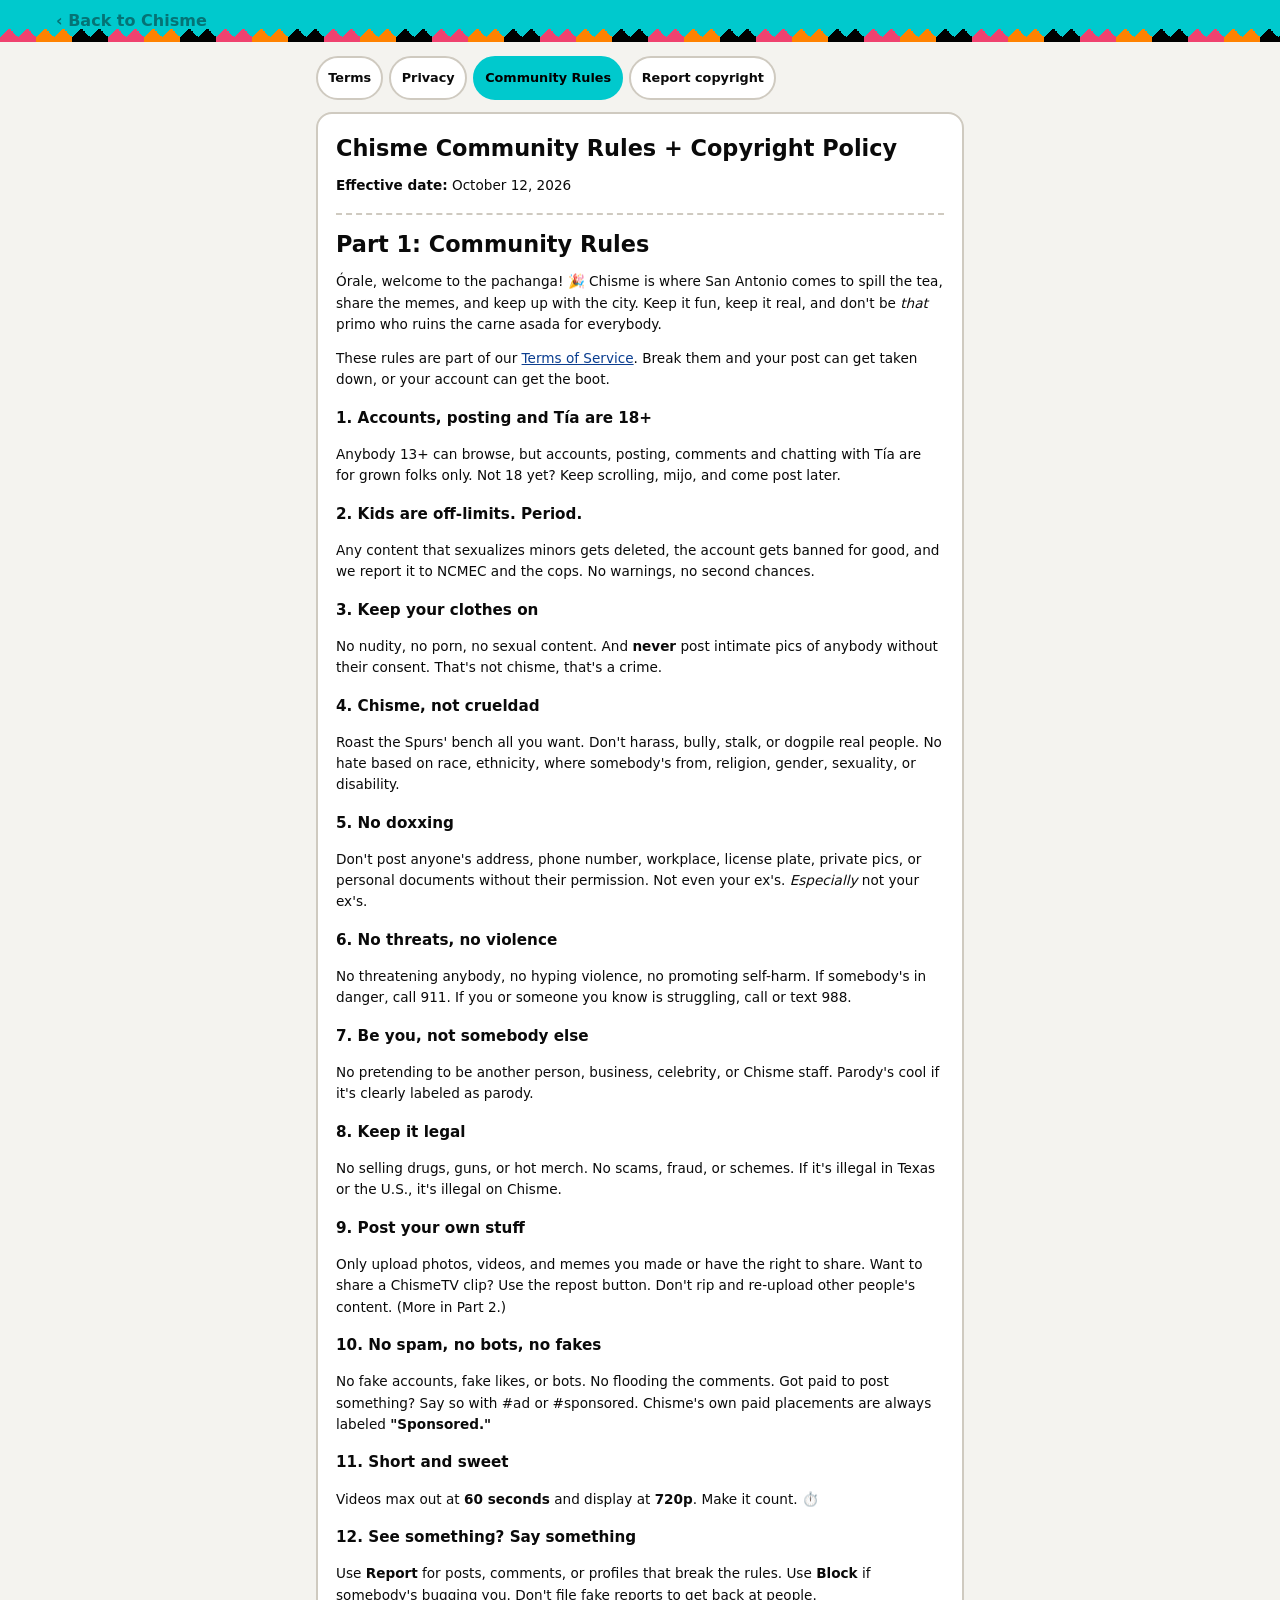
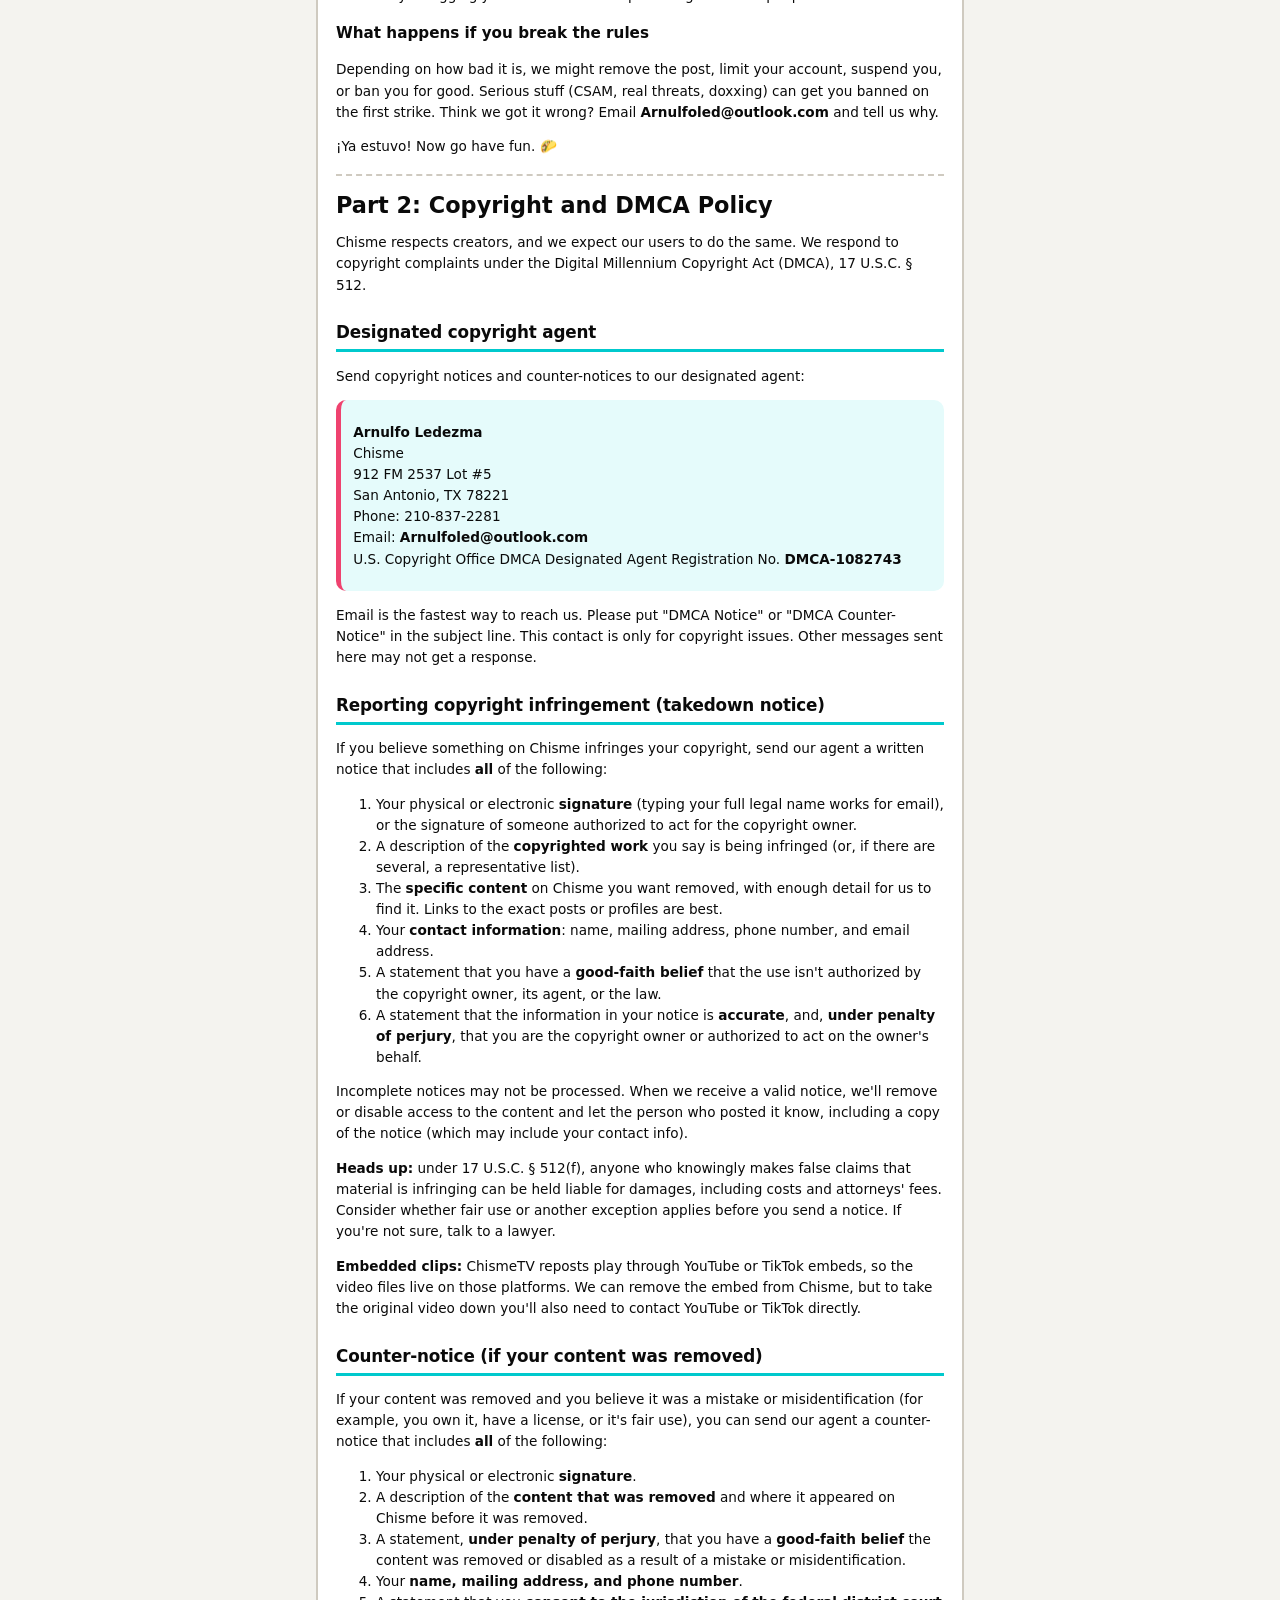
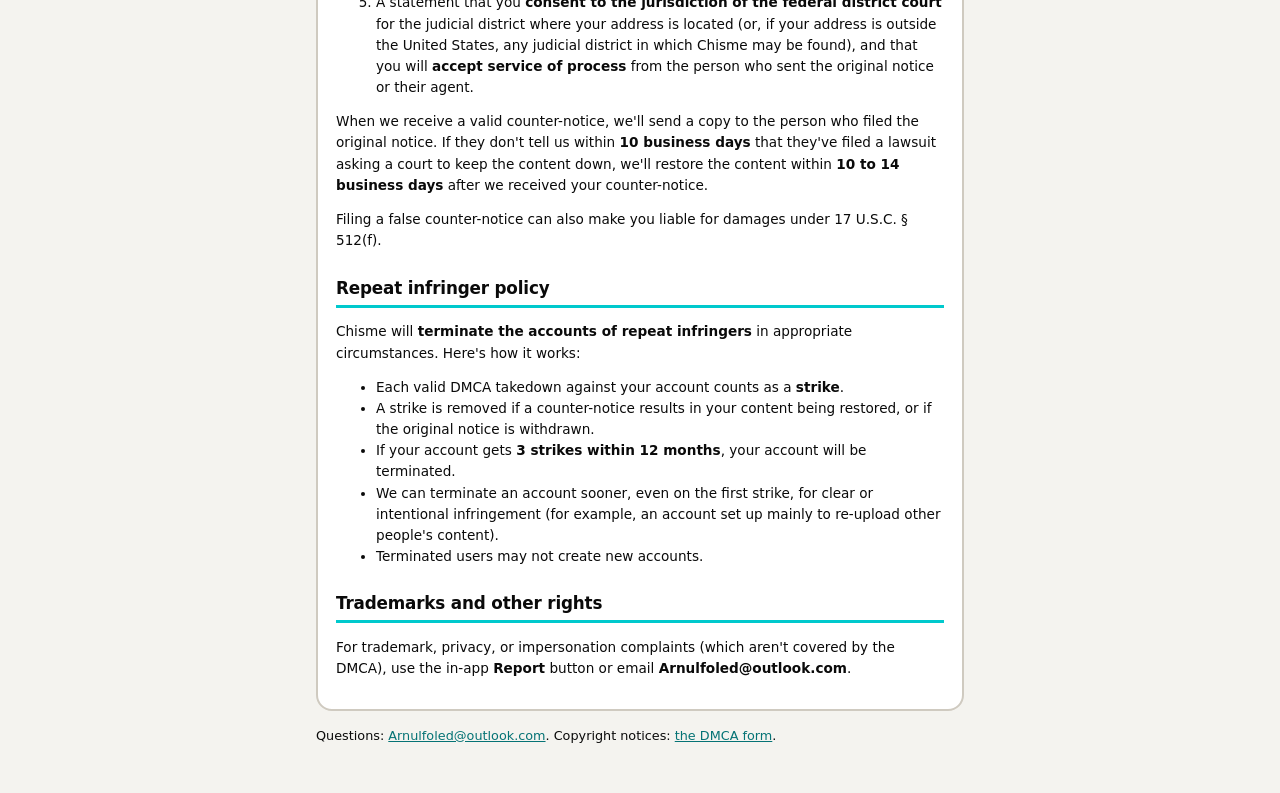
<file: static/legal/community-rules.html>
<!doctype html>
<html lang="en">
<head>
<meta charset="utf-8">
<meta name="viewport" content="width=device-width, initial-scale=1, viewport-fit=cover">
<meta name="theme-color" content="#00C9CD">
<title>Community Rules and Copyright Policy · Chisme</title>
<meta name="robots" content="index,follow">
<link rel="icon" href="/static/icons/favicon.ico" sizes="any">
<link rel="stylesheet" href="/static/style.css">
<link rel="stylesheet" href="/static/social.css">
</head>
<body class="sx sx-plain sx-legal">
<header class="topbar sx-modbar"><div class="wrap"><a href="/" class="sx-modlink">‹ Back to Chisme</a></div><div class="picado" aria-hidden="true"></div></header>
<main class="wrap">
<nav class="sx-legal-nav" aria-label="Chisme legal pages"><a href="/terms">Terms</a><a href="/privacy">Privacy</a><a href="/community-rules" aria-current="page">Community Rules</a><a href="/dmca">Report copyright</a></nav>
<article class="card sx-legal-body">
<!-- NOT LEGAL ADVICE. This is a plain-English draft. Have a licensed Texas attorney review before launch. -->

<h1>Chisme Community Rules + Copyright Policy</h1>
<p><strong>Effective date:</strong> October 12, 2026</p>
<hr>
<h1>Part 1: Community Rules</h1>
<p>Órale, welcome to the pachanga! 🎉 Chisme is where San Antonio comes to spill the tea, share the memes, and keep up with the city. Keep it fun, keep it real, and don't be <em>that</em> primo who ruins the carne asada for everybody.</p>
<p>These rules are part of our <a href="/terms">Terms of Service</a>. Break them and your post can get taken down, or your account can get the boot.</p>
<h3>1. Accounts, posting and Tía are 18+</h3>
<p>Anybody 13+ can browse, but accounts, posting, comments and chatting with Tía are for grown folks only. Not 18 yet? Keep scrolling, mijo, and come post later.</p>
<h3>2. Kids are off-limits. Period.</h3>
<p>Any content that sexualizes minors gets deleted, the account gets banned for good, and we report it to NCMEC and the cops. No warnings, no second chances.</p>
<h3>3. Keep your clothes on</h3>
<p>No nudity, no porn, no sexual content. And <strong>never</strong> post intimate pics of anybody without their consent. That's not chisme, that's a crime.</p>
<h3>4. Chisme, not crueldad</h3>
<p>Roast the Spurs' bench all you want. Don't harass, bully, stalk, or dogpile real people. No hate based on race, ethnicity, where somebody's from, religion, gender, sexuality, or disability.</p>
<h3>5. No doxxing</h3>
<p>Don't post anyone's address, phone number, workplace, license plate, private pics, or personal documents without their permission. Not even your ex's. <em>Especially</em> not your ex's.</p>
<h3>6. No threats, no violence</h3>
<p>No threatening anybody, no hyping violence, no promoting self-harm. If somebody's in danger, call 911. If you or someone you know is struggling, call or text 988.</p>
<h3>7. Be you, not somebody else</h3>
<p>No pretending to be another person, business, celebrity, or Chisme staff. Parody's cool if it's clearly labeled as parody.</p>
<h3>8. Keep it legal</h3>
<p>No selling drugs, guns, or hot merch. No scams, fraud, or schemes. If it's illegal in Texas or the U.S., it's illegal on Chisme.</p>
<h3>9. Post your own stuff</h3>
<p>Only upload photos, videos, and memes you made or have the right to share. Want to share a ChismeTV clip? Use the repost button. Don't rip and re-upload other people's content. (More in Part 2.)</p>
<h3>10. No spam, no bots, no fakes</h3>
<p>No fake accounts, fake likes, or bots. No flooding the comments. Got paid to post something? Say so with #ad or #sponsored. Chisme's own paid placements are always labeled <strong>"Sponsored."</strong></p>
<h3>11. Short and sweet</h3>
<p>Videos max out at <strong>60 seconds</strong> and display at <strong>720p</strong>. Make it count. ⏱️</p>
<h3>12. See something? Say something</h3>
<p>Use <strong>Report</strong> for posts, comments, or profiles that break the rules. Use <strong>Block</strong> if somebody's bugging you. Don't file fake reports to get back at people.</p>
<h3>What happens if you break the rules</h3>
<p>Depending on how bad it is, we might remove the post, limit your account, suspend you, or ban you for good. Serious stuff (CSAM, real threats, doxxing) can get you banned on the first strike. Think we got it wrong? Email <strong>Arnulfoled@outlook.com</strong> and tell us why.</p>
<p>¡Ya estuvo! Now go have fun. 🌮</p>
<hr>
<h1>Part 2: Copyright and DMCA Policy</h1>
<p>Chisme respects creators, and we expect our users to do the same. We respond to copyright complaints under the Digital Millennium Copyright Act (DMCA), 17 U.S.C. § 512.</p>
<h2>Designated copyright agent</h2>
<p>Send copyright notices and counter-notices to our designated agent:</p>
<blockquote>
<p><strong>Arnulfo Ledezma</strong><br>
Chisme<br>
912 FM 2537 Lot #5<br>
San Antonio, TX 78221<br>
Phone: 210-837-2281<br>
Email: <strong>Arnulfoled@outlook.com</strong><br>
U.S. Copyright Office DMCA Designated Agent Registration No. <strong>DMCA-1082743</strong></p>
</blockquote>
<p>Email is the fastest way to reach us. Please put "DMCA Notice" or "DMCA Counter-Notice" in the subject line. This contact is only for copyright issues. Other messages sent here may not get a response.</p>
<h2>Reporting copyright infringement (takedown notice)</h2>
<p>If you believe something on Chisme infringes your copyright, send our agent a written notice that includes <strong>all</strong> of the following:</p>
<ol>
<li>Your physical or electronic <strong>signature</strong> (typing your full legal name works for email), or the signature of someone authorized to act for the copyright owner.</li>
<li>A description of the <strong>copyrighted work</strong> you say is being infringed (or, if there are several, a representative list).</li>
<li>The <strong>specific content</strong> on Chisme you want removed, with enough detail for us to find it. Links to the exact posts or profiles are best.</li>
<li>Your <strong>contact information</strong>: name, mailing address, phone number, and email address.</li>
<li>A statement that you have a <strong>good-faith belief</strong> that the use isn't authorized by the copyright owner, its agent, or the law.</li>
<li>A statement that the information in your notice is <strong>accurate</strong>, and, <strong>under penalty of perjury</strong>, that you are the copyright owner or authorized to act on the owner's behalf.</li>
</ol>
<p>Incomplete notices may not be processed. When we receive a valid notice, we'll remove or disable access to the content and let the person who posted it know, including a copy of the notice (which may include your contact info).</p>
<p><strong>Heads up:</strong> under 17 U.S.C. § 512(f), anyone who knowingly makes false claims that material is infringing can be held liable for damages, including costs and attorneys' fees. Consider whether fair use or another exception applies before you send a notice. If you're not sure, talk to a lawyer.</p>
<p><strong>Embedded clips:</strong> ChismeTV reposts play through YouTube or TikTok embeds, so the video files live on those platforms. We can remove the embed from Chisme, but to take the original video down you'll also need to contact YouTube or TikTok directly.</p>
<h2>Counter-notice (if your content was removed)</h2>
<p>If your content was removed and you believe it was a mistake or misidentification (for example, you own it, have a license, or it's fair use), you can send our agent a counter-notice that includes <strong>all</strong> of the following:</p>
<ol>
<li>Your physical or electronic <strong>signature</strong>.</li>
<li>A description of the <strong>content that was removed</strong> and where it appeared on Chisme before it was removed.</li>
<li>A statement, <strong>under penalty of perjury</strong>, that you have a <strong>good-faith belief</strong> the content was removed or disabled as a result of a mistake or misidentification.</li>
<li>Your <strong>name, mailing address, and phone number</strong>.</li>
<li>A statement that you <strong>consent to the jurisdiction of the federal district court</strong> for the judicial district where your address is located (or, if your address is outside the United States, any judicial district in which Chisme may be found), and that you will <strong>accept service of process</strong> from the person who sent the original notice or their agent.</li>
</ol>
<p>When we receive a valid counter-notice, we'll send a copy to the person who filed the original notice. If they don't tell us within <strong>10 business days</strong> that they've filed a lawsuit asking a court to keep the content down, we'll restore the content within <strong>10 to 14 business days</strong> after we received your counter-notice.</p>
<p>Filing a false counter-notice can also make you liable for damages under 17 U.S.C. § 512(f).</p>
<h2>Repeat infringer policy</h2>
<p>Chisme will <strong>terminate the accounts of repeat infringers</strong> in appropriate circumstances. Here's how it works:</p>
<ul>
<li>Each valid DMCA takedown against your account counts as a <strong>strike</strong>.</li>
<li>A strike is removed if a counter-notice results in your content being restored, or if the original notice is withdrawn.</li>
<li>If your account gets <strong>3 strikes within 12 months</strong>, your account will be terminated.</li>
<li>We can terminate an account sooner, even on the first strike, for clear or intentional infringement (for example, an account set up mainly to re-upload other people's content).</li>
<li>Terminated users may not create new accounts.</li>
</ul>
<h2>Trademarks and other rights</h2>
<p>For trademark, privacy, or impersonation complaints (which aren't covered by the DMCA), use the in-app <strong>Report</strong> button or email <strong>Arnulfoled@outlook.com</strong>.</p>
</article>
<footer class="sx-legal-foot"><p>Questions: <a href="mailto:Arnulfoled@outlook.com">Arnulfoled@outlook.com</a>. Copyright notices: <a href="/dmca">the DMCA form</a>.</p></footer>
</main>
</body>
</html>
</file>
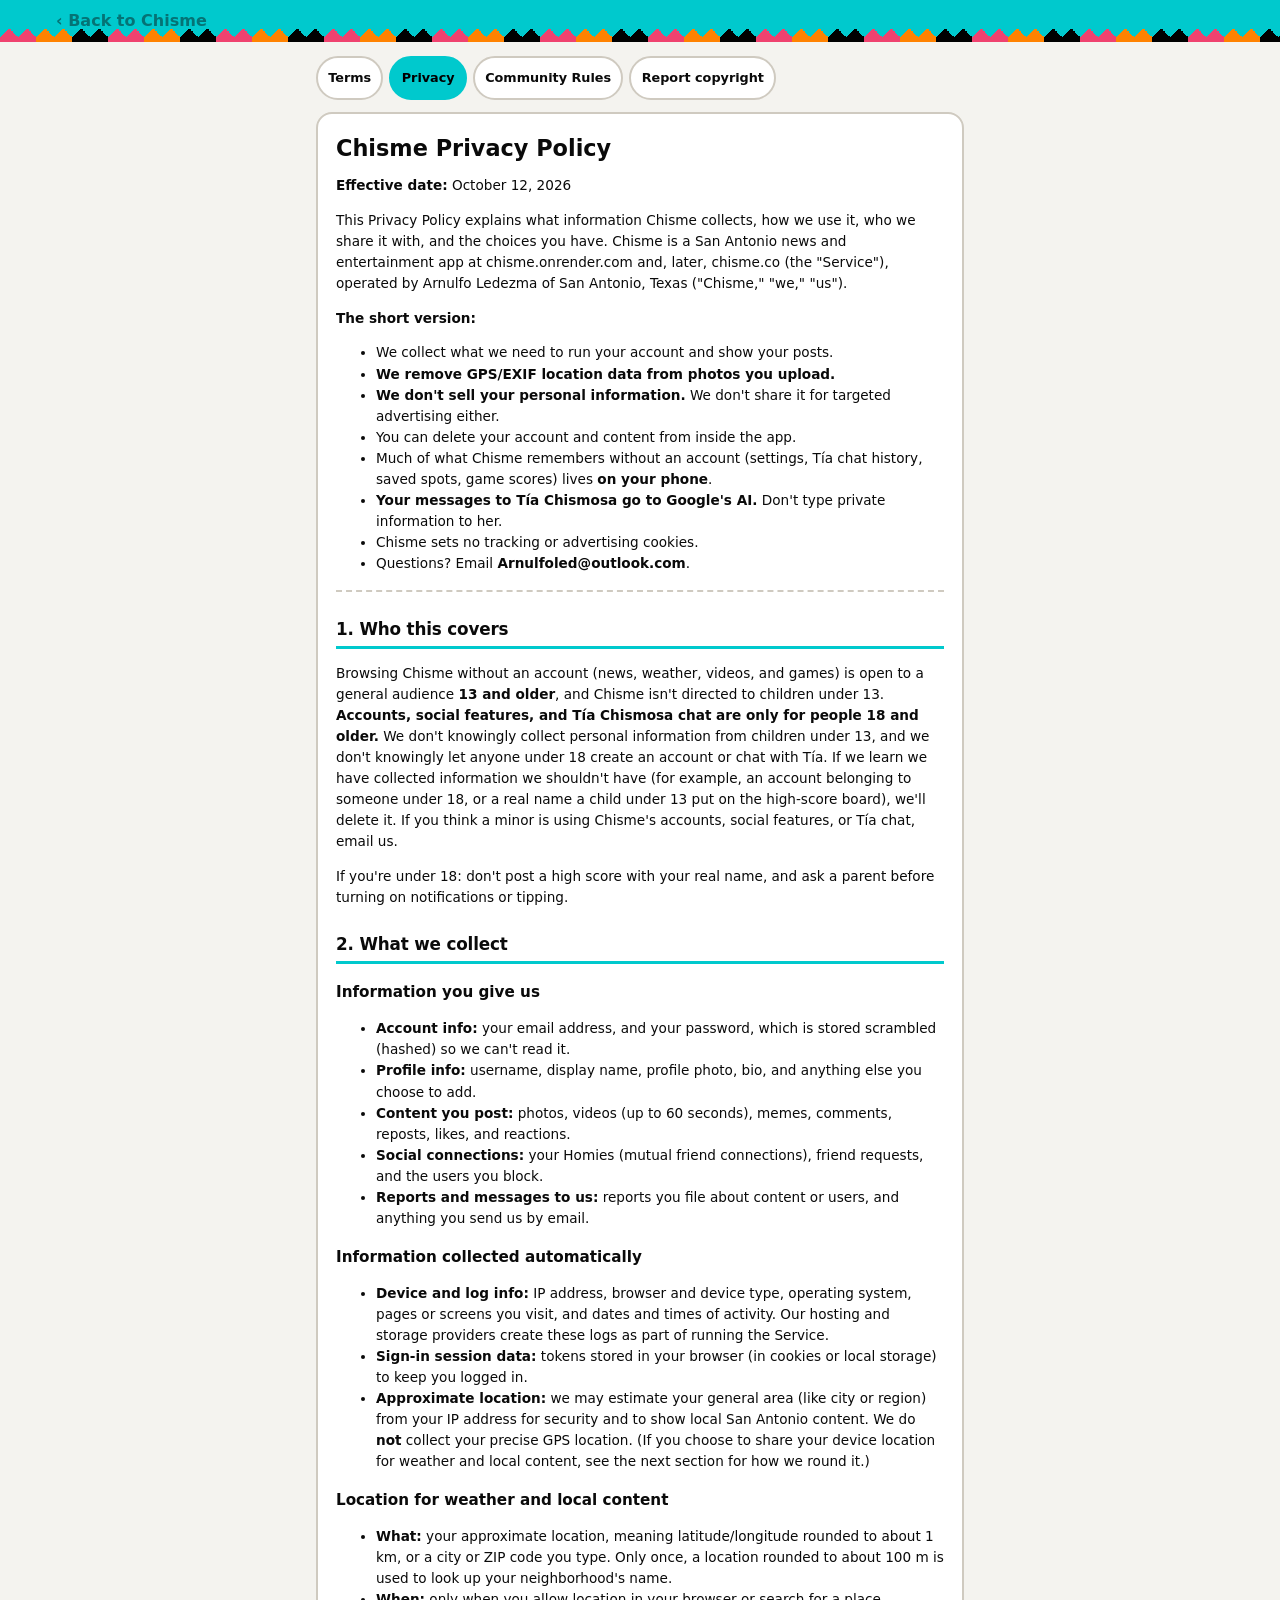
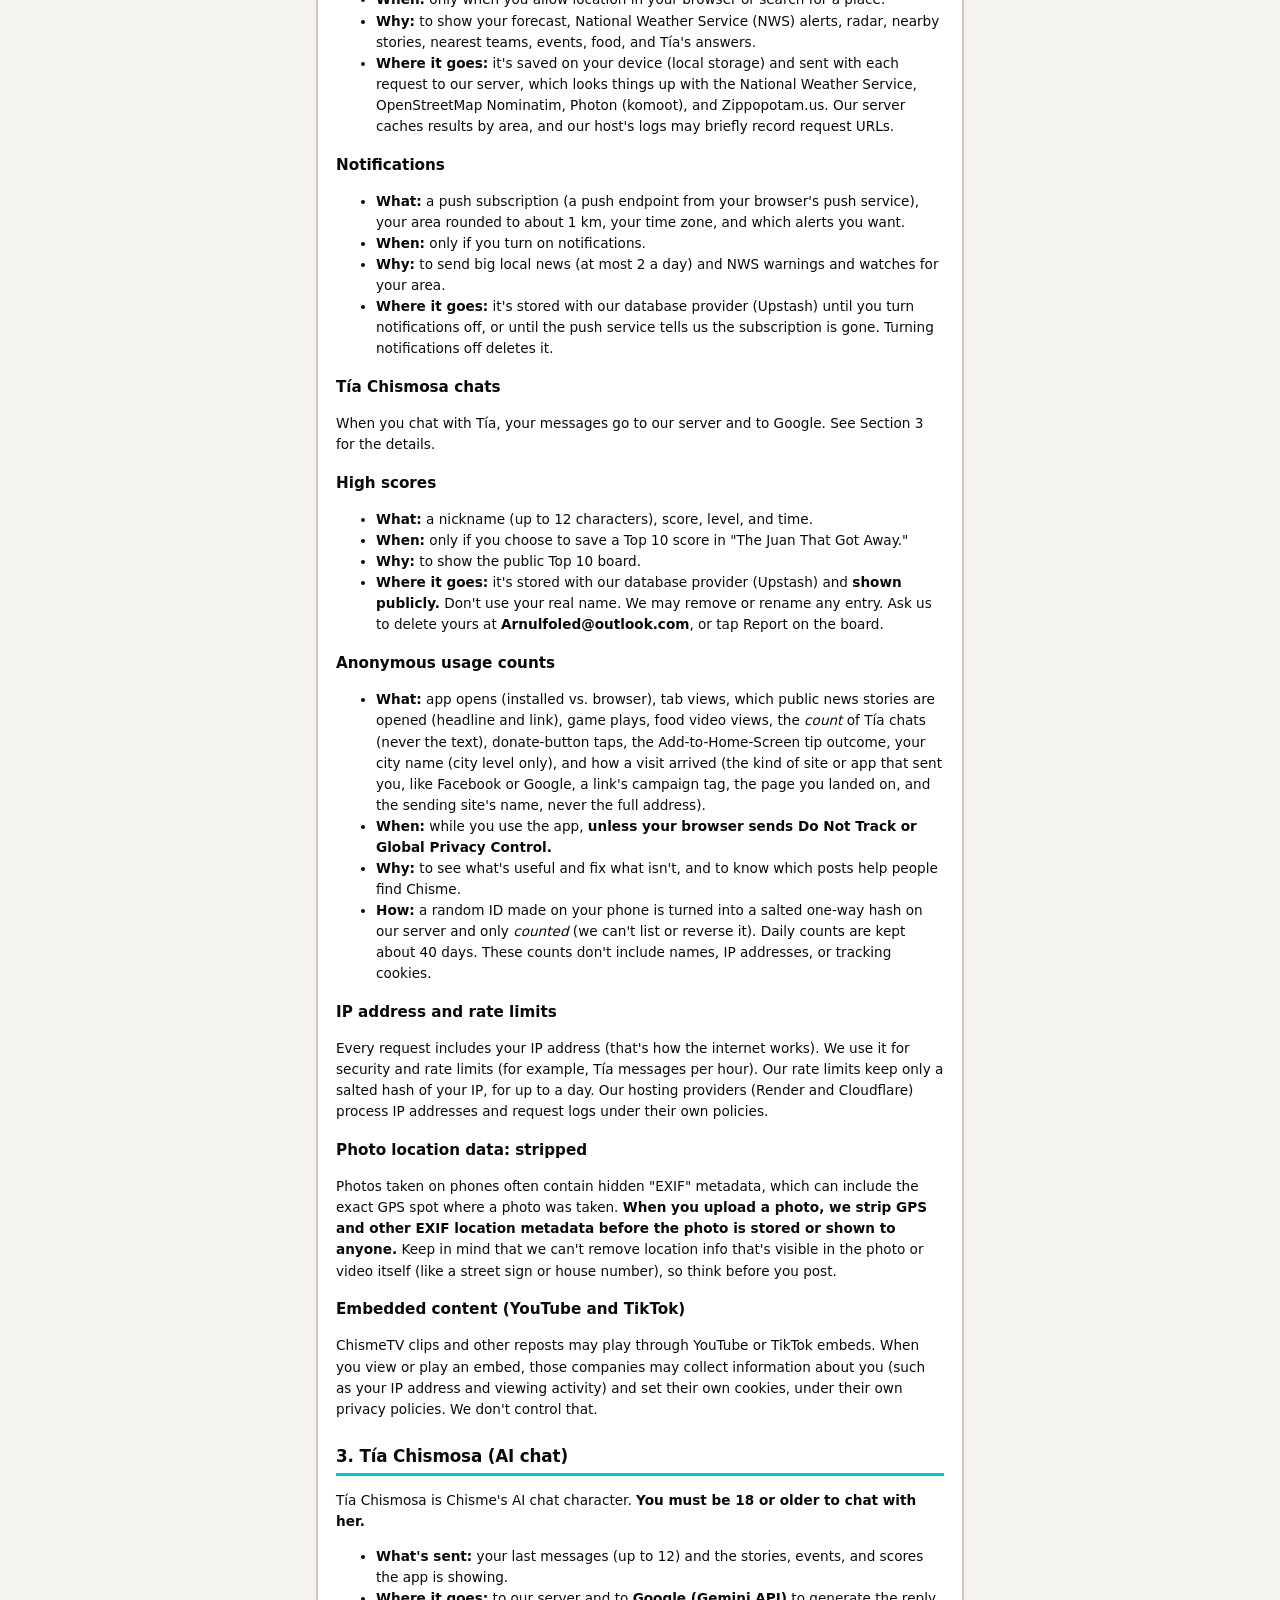
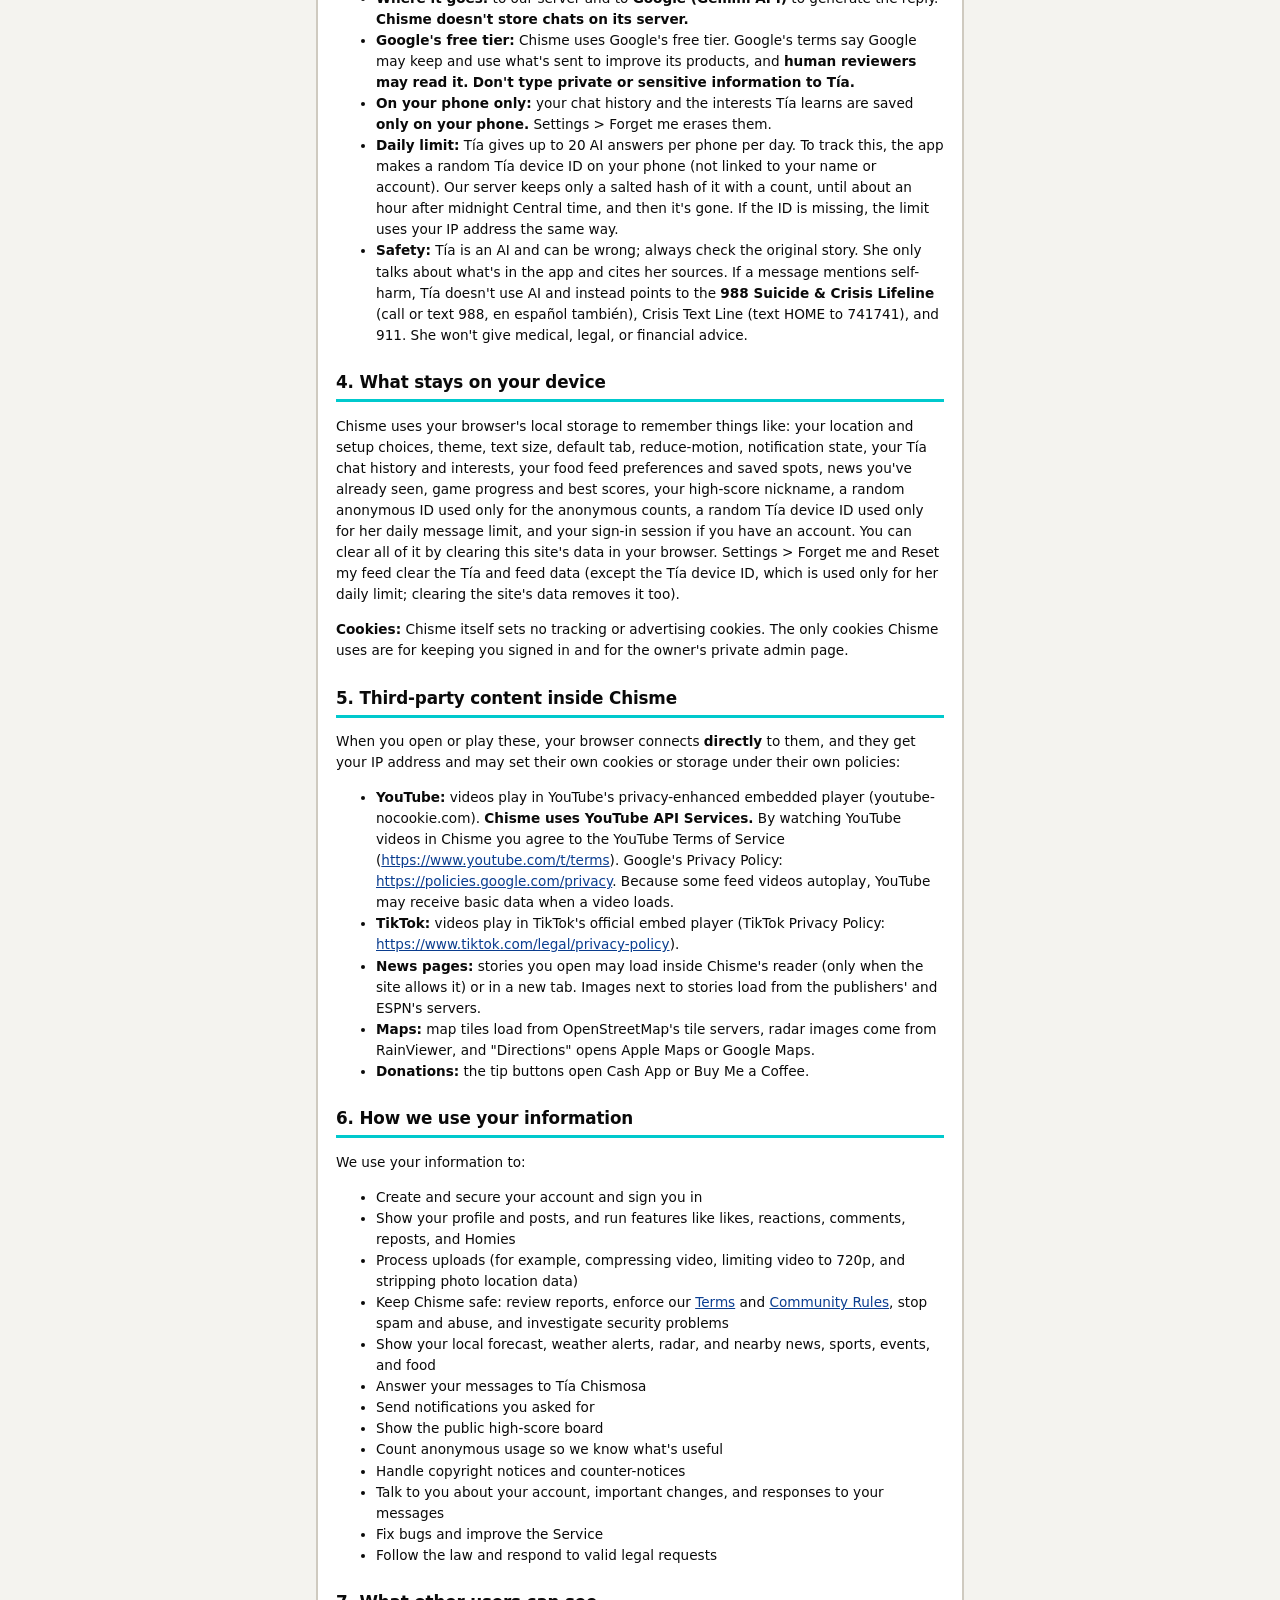
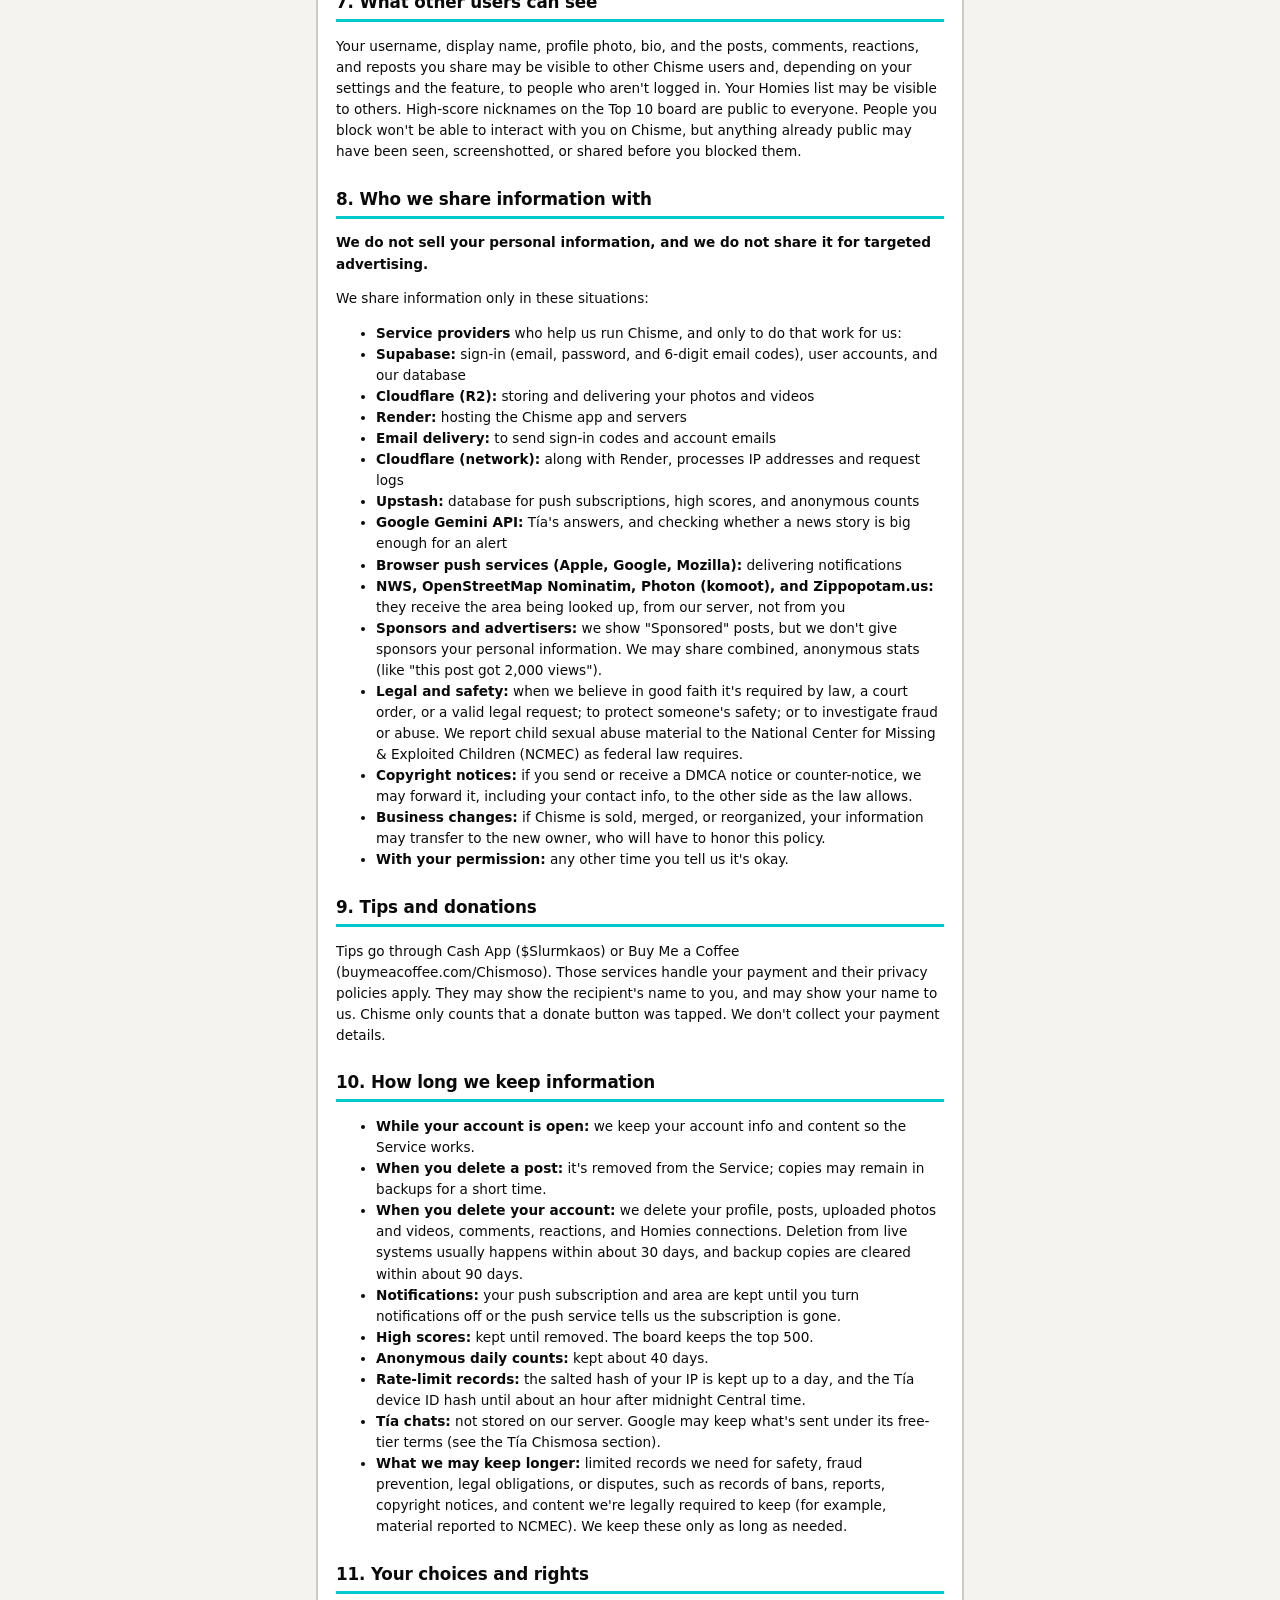
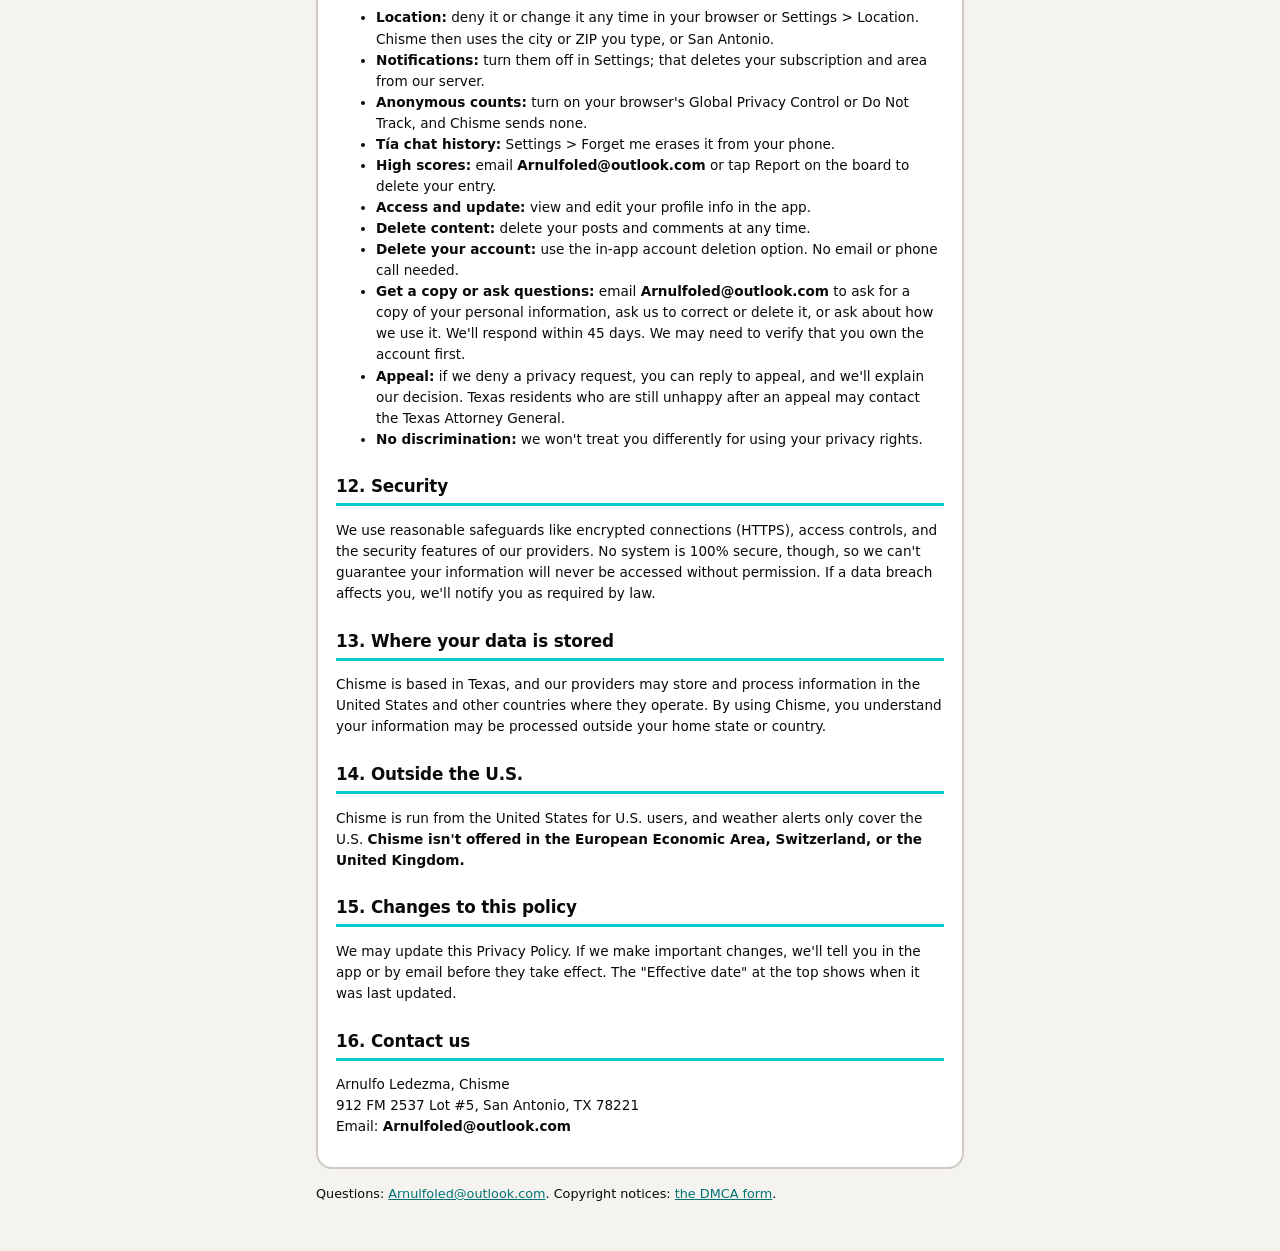
<file: static/legal/privacy.html>
<!doctype html>
<html lang="en">
<head>
<meta charset="utf-8">
<meta name="viewport" content="width=device-width, initial-scale=1, viewport-fit=cover">
<meta name="theme-color" content="#00C9CD">
<title>Privacy Policy · Chisme</title>
<meta name="robots" content="index,follow">
<link rel="icon" href="/static/icons/favicon.ico" sizes="any">
<link rel="stylesheet" href="/static/style.css">
<link rel="stylesheet" href="/static/social.css">
</head>
<body class="sx sx-plain sx-legal">
<header class="topbar sx-modbar"><div class="wrap"><a href="/" class="sx-modlink">‹ Back to Chisme</a></div><div class="picado" aria-hidden="true"></div></header>
<main class="wrap">
<nav class="sx-legal-nav" aria-label="Chisme legal pages"><a href="/terms">Terms</a><a href="/privacy" aria-current="page">Privacy</a><a href="/community-rules">Community Rules</a><a href="/dmca">Report copyright</a></nav>
<article class="card sx-legal-body">
<!-- NOT LEGAL ADVICE. This is a plain-English draft. Have a licensed Texas attorney review before launch. -->

<h1>Chisme Privacy Policy</h1>
<p><strong>Effective date:</strong> October 12, 2026</p>
<p>This Privacy Policy explains what information Chisme collects, how we use it, who we share it with, and the choices you have. Chisme is a San Antonio news and entertainment app at chisme.onrender.com and, later, chisme.co (the "Service"), operated by Arnulfo Ledezma of San Antonio, Texas ("Chisme," "we," "us").</p>
<p><strong>The short version:</strong></p>
<ul>
<li>We collect what we need to run your account and show your posts.</li>
<li><strong>We remove GPS/EXIF location data from photos you upload.</strong></li>
<li><strong>We don't sell your personal information.</strong> We don't share it for targeted advertising either.</li>
<li>You can delete your account and content from inside the app.</li>
<li>Much of what Chisme remembers without an account (settings, Tía chat history, saved spots, game scores) lives <strong>on your phone</strong>.</li>
<li><strong>Your messages to Tía Chismosa go to Google's AI.</strong> Don't type private information to her.</li>
<li>Chisme sets no tracking or advertising cookies.</li>
<li>Questions? Email <strong>Arnulfoled@outlook.com</strong>.</li>
</ul>
<hr>
<h2>1. Who this covers</h2>
<p>Browsing Chisme without an account (news, weather, videos, and games) is open to a general audience <strong>13 and older</strong>, and Chisme isn't directed to children under 13. <strong>Accounts, social features, and Tía Chismosa chat are only for people 18 and older.</strong> We don't knowingly collect personal information from children under 13, and we don't knowingly let anyone under 18 create an account or chat with Tía. If we learn we have collected information we shouldn't have (for example, an account belonging to someone under 18, or a real name a child under 13 put on the high-score board), we'll delete it. If you think a minor is using Chisme's accounts, social features, or Tía chat, email us.</p>
<p>If you're under 18: don't post a high score with your real name, and ask a parent before turning on notifications or tipping.</p>
<h2>2. What we collect</h2>
<h3>Information you give us</h3>
<ul>
<li><strong>Account info:</strong> your email address, and your password, which is stored scrambled (hashed) so we can't read it.</li>
<li><strong>Profile info:</strong> username, display name, profile photo, bio, and anything else you choose to add.</li>
<li><strong>Content you post:</strong> photos, videos (up to 60 seconds), memes, comments, reposts, likes, and reactions.</li>
<li><strong>Social connections:</strong> your Homies (mutual friend connections), friend requests, and the users you block.</li>
<li><strong>Reports and messages to us:</strong> reports you file about content or users, and anything you send us by email.</li>
</ul>
<h3>Information collected automatically</h3>
<ul>
<li><strong>Device and log info:</strong> IP address, browser and device type, operating system, pages or screens you visit, and dates and times of activity. Our hosting and storage providers create these logs as part of running the Service.</li>
<li><strong>Sign-in session data:</strong> tokens stored in your browser (in cookies or local storage) to keep you logged in.</li>
<li><strong>Approximate location:</strong> we may estimate your general area (like city or region) from your IP address for security and to show local San Antonio content. We do <strong>not</strong> collect your precise GPS location. (If you choose to share your device location for weather and local content, see the next section for how we round it.)</li>
</ul>
<h3>Location for weather and local content</h3>
<ul>
<li><strong>What:</strong> your approximate location, meaning latitude/longitude rounded to about 1 km, or a city or ZIP code you type. Only once, a location rounded to about 100 m is used to look up your neighborhood's name.</li>
<li><strong>When:</strong> only when you allow location in your browser or search for a place.</li>
<li><strong>Why:</strong> to show your forecast, National Weather Service (NWS) alerts, radar, nearby stories, nearest teams, events, food, and Tía's answers.</li>
<li><strong>Where it goes:</strong> it's saved on your device (local storage) and sent with each request to our server, which looks things up with the National Weather Service, OpenStreetMap Nominatim, Photon (komoot), and Zippopotam.us. Our server caches results by area, and our host's logs may briefly record request URLs.</li>
</ul>
<h3>Notifications</h3>
<ul>
<li><strong>What:</strong> a push subscription (a push endpoint from your browser's push service), your area rounded to about 1 km, your time zone, and which alerts you want.</li>
<li><strong>When:</strong> only if you turn on notifications.</li>
<li><strong>Why:</strong> to send big local news (at most 2 a day) and NWS warnings and watches for your area.</li>
<li><strong>Where it goes:</strong> it's stored with our database provider (Upstash) until you turn notifications off, or until the push service tells us the subscription is gone. Turning notifications off deletes it.</li>
</ul>
<h3>Tía Chismosa chats</h3>
<p>When you chat with Tía, your messages go to our server and to Google. See Section 3 for the details.</p>
<h3>High scores</h3>
<ul>
<li><strong>What:</strong> a nickname (up to 12 characters), score, level, and time.</li>
<li><strong>When:</strong> only if you choose to save a Top 10 score in "The Juan That Got Away."</li>
<li><strong>Why:</strong> to show the public Top 10 board.</li>
<li><strong>Where it goes:</strong> it's stored with our database provider (Upstash) and <strong>shown publicly.</strong> Don't use your real name. We may remove or rename any entry. Ask us to delete yours at <strong>Arnulfoled@outlook.com</strong>, or tap Report on the board.</li>
</ul>
<h3>Anonymous usage counts</h3>
<ul>
<li><strong>What:</strong> app opens (installed vs. browser), tab views, which public news stories are opened (headline and link), game plays, food video views, the <em>count</em> of Tía chats (never the text), donate-button taps, the Add-to-Home-Screen tip outcome, your city name (city level only), and how a visit arrived (the kind of site or app that sent you, like Facebook or Google, a link's campaign tag, the page you landed on, and the sending site's name, never the full address).</li>
<li><strong>When:</strong> while you use the app, <strong>unless your browser sends Do Not Track or Global Privacy Control.</strong></li>
<li><strong>Why:</strong> to see what's useful and fix what isn't, and to know which posts help people find Chisme.</li>
<li><strong>How:</strong> a random ID made on your phone is turned into a salted one-way hash on our server and only <em>counted</em> (we can't list or reverse it). Daily counts are kept about 40 days. These counts don't include names, IP addresses, or tracking cookies.</li>
</ul>
<h3>IP address and rate limits</h3>
<p>Every request includes your IP address (that's how the internet works). We use it for security and rate limits (for example, Tía messages per hour). Our rate limits keep only a salted hash of your IP, for up to a day. Our hosting providers (Render and Cloudflare) process IP addresses and request logs under their own policies.</p>
<h3>Photo location data: stripped</h3>
<p>Photos taken on phones often contain hidden "EXIF" metadata, which can include the exact GPS spot where a photo was taken. <strong>When you upload a photo, we strip GPS and other EXIF location metadata before the photo is stored or shown to anyone.</strong> Keep in mind that we can't remove location info that's visible in the photo or video itself (like a street sign or house number), so think before you post.</p>
<h3>Embedded content (YouTube and TikTok)</h3>
<p>ChismeTV clips and other reposts may play through YouTube or TikTok embeds. When you view or play an embed, those companies may collect information about you (such as your IP address and viewing activity) and set their own cookies, under their own privacy policies. We don't control that.</p>
<h2>3. Tía Chismosa (AI chat)</h2>
<p>Tía Chismosa is Chisme's AI chat character. <strong>You must be 18 or older to chat with her.</strong></p>
<ul>
<li><strong>What's sent:</strong> your last messages (up to 12) and the stories, events, and scores the app is showing.</li>
<li><strong>Where it goes:</strong> to our server and to <strong>Google (Gemini API)</strong> to generate the reply. <strong>Chisme doesn't store chats on its server.</strong></li>
<li><strong>Google's free tier:</strong> Chisme uses Google's free tier. Google's terms say Google may keep and use what's sent to improve its products, and <strong>human reviewers may read it.</strong> <strong>Don't type private or sensitive information to Tía.</strong></li>
<li><strong>On your phone only:</strong> your chat history and the interests Tía learns are saved <strong>only on your phone.</strong> Settings &gt; Forget me erases them.</li>
<li><strong>Daily limit:</strong> Tía gives up to 20 AI answers per phone per day. To track this, the app makes a random Tía device ID on your phone (not linked to your name or account). Our server keeps only a salted hash of it with a count, until about an hour after midnight Central time, and then it's gone. If the ID is missing, the limit uses your IP address the same way.</li>
<li><strong>Safety:</strong> Tía is an AI and can be wrong; always check the original story. She only talks about what's in the app and cites her sources. If a message mentions self-harm, Tía doesn't use AI and instead points to the <strong>988 Suicide &amp; Crisis Lifeline</strong> (call or text 988, en español también), Crisis Text Line (text HOME to 741741), and 911. She won't give medical, legal, or financial advice.</li>
</ul>
<h2>4. What stays on your device</h2>
<p>Chisme uses your browser's local storage to remember things like: your location and setup choices, theme, text size, default tab, reduce-motion, notification state, your Tía chat history and interests, your food feed preferences and saved spots, news you've already seen, game progress and best scores, your high-score nickname, a random anonymous ID used only for the anonymous counts, a random Tía device ID used only for her daily message limit, and your sign-in session if you have an account. You can clear all of it by clearing this site's data in your browser. Settings &gt; Forget me and Reset my feed clear the Tía and feed data (except the Tía device ID, which is used only for her daily limit; clearing the site's data removes it too).</p>
<p><strong>Cookies:</strong> Chisme itself sets no tracking or advertising cookies. The only cookies Chisme uses are for keeping you signed in and for the owner's private admin page.</p>
<h2>5. Third-party content inside Chisme</h2>
<p>When you open or play these, your browser connects <strong>directly</strong> to them, and they get your IP address and may set their own cookies or storage under their own policies:</p>
<ul>
<li><strong>YouTube:</strong> videos play in YouTube's privacy-enhanced embedded player (youtube-nocookie.com). <strong>Chisme uses YouTube API Services.</strong> By watching YouTube videos in Chisme you agree to the YouTube Terms of Service (<a href="https://www.youtube.com/t/terms">https://www.youtube.com/t/terms</a>). Google's Privacy Policy: <a href="https://policies.google.com/privacy">https://policies.google.com/privacy</a>. Because some feed videos autoplay, YouTube may receive basic data when a video loads.</li>
<li><strong>TikTok:</strong> videos play in TikTok's official embed player (TikTok Privacy Policy: <a href="https://www.tiktok.com/legal/privacy-policy">https://www.tiktok.com/legal/privacy-policy</a>).</li>
<li><strong>News pages:</strong> stories you open may load inside Chisme's reader (only when the site allows it) or in a new tab. Images next to stories load from the publishers' and ESPN's servers.</li>
<li><strong>Maps:</strong> map tiles load from OpenStreetMap's tile servers, radar images come from RainViewer, and "Directions" opens Apple Maps or Google Maps.</li>
<li><strong>Donations:</strong> the tip buttons open Cash App or Buy Me a Coffee.</li>
</ul>
<h2>6. How we use your information</h2>
<p>We use your information to:</p>
<ul>
<li>Create and secure your account and sign you in</li>
<li>Show your profile and posts, and run features like likes, reactions, comments, reposts, and Homies</li>
<li>Process uploads (for example, compressing video, limiting video to 720p, and stripping photo location data)</li>
<li>Keep Chisme safe: review reports, enforce our <a href="/terms">Terms</a> and <a href="/community-rules">Community Rules</a>, stop spam and abuse, and investigate security problems</li>
<li>Show your local forecast, weather alerts, radar, and nearby news, sports, events, and food</li>
<li>Answer your messages to Tía Chismosa</li>
<li>Send notifications you asked for</li>
<li>Show the public high-score board</li>
<li>Count anonymous usage so we know what's useful</li>
<li>Handle copyright notices and counter-notices</li>
<li>Talk to you about your account, important changes, and responses to your messages</li>
<li>Fix bugs and improve the Service</li>
<li>Follow the law and respond to valid legal requests</li>
</ul>
<h2>7. What other users can see</h2>
<p>Your username, display name, profile photo, bio, and the posts, comments, reactions, and reposts you share may be visible to other Chisme users and, depending on your settings and the feature, to people who aren't logged in. Your Homies list may be visible to others. High-score nicknames on the Top 10 board are public to everyone. People you block won't be able to interact with you on Chisme, but anything already public may have been seen, screenshotted, or shared before you blocked them.</p>
<h2>8. Who we share information with</h2>
<p><strong>We do not sell your personal information, and we do not share it for targeted advertising.</strong></p>
<p>We share information only in these situations:</p>
<ul>
<li><strong>Service providers</strong> who help us run Chisme, and only to do that work for us:</li>
<li><strong>Supabase:</strong> sign-in (email, password, and 6-digit email codes), user accounts, and our database</li>
<li><strong>Cloudflare (R2):</strong> storing and delivering your photos and videos</li>
<li><strong>Render:</strong> hosting the Chisme app and servers</li>
<li><strong>Email delivery:</strong> to send sign-in codes and account emails</li>
<li><strong>Cloudflare (network):</strong> along with Render, processes IP addresses and request logs</li>
<li><strong>Upstash:</strong> database for push subscriptions, high scores, and anonymous counts</li>
<li><strong>Google Gemini API:</strong> Tía's answers, and checking whether a news story is big enough for an alert</li>
<li><strong>Browser push services (Apple, Google, Mozilla):</strong> delivering notifications</li>
<li><strong>NWS, OpenStreetMap Nominatim, Photon (komoot), and Zippopotam.us:</strong> they receive the area being looked up, from our server, not from you</li>
<li><strong>Sponsors and advertisers:</strong> we show "Sponsored" posts, but we don't give sponsors your personal information. We may share combined, anonymous stats (like "this post got 2,000 views").</li>
<li><strong>Legal and safety:</strong> when we believe in good faith it's required by law, a court order, or a valid legal request; to protect someone's safety; or to investigate fraud or abuse. We report child sexual abuse material to the National Center for Missing &amp; Exploited Children (NCMEC) as federal law requires.</li>
<li><strong>Copyright notices:</strong> if you send or receive a DMCA notice or counter-notice, we may forward it, including your contact info, to the other side as the law allows.</li>
<li><strong>Business changes:</strong> if Chisme is sold, merged, or reorganized, your information may transfer to the new owner, who will have to honor this policy.</li>
<li><strong>With your permission:</strong> any other time you tell us it's okay.</li>
</ul>
<h2>9. Tips and donations</h2>
<p>Tips go through Cash App ($Slurmkaos) or Buy Me a Coffee (buymeacoffee.com/Chismoso). Those services handle your payment and their privacy policies apply. They may show the recipient's name to you, and may show your name to us. Chisme only counts that a donate button was tapped. We don't collect your payment details.</p>
<h2>10. How long we keep information</h2>
<ul>
<li><strong>While your account is open:</strong> we keep your account info and content so the Service works.</li>
<li><strong>When you delete a post:</strong> it's removed from the Service; copies may remain in backups for a short time.</li>
<li><strong>When you delete your account:</strong> we delete your profile, posts, uploaded photos and videos, comments, reactions, and Homies connections. Deletion from live systems usually happens within about 30 days, and backup copies are cleared within about 90 days.</li>
<li><strong>Notifications:</strong> your push subscription and area are kept until you turn notifications off or the push service tells us the subscription is gone.</li>
<li><strong>High scores:</strong> kept until removed. The board keeps the top 500.</li>
<li><strong>Anonymous daily counts:</strong> kept about 40 days.</li>
<li><strong>Rate-limit records:</strong> the salted hash of your IP is kept up to a day, and the Tía device ID hash until about an hour after midnight Central time.</li>
<li><strong>Tía chats:</strong> not stored on our server. Google may keep what's sent under its free-tier terms (see the Tía Chismosa section).</li>
<li><strong>What we may keep longer:</strong> limited records we need for safety, fraud prevention, legal obligations, or disputes, such as records of bans, reports, copyright notices, and content we're legally required to keep (for example, material reported to NCMEC). We keep these only as long as needed.</li>
</ul>
<h2>11. Your choices and rights</h2>
<ul>
<li><strong>Location:</strong> deny it or change it any time in your browser or Settings &gt; Location. Chisme then uses the city or ZIP you type, or San Antonio.</li>
<li><strong>Notifications:</strong> turn them off in Settings; that deletes your subscription and area from our server.</li>
<li><strong>Anonymous counts:</strong> turn on your browser's Global Privacy Control or Do Not Track, and Chisme sends none.</li>
<li><strong>Tía chat history:</strong> Settings &gt; Forget me erases it from your phone.</li>
<li><strong>High scores:</strong> email <strong>Arnulfoled@outlook.com</strong> or tap Report on the board to delete your entry.</li>
<li><strong>Access and update:</strong> view and edit your profile info in the app.</li>
<li><strong>Delete content:</strong> delete your posts and comments at any time.</li>
<li><strong>Delete your account:</strong> use the in-app account deletion option. No email or phone call needed.</li>
<li><strong>Get a copy or ask questions:</strong> email <strong>Arnulfoled@outlook.com</strong> to ask for a copy of your personal information, ask us to correct or delete it, or ask about how we use it. We'll respond within 45 days. We may need to verify that you own the account first.</li>
<li><strong>Appeal:</strong> if we deny a privacy request, you can reply to appeal, and we'll explain our decision. Texas residents who are still unhappy after an appeal may contact the Texas Attorney General.</li>
<li><strong>No discrimination:</strong> we won't treat you differently for using your privacy rights.</li>
</ul>
<h2>12. Security</h2>
<p>We use reasonable safeguards like encrypted connections (HTTPS), access controls, and the security features of our providers. No system is 100% secure, though, so we can't guarantee your information will never be accessed without permission. If a data breach affects you, we'll notify you as required by law.</p>
<h2>13. Where your data is stored</h2>
<p>Chisme is based in Texas, and our providers may store and process information in the United States and other countries where they operate. By using Chisme, you understand your information may be processed outside your home state or country.</p>
<h2>14. Outside the U.S.</h2>
<p>Chisme is run from the United States for U.S. users, and weather alerts only cover the U.S. <strong>Chisme isn't offered in the European Economic Area, Switzerland, or the United Kingdom.</strong></p>
<h2>15. Changes to this policy</h2>
<p>We may update this Privacy Policy. If we make important changes, we'll tell you in the app or by email before they take effect. The "Effective date" at the top shows when it was last updated.</p>
<h2>16. Contact us</h2>
<p>Arnulfo Ledezma, Chisme<br>
912 FM 2537 Lot #5, San Antonio, TX 78221<br>
Email: <strong>Arnulfoled@outlook.com</strong></p>
</article>
<footer class="sx-legal-foot"><p>Questions: <a href="mailto:Arnulfoled@outlook.com">Arnulfoled@outlook.com</a>. Copyright notices: <a href="/dmca">the DMCA form</a>.</p></footer>
</main>
</body>
</html>
</file>
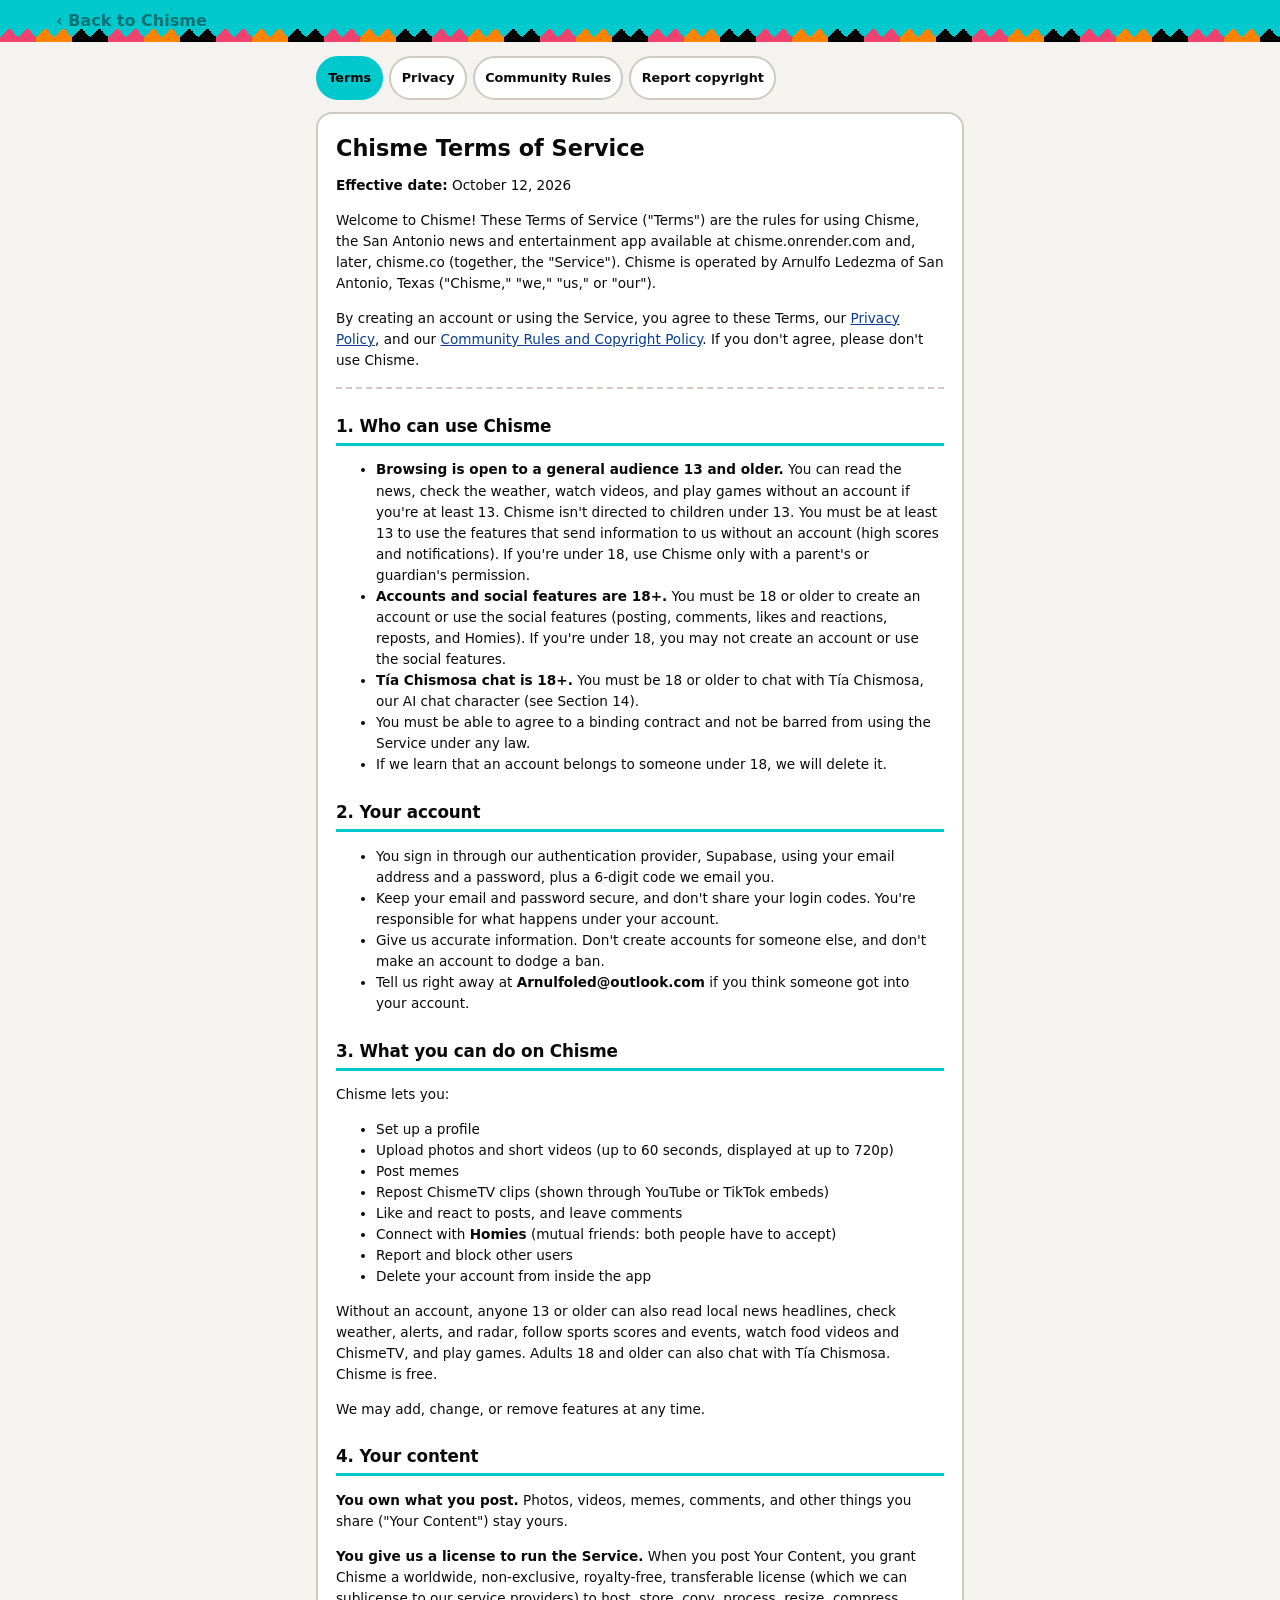
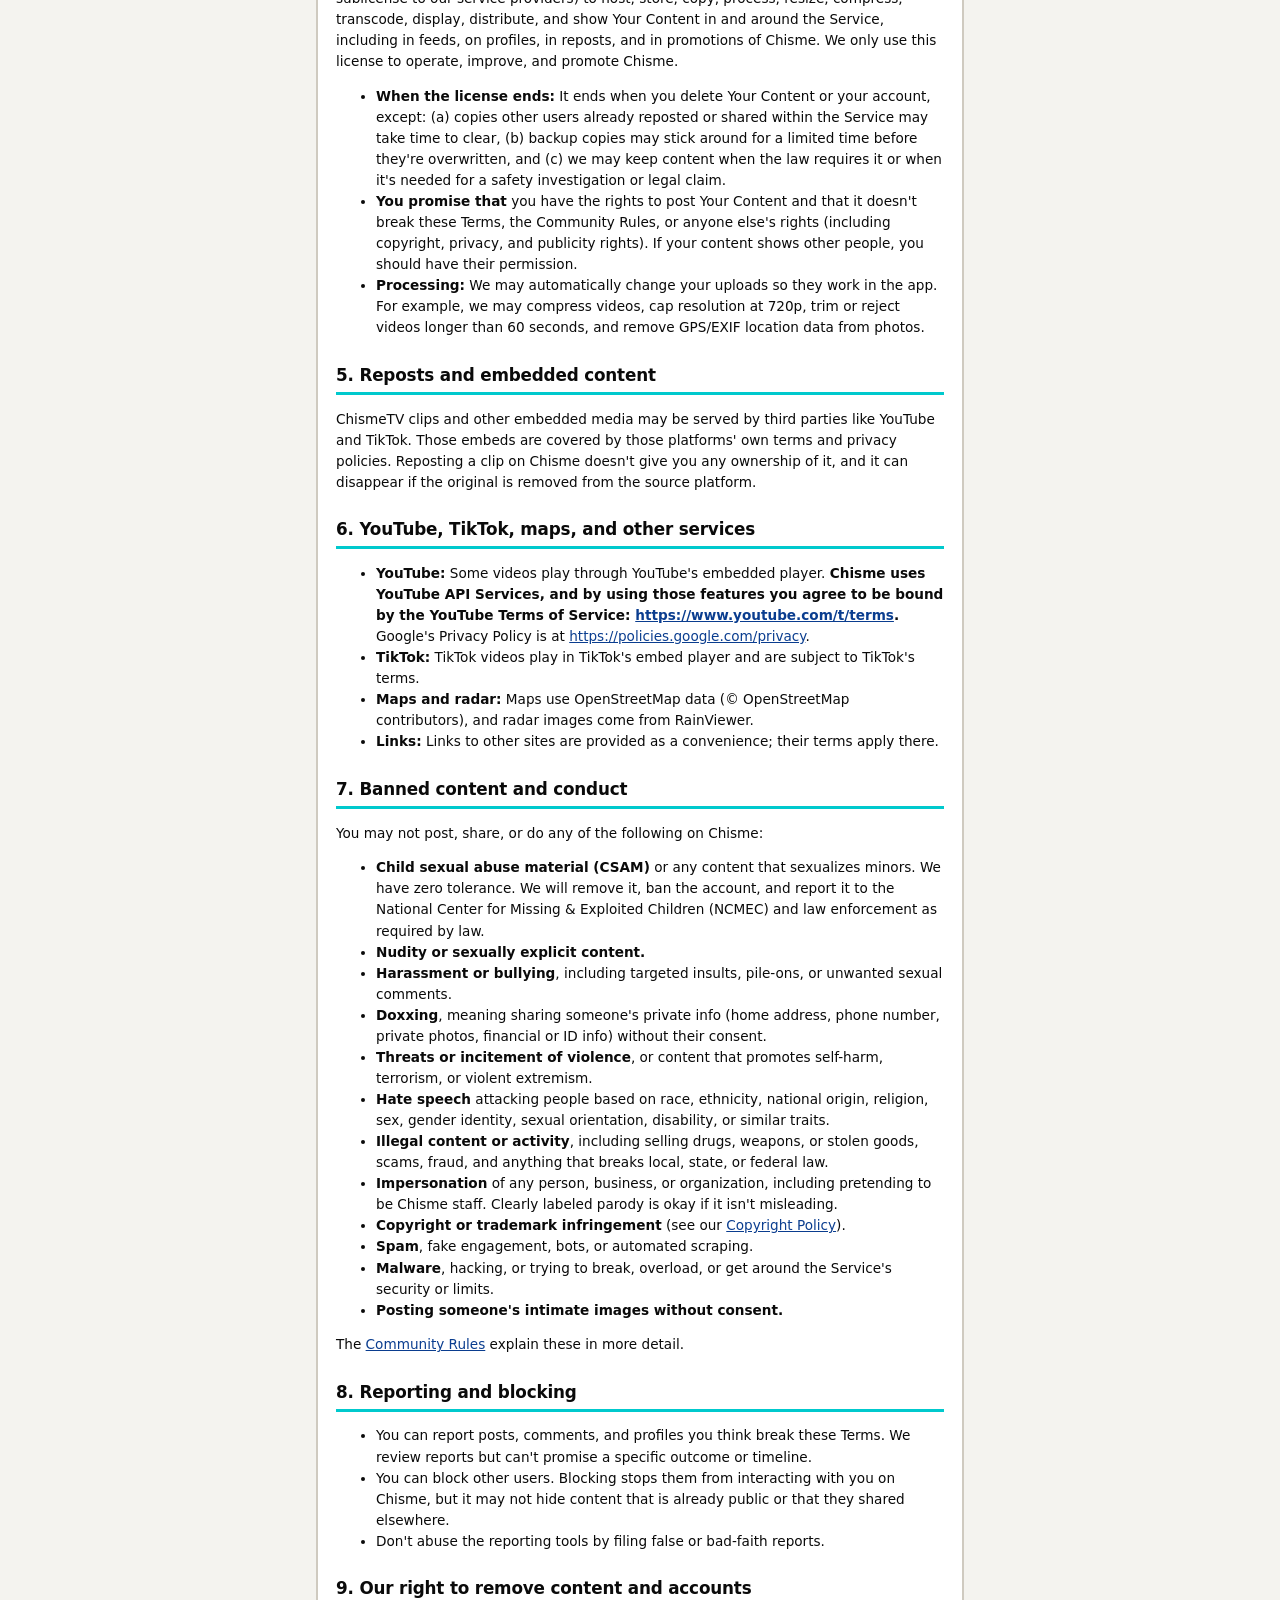
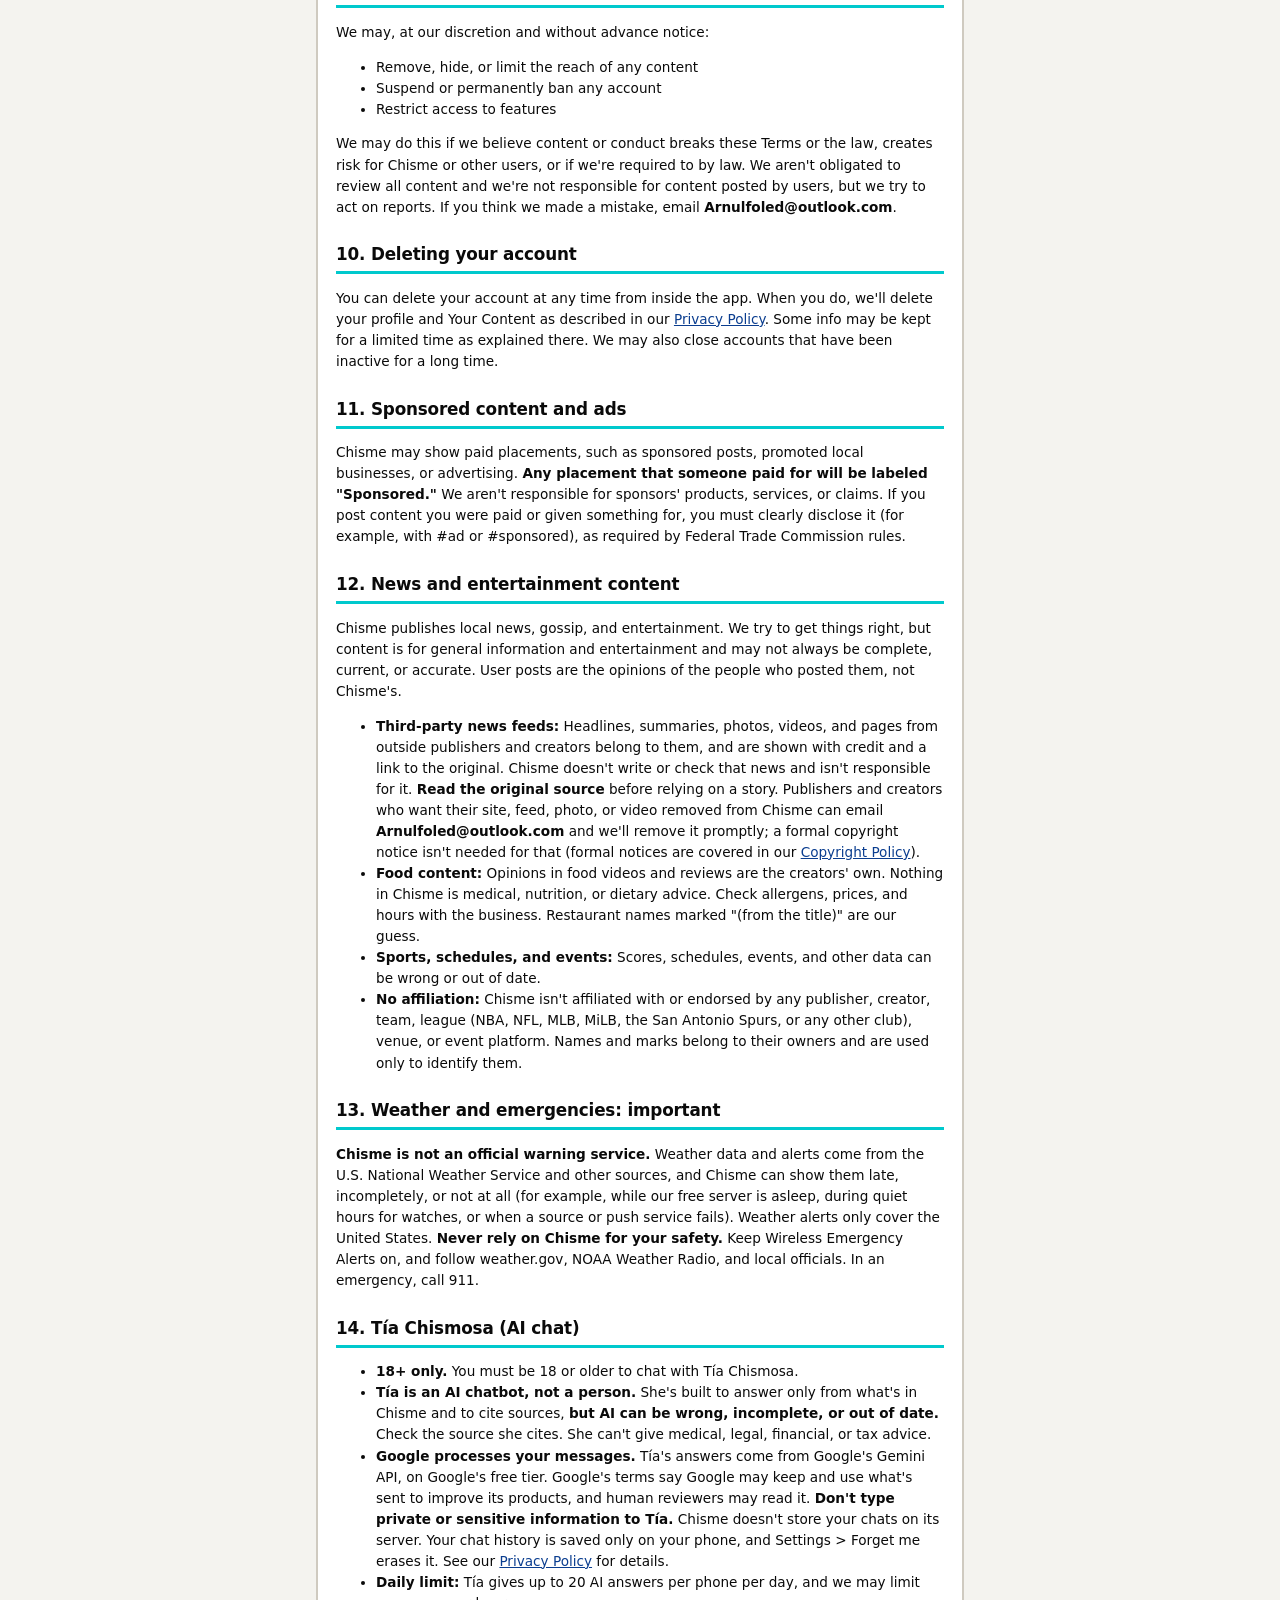
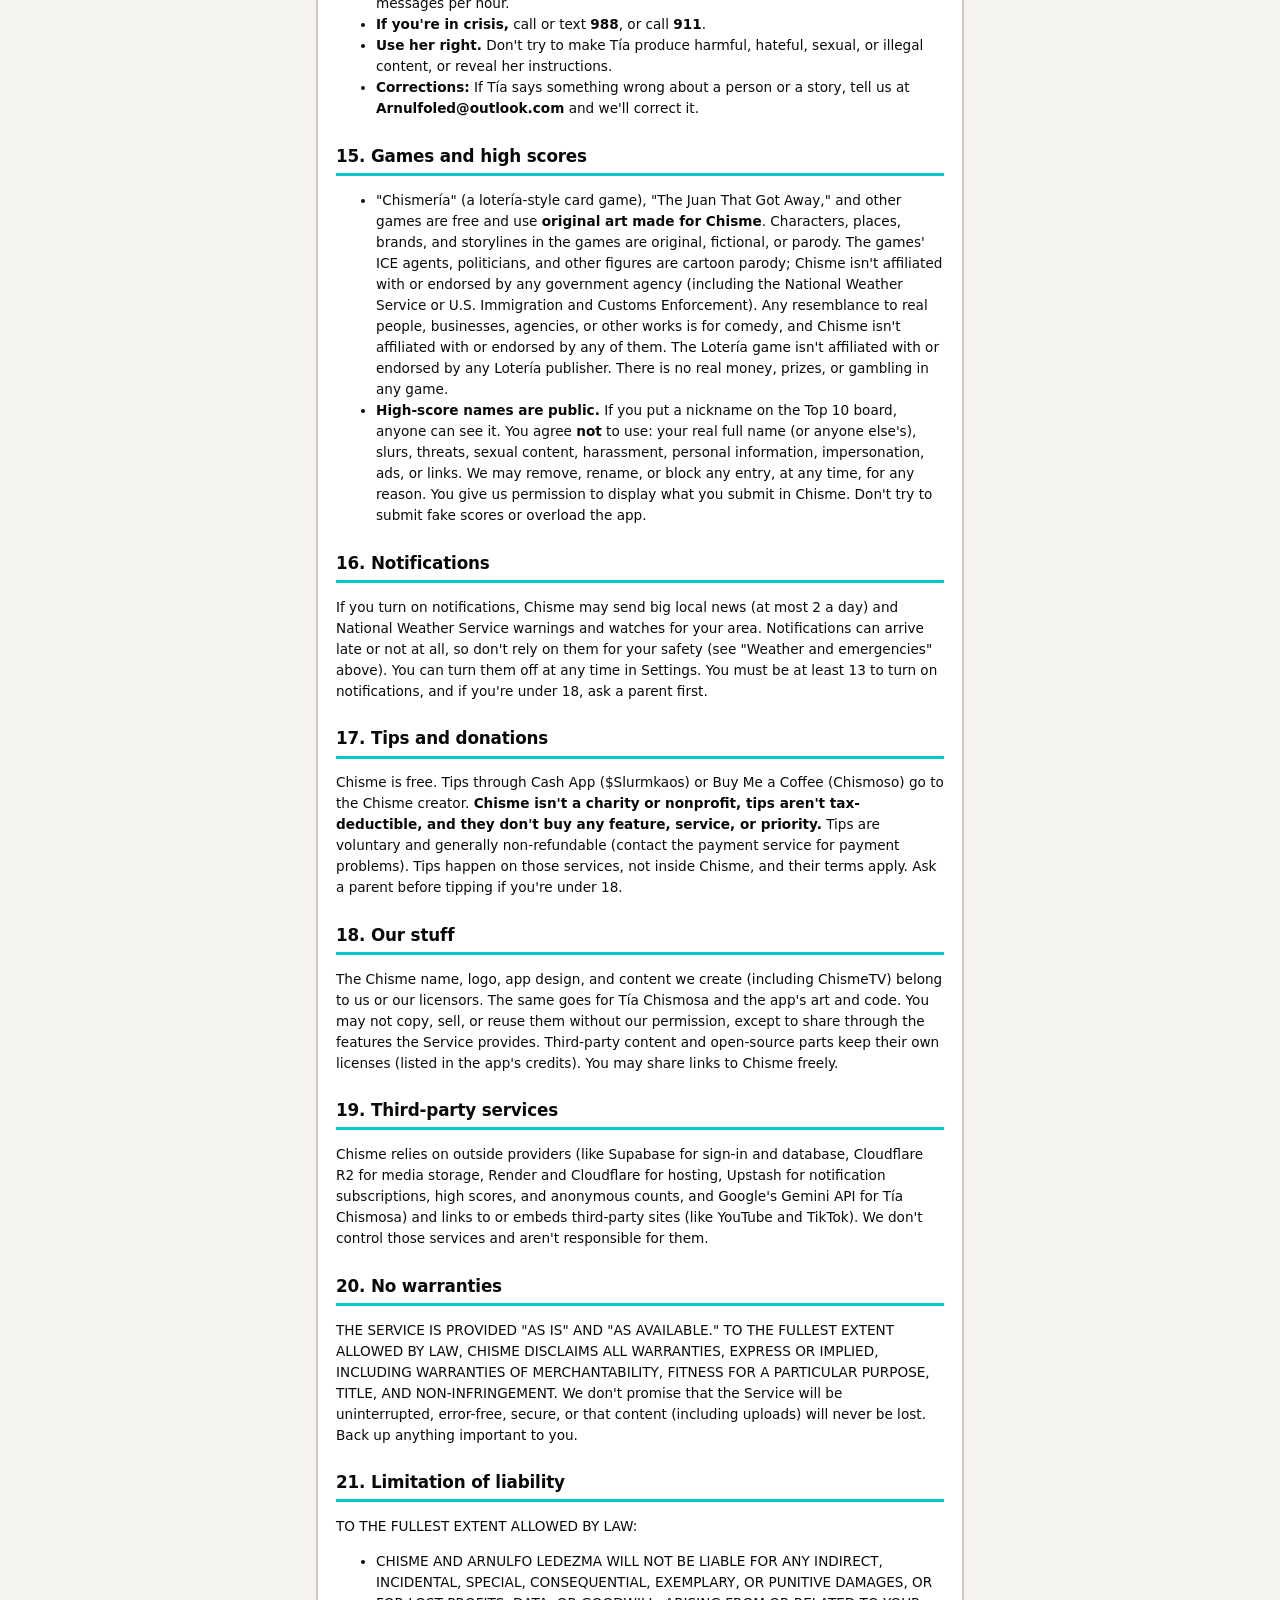
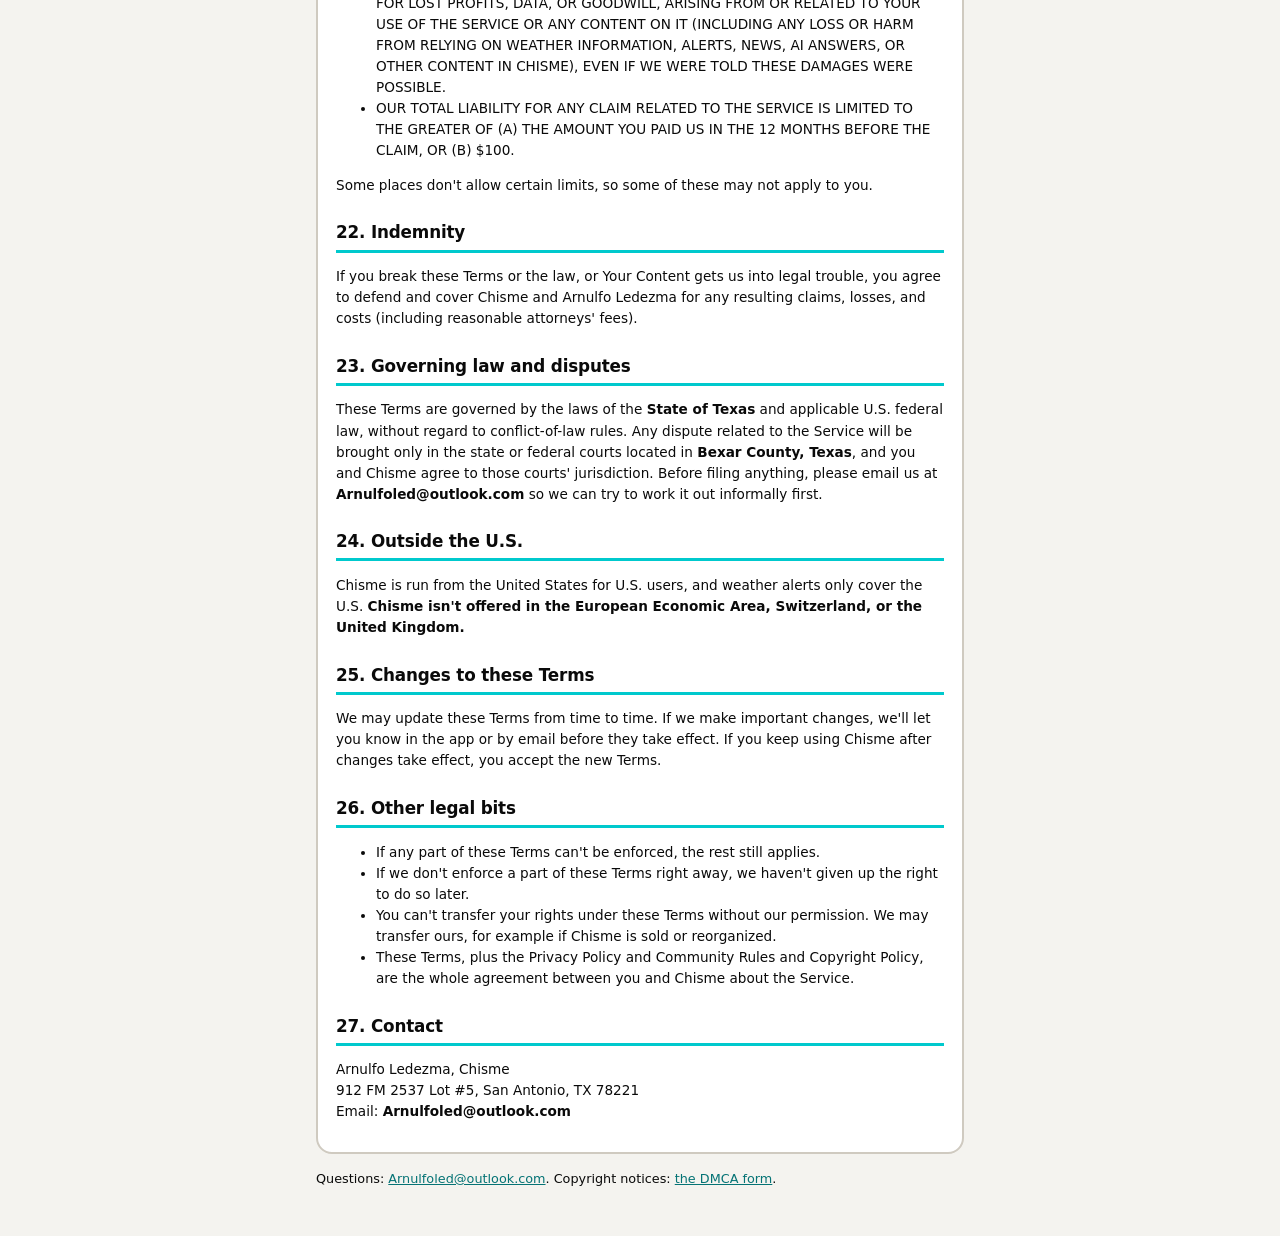
<file: static/legal/terms.html>
<!doctype html>
<html lang="en">
<head>
<meta charset="utf-8">
<meta name="viewport" content="width=device-width, initial-scale=1, viewport-fit=cover">
<meta name="theme-color" content="#00C9CD">
<title>Terms of Service · Chisme</title>
<meta name="robots" content="index,follow">
<link rel="icon" href="/static/icons/favicon.ico" sizes="any">
<link rel="stylesheet" href="/static/style.css">
<link rel="stylesheet" href="/static/social.css">
</head>
<body class="sx sx-plain sx-legal">
<header class="topbar sx-modbar"><div class="wrap"><a href="/" class="sx-modlink">‹ Back to Chisme</a></div><div class="picado" aria-hidden="true"></div></header>
<main class="wrap">
<nav class="sx-legal-nav" aria-label="Chisme legal pages"><a href="/terms" aria-current="page">Terms</a><a href="/privacy">Privacy</a><a href="/community-rules">Community Rules</a><a href="/dmca">Report copyright</a></nav>
<article class="card sx-legal-body">
<!-- NOT LEGAL ADVICE. This is a plain-English draft. Have a licensed Texas attorney review before launch. -->

<h1>Chisme Terms of Service</h1>
<p><strong>Effective date:</strong> October 12, 2026</p>
<p>Welcome to Chisme! These Terms of Service ("Terms") are the rules for using Chisme, the San Antonio news and entertainment app available at chisme.onrender.com and, later, chisme.co (together, the "Service"). Chisme is operated by Arnulfo Ledezma of San Antonio, Texas ("Chisme," "we," "us," or "our").</p>
<p>By creating an account or using the Service, you agree to these Terms, our <a href="/privacy">Privacy Policy</a>, and our <a href="/community-rules">Community Rules and Copyright Policy</a>. If you don't agree, please don't use Chisme.</p>
<hr>
<h2>1. Who can use Chisme</h2>
<ul>
<li><strong>Browsing is open to a general audience 13 and older.</strong> You can read the news, check the weather, watch videos, and play games without an account if you're at least 13. Chisme isn't directed to children under 13. You must be at least 13 to use the features that send information to us without an account (high scores and notifications). If you're under 18, use Chisme only with a parent's or guardian's permission.</li>
<li><strong>Accounts and social features are 18+.</strong> You must be 18 or older to create an account or use the social features (posting, comments, likes and reactions, reposts, and Homies). If you're under 18, you may not create an account or use the social features.</li>
<li><strong>Tía Chismosa chat is 18+.</strong> You must be 18 or older to chat with Tía Chismosa, our AI chat character (see Section 14).</li>
<li>You must be able to agree to a binding contract and not be barred from using the Service under any law.</li>
<li>If we learn that an account belongs to someone under 18, we will delete it.</li>
</ul>
<h2>2. Your account</h2>
<ul>
<li>You sign in through our authentication provider, Supabase, using your email address and a password, plus a 6-digit code we email you.</li>
<li>Keep your email and password secure, and don't share your login codes. You're responsible for what happens under your account.</li>
<li>Give us accurate information. Don't create accounts for someone else, and don't make an account to dodge a ban.</li>
<li>Tell us right away at <strong>Arnulfoled@outlook.com</strong> if you think someone got into your account.</li>
</ul>
<h2>3. What you can do on Chisme</h2>
<p>Chisme lets you:</p>
<ul>
<li>Set up a profile</li>
<li>Upload photos and short videos (up to 60 seconds, displayed at up to 720p)</li>
<li>Post memes</li>
<li>Repost ChismeTV clips (shown through YouTube or TikTok embeds)</li>
<li>Like and react to posts, and leave comments</li>
<li>Connect with <strong>Homies</strong> (mutual friends: both people have to accept)</li>
<li>Report and block other users</li>
<li>Delete your account from inside the app</li>
</ul>
<p>Without an account, anyone 13 or older can also read local news headlines, check weather, alerts, and radar, follow sports scores and events, watch food videos and ChismeTV, and play games. Adults 18 and older can also chat with Tía Chismosa. Chisme is free.</p>
<p>We may add, change, or remove features at any time.</p>
<h2>4. Your content</h2>
<p><strong>You own what you post.</strong> Photos, videos, memes, comments, and other things you share ("Your Content") stay yours.</p>
<p><strong>You give us a license to run the Service.</strong> When you post Your Content, you grant Chisme a worldwide, non-exclusive, royalty-free, transferable license (which we can sublicense to our service providers) to host, store, copy, process, resize, compress, transcode, display, distribute, and show Your Content in and around the Service, including in feeds, on profiles, in reposts, and in promotions of Chisme. We only use this license to operate, improve, and promote Chisme.</p>
<ul>
<li><strong>When the license ends:</strong> It ends when you delete Your Content or your account, except: (a) copies other users already reposted or shared within the Service may take time to clear, (b) backup copies may stick around for a limited time before they're overwritten, and (c) we may keep content when the law requires it or when it's needed for a safety investigation or legal claim.</li>
<li><strong>You promise that</strong> you have the rights to post Your Content and that it doesn't break these Terms, the Community Rules, or anyone else's rights (including copyright, privacy, and publicity rights). If your content shows other people, you should have their permission.</li>
<li><strong>Processing:</strong> We may automatically change your uploads so they work in the app. For example, we may compress videos, cap resolution at 720p, trim or reject videos longer than 60 seconds, and remove GPS/EXIF location data from photos.</li>
</ul>
<h2>5. Reposts and embedded content</h2>
<p>ChismeTV clips and other embedded media may be served by third parties like YouTube and TikTok. Those embeds are covered by those platforms' own terms and privacy policies. Reposting a clip on Chisme doesn't give you any ownership of it, and it can disappear if the original is removed from the source platform.</p>
<h2>6. YouTube, TikTok, maps, and other services</h2>
<ul>
<li><strong>YouTube:</strong> Some videos play through YouTube's embedded player. <strong>Chisme uses YouTube API Services, and by using those features you agree to be bound by the YouTube Terms of Service: <a href="https://www.youtube.com/t/terms">https://www.youtube.com/t/terms</a>.</strong> Google's Privacy Policy is at <a href="https://policies.google.com/privacy">https://policies.google.com/privacy</a>.</li>
<li><strong>TikTok:</strong> TikTok videos play in TikTok's embed player and are subject to TikTok's terms.</li>
<li><strong>Maps and radar:</strong> Maps use OpenStreetMap data (© OpenStreetMap contributors), and radar images come from RainViewer.</li>
<li><strong>Links:</strong> Links to other sites are provided as a convenience; their terms apply there.</li>
</ul>
<h2>7. Banned content and conduct</h2>
<p>You may not post, share, or do any of the following on Chisme:</p>
<ul>
<li><strong>Child sexual abuse material (CSAM)</strong> or any content that sexualizes minors. We have zero tolerance. We will remove it, ban the account, and report it to the National Center for Missing &amp; Exploited Children (NCMEC) and law enforcement as required by law.</li>
<li><strong>Nudity or sexually explicit content.</strong></li>
<li><strong>Harassment or bullying</strong>, including targeted insults, pile-ons, or unwanted sexual comments.</li>
<li><strong>Doxxing</strong>, meaning sharing someone's private info (home address, phone number, private photos, financial or ID info) without their consent.</li>
<li><strong>Threats or incitement of violence</strong>, or content that promotes self-harm, terrorism, or violent extremism.</li>
<li><strong>Hate speech</strong> attacking people based on race, ethnicity, national origin, religion, sex, gender identity, sexual orientation, disability, or similar traits.</li>
<li><strong>Illegal content or activity</strong>, including selling drugs, weapons, or stolen goods, scams, fraud, and anything that breaks local, state, or federal law.</li>
<li><strong>Impersonation</strong> of any person, business, or organization, including pretending to be Chisme staff. Clearly labeled parody is okay if it isn't misleading.</li>
<li><strong>Copyright or trademark infringement</strong> (see our <a href="/community-rules">Copyright Policy</a>).</li>
<li><strong>Spam</strong>, fake engagement, bots, or automated scraping.</li>
<li><strong>Malware</strong>, hacking, or trying to break, overload, or get around the Service's security or limits.</li>
<li><strong>Posting someone's intimate images without consent.</strong></li>
</ul>
<p>The <a href="/community-rules">Community Rules</a> explain these in more detail.</p>
<h2>8. Reporting and blocking</h2>
<ul>
<li>You can report posts, comments, and profiles you think break these Terms. We review reports but can't promise a specific outcome or timeline.</li>
<li>You can block other users. Blocking stops them from interacting with you on Chisme, but it may not hide content that is already public or that they shared elsewhere.</li>
<li>Don't abuse the reporting tools by filing false or bad-faith reports.</li>
</ul>
<h2>9. Our right to remove content and accounts</h2>
<p>We may, at our discretion and without advance notice:</p>
<ul>
<li>Remove, hide, or limit the reach of any content</li>
<li>Suspend or permanently ban any account</li>
<li>Restrict access to features</li>
</ul>
<p>We may do this if we believe content or conduct breaks these Terms or the law, creates risk for Chisme or other users, or if we're required to by law. We aren't obligated to review all content and we're not responsible for content posted by users, but we try to act on reports. If you think we made a mistake, email <strong>Arnulfoled@outlook.com</strong>.</p>
<h2>10. Deleting your account</h2>
<p>You can delete your account at any time from inside the app. When you do, we'll delete your profile and Your Content as described in our <a href="/privacy">Privacy Policy</a>. Some info may be kept for a limited time as explained there. We may also close accounts that have been inactive for a long time.</p>
<h2>11. Sponsored content and ads</h2>
<p>Chisme may show paid placements, such as sponsored posts, promoted local businesses, or advertising. <strong>Any placement that someone paid for will be labeled "Sponsored."</strong> We aren't responsible for sponsors' products, services, or claims. If you post content you were paid or given something for, you must clearly disclose it (for example, with #ad or #sponsored), as required by Federal Trade Commission rules.</p>
<h2>12. News and entertainment content</h2>
<p>Chisme publishes local news, gossip, and entertainment. We try to get things right, but content is for general information and entertainment and may not always be complete, current, or accurate. User posts are the opinions of the people who posted them, not Chisme's.</p>
<ul>
<li><strong>Third-party news feeds:</strong> Headlines, summaries, photos, videos, and pages from outside publishers and creators belong to them, and are shown with credit and a link to the original. Chisme doesn't write or check that news and isn't responsible for it. <strong>Read the original source</strong> before relying on a story. Publishers and creators who want their site, feed, photo, or video removed from Chisme can email <strong>Arnulfoled@outlook.com</strong> and we'll remove it promptly; a formal copyright notice isn't needed for that (formal notices are covered in our <a href="/community-rules">Copyright Policy</a>).</li>
<li><strong>Food content:</strong> Opinions in food videos and reviews are the creators' own. Nothing in Chisme is medical, nutrition, or dietary advice. Check allergens, prices, and hours with the business. Restaurant names marked "(from the title)" are our guess.</li>
<li><strong>Sports, schedules, and events:</strong> Scores, schedules, events, and other data can be wrong or out of date.</li>
<li><strong>No affiliation:</strong> Chisme isn't affiliated with or endorsed by any publisher, creator, team, league (NBA, NFL, MLB, MiLB, the San Antonio Spurs, or any other club), venue, or event platform. Names and marks belong to their owners and are used only to identify them.</li>
</ul>
<h2>13. Weather and emergencies: important</h2>
<p><strong>Chisme is not an official warning service.</strong> Weather data and alerts come from the U.S. National Weather Service and other sources, and Chisme can show them late, incompletely, or not at all (for example, while our free server is asleep, during quiet hours for watches, or when a source or push service fails). Weather alerts only cover the United States. <strong>Never rely on Chisme for your safety.</strong> Keep Wireless Emergency Alerts on, and follow weather.gov, NOAA Weather Radio, and local officials. In an emergency, call 911.</p>
<h2>14. Tía Chismosa (AI chat)</h2>
<ul>
<li><strong>18+ only.</strong> You must be 18 or older to chat with Tía Chismosa.</li>
<li><strong>Tía is an AI chatbot, not a person.</strong> She's built to answer only from what's in Chisme and to cite sources, <strong>but AI can be wrong, incomplete, or out of date.</strong> Check the source she cites. She can't give medical, legal, financial, or tax advice.</li>
<li><strong>Google processes your messages.</strong> Tía's answers come from Google's Gemini API, on Google's free tier. Google's terms say Google may keep and use what's sent to improve its products, and human reviewers may read it. <strong>Don't type private or sensitive information to Tía.</strong> Chisme doesn't store your chats on its server. Your chat history is saved only on your phone, and Settings &gt; Forget me erases it. See our <a href="/privacy">Privacy Policy</a> for details.</li>
<li><strong>Daily limit:</strong> Tía gives up to 20 AI answers per phone per day, and we may limit messages per hour.</li>
<li><strong>If you're in crisis,</strong> call or text <strong>988</strong>, or call <strong>911</strong>.</li>
<li><strong>Use her right.</strong> Don't try to make Tía produce harmful, hateful, sexual, or illegal content, or reveal her instructions.</li>
<li><strong>Corrections:</strong> If Tía says something wrong about a person or a story, tell us at <strong>Arnulfoled@outlook.com</strong> and we'll correct it.</li>
</ul>
<h2>15. Games and high scores</h2>
<ul>
<li>"Chismería" (a lotería-style card game), "The Juan That Got Away," and other games are free and use <strong>original art made for Chisme</strong>. Characters, places, brands, and storylines in the games are original, fictional, or parody. The games' ICE agents, politicians, and other figures are cartoon parody; Chisme isn't affiliated with or endorsed by any government agency (including the National Weather Service or U.S. Immigration and Customs Enforcement). Any resemblance to real people, businesses, agencies, or other works is for comedy, and Chisme isn't affiliated with or endorsed by any of them. The Lotería game isn't affiliated with or endorsed by any Lotería publisher. There is no real money, prizes, or gambling in any game.</li>
<li><strong>High-score names are public.</strong> If you put a nickname on the Top 10 board, anyone can see it. You agree <strong>not</strong> to use: your real full name (or anyone else's), slurs, threats, sexual content, harassment, personal information, impersonation, ads, or links. We may remove, rename, or block any entry, at any time, for any reason. You give us permission to display what you submit in Chisme. Don't try to submit fake scores or overload the app.</li>
</ul>
<h2>16. Notifications</h2>
<p>If you turn on notifications, Chisme may send big local news (at most 2 a day) and National Weather Service warnings and watches for your area. Notifications can arrive late or not at all, so don't rely on them for your safety (see "Weather and emergencies" above). You can turn them off at any time in Settings. You must be at least 13 to turn on notifications, and if you're under 18, ask a parent first.</p>
<h2>17. Tips and donations</h2>
<p>Chisme is free. Tips through Cash App ($Slurmkaos) or Buy Me a Coffee (Chismoso) go to the Chisme creator. <strong>Chisme isn't a charity or nonprofit, tips aren't tax-deductible, and they don't buy any feature, service, or priority.</strong> Tips are voluntary and generally non-refundable (contact the payment service for payment problems). Tips happen on those services, not inside Chisme, and their terms apply. Ask a parent before tipping if you're under 18.</p>
<h2>18. Our stuff</h2>
<p>The Chisme name, logo, app design, and content we create (including ChismeTV) belong to us or our licensors. The same goes for Tía Chismosa and the app's art and code. You may not copy, sell, or reuse them without our permission, except to share through the features the Service provides. Third-party content and open-source parts keep their own licenses (listed in the app's credits). You may share links to Chisme freely.</p>
<h2>19. Third-party services</h2>
<p>Chisme relies on outside providers (like Supabase for sign-in and database, Cloudflare R2 for media storage, Render and Cloudflare for hosting, Upstash for notification subscriptions, high scores, and anonymous counts, and Google's Gemini API for Tía Chismosa) and links to or embeds third-party sites (like YouTube and TikTok). We don't control those services and aren't responsible for them.</p>
<h2>20. No warranties</h2>
<p>THE SERVICE IS PROVIDED "AS IS" AND "AS AVAILABLE." TO THE FULLEST EXTENT ALLOWED BY LAW, CHISME DISCLAIMS ALL WARRANTIES, EXPRESS OR IMPLIED, INCLUDING WARRANTIES OF MERCHANTABILITY, FITNESS FOR A PARTICULAR PURPOSE, TITLE, AND NON-INFRINGEMENT. We don't promise that the Service will be uninterrupted, error-free, secure, or that content (including uploads) will never be lost. Back up anything important to you.</p>
<h2>21. Limitation of liability</h2>
<p>TO THE FULLEST EXTENT ALLOWED BY LAW:</p>
<ul>
<li>CHISME AND ARNULFO LEDEZMA WILL NOT BE LIABLE FOR ANY INDIRECT, INCIDENTAL, SPECIAL, CONSEQUENTIAL, EXEMPLARY, OR PUNITIVE DAMAGES, OR FOR LOST PROFITS, DATA, OR GOODWILL, ARISING FROM OR RELATED TO YOUR USE OF THE SERVICE OR ANY CONTENT ON IT (INCLUDING ANY LOSS OR HARM FROM RELYING ON WEATHER INFORMATION, ALERTS, NEWS, AI ANSWERS, OR OTHER CONTENT IN CHISME), EVEN IF WE WERE TOLD THESE DAMAGES WERE POSSIBLE.</li>
<li>OUR TOTAL LIABILITY FOR ANY CLAIM RELATED TO THE SERVICE IS LIMITED TO THE GREATER OF (A) THE AMOUNT YOU PAID US IN THE 12 MONTHS BEFORE THE CLAIM, OR (B) $100.</li>
</ul>
<p>Some places don't allow certain limits, so some of these may not apply to you.</p>
<h2>22. Indemnity</h2>
<p>If you break these Terms or the law, or Your Content gets us into legal trouble, you agree to defend and cover Chisme and Arnulfo Ledezma for any resulting claims, losses, and costs (including reasonable attorneys' fees).</p>
<h2>23. Governing law and disputes</h2>
<p>These Terms are governed by the laws of the <strong>State of Texas</strong> and applicable U.S. federal law, without regard to conflict-of-law rules. Any dispute related to the Service will be brought only in the state or federal courts located in <strong>Bexar County, Texas</strong>, and you and Chisme agree to those courts' jurisdiction. Before filing anything, please email us at <strong>Arnulfoled@outlook.com</strong> so we can try to work it out informally first.</p>
<h2>24. Outside the U.S.</h2>
<p>Chisme is run from the United States for U.S. users, and weather alerts only cover the U.S. <strong>Chisme isn't offered in the European Economic Area, Switzerland, or the United Kingdom.</strong></p>
<h2>25. Changes to these Terms</h2>
<p>We may update these Terms from time to time. If we make important changes, we'll let you know in the app or by email before they take effect. If you keep using Chisme after changes take effect, you accept the new Terms.</p>
<h2>26. Other legal bits</h2>
<ul>
<li>If any part of these Terms can't be enforced, the rest still applies.</li>
<li>If we don't enforce a part of these Terms right away, we haven't given up the right to do so later.</li>
<li>You can't transfer your rights under these Terms without our permission. We may transfer ours, for example if Chisme is sold or reorganized.</li>
<li>These Terms, plus the Privacy Policy and Community Rules and Copyright Policy, are the whole agreement between you and Chisme about the Service.</li>
</ul>
<h2>27. Contact</h2>
<p>Arnulfo Ledezma, Chisme<br>
912 FM 2537 Lot #5, San Antonio, TX 78221<br>
Email: <strong>Arnulfoled@outlook.com</strong></p>
</article>
<footer class="sx-legal-foot"><p>Questions: <a href="mailto:Arnulfoled@outlook.com">Arnulfoled@outlook.com</a>. Copyright notices: <a href="/dmca">the DMCA form</a>.</p></footer>
</main>
</body>
</html>
</file>
<file: static/style.css>
:root{
  --ink:#0a0a0a; --ink2:#1f1f1f; --muted:#333; --bg:#f4f3ef; --card:#fff; --line:#cfcac0;
  --brand:#000000; --pink:#EF426F; --turq:#00C9CD; --orange:#FF8200; --accent:#b3261e; --link:#0a3d8f; --near:#e5fbfb; --near-line:#00C9CD; --focus:#EF426F;
  --fs:21px;
  --font-ui:-apple-system,BlinkMacSystemFont,'SF Pro Text','SF Pro Display',system-ui,'Segoe UI',Roboto,sans-serif;
  --t-scale:1;
  --t-xs:max(12px,calc(.8125rem * var(--t-scale)));
  --t-sm:calc(.9375rem * var(--t-scale));
  --t-md:calc(1rem * var(--t-scale));
  --t-lg:calc(1.25rem * var(--t-scale));
  --t-xl:calc(1.5rem * var(--t-scale));
  --lh-body:1.4;
}
*{box-sizing:border-box}
html{font-size:100%;-webkit-text-size-adjust:100%}
body{margin:0;background:var(--bg);color:var(--ink);font-family:var(--font-ui);line-height:1.4;font-weight:500}
/* v49.23: smoother Facebook-like system UI font everywhere (form controls too); logo + title art keep their own fonts */
button,input,select,textarea{font-family:inherit}
a{color:var(--link)}
.wrap{max-width:1200px;margin:0 auto;padding:0 16px}
button{font:inherit;font-weight:700;color:var(--ink);background:#fff;border:2px solid var(--ink);border-radius:10px;padding:.35em .8em;cursor:pointer;min-height:44px}
button.primary{background:var(--brand);color:#fff;border-color:var(--brand)}
button:focus-visible,a:focus-visible,summary:focus-visible{outline:4px solid var(--focus);outline-offset:2px}
::placeholder{color:currentColor;opacity:.62}   /* v49.12: readable hints in every box (iPhone's default grey was ~2.3:1 on white); follows the box's own text colour, light or dark */

/* header — matches the app icon: turquoise ground, black type, hot-pink + orange accents (papel picado strip) */
/* the header scrolls away; the section buttons below it (.tabs) stay stuck to the top */
.topbar{background:var(--turq);color:#000;position:relative;z-index:10;height:166px;overflow:hidden}
@media (max-width:600px){ #install-btn{display:none!important} }
@media (min-width:601px){ #install-card{display:none!important} }
.actions{display:flex;align-items:center;gap:8px;flex-wrap:wrap;justify-content:flex-end}
.textsize{display:flex;gap:6px}

.install{background:var(--orange);color:#000;border-color:#000;font-weight:900}
.install[hidden]{display:none}
.picado{height:14px;background:repeating-linear-gradient(90deg,var(--pink) 0 36px,var(--orange) 36px 72px,#000 72px 108px);
  -webkit-mask:conic-gradient(from 135deg at top,#000 90deg,#0000 0) 0 0/18px 100%;mask:conic-gradient(from 135deg at top,#000 90deg,#0000 0) 0 0/18px 100%}

/* offline + iOS install hint */
.offline-banner{margin-top:12px}
.offline-banner:not([hidden]){display:block;background:var(--card,#fff);border:3px solid var(--orange);border-left-width:12px;color:var(--ink);border-radius:12px;padding:10px 14px;font-weight:800;font-size:.95rem}
.ios-hint[hidden]{display:none}
.ios-hint-inner{display:flex;align-items:center;gap:12px;background:#e5faf7;border:3px solid #0d7c72;color:#0a0a0a;border-radius:14px;padding:10px 12px;margin-top:12px}
.ios-hint-inner img{border-radius:12px;flex:0 0 auto}
.ios-hint-inner p{margin:0;font-size:.95rem;flex:1}
.ios-hint-inner button{flex:0 0 auto;min-width:44px;padding:.2em .5em}
.share-ico{display:inline-block;border:2px solid #0a0a0a;border-radius:6px;padding:0 .25em;font-size:.85em}

main{padding-top:14px}
.card{background:var(--card);border:2px solid var(--line);border-radius:16px;padding:16px 18px;margin:0 0 16px;scroll-margin-top:calc(var(--tabs-h,72px) + 10px)}
.sec-head{display:flex;flex-wrap:wrap;align-items:baseline;justify-content:space-between;gap:4px 12px;margin-bottom:8px}
h2{margin:0;font-size:1.55rem;font-weight:900;color:var(--ink);letter-spacing:-.01em}
.stamp{font-size:.8rem;color:var(--muted);font-weight:600}
.credit,.hint{font-size:.8rem;color:var(--muted);margin:10px 0 0}
.hint{margin:0 0 10px}
/* v42: Check Your People's location line ("Closest first: …") at the bottom of the section: small, subtle, a hairline above */
.hint.near-hint{margin:12px 0 0;padding-top:8px;border-top:1px solid var(--line);font-size:.68rem;line-height:1.35;opacity:.85}
.loading{font-size:1rem;color:var(--muted)}
.error{color:var(--accent);font-weight:800}

/* alerts */
#alerts{scroll-margin-top:calc(var(--tabs-h,72px) + 10px)}
.alert{background:#fde8e6;border:3px solid var(--accent);border-left-width:12px;border-radius:14px;padding:14px 16px;margin:0 0 14px}
.alert.sev-Extreme,.alert.sev-Severe{background:#b3261e;color:#fff;border-color:#7a120d}
.alert.sev-Extreme a,.alert.sev-Severe a{color:#fff}
.alert h3{margin:0 0 4px;font-size:1.45rem;font-weight:900}
.alert .meta{font-size:.85rem;font-weight:700;margin:0 0 6px}
.alert p{margin:.3em 0}
.alert details summary{font-weight:800;cursor:pointer;margin-top:6px}
.alert pre{white-space:pre-wrap;font-family:inherit;font-size:.9rem;margin:.5em 0}
.no-alerts{background:#e6f4ea;border:2px solid #1e7a34;color:#0b3d18;border-radius:12px;padding:8px 14px;margin:0 0 14px;font-weight:800;font-size:.95rem}

/* current */
.current{display:flex;flex-wrap:wrap;align-items:center;gap:10px 24px}
.now-temp{font-size:4.2rem;font-weight:900;line-height:1;letter-spacing:-.03em}
.now-main{display:flex;align-items:center;gap:12px}
.now-main img{width:86px;height:86px;border-radius:12px}
.now-text{font-size:1.4rem;font-weight:800}
.now-feels{font-size:.95rem;font-weight:700;color:var(--ink2)}
.now-grid{display:grid;grid-template-columns:repeat(auto-fit,minmax(150px,1fr));gap:6px 18px;flex:1;min-width:260px}
.now-grid div{font-size:.95rem}
.now-grid b{display:block;font-size:.75rem;text-transform:uppercase;letter-spacing:.04em;color:var(--muted)}
.now-grid span{font-size:1.15rem;font-weight:800}
.station{font-size:.8rem;color:var(--muted);width:100%;margin:0}

.hourly{display:flex;gap:8px;overflow-x:auto;margin-top:14px;padding-bottom:6px}
.hour{flex:0 0 auto;min-width:92px;text-align:center;border:2px solid var(--line);border-radius:12px;padding:6px 8px}
.hour .h{font-weight:800;font-size:.85rem}
.hour .t{font-weight:900;font-size:1.3rem}
.hour .p{font-size:.8rem;font-weight:700;color:#0a3d8f}
.hour img{width:44px;height:44px;border-radius:8px}

/* forecast */

/* radar */
#map{height:440px;border-radius:12px;border:2px solid var(--line);background:#dfe7ee}
.radar-controls{display:flex;align-items:center;gap:8px;margin-top:10px;flex-wrap:wrap}
.radar-controls input[type=range]{flex:1;min-width:140px;height:36px;accent-color:var(--brand)}
.leaflet-container{font:inherit;font-size:.7rem}
.leaflet-control-attribution{font-size:12px!important}

/* news */
.news-list{display:grid;grid-template-columns:1fr;gap:10px}
@media (min-width:900px){ .news-list{grid-template-columns:1fr 1fr} }
.story{display:flex;gap:12px;align-items:flex-start;border:2px solid var(--line);border-radius:14px;padding:12px;background:#fff}
/* v36–37: no yellow/cream anywhere (news_no_yellow_test.py); the closest stories get a subtle turquoise edge */
.story.near{background:#fff;border-color:var(--turq);border-left-width:6px}
.story .body{flex:1;min-width:0}
.story h3{margin:0 0 4px;font-size:1.2rem;line-height:1.25;font-weight:850}
.story h3 a{color:var(--ink);text-decoration:none}
.story h3 a:hover{text-decoration:underline}
.story .meta{font-size:.8rem;font-weight:700;color:var(--ink2)}
.story .src{color:var(--brand);font-weight:900}
.story .sum{font-size:.88rem;margin:.35em 0 0;color:var(--ink2)}
.story img{width:120px;height:90px;object-fit:cover;border-radius:10px;flex:0 0 auto;background:#eee}
.tags{display:flex;flex-wrap:wrap;gap:4px;margin-top:6px}
.tag{font-size:max(15px,.78rem);font-weight:900;background:#1f1f1f;color:#fff;border-radius:999px;padding:.12em .65em;line-height:1.3}  /* v40: bigger, easier to read */
.feeds-status{margin-top:14px;font-size:.85rem}
.feeds-status summary{cursor:pointer;font-weight:800;padding:11px 0;margin:-6px 0}   /* v49.12: a 44 px tap target (was 23 px), same spot on the page */
.feeds-status li.bad{color:var(--accent)}
.foot{font-size:.8rem;color:var(--muted);padding-bottom:30px}

@media (max-width:600px){
  :root{--fs:19px}
  .wrap{padding:0 10px}
  .card{padding:12px;border-radius:14px}

  .now-temp{font-size:3.6rem}
  #map{height:340px}
  .story img{width:84px;height:64px}
}
.zip-label{font-weight:900;font-size:14px;color:#0a0a0a;border:2px solid #0a0a0a}
#install-card .ios-hint-inner{flex-wrap:wrap}
#install-card p{flex:1 1 calc(100% - 80px)}
#install-card .install{flex:1 1 auto;margin-left:68px}

/* ---------- location */
.loc-panel{margin-top:12px}
.loc-panel[hidden]{display:none}
.loc-inner{background:#fff;border:3px solid #000;border-left:12px solid var(--pink);border-radius:16px;padding:14px 16px}
.loc-inner h2{font-size:1.35rem;margin:0 0 6px}
.loc-inner p{margin:0 0 10px;font-size:.95rem}
.loc-actions{display:flex;flex-wrap:wrap;gap:8px;margin-bottom:12px}
.loc-actions .install{font-size:1rem}
#loc-form label{display:block;font-weight:900;font-size:.95rem;margin-bottom:4px}
.loc-search{display:flex;gap:8px}
.loc-search input{flex:1;min-width:0;font:inherit;font-weight:700;font-size:1rem;padding:.4em .6em;border:2px solid #000;border-radius:10px;min-height:48px;color:#000;background:#fff}
.loc-search input:focus-visible{outline:4px solid var(--focus);outline-offset:1px}
.loc-status{margin:8px 0 0!important;font-weight:800}
.loc-results{list-style:none;margin:6px 0 0;padding:0;display:grid;gap:6px}
.loc-result{width:100%;text-align:left;display:flex;flex-direction:column;gap:2px;font-weight:800}
.loc-result span{font-size:.75rem;font-weight:600;color:#333}
.notice{font-size:1.05rem;font-weight:800;background:#eef6ff;border:2px solid #0a3d8f;border-radius:12px;padding:10px 14px;margin:0}
.no-alerts.info{background:#eef6ff;border-color:#0a3d8f;color:#0a2a5c}
.card.slim{padding:10px 18px}
.card.slim .feeds-status{margin:0}
#sa-sec summary{cursor:pointer;list-style:none}
#sa-sec summary h2{display:inline}
#sa-sec summary::before{content:"▸ ";font-weight:900;font-size:1.4rem}
#sa-sec details[open] summary::before{content:"▾ "}
#sa-sec .news-list{margin-top:10px}
.feeds-status li{margin:.2em 0;overflow-wrap:anywhere}
@media (max-width:600px){
}

/* ---------- sticky section buttons (always visible, phones included) */
/* Fixed (not sticky) so nothing — scroll containers, transforms, iOS quirks — can take it off screen.
   It covers the status-bar area in an iPhone standalone PWA (safe-area-inset-top); the body gets the
   same top padding (--tabs-h is measured by app.js, the calc() is the pre-JS fallback). */
.tabs{position:fixed;top:0;left:0;right:0;z-index:2000;background:#000;box-shadow:0 3px 10px rgba(0,0,0,.35);
  padding-top:env(safe-area-inset-top,0px);padding-left:env(safe-area-inset-left,0px);padding-right:env(safe-area-inset-right,0px);
  transform:translateZ(0)}
body{padding-top:var(--tabs-h,calc(66px + env(safe-area-inset-top,0px)))}
/* v49.12: 4 tabs (Chisme holds News, Sports and Events). Labels are capped by the screen width, so even the largest Text
   size fits at 320 px; if a label ever can't fit, the columns keep their content width and the row scrolls sideways */
.tabs-inner{display:grid;grid-template-columns:repeat(5,minmax(min-content,1fr));gap:4px;padding-top:6px;padding-bottom:6px;
  overflow-x:auto;scrollbar-width:none;overscroll-behavior-x:contain}
.tabs-inner::-webkit-scrollbar{display:none}
@media (max-width:420px){ .tabs .tabs-inner{padding-left:6px;padding-right:6px;gap:3px} }
@media (max-width:380px){ .gfs-bar-x .gfs-lot-t{display:none} }
.tab{display:flex;flex-direction:column;align-items:center;justify-content:center;gap:1px;min-height:52px;padding:.2em .25em;min-width:0;
  background:#000;color:#fff;border:2px solid #000;border-radius:12px;font-size:min(.85rem,18px,3.4vw);font-weight:900;line-height:1.1;white-space:nowrap}
.tab span{font-size:1.15em;line-height:1}
.tab .tl{font:inherit;white-space:normal;text-align:center;line-height:1.02;overflow-wrap:normal;hyphens:none}  /* '¿Y la dieta?' may wrap to 2 lines on phones */
.tab[aria-current="page"]{background:var(--turq);color:#000;border-color:var(--turq)}
.tab.sub-current{box-shadow:inset 0 -4px 0 var(--pink)}
.tab:hover{border-color:var(--pink)}
@media (min-width:601px){ .tab{flex-direction:row;gap:.4em;font-size:min(.9rem,18px)} }
/* v40/v49.12: big tabs on phones. Labels are 14-18 px bold (they grow with the Text size setting, capped so they fit); one row
   of four, icon above the label, so all 4 are always on screen, nothing scrolls away, and '¿Y la dieta?' may wrap to 2 lines */
@media (max-width:600px){
  .tabs-inner{grid-template-columns:repeat(5,minmax(0,1fr));gap:5px}
  .tab{flex-direction:column;gap:2px;min-height:56px;padding:.2em .15em;font-size:clamp(14px,.85rem,min(18px,4.4vw));line-height:1.05;letter-spacing:.005em}
  .tab span{font-size:1.3em}
  .tab .tl{text-align:center}
}
@media (max-width:360px){ .tabs .tabs-inner{padding-left:5px;padding-right:5px;gap:4px} .tab span{font-size:1.2em} }

/* ---------- views: News | Sports | Weather | Events | ¿Y la dieta? (food), side by side; swipe or tap to move */
.views{overflow:hidden;overflow:clip;padding-top:14px;touch-action:pan-y pinch-zoom}   /* v49.11: clip = focus/scrollIntoView can't slide the tabs sideways */
.track{display:flex;align-items:flex-start;gap:24px;will-change:transform}
.track.animating{transition:transform .32s cubic-bezier(.2,.8,.2,1)}
.view{flex:0 0 100%;min-width:0}
/* v49.12: until app.js has moved to the launch tab (index.html picks it before the first paint): no News flash */
html[data-launch] .track{opacity:0}
html[data-launch] .tab[aria-current="page"]{background:#000;color:#fff;border-color:#000}
html[data-launch="news"] .tab[data-view="chisme"],html[data-launch="sports"] .tab[data-view="chisme"],html[data-launch="events"] .tab[data-view="chisme"],
html[data-launch="weather"] .tab[data-view="chisme"],html[data-launch="antojos"] .tab[data-view="antojos"],html[data-launch="juegos"] .tab[data-view="juegos"]{background:var(--turq);color:#000;border-color:var(--turq)}
.view:not(.active):not(.peek){height:0;overflow:hidden;visibility:hidden}
.view.peek{visibility:visible}
main{padding-top:0}
@media (prefers-reduced-motion:reduce){ .track.animating{transition-duration:.01s} }

/* personality: greeting + blurbs */
.greet{background:linear-gradient(135deg,#e5fbfb,#fff 60%);border-color:var(--turq)}
.greet-hi{margin:0;font-size:1.35rem;font-weight:900;line-height:1.2}
.greet-sub{margin:.15em 0 0;font-size:.95rem;font-weight:700}
.swipe-hint{margin:.35em 0 0;font-size:.8rem;font-weight:700;color:var(--muted)}
@media (min-width:901px){ .swipe-hint{display:none} }
.blurb{margin:0 0 10px;font-size:1rem;font-weight:800;color:var(--ink2)}
.blurb.serious{background:#fde8e6;border:2px solid var(--accent);border-radius:10px;padding:6px 10px;color:#5a0f0a}

/* alert strip (visible on every view when NWS alerts are active) */
.alert-strip[hidden]{display:none}
.alert-strip{margin-top:10px}
.alert-strip .as-row{display:flex;align-items:stretch;gap:8px}
.alert-strip .as-go{flex:1;min-width:0;min-height:48px;text-align:left;background:var(--accent);color:#fff;border-color:#7a120d;font-size:1rem;font-weight:800}
/* v49.3: hide-this-alert ✕ — a big round 44px target, Fiesta pink ring on white (dark: turquoise ring on near-black) */
.alert-strip .as-x{flex:0 0 auto;align-self:center;width:44px;height:44px;min-width:44px;min-height:44px;padding:0;border-radius:50%;
  display:inline-flex;align-items:center;justify-content:center;background:#fff;color:#000;border:3px solid var(--pink);
  font-size:1.25rem;font-weight:900;line-height:1;box-shadow:0 2px 0 #b3264e;cursor:pointer}
.alert-strip .as-x:active{transform:translateY(1px);box-shadow:none}
.alert-strip .as-x:focus-visible{outline:3px solid var(--turq);outline-offset:2px}

/* ---------- news: "dig deeper" links at the end of each story */
.story{flex-wrap:wrap}
.dig{flex:1 0 100%;border-top:2px dashed var(--line);margin-top:4px;padding-top:8px;display:flex;flex-direction:column;gap:6px}
.dig-row{display:flex;flex-wrap:wrap;gap:6px 10px}
.dig a.btnlink{display:inline-flex;align-items:center;min-height:44px;padding:.2em .7em;border:2px solid var(--ink);border-radius:10px;
  font-size:.85rem;font-weight:900;color:var(--ink);text-decoration:none;background:#fff}
.dig a.btnlink.primary{background:#000;color:#fff}
.dig a.btnlink:hover{background:var(--pink);color:#000;border-color:#000}
.related{margin:0;padding:0;list-style:none;display:grid;gap:4px}
.related-h{margin:0;font-size:.8rem;font-weight:900;text-transform:uppercase;letter-spacing:.04em;color:var(--muted)}
.related a{font-size:.88rem;font-weight:800;color:var(--link);display:inline-block;padding:.35em 0}
.related .rsrc{font-weight:900;color:#000}

/* ---------- events */
.events-list{display:grid;grid-template-columns:1fr;gap:12px}
@media (min-width:900px){ .events-list{grid-template-columns:1fr 1fr} }
.ev-day{grid-column:1 / -1;margin:8px 0 -2px;font-size:1.15rem;font-weight:900;border-bottom:3px solid var(--pink);padding-bottom:2px}
.ev{border:2px solid var(--line);border-radius:14px;overflow:hidden;background:#fff;display:flex;flex-direction:column}
.ev-media{position:relative;aspect-ratio:2 / 1;background:#eee;overflow:hidden;min-height:0}
.ev-media img{position:absolute;inset:0;width:100%;height:100%;object-fit:cover;display:block}
.ev-ph{position:absolute;inset:0;display:flex;flex-direction:column;align-items:center;justify-content:center;gap:4px;color:#000;
  background:repeating-linear-gradient(135deg,#e5fbfb 0 18px,#fff 18px 36px);border-bottom:3px solid var(--turq)}
.ev-ph b{font-size:2.2rem;line-height:1}
.ev-ph span{font-size:.75rem;font-weight:800;color:#333;background:#fff;border:2px solid #000;border-radius:999px;padding:0 .6em}
.ev-when{position:absolute;left:8px;top:8px;background:#000;color:#fff;font-weight:900;font-size:.8rem;border-radius:8px;padding:.15em .5em}
.ev-body{padding:10px 12px 12px;display:flex;flex-direction:column;gap:6px}
.ev h3{margin:0;font-size:1.15rem;line-height:1.25;font-weight:900}
.ev h3 a{color:var(--ink);text-decoration:none}
.ev h3 a:hover{text-decoration:underline}
.ev-line{font-size:.88rem;font-weight:700;display:flex;gap:6px;align-items:flex-start}
.ev-line > span:first-child{flex:0 0 1.4em;text-align:center}
.ev-sum{font-size:.85rem;margin:0;color:var(--ink2)}
.ev-venue{display:flex;gap:10px;align-items:flex-start}
.ev-venue .txt{flex:1;min-width:0}
.ev-venue .txt a{font-weight:900}
.minimap{flex:0 0 auto;width:112px;height:84px;border-radius:10px;border:2px solid var(--line);overflow:hidden;position:relative;background:#dfe7ee;display:block}
.minimap img{position:absolute;width:256px;height:256px;max-width:none}
.minimap .mm-credit{position:absolute;right:0;bottom:0;padding:0 3px;background:rgba(255,255,255,.85);color:#000;font:600 9px/1.3 var(--font-ui);border-top-left-radius:4px;white-space:nowrap}   /* v49.12 */
.minimap .pin{position:absolute;width:16px;height:16px;margin:-8px 0 0 -8px;border-radius:50%;background:var(--pink);border:3px solid #000}
.price{display:inline-block;font-weight:900;font-size:.85rem;border:2px solid #000;border-radius:8px;padding:.05em .5em}
.price.free{background:#1e7a34;color:#fff;border-color:#1e7a34}
.price.paid{background:var(--orange);color:#000}
.price.check{background:#fff;color:var(--link);border-color:var(--link);text-decoration:underline}
.ev-wx{font-size:.85rem;font-weight:800;background:#eef6ff;border:2px solid #0a3d8f;border-radius:10px;padding:4px 8px;display:flex;align-items:center;gap:8px}
.ev-wx img{width:36px;height:36px;border-radius:6px;flex:0 0 auto}
.ev-wx.na{background:#f4f3ef;border-color:var(--line);color:var(--muted)}
.ev-src{font-size:.78rem;font-weight:700;color:var(--muted)}
.ev-src a{color:var(--link)}
.ev-links{display:flex;flex-wrap:wrap;gap:6px}
.ev-links a{display:inline-flex;align-items:center;min-height:44px;padding:.15em .7em;border:2px solid var(--ink);border-radius:10px;font-size:.85rem;font-weight:900;color:var(--ink);text-decoration:none}
.ev-links a.primary{background:#000;color:#fff}
#ongoing-sec summary{cursor:pointer;list-style:none}
#ongoing-sec summary h2{display:inline}
#ongoing-sec summary::before{content:"▸ ";font-weight:900;font-size:1.4rem}
#ongoing-sec details[open] summary::before{content:"▾ "}
@media (max-width:600px){
  .ev h3{font-size:1.1rem}
  .minimap{width:96px;height:72px}
}

/* ---------- 7-day forecast: compact day cards in a sideways strip (scroll-snap); tap for details */
.forecast{display:flex;gap:8px;overflow-x:auto;scroll-snap-type:x mandatory;overscroll-behavior-x:contain;
  -webkit-overflow-scrolling:touch;padding:2px 2px 8px;touch-action:pan-x pan-y;scroll-padding-left:2px}
.forecast > .loading,.forecast > .notice,.forecast > .error{flex:1}
.day{flex:0 0 auto;width:6.2rem;scroll-snap-align:start;display:flex;flex-direction:column;align-items:center;gap:2px;
  border:2px solid var(--line);border-radius:14px;padding:6px 4px;background:#fff;min-height:44px;font-weight:700}
.day[aria-expanded="true"]{border-color:#000;background:#e5fbfb;box-shadow:inset 0 -4px 0 var(--pink)}
.day .dn{font-weight:900;font-size:.95rem;white-space:nowrap}
.day img{width:48px;height:48px;border-radius:8px}
.day .temps{font-size:1.1rem;font-weight:900;white-space:nowrap}
.day .temps .lo{color:#444;font-weight:800}
.day .pop{font-size:.8rem;font-weight:800;color:#0a3d8f;white-space:nowrap}
.day .pop.dry{color:#666}
.fc-detail{margin-top:8px;border:2px solid #000;border-left:10px solid var(--turq);border-radius:12px;padding:8px 12px;font-size:.9rem}
.fc-detail[hidden]{display:none}
.fc-detail h3{margin:0 0 4px;font-size:1.05rem;font-weight:900}
.fc-detail p{margin:.3em 0}
.fc-hint{margin:6px 0 0;font-size:.75rem;font-weight:700;color:var(--muted)}

/* event category chips */
.chips{display:flex;gap:8px;overflow-x:auto;overscroll-behavior-x:contain;-webkit-overflow-scrolling:touch;padding:2px 2px 10px;margin:0 0 4px;scrollbar-width:thin;touch-action:pan-x pan-y}
.chip{flex:0 0 auto;border-radius:999px;padding:.25em .9em;font-weight:900;white-space:nowrap;background:#fff}
.chip .n{font-weight:700;font-size:.85em}
.chip[aria-pressed="true"]{background:#000;color:#fff;box-shadow:inset 0 -4px 0 var(--turq)}
/* food reviews */
.food-block{margin-bottom:8px}
.food-block .ev-day{margin:10px 0 6px}
.food-list{display:grid;gap:10px}
.fr{display:grid;grid-template-columns:6.5rem 1fr;gap:10px;align-items:start;border:2px solid var(--line);border-radius:14px;padding:8px;background:#fff}
.fr h4 a{display:-webkit-box;-webkit-line-clamp:3;-webkit-box-orient:vertical;overflow:hidden}
.food-strip{display:flex;gap:10px;overflow-x:auto;scroll-snap-type:x mandatory;overscroll-behavior-x:contain;-webkit-overflow-scrolling:touch;padding:2px 2px 10px;touch-action:pan-x pan-y}
.fr.fr-card{flex:0 0 auto;width:min(15rem,72vw);grid-template-columns:1fr;scroll-snap-align:start;gap:6px}
.fr.fr-card .fr-thumb{width:100%}
.fr-thumb{position:relative;display:block;aspect-ratio:16/9;border-radius:10px;overflow:hidden;background:#e5fbfb;border:2px solid #000}
.fr-thumb img,.fr-thumb .ev-ph{position:absolute;inset:0;width:100%;height:100%;object-fit:cover;border:0}
.fr-thumb .ev-ph b{font-size:1.4rem}
.fr-thumb .ev-ph span{font-size:.65rem}
.fr-thumb .play{position:absolute;right:6px;bottom:6px;background:rgba(0,0,0,.8);color:#fff;border-radius:999px;font-size:.75rem;padding:1px 7px;font-weight:900}
.fr-body h4{margin:0 0 2px;font-size:1rem;line-height:1.25}
.fr-by{margin:0;font-size:.85rem;color:var(--ink2)}
.fr-sum{margin:4px 0 0;font-size:.85rem}
.fr-go{display:inline-block;margin-top:4px;font-weight:900;font-size:.9rem}
.more-food summary{cursor:pointer;font-weight:900;padding:8px 0;min-height:44px}
.more-food .fr{margin-top:10px}
@media (max-width:360px){.fr{grid-template-columns:5.5rem 1fr}}
/* tappable food cards open the in-app player / reader sheet */
.tappable{cursor:pointer}
.fr.tappable:active,.desk.tappable:active{transform:scale(.99)}
/* food desk reports: compact text list at the bottom of Food */
.food-desk[hidden]{display:none}
.food-desk{margin-top:14px}
.desk-list{display:grid;gap:0;border-top:2px solid var(--line)}
.desk{display:flex;align-items:center;gap:10px;padding:8px 2px;border-bottom:2px solid var(--line)}
.desk-body{flex:1;min-width:0}
.desk h4{margin:0 0 2px;font-size:1rem;line-height:1.3}
.desk .fr-save{margin-left:0;flex:none}
/* player / reader sheet */
.player .player-head{touch-action:none;padding-top:18px}
.player .grab{position:absolute;left:50%;top:6px;width:44px;height:5px;margin-left:-22px;border-radius:3px;background:rgba(0,0,0,.4)}
.player-kind{margin:0;font-weight:900;font-size:1.1rem}
.player.dragging{transition:none;animation:none}
.player:not(.dragging){transition:transform .18s ease}
.player-body{padding:0 16px calc(18px + env(safe-area-inset-bottom))}
.player-media{margin:0 -16px 12px;background:#000}
.player-media:empty{display:none}
.player-media iframe{display:block;width:100%;border:0}
.player-media.video iframe{aspect-ratio:16/9;height:auto}
.player-media.video.tall{display:flex;justify-content:center}
.player-media.video.tall iframe{width:auto;height:min(48dvh,440px);aspect-ratio:9/16}
.player-media.article{background:#e5fbfb}
.player-media.framed iframe{height:min(68dvh,760px);background:#fff}
.player-img{display:block;width:100%;max-height:38dvh;object-fit:cover}
.player-media.offline{background:#10272a}
.player-off{display:grid;gap:6px;place-items:center;text-align:center;padding:30px 18px;min-height:170px;color:#fff;font-size:.95rem}
.player-off b{font-size:1.15rem}
.player-title{font-size:1.1rem;line-height:1.25;margin:0 0 4px;color:var(--ink);display:-webkit-box;-webkit-line-clamp:3;-webkit-box-orient:vertical;overflow:hidden}
.player-sum{margin:8px 0 0}
.player-place[hidden],#player-place[hidden],#player-sum[hidden],#player-note[hidden]{display:none}
#player-place{margin-top:6px}
.player-act{display:flex;flex-wrap:wrap;gap:8px;margin-top:14px}
.player-act .fr-save{margin-left:0}
.player-act a{display:inline-flex;align-items:center;justify-content:center;min-height:44px;padding:.2em .8em;border:2px solid var(--ink);border-radius:10px;font-weight:900;font-size:.95rem;text-decoration:none;color:var(--ink);background:#fff}
.player-act .fs-open{background:#000;color:#fff;border-color:#000}
.player-act .fs-dir{background:#0066CC;color:#fff;border-color:#0066CC}
.player-note{margin:10px 0 0}
[data-theme="dark"] .player .grab{background:rgba(255,255,255,.5)}
[data-theme="dark"] .player-act a{background:#101a1d;color:var(--ink);border-color:var(--ink)}
[data-theme="dark"] .player-act .fs-open{background:var(--turq);color:#000;border-color:var(--turq)}
[data-theme="dark"] .player-act .fs-dir{background:#64b5ff;color:#000;border-color:#64b5ff}
[data-theme="dark"] .player-media.article{background:#0f2a2b}
/* save toggle + saved spots */
.fr-actions{display:flex;flex-wrap:wrap;align-items:center;gap:4px 10px;margin-top:2px}
.fr-actions .fr-go{margin-top:0}
.fr-save{display:inline-flex;align-items:center;gap:5px;min-height:44px;padding:.2em .7em;border-radius:999px;font-size:.9rem;font-weight:900;margin-left:auto}
.fr-save .bm{width:.75em;height:1em;flex:0 0 auto}
.fr-save .bm path{fill:none;stroke:currentColor;stroke-width:2;stroke-linejoin:round}
.fr-save[aria-pressed="true"]{background:#000;color:#fff;border-color:#000}
.fr-save[aria-pressed="true"] .bm path{fill:var(--turq);stroke:var(--turq)}
.fr.fr-card .fr-save{margin-left:0}
#food-view{margin-top:2px;display:flex;flex-wrap:wrap;gap:8px;justify-content:start;overflow:visible}   /* v49.12: wraps on 320 px phones ("Saved spots (0)" was cut off by the card) */
#events-list[hidden],.food-list[hidden],#food-saved-view[hidden],#food-latest[hidden],#food-events-h[hidden]{display:none}
.saved-status:empty{display:none}
.saved-status{display:flex;align-items:center;gap:8px;flex-wrap:wrap;margin:0 0 8px;padding:6px 10px;border:2px solid var(--line);border-radius:12px;font-weight:700;font-size:.9rem}
.fs-undo{min-height:40px;padding:.15em .8em;border-radius:999px}
.fs-place{margin:4px 0 0;font-size:.9rem}
.fs-guess{color:var(--ink2);font-size:.85em}
.fr.fs{grid-template-columns:6.5rem 1fr}
.fs > .fs-act,.fs > .fs-form{grid-column:1 / -1}
.fs-act{display:grid;grid-template-columns:1fr 1fr;gap:6px;align-items:stretch}
.fs-act .fs-rm:nth-child(3){grid-column:2}
.fs-act a,.fs-act button{display:inline-flex;align-items:center;justify-content:center;min-height:44px;padding:.2em .75em;border:2px solid var(--ink);border-radius:10px;font-weight:900;font-size:.9rem;text-decoration:none;color:var(--ink);background:#fff}
.fs-act .fs-open{background:#000;color:#fff;border-color:#000}
.fs-act .fs-dir{background:#0066CC;color:#fff;border-color:#0066CC}
.fs-act .fs-rm{border-color:#b3261e;color:#b3261e}
.fs-form{display:grid;gap:4px;padding:8px;border:2px dashed var(--line);border-radius:12px}
.fs-form label{font-weight:900;font-size:.85rem}
.fs-form input{font:inherit;min-height:44px;padding:.3em .6em;border:2px solid var(--ink);border-radius:10px;background:#fff;color:var(--ink);width:100%;box-sizing:border-box}
.fs-form .fs-act{margin-top:4px}
.fs-form .fs-act .primary{background:#000;color:#fff;border-color:#000}
@media (max-width:360px){.fr.fs{grid-template-columns:5.5rem 1fr}}
[data-theme="dark"] .fr-save{background:#101a1d;color:var(--ink);border-color:var(--ink)}
[data-theme="dark"] .fr-save[aria-pressed="true"]{background:var(--turq);color:#000;border-color:var(--turq)}
[data-theme="dark"] .fr-save[aria-pressed="true"] .bm path{fill:#000;stroke:#000}
[data-theme="dark"] .fs-act a,[data-theme="dark"] .fs-act button,[data-theme="dark"] .fs-form input{background:#101a1d;color:var(--ink);border-color:var(--ink)}
[data-theme="dark"] .fs-act .fs-open,[data-theme="dark"] .fs-form .fs-act .primary{background:var(--turq);color:#000;border-color:var(--turq)}
[data-theme="dark"] .fs-act .fs-dir{background:#64b5ff;color:#000;border-color:#64b5ff}
[data-theme="dark"] .fs-act .fs-rm{color:#ff8a80;border-color:#ff8a80}

/* Texas art & landmark photos between stories */
.art{margin:0;border:3px solid #000;border-radius:16px;overflow:hidden;background:#fff;box-shadow:0 4px 0 var(--turq)}
.art.mural{box-shadow:0 4px 0 var(--pink)}
.art-frame{background:#10302f;display:flex;justify-content:center}
.art-frame img{display:block;width:100%;height:auto;max-height:min(70vh,560px);object-fit:contain;-webkit-user-drag:none;user-select:none;-webkit-touch-callout:none}
.art figcaption{padding:10px 14px 12px;border-top:3px solid #000}
.art-kicker{margin:0;font-size:.8rem;font-weight:900;letter-spacing:.04em;text-transform:uppercase;color:var(--ink2)}
.art-cap{margin:2px 0 0;font-size:1.2rem;line-height:1.25;font-weight:900;color:var(--ink)}
.art-artist{margin:2px 0 0;font-size:1rem;font-weight:800;color:var(--ink2)}
.art-credit{margin:6px 0 0;font-size:.85rem;font-weight:600;color:var(--muted);line-height:1.6}
.art-credit a{display:inline-block;min-height:24px;padding:2px 0;font-weight:800}
.news-list .art{grid-column:1 / -1}

/* ---------- sync status pill (v49.12: a bottom toast, left of Tía), pull-to-refresh, update toast */
/* v49.12: a toast at the bottom, left of Tía (the one-time Terms bar steps aside while it's up), so it never covers the
   header (it used to hang under the tab bar, squeezed to half the width by left:50%, 3-6 lines tall over the Chisme bubble) */
.sync { position: fixed; z-index: 42; left: max(12px, env(safe-area-inset-left)); right: calc(90px + env(safe-area-inset-right));
  bottom: calc(18px + env(safe-area-inset-bottom)); width: fit-content; max-width: 560px; margin-inline: auto; box-sizing: border-box;
  display: grid; grid-template-columns: auto minmax(0, 1fr); align-items: center; gap: .35em .5em; padding: .45em .9em; border-radius: 18px;
  background: #1a1a1a; color: #fff; font-size: .82rem; font-weight: 600; line-height: 1.3;
  box-shadow: 0 4px 14px rgba(0,0,0,.25); transition: opacity .3s, transform .3s; }
.sync[data-state="done"], .sync[data-state="wait"] { opacity: 0; pointer-events: none; transform: translateY(8px); }
.sync[data-state="ok"] .sync-ico { display: none; }   /* v49.15.3: "Up to date ✓" carries its own check mark */
html.a2hs-open .sync, html.notif-open .sync, html.game-fs .sync { visibility: hidden; }
html:has(.update-toast:not([hidden])) .sync { visibility: hidden; }
/* icon | message (wraps); "Retry now" on its own row, right-aligned (a grid, so the width fits the text: a wrapping flex box sized to its widest item in WebKit) */
#sync-retry { grid-column: 1 / -1; justify-self: end; }
/* CSS only: while the pill is up, the one-time Terms bar steps aside (it's back when the pill goes) */
html:has(#sync:not([hidden]):not([data-state="done"]):not([data-state="wait"])) .terms-bar { visibility: hidden; }   /* the "new version" toast wins the same spot */
.sync[data-state="ok"] { background: #0B6E4F; }
.sync[data-state="fail"] { background: #8A1538; }
.sync-ico { width: .9em; height: .9em; border-radius: 50%; flex: none; }
.sync[data-state="busy"] .sync-ico { border: 2px solid rgba(255,255,255,.35); border-top-color: #fff; animation: spin .8s linear infinite; }
.sync[data-state="ok"] .sync-ico::before { content: "✓"; display: block; line-height: .9em; }
.sync[data-state="fail"] .sync-ico::before { content: "!"; display: block; line-height: .9em; text-align: center; }
.sync button { font: inherit; font-size: .8rem; padding: .2em .7em; border-radius: 999px; border: 1.5px solid #fff; background: transparent; color: #fff; min-height: 32px; }
@keyframes spin { to { transform: rotate(360deg); } }
.ptr { position: fixed; z-index: 39; left: 50%; top: calc(var(--tabs-h, 56px) - 36px); transform: translate(-50%, 0); width: 38px; height: 38px;
  border-radius: 50%; background: #fff; color: #00787B; border: 2px solid #00C9CD; display: grid; place-items: center; font-size: 1.3rem; font-weight: 800;
  box-shadow: 0 3px 10px rgba(0,0,0,.2); }
.ptr.go { background: #00C9CD; color: #000; }
.ptr.spin { animation: spin .7s linear infinite; transform: translate(-50%, 70px); }
.update-toast { position: fixed; z-index: 45; left: 50%; transform: translateX(-50%); bottom: calc(16px + env(safe-area-inset-bottom));
  display: flex; gap: .75em; align-items: center; padding: .6em .8em .6em 1em; border-radius: 14px; background: #111; color: #fff; box-shadow: 0 6px 20px rgba(0,0,0,.3); }
.update-toast[hidden], .sync[hidden], .ptr[hidden] { display: none; }
/* v49.10: "Tía has fresh chisme" (Refresh everyone): above a full-screen game, and at the top there so it never covers Jump */
.update-toast.rf-pill { z-index: 3500; border-radius: 999px; border: 3px solid var(--turq); font-weight: 700; font-size: .95em; width: max-content; max-width: calc(100vw - 32px); box-sizing: border-box; }
.update-toast.rf-pill button { border-radius: 999px; font-weight: 800; }
html.game-fs .update-toast.rf-pill { top: calc(10px + env(safe-area-inset-top)); bottom: auto; }
body { overscroll-behavior-y: contain; }
@media (prefers-reduced-motion: reduce) { .sync, .sync-ico, .ptr { animation: none !important; transition: none !important; } }

/* ---------- header: the Chisme icon opens Settings */

/* ---------- settings sheet */
.settings{border:0;padding:0;margin:auto auto 0;width:min(100%,560px);max-width:100%;max-height:calc(100dvh - 24px);border-radius:22px 22px 0 0;
  background:var(--card);color:var(--ink);box-shadow:0 -10px 40px rgba(0,0,0,.35);overflow:auto;overscroll-behavior:contain}
@media (min-width:601px){ .settings{margin:auto;border-radius:22px} }
.settings::backdrop{background:rgba(0,0,0,.55)}
.settings[open]{animation:sheet-up .22s cubic-bezier(.2,.8,.2,1)}
@keyframes sheet-up{from{transform:translateY(40px);opacity:.4}to{transform:none;opacity:1}}
.set-head{position:sticky;top:0;z-index:1;display:flex;align-items:center;justify-content:space-between;gap:10px;padding:14px 16px 10px;
  background:var(--turq);color:#000;border-bottom:3px solid #000}
.set-head h2{color:#000;font-size:1.45rem;min-width:0;overflow-wrap:anywhere}
.set-head button{background:#000;color:#fff;border-color:#000;flex:none}
.set-body{padding:6px 16px calc(18px + env(safe-area-inset-bottom))}
.set-group{border:0;border-bottom:2px solid var(--line);margin:0;padding:12px 0 14px;min-width:0}
.set-group .set-note{overflow-wrap:anywhere}
.set-group legend{font-weight:900;font-size:1.05rem;padding:0;margin-bottom:8px;float:left;width:100%}
.set-group legend + *{clear:both}
.set-row{display:flex;align-items:center;gap:12px;flex-wrap:wrap}
.set-note{margin:6px 0 0;font-size:.85rem;font-weight:700;color:var(--muted)}
.set-group .install,.set-group button.primary{margin:4px 0 10px}
.set-group label[for]{display:block;font-weight:800;font-size:.95rem;margin:4px 0}
.set-foot{margin:12px 0 0;font-size:.8rem;color:var(--muted);font-weight:700}
.set-about{margin:14px 0 0;font-size:.95rem;font-weight:800;color:var(--ink)}   /* v49.12: the tagline, as Settings' About line */
.textsize{display:flex;gap:6px}
.textsize button{min-width:64px}
.seg{display:flex;flex-wrap:wrap;gap:6px}
.seg label{flex:1 1 auto;min-width:min-content;max-width:100%;position:relative;display:flex}
.seg label > span{flex:1}
.seg4 label{flex:1 1 40%}
.seg4 label.seg-full{flex-basis:100%}   /* v49.12: 🔀 Surprise me, a row of its own above the six tabs */
.seg input{position:absolute;opacity:0;inset:0;margin:0;cursor:pointer}
.seg span{display:flex;align-items:center;justify-content:center;min-height:48px;padding:.2em .3em;border:2px solid var(--ink);border-radius:12px;
  font-weight:900;font-size:.9rem;background:var(--card);color:var(--ink);text-align:center;white-space:nowrap;column-gap:.25em}
.seg .emo{font-style:normal}
.seg input:checked + span .emo{display:none}
.seg input:checked + span{background:var(--ink);color:var(--card);box-shadow:inset 0 -5px 0 var(--turq)}
.seg input:checked + span::before{content:"✓"}
.seg input:focus-visible + span{outline:4px solid var(--focus);outline-offset:2px}
.switch{display:flex;align-items:center;gap:12px;font-weight:900;cursor:pointer;min-height:48px}
.switch input{appearance:none;-webkit-appearance:none;width:56px;height:32px;border-radius:999px;background:#767676;position:relative;flex:0 0 auto;margin:0;cursor:pointer;border:2px solid var(--ink)}
.switch input::after{content:"";position:absolute;top:2px;left:2px;width:24px;height:24px;border-radius:50%;background:#fff;transition:transform .2s}
.switch input:checked{background:#00787B}
.switch input:checked::after{transform:translateX(24px)}
.switch input:focus-visible{outline:4px solid var(--focus);outline-offset:2px}

/* ---------- radar: a real radar-app look */
.radar-wrap{position:relative}
#map{height:420px;border-radius:14px;border:2px solid var(--line);background:#e8ecef;overflow:hidden}
.radar-tiles{filter:saturate(1.15)}
.radar-time{position:absolute;z-index:500;left:10px;top:10px;display:flex;align-items:center;gap:6px;background:rgba(10,14,16,.86);color:#fff;
  font-weight:900;font-size:.85rem;border-radius:999px;padding:.25em .75em;pointer-events:none;box-shadow:0 2px 8px rgba(0,0,0,.25)}
.radar-time{max-width:calc(100% - 80px);box-sizing:border-box}   /* v49.12: clear of the zoom +/− (top right); "4:00 AM CDT · 40 min ago" ran under + at 320 px */
@media (max-width:374px){ .radar-time{font-size:.74rem;padding:.25em .6em;gap:5px;border-radius:12px;line-height:1.2;text-wrap:balance} }
.radar-time .live-dot{background:#9aa5a8}
.radar-time.latest .live-dot{background:#ff3b30}
.live-dot{width:9px;height:9px;border-radius:50%;background:#ff3b30;display:inline-block;flex:0 0 auto}
.radar-legend{display:block;margin:8px 0 0;font-size:.72rem;font-weight:800;color:var(--ink2)}
.radar-legend .bar{display:block;height:10px;border-radius:5px;border:1px solid var(--line);
  background:linear-gradient(90deg,#88ddee 0%,#00a3e0 14%,#0077aa 26%,#005588 36%,#ff8000 46%,#ff6500 58%,#ff4400 68%,#c10000 78%,#ffaaff 88%,#ff77ff 100%)}
.radar-legend .lbl{display:flex;justify-content:space-between;margin-top:2px}
.leaflet-container .leaflet-control-zoom a{color:#000}
.radar-controls{display:grid;grid-template-columns:auto 1fr auto auto;align-items:center;gap:8px;margin-top:10px}
.radar-controls input[type=range]{width:100%;min-width:0;height:36px;accent-color:var(--turq)}
.radar-controls button{padding:.3em .6em;min-width:44px}
#r-play{min-width:6.2em}
/* Apple Maps-style location dot: blue dot, white ring, soft pulsing halo */
.me-marker{position:relative}
.me-dot{position:absolute;left:3px;top:3px;width:16px;height:16px;border-radius:50%;background:#0A84FF;border:3px solid #fff;box-shadow:0 1px 5px rgba(0,0,0,.45);box-sizing:border-box}
.me-halo{position:absolute;left:-13px;top:-13px;width:48px;height:48px;border-radius:50%;background:rgba(10,132,255,.28);animation:me-pulse 2.4s ease-out infinite}
@keyframes me-pulse{0%{transform:scale(.35);opacity:.9}70%{transform:scale(1);opacity:0}100%{transform:scale(1);opacity:0}}
.reduce-motion .me-halo{animation:none;transform:scale(.7);opacity:.55}
@media (prefers-reduced-motion:reduce){ .me-halo{animation:none;transform:scale(.7);opacity:.55} }
@media (max-width:600px){ #map{height:360px} }

/* ---------- sports */
.sports-body{display:flex;flex-direction:column;gap:10px}
.sp-h{margin:10px 0 0;font-size:1.15rem;font-weight:900;border-bottom:3px solid var(--turq);padding-bottom:2px}
.sp-photo{margin:0;border:3px solid #000;border-radius:16px;overflow:hidden;background:#10302f}
.sp-photo img{display:block;width:100%;height:auto;max-height:min(60vh,480px);object-fit:cover;user-select:none;-webkit-user-drag:none}
.sp-photo figcaption{background:var(--card);padding:8px 12px 10px;border-top:3px solid #000;display:flex;flex-direction:column;gap:2px}
.sp-cap{font-weight:900;font-size:.95rem;color:var(--ink)}
.spurs-hero{display:flex;flex-direction:column;gap:0;border-radius:16px;overflow:hidden;border:3px solid #000;box-shadow:0 4px 0 var(--turq)}
.spurs-hero .sp-photo{border:0;border-radius:0}
.spurs-hero .sp-photo figcaption{border-top:0;padding-bottom:6px}
.spurs-card{background:#000;color:#fff;padding:12px 14px 14px}
.spurs-card .kicker{margin:0;font-size:.75rem;font-weight:900;letter-spacing:.08em;text-transform:uppercase;color:#c4ced4}
/* v47 Cowboys page: navy + silver (no photo; no yellow anywhere) */
.spurs-hero.boys{box-shadow:0 4px 0 #2f6fd6}
.spurs-hero.boys .spurs-card{background:#041e42}
.spurs-hero.boys .spurs-card .kicker{color:#b0b7bc}
.spurs-card h3{margin:2px 0 6px;font-size:1.4rem;font-weight:900;color:#fff}
.spurs-line{margin:.2em 0;font-weight:700;font-size:.95rem}
.scores{display:flex;gap:10px;overflow-x:auto;scroll-snap-type:x mandatory;overscroll-behavior-x:contain;-webkit-overflow-scrolling:touch;padding:2px 2px 8px;touch-action:pan-x pan-y}
.game{flex:0 0 auto;width:min(15.5rem,74vw);scroll-snap-align:start;border:2px solid var(--line);border-radius:14px;padding:8px 10px;background:var(--card);display:flex;flex-direction:column;gap:3px}
.game.wide{width:100%}
.game.tx{border-color:var(--ink);box-shadow:inset 5px 0 0 var(--turq)}
.game.is-live{border-color:#ff3b30}
.gnote{margin:0;font-size:.72rem;font-weight:900;text-transform:uppercase;letter-spacing:.04em;color:var(--muted)}
.gt{display:grid;grid-template-columns:1fr auto 2.2em;align-items:baseline;gap:6px;font-weight:700}
.gt .gn{overflow:hidden;text-overflow:ellipsis;white-space:nowrap}
.gt .ha{display:inline-block;width:1.6em;font-size:.75em;color:var(--muted);font-weight:800}
.gt .gr{font-size:.75rem;color:var(--muted);font-weight:700}
.gt .gs{text-align:right;font-weight:900;font-size:1.1rem;font-variant-numeric:tabular-nums}
.gt.win{font-weight:900}
.gt.win .gs::after{content:" ◂";font-size:.7em;color:var(--pink)}
.gstat{margin:2px 0 0;font-size:.8rem;font-weight:800;color:var(--ink2)}
.gstat .live{color:#d70015;font-weight:900;display:inline-flex;align-items:center;gap:5px}
.glink{font-size:.85rem;font-weight:900;min-height:32px;display:inline-flex;align-items:center}
.sched{list-style:none;margin:0;padding:0;display:grid;gap:6px}
.sched li{display:grid;grid-template-columns:5.8em 1fr;gap:2px 10px;border:2px solid var(--line);border-radius:12px;padding:6px 10px;background:var(--card)}
.sched .sd{font-weight:900;grid-row:span 2}
.sched .so{display:flex;flex-wrap:wrap;gap:6px;align-items:center}
.sched .st{font-size:.85rem;color:var(--ink2);font-weight:700}
.table-wrap{overflow-x:auto;touch-action:pan-x pan-y}
.standings{width:100%;border-collapse:collapse;font-size:.9rem;font-variant-numeric:tabular-nums}
.standings caption{text-align:left;font-size:.75rem;font-weight:800;color:var(--muted);padding-bottom:4px}
.standings th,.standings td{padding:.35em .4em;border-bottom:1px solid var(--line);text-align:right;white-space:nowrap}
.standings th[scope=row],.standings thead th:nth-child(2){text-align:left;white-space:normal}
.standings thead th{font-size:.75rem;text-transform:uppercase;color:var(--muted)}
.standings tr.us{background:var(--near);font-weight:900}
.standings tr.us th{box-shadow:inset 4px 0 0 var(--turq)}
.sn-list{display:grid;gap:8px}
@media (min-width:900px){ .sn-list{grid-template-columns:1fr 1fr} }
.sn{display:flex;gap:10px;align-items:flex-start;border:2px solid var(--line);border-radius:14px;padding:10px;background:var(--card)}
.sn-body{flex:1;min-width:0}
.sn h4{margin:0 0 3px;font-size:1.02rem;line-height:1.25}
.sn h4 a{color:var(--ink);text-decoration:none}
.sn h4 a:hover{text-decoration:underline}
.sn-meta{margin:0;font-size:.78rem;color:var(--ink2);font-weight:700}
.sn-meta b{color:var(--ink)}
.vtag{font-weight:900}
.sn-sum{margin:4px 0 0;font-size:.85rem;color:var(--ink2)}
.sn-thumb{flex:0 0 auto;width:104px;aspect-ratio:16/10;border-radius:10px;overflow:hidden;background:var(--line)}
.sn-thumb img{width:100%;height:100%;object-fit:cover;display:block}
.trend{border:2px solid var(--line);border-radius:14px;padding:6px 12px 10px;background:var(--card)}
.trend-h{margin:8px 0 2px;font-weight:900;font-size:.95rem}
.sp-links{margin:0;padding:0 0 0 1.1em;display:grid;gap:2px}
.sp-links li{font-size:.9rem;font-weight:700}
.sp-links a{display:inline-block;padding:.25em 0;font-weight:800}

/* ---------- reduce motion (Settings) */
.reduce-motion .track.animating{transition-duration:.01s}
.reduce-motion .settings[open]{animation:none}
.reduce-motion .sync,.reduce-motion .sync-ico,.reduce-motion .ptr{animation:none!important;transition:none!important}

/* ---------- dark mode: deep teal-black surfaces, light text, turquoise accents (all text ≥ 7:1 where possible) */
:root[data-theme="dark"]{
  color-scheme:dark;
  --ink:#f2f7f7; --ink2:#d3e0e1; --muted:#b3c4c6; --bg:#0b1214; --card:#152023; --line:#3a4f53;
  --brand:#00C9CD; --link:#8fdcff; --accent:#ff8a7e; --near:#0f2a2b; --near-line:#00C9CD; --focus:#ff6f93;
}
[data-theme="dark"] button{background:var(--card);color:var(--ink);border-color:var(--ink)}
[data-theme="dark"] button.primary{background:var(--turq);color:#000;border-color:var(--turq)}
[data-theme="dark"] .install{background:var(--orange);color:#000;border-color:#000}
[data-theme="dark"] .topbar{background:#0d2f31;color:#fff;border-bottom:0}
[data-theme="dark"] .picado{background:repeating-linear-gradient(90deg,var(--pink) 0 36px,var(--orange) 36px 72px,var(--turq) 72px 108px)}
[data-theme="dark"] .tabs{background:#000}
[data-theme="dark"] .card{background:var(--card);border-color:var(--line)}
[data-theme="dark"] .greet{background:linear-gradient(135deg,#0f3a3c,var(--card) 65%);border-color:var(--turq)}
[data-theme="dark"] .story{background:#101a1d}
[data-theme="dark"] .story.near{background:#101a1d;border-color:var(--turq)}
[data-theme="dark"] .story .src{color:var(--turq)}
[data-theme="dark"] .story img{background:#243236}
[data-theme="dark"] .tag{background:#2c3d41;color:#fff}
[data-theme="dark"] .dig a.btnlink{background:#101a1d;color:var(--ink);border-color:var(--ink)}
[data-theme="dark"] .dig a.btnlink.primary{background:var(--turq);color:#000;border-color:var(--turq)}
[data-theme="dark"] .dig a.btnlink:hover{background:var(--pink);color:#000}
[data-theme="dark"] .related .rsrc{color:var(--ink)}
[data-theme="dark"] .art,[data-theme="dark"] .sp-photo,[data-theme="dark"] .spurs-hero{border-color:#000;background:var(--card)}
[data-theme="dark"] .art figcaption{border-top-color:#000}
[data-theme="dark"] .offline-banner:not([hidden]){background:#151b1e;border-color:var(--orange);color:#fff}
[data-theme="dark"] .ios-hint-inner{background:#0f2a2b;border-color:var(--turq);color:var(--ink)}
[data-theme="dark"] .share-ico{border-color:var(--ink)}
[data-theme="dark"] .alert{background:#3b1512;color:#ffe1dc;border-color:var(--accent)}
[data-theme="dark"] .alert.sev-Extreme,[data-theme="dark"] .alert.sev-Severe{background:#8f1d16;color:#fff;border-color:#ff8a7e}
[data-theme="dark"] .no-alerts{background:#0f2e1a;border-color:#3fbf6a;color:#c4f2d2}
[data-theme="dark"] .no-alerts.info,[data-theme="dark"] .notice{background:#0f1f33;border-color:#5b8fd6;color:#dce9ff}
[data-theme="dark"] .blurb.serious{background:#3b1512;color:#ffe1dc}
[data-theme="dark"] .hour{background:#101a1d}
[data-theme="dark"] .hour .p,[data-theme="dark"] .day .pop{color:#8fdcff}
[data-theme="dark"] .day{background:#101a1d}
[data-theme="dark"] .day[aria-expanded="true"]{background:#0f3a3c;border-color:var(--turq)}
[data-theme="dark"] .day .temps .lo{color:#c3d0d2}
[data-theme="dark"] .day .pop.dry{color:#b3c4c6}
[data-theme="dark"] .fc-detail{border-color:var(--line)}
[data-theme="dark"] .chip{background:var(--card)}
[data-theme="dark"] .chip[aria-pressed="true"]{background:var(--turq);color:#000;border-color:var(--turq);box-shadow:inset 0 -4px 0 #000}
[data-theme="dark"] .ev,[data-theme="dark"] .fr{background:#101a1d}
[data-theme="dark"] .ev-media{background:#243236}
[data-theme="dark"] .ev-ph{background:repeating-linear-gradient(135deg,#12292b 0 18px,#101a1d 18px 36px);color:#fff}
[data-theme="dark"] .ev-ph span{background:#101a1d;color:var(--ink);border-color:var(--ink)}
[data-theme="dark"] .ev-wx{background:#0f1f33;border-color:#5b8fd6;color:#dce9ff}
[data-theme="dark"] .ev-wx.na{background:#101a1d;border-color:var(--line);color:var(--muted)}
[data-theme="dark"] .ev-links a{color:var(--ink);border-color:var(--ink)}
[data-theme="dark"] .ev-links a.primary{background:var(--turq);color:#000;border-color:var(--turq)}
[data-theme="dark"] .price{border-color:var(--ink)}
[data-theme="dark"] .price.paid{border-color:#000}
[data-theme="dark"] .price.check{background:transparent;color:var(--link);border-color:var(--link)}
[data-theme="dark"] .price.free{background:#1e7a34;border-color:#3fbf6a}
[data-theme="dark"] .fr-thumb{background:#0f2a2b;border-color:var(--line)}
[data-theme="dark"] .loc-inner{background:var(--card);border-color:var(--ink)}
[data-theme="dark"] .loc-search input{background:#0b1214;color:var(--ink);border-color:var(--ink)}
[data-theme="dark"] .loc-result span{color:var(--muted)}
[data-theme="dark"] .minimap,[data-theme="dark"] #map{background:#1b2528}
[data-theme="dark"] .leaflet-container .leaflet-control-attribution{background:rgba(11,18,20,.85);color:#d3e0e1}
[data-theme="dark"] .leaflet-container .leaflet-control-attribution a{color:#8fdcff}
[data-theme="dark"] .leaflet-bar a{background:#152023;color:#f2f7f7;border-bottom-color:#3a4f53}
[data-theme="dark"] .game.tx{border-color:var(--turq)}
[data-theme="dark"] .gstat .live{color:#ff6961}
[data-theme="dark"] .sched li,[data-theme="dark"] .sn,[data-theme="dark"] .trend,[data-theme="dark"] .game{background:#101a1d}
[data-theme="dark"] .spurs-card{background:#000;border-top:3px solid var(--turq)}
[data-theme="dark"] .spurs-hero.boys .spurs-card{background:#041e42;border-top:0}
[data-theme="dark"] .set-head{background:#0d2f31;color:#fff;border-bottom-color:var(--turq)}
[data-theme="dark"] .set-head h2{color:var(--turq)}
[data-theme="dark"] .set-head button{background:var(--turq);color:#000;border-color:var(--turq)}
[data-theme="dark"] .seg input:checked + span{background:var(--turq);color:#000;border-color:var(--turq);box-shadow:inset 0 -5px 0 #000}
[data-theme="dark"] .switch input:checked{background:var(--turq)}
[data-theme="dark"] .ptr{background:var(--card);color:var(--turq)}
[data-theme="dark"] .update-toast{background:#152023;border:2px solid var(--turq)}
[data-theme="dark"] .sync{border:1.5px solid rgba(255,255,255,.25)}

/* radar basemap: standard OSM tiles, muted so the rain stands out */
.basemap{filter:grayscale(1) contrast(.82) brightness(1.1)}
[data-theme="dark"] .basemap{filter:grayscale(1) invert(1) brightness(.78) contrast(1.05)}
/* dark mode: buttons that keep their own look */
[data-theme="dark"] .alert-strip .as-go{background:#b3261e;color:#fff;border-color:#ff8a7e}
[data-theme="dark"] .alert-strip .as-x{background:#111;color:#fff;border-color:var(--turq);box-shadow:0 2px 0 #007f82}
[data-theme="dark"] .tab{background:#000;color:#fff;border-color:#000}
[data-theme="dark"] .tab[aria-current="page"]{background:var(--turq);color:#000;border-color:var(--turq)}
[data-theme="dark"] .tab:hover{border-color:var(--pink)}
[data-theme="dark"] .sync button{background:transparent;color:#fff;border-color:#fff}
[data-theme="dark"] .update-toast button.primary{background:var(--turq);color:#000}
[data-theme="dark"] #install-card-close,[data-theme="dark"] #ios-hint-close{background:var(--card)}

/* shown only if app.js failed to start (see the guard at the end of index.html) */
.boot-fail{position:fixed;left:12px;right:12px;bottom:calc(12px + env(safe-area-inset-bottom));z-index:60;background:#000;color:#fff;border:3px solid var(--turq);
  border-radius:16px;padding:14px 16px;box-shadow:0 10px 30px rgba(0,0,0,.4)}
.boot-fail p{margin:0 0 10px}
.boot-fail button{background:var(--turq);color:#000;border-color:var(--turq);font-weight:900}

/* ---------- header: the app icon's "Chisme" speech bubble (= Settings button) over a flat city skyline.
   Sized in px on purpose, so the Text size setting never reflows the header. */
.sr-only{position:absolute!important;width:1px;height:1px;padding:0;margin:-1px;overflow:hidden;clip:rect(0 0 0 0);white-space:nowrap;border:0}
.skyline{position:absolute;left:0;bottom:14px;width:100%;height:140px;display:block;fill:#000;pointer-events:none}
.skyline g[class^="sky-"]{display:none}   /* one skyline per metro: sa, houston, austin, dallas, miami, else the generic city */
.topbar[data-skyline="sa"] .sky-sa, .topbar[data-skyline="city"] .sky-city, .topbar[data-skyline="houston"] .sky-houston, .topbar[data-skyline="austin"] .sky-austin, .topbar[data-skyline="dallas"] .sky-dallas, .topbar[data-skyline="miami"] .sky-miami{display:inline}
.brand-bubble{position:absolute;left:50%;top:6px;width:188px;height:146px;margin:0 0 0 -94px;padding:0;border:0;border-radius:50% 50% 50% 50% / 44% 44% 56% 56%;
  background:transparent;box-shadow:none;min-height:0;cursor:pointer;-webkit-appearance:none;appearance:none;-webkit-tap-highlight-color:transparent;
  transition:transform .15s ease;transform-origin:30% 90%}
.brand-bubble:active{transform:scale(.96)}
.brand-bubble:focus-visible{outline:4px solid var(--focus);outline-offset:2px}
.bubble{position:absolute;inset:0;width:100%;height:100%;overflow:visible}
.bubble-fill{fill:#000}
.bubble-edge{fill:var(--turq);stroke:var(--turq);stroke-width:18;stroke-linejoin:round}   /* separates the bubble from the skyline behind it */
.bubble-word{fill:#fff}
/* the icon's own confetti colours */
.ip{fill:#e61d78} .io{fill:#e3660b} .it{fill:#08c1c4} .il{fill:#8eebeb}
.topbar .actions{position:absolute;right:12px;top:12px}
.topbar .picado{position:absolute;left:0;right:0;bottom:0}
[data-theme="dark"] .skyline{fill:#0a8f93}
/* v46: tiny window squares (cut-outs in the header's own colour) + a small helicopter silhouette that hovers gently */
.sky-win{fill:var(--turq);opacity:.5}
[data-theme="dark"] .sky-win{fill:#0d2f31;opacity:.55}
.heli-drift{animation:heli-drift 14s ease-in-out infinite}
@keyframes heli-drift{0%,100%{transform:translate(0,0)}25%{transform:translate(-5px,-1.5px)}50%{transform:translate(-9px,.5px)}75%{transform:translate(-4px,1.5px)}}
.reduce-motion .heli-drift{animation:none}
@media (prefers-reduced-motion:reduce){.heli-drift{animation:none}}
[data-theme="dark"] .bubble-edge{fill:#0d2f31;stroke:var(--turq);stroke-width:14}
.reduce-motion .brand-bubble{transition:none}
[data-theme="dark"] .brand-bubble{background:transparent;border:0;box-shadow:none}
/* phones narrower than 390 px: scale the whole header composition with the screen width (px / 3.9 = vw) */
@media (max-width:389px){
  .topbar{height:calc(38.97vw + 14px)}
  .skyline{height:35.9vw}
  .brand-bubble{top:1.54vw;width:48.21vw;height:37.44vw;margin-left:-24.1vw}
}

/* ---------- ¿Y la dieta? feed (v25 "For You"; v40 renamed "Bigger the Pansa, Better the Chansa"): banner + full-screen vertical feed */
.foryou-card{position:relative;margin:4px 0 16px;padding:16px 16px 14px;border:3px solid #000;border-radius:20px;color:#fff;
  background:radial-gradient(120% 90% at 100% 0,rgba(239,66,111,.95),transparent 60%),radial-gradient(90% 90% at 0 100%,rgba(0,201,205,.9),transparent 60%),#111;
  box-shadow:0 5px 0 #000;overflow:hidden}
.foryou-card::after{content:"🌮";position:absolute;right:-6px;top:-14px;font-size:5.2rem;transform:rotate(18deg);opacity:.22;pointer-events:none}
.fy-title{margin:.1em 0 .3em;padding-right:2.6rem;font-size:clamp(1.2rem,6.2vw,1.55rem);font-weight:900;line-height:1.12;color:#fff;overflow-wrap:anywhere;text-wrap:balance}
.fy-sub{margin:0 0 12px;font-size:.98rem;font-weight:700;line-height:1.35;color:#fff}
.fy-start{display:flex;align-items:center;justify-content:center;gap:.5em;width:100%;min-height:56px;border:3px solid #000;border-radius:999px;
  background:var(--turq);color:#000;font-size:1.2rem;font-weight:900;box-shadow:0 4px 0 #000}
.fy-start:active{transform:translateY(3px);box-shadow:0 1px 0 #000}
.fy-start:disabled{background:#8a8a8a;box-shadow:none}
.fy-start:focus-visible{outline:4px solid var(--focus);outline-offset:3px}
.fy-meta{margin:10px 0 0;font-size:.85rem;font-weight:700;color:#f1f1f1}
dialog.feed{position:fixed;inset:0;width:100vw;height:100vh;height:100dvh;max-width:none;max-height:none;margin:0;padding:0;border:0;
  background:#000;color:#fff;overflow:hidden}
dialog.feed::backdrop{background:#000}
html.feed-open,html.feed-open body{overflow:hidden}
.feed-top{position:absolute;z-index:4;left:0;right:0;top:0;display:flex;align-items:center;justify-content:space-between;gap:8px;
  padding:calc(env(safe-area-inset-top) + 8px) 10px 8px;pointer-events:none;
  /* a solid strip, so the player's own top row (creator avatar / name) never shows through the title */
  background:linear-gradient(90deg,var(--pink),var(--turq)) bottom/100% 2px no-repeat,rgba(8,8,10,.96)}
.feed-top > *{pointer-events:auto}
.feed-btn{min-height:44px;padding:.2em .85em;border:2px solid rgba(255,255,255,.85);border-radius:999px;background:rgba(0,0,0,.55);color:#fff;font-weight:900;font-size:.95rem}
.feed-btn[aria-pressed="true"]{background:#fff;color:#000}
.feed-btn:focus-visible,.vf-rail button:focus-visible,.vf-rail a:focus-visible,.why-chip:focus-visible,.vf-play:focus-visible{outline:4px solid var(--focus);outline-offset:2px}
.feed-label{flex:1 1 auto;min-width:0;margin:0;font-size:clamp(.74rem,3.5vw,.95rem);font-weight:900;line-height:1.15;text-align:center;text-shadow:0 1px 3px #000;overflow-wrap:anywhere}
.feed-label b{display:block;text-wrap:balance}
.feed-label .feed-sub{display:block;font-size:.66em;font-weight:700;line-height:1.1;opacity:.85;text-wrap:balance}   /* v49.13: ChismeTV + its old name, small (two short lines) */
@media (max-width:340px){ .feed-label .feed-sub{display:none} }   /* too narrow: ChismeTV alone */
.fy-tag{margin:-2px 0 6px;font-weight:800;font-size:.9rem;opacity:.8}
.feed-label span:empty{display:none}
.feed-btn{white-space:nowrap}
/* v42: while a video loads, its thumbnail sits on top of the player (the player itself stays visible: iPhone Safari may
   refuse to start a video it considers invisible) */
.vf-slide.vf-loading .vf-thumb{z-index:2}
.vf-slide.vf-loading .vf-media::after{content:"";position:absolute;z-index:2;left:50%;top:50%;width:46px;height:46px;margin:-23px 0 0 -23px;border-radius:50%;
  border:5px solid rgba(255,255,255,.35);border-top-color:#fff;animation:vfspin .9s linear infinite}
@keyframes vfspin{to{transform:rotate(360deg)}}
.reduce-motion .vf-slide.vf-loading .vf-media::after{animation:none}
.vf-slide.vf-tap .vf-media::after{content:"▶  Tap to play";position:absolute;z-index:2;left:50%;top:44%;transform:translate(-50%,-50%);padding:14px 20px;border:3px solid #fff;
  border-radius:24px;background:rgba(0,0,0,.6);color:#fff;font-weight:900;font-size:1.05rem;white-space:nowrap;pointer-events:none}
.feed-label span{font-weight:700;opacity:.85;white-space:nowrap}
.feed-scroll{position:relative;height:100%;overflow-y:auto;overflow-x:hidden;scroll-snap-type:y mandatory;overscroll-behavior:contain;-webkit-overflow-scrolling:touch;scrollbar-width:none}
.feed-scroll::-webkit-scrollbar{display:none}
.feed-scroll:focus{outline:none}
.vf-slide{position:relative;height:100%;scroll-snap-align:start;scroll-snap-stop:always;overflow:hidden;background:#000}
.vf-media{position:absolute;inset:0;display:flex;align-items:center;justify-content:center}
.vf-bg{position:absolute;inset:-30px;width:calc(100% + 60px);height:calc(100% + 60px);object-fit:cover;filter:blur(24px) brightness(.45);transform:scale(1.1)}
.vf-thumb{position:absolute;inset:0;width:100%;height:100%;object-fit:contain}
.vf-slide.tall .vf-thumb{object-fit:cover}
.vf-frame{position:absolute;left:0;top:50%;transform:translateY(-50%);border:0;width:100%;aspect-ratio:16/9;background:transparent}
/* full-height players start under the top bar (its height is measured: --feed-top-h), so their own top row is fully visible */
.vf-slide.tall .vf-frame{top:var(--feed-top-h,64px);transform:none;height:calc(100% - var(--feed-top-h,64px));aspect-ratio:auto}
.vf-slide.tall .vf-thumb{top:var(--feed-top-h,64px);height:calc(100% - var(--feed-top-h,64px))}
/* v42: the feed's YouTube players: layers inside the scroller (after the slides), each moved over a slide (they scroll
   with it). The one on screen sits over its slide's picture, under the slide's thumbnail (while loading), shield, info and
   buttons (z-index 2-3). The one warming the next video waits UNDER the slide on screen (z-index -1, hidden by its black
   background) but inside the visible screen: iPhone Safari won't even start a muted video that's off-screen. */
.vf-player{position:absolute;left:0;right:0;top:0;height:100%;z-index:1;pointer-events:none;overflow:hidden}
.vf-player.warm{z-index:-1}
.vf-player.off{visibility:hidden}
.vf-player.tall .vf-frame{top:var(--feed-top-h,64px);transform:none;height:calc(100% - var(--feed-top-h,64px));aspect-ratio:auto}
.vf-shield{position:absolute;inset:0;z-index:2;background:transparent;border:0;border-radius:0;padding:0;min-height:0;cursor:pointer;touch-action:pan-y}
.vf-state{position:absolute;left:50%;top:50%;z-index:2;transform:translate(-50%,-50%);width:76px;height:76px;border-radius:50%;background:rgba(0,0,0,.55);
  display:flex;align-items:center;justify-content:center;font-size:2rem;opacity:0;transition:opacity .25s;pointer-events:none}
.vf-state.show{opacity:1}
.vf-state.hold{opacity:1;font-size:2.2rem}
/* while a video plays the info (why chip, title, creator, spot, the rail) gets out of the way; a tap pauses and brings it back.
   ‹ Back and 🔇/🔊 in the top bar always stay. Keyboard focus inside the info shows it too. */
.vf-info,.vf-rail{transition:opacity .25s ease,visibility .25s}
.vf-slide.vf-playing:not(:has(.vf-info :focus-visible,.vf-rail :focus-visible)) :is(.vf-info,.vf-rail){opacity:0;visibility:hidden}
.reduce-motion .vf-info,.reduce-motion .vf-rail{transition:none}
/* paused: YouTube / TikTok draw their own paused screen (title, share, logo) that Chisme can't turn off; a scrim on the tap
   layer dims it at the top and bottom so ‹ Back, the info and the buttons stay readable */
.vf-shield{transition:background-color .25s}
.vf-slide.vf-paused .vf-shield{background:linear-gradient(to bottom,rgba(0,0,0,.6),rgba(0,0,0,0) 16%,rgba(0,0,0,0) 45%,rgba(0,0,0,.88) 72%,rgba(0,0,0,.94))}
.vf-slide.vf-paused .vf-rail :is(button,a){background:rgba(0,0,0,.8)}
.vf-play{position:absolute;left:50%;top:44%;z-index:3;transform:translate(-50%,-50%);display:flex;flex-direction:column;align-items:center;gap:6px;
  min-width:120px;min-height:120px;padding:14px 16px;border:3px solid #fff;border-radius:24px;background:rgba(0,0,0,.6);color:#fff;font-weight:900;font-size:1rem}
.vf-play b{font-size:2.4rem;line-height:1}
.vf-off{position:absolute;left:16px;right:16px;top:30%;z-index:3;margin:0;padding:12px 14px;border-radius:14px;background:rgba(0,0,0,.72);font-weight:800;text-align:center}
.vf-info{position:absolute;z-index:3;left:0;right:84px;bottom:0;padding:40px 14px calc(env(safe-area-inset-bottom) + 18px);
  background:linear-gradient(transparent,rgba(0,0,0,.82) 45%);pointer-events:none}
.vf-info > *{pointer-events:auto}
.vf-info h3{margin:.3em 0 .15em;font-size:1.1rem;font-weight:900;line-height:1.25;text-shadow:0 1px 3px #000;
  display:-webkit-box;-webkit-line-clamp:3;-webkit-box-orient:vertical;overflow:hidden}
.vf-by{margin:0;font-size:.9rem;font-weight:800;color:#eee}
.vf-place{margin:.3em 0 0;font-size:.92rem;font-weight:800;color:#fff}
.vf-place .fs-guess{color:#ddd;font-weight:600}
.why-chip{display:inline-flex;align-items:center;gap:.35em;max-width:100%;min-height:36px;padding:.2em .8em;border:2px solid #7ff0f2;border-radius:999px;
  background:rgba(0,0,0,.6);color:#7ff0f2;font-size:.85rem;font-weight:900;text-align:left}
.why-chip.explore{border-color:var(--turq);color:#9ff5f7}
.why-more{margin:.4em 0 0;padding:.5em .7em;border-radius:12px;background:rgba(0,0,0,.72);font-size:.85rem;font-weight:700}
.vf-rail{position:absolute;z-index:3;right:8px;bottom:calc(env(safe-area-inset-bottom) + 22px);display:flex;flex-direction:column;gap:12px;align-items:center}
.vf-rail button,.vf-rail a{display:flex;flex-direction:column;align-items:center;justify-content:center;gap:2px;width:72px;min-height:60px;padding:6px 2px;
  border:2px solid rgba(255,255,255,.9);border-radius:18px;background:rgba(0,0,0,.55);color:#fff;font-size:.7rem;font-weight:900;text-decoration:none;line-height:1.1;text-align:center}
.vf-rail .ic{font-size:1.35rem;line-height:1}
.vf-rail .fr-save{margin:0;border-radius:18px;font-size:.7rem}
.vf-rail .fr-save .bm{width:1.1rem;height:1.45rem}
.vf-rail .fr-save[aria-pressed="true"]{background:#fff;color:#000}
.vf-rail .fr-save[aria-pressed="true"] .bm path{fill:var(--pink);stroke:var(--pink)}
.vf-end{display:flex;flex-direction:column;align-items:center;justify-content:center;gap:14px;padding:24px;text-align:center}
.vf-end h3{margin:0;font-size:1.5rem;font-weight:900}
.vf-end p{margin:0;font-weight:700;max-width:30ch}
.vf-end .fy-start{max-width:320px}
.feed-toast{position:absolute;z-index:5;left:50%;bottom:calc(env(safe-area-inset-bottom) + 110px);transform:translateX(-50%);width:max-content;max-width:calc(100% - 40px);
  display:flex;gap:10px;align-items:center;padding:8px 10px 8px 16px;border-radius:999px;background:#fff;color:#000;font-weight:900;box-shadow:0 4px 16px rgba(0,0,0,.5)}
.feed-toast:empty{display:none}
.feed-toast button{min-height:40px;padding:.1em .9em;border-radius:999px;background:#000;color:#fff;border-color:#000;font-weight:900}
.reduce-motion .fy-start:active{transform:none}
[data-theme="dark"] .foryou-card{border-color:var(--turq);box-shadow:0 5px 0 var(--turq)}
[data-theme="dark"] .fy-start{background:var(--turq);color:#000;border-color:#000}   /* v49.12: "▶ Start watching" stays turquoise in dark mode */
[data-theme="dark"] .fy-start:disabled{background:#8a8a8a}
/* v49.12: the For You feed is a black, video-first screen in both themes. In dark mode the generic button colours (an opaque
   card background) covered the video itself (the full-size tap shield is a button: a blank teal screen), and recoloured the
   top buttons, the "why" chips, the rail, the big ▶ and "Watch again". Same look as light mode now. */
[data-theme="dark"] .vf-shield{background:transparent}
[data-theme="dark"] .feed-btn{background:rgba(0,0,0,.55);color:#fff;border-color:rgba(255,255,255,.85)}
[data-theme="dark"] .feed-btn[aria-pressed="true"]{background:#fff;color:#000}
[data-theme="dark"] .why-chip{background:rgba(0,0,0,.6);color:#7ff0f2;border-color:#7ff0f2}
[data-theme="dark"] .why-chip.explore{border-color:var(--turq);color:#9ff5f7}
[data-theme="dark"] .vf-play{background:rgba(0,0,0,.6);color:#fff;border-color:#fff}
[data-theme="dark"] .vf-rail .fr-save{background:rgba(0,0,0,.55);color:#fff;border-color:rgba(255,255,255,.9)}
[data-theme="dark"] .vf-slide.vf-paused .vf-rail .fr-save{background:rgba(0,0,0,.8)}
[data-theme="dark"] .vf-rail .fr-save[aria-pressed="true"]{background:#fff;color:#000}
[data-theme="dark"] .vf-rail .fr-save[aria-pressed="true"] .bm path{fill:var(--pink);stroke:var(--pink)}
[data-theme="dark"] .vf-end .fy-start{background:var(--turq);color:#000;border-color:#000}
[data-theme="dark"] .vf-donate .donate-x{background:transparent}

.food-crew{margin-top:18px}
.crew-list{list-style:none;margin:0;padding:0;display:grid;grid-template-columns:repeat(auto-fill,minmax(min(230px,100%),1fr));gap:10px}
.crew{border:2px solid var(--line);border-radius:14px;padding:10px 12px;background:var(--card);display:grid;grid-template-columns:56px minmax(0,1fr);column-gap:12px;align-items:start}
.crew-info{min-width:0;overflow-wrap:anywhere}
.crew-av{--crew-gap:var(--card);width:56px;height:56px;box-sizing:border-box;border-radius:50%;padding:5px;grid-row:1 / -1;position:relative;background:linear-gradient(135deg,var(--turq),var(--pink))}
.crew-av::before{content:"";position:absolute;inset:3px;border-radius:50%;background:var(--crew-gap)}
.crew-av img,.crew-initial{position:relative;display:block;width:100%;height:100%;border-radius:50%;object-fit:cover}
.crew-initial{display:flex;align-items:center;justify-content:center;font-weight:900;font-size:1.25rem}
[data-theme="dark"] .crew-av{--crew-gap:var(--card,#151515)}
html[data-season="muertos"] .crew-av{--crew-gap:var(--coco-night,#01063B);background:linear-gradient(135deg,var(--coco-magenta,#F70784),var(--coco-marigold,#FF6000))}
.crew-link{max-width:100%;box-sizing:border-box;overflow-wrap:anywhere}
.crew p{margin:0}
.crew-name{font-size:1rem;line-height:1.25}
.crew-h{color:var(--muted);font-weight:700;font-size:.88rem;overflow-wrap:anywhere}
.crew-by{font-size:.88rem;color:var(--muted);font-weight:600}
.crew-uses{display:inline-block;margin:6px 0 !important;padding:.05em .6em;border-radius:999px;background:#e5fbfb;border:1px solid var(--turq);font-size:.8rem;font-weight:800}
.crew-uses.ig{background:#ffe3ec;border-color:var(--pink)}
.crew-links{display:flex;flex-wrap:wrap;gap:6px}
.crew-link{display:inline-flex;align-items:center;min-height:44px;padding:.1em .8em;border:2px solid #000;border-radius:999px;font-weight:900;font-size:.88rem;color:#000;text-decoration:none;background:#fff}
.crew-link.primary{background:#000;color:#fff}
[data-theme="dark"] .crew-uses{background:#0f3a3c;color:var(--ink)}
[data-theme="dark"] .crew-uses.ig{background:#4a1526;color:var(--ink)}
[data-theme="dark"] .crew-link{background:var(--card);color:var(--ink);border-color:var(--ink)}
[data-theme="dark"] .crew-link.primary{background:var(--turq);color:#000;border-color:var(--turq)}

/* For You banner cover: the first 3 videos of your feed, three different creators */
.fy-cover{display:grid;grid-template-columns:repeat(3,1fr);gap:8px;margin:0 0 8px}
.fy-cover[hidden],.fy-next[hidden]{display:none}
.fy-tile{position:relative;display:block;aspect-ratio:3/4;overflow:hidden;border:2px solid #000;border-radius:12px;background:#2b1a3a;cursor:pointer}
.fy-tile img{position:absolute;inset:0;width:100%;height:100%;object-fit:cover}
.fy-tile-by{position:absolute;left:0;right:0;bottom:0;padding:14px 5px 0;border-bottom:5px solid transparent;font-size:.72rem;font-weight:900;line-height:1.15;color:#fff;
  background:linear-gradient(transparent,rgba(0,0,0,.85)) border-box;overflow:hidden;display:-webkit-box;-webkit-line-clamp:2;-webkit-box-orient:vertical}   /* v49.12: the 5 px under the 2 lines is a border, not padding (a 3rd line peeked out in the padding: 'Simply Home… Cooked') */
.fy-next{margin:0 0 12px;font-size:.88rem;font-weight:800;line-height:1.3;color:#fff}
[data-theme="dark"] .fy-tile{border-color:var(--turq)}

/* Donate: a quiet card at the very bottom of News and ¿Y la dieta? plus a row in Settings. No popups.
   Cash App green (#00D632) with black text (11:1 contrast); the only link that leaves the app on purpose. */
.donate{text-align:center;border-style:dashed;padding:16px 18px 14px}
.donate-text{margin:0 0 12px;font-weight:800;font-size:1rem;line-height:1.35;color:var(--ink)}
.donate-btn{display:inline-flex;align-items:center;justify-content:center;gap:.45em;min-height:52px;padding:.45em 1.4em;border:3px solid #000;
  border-radius:999px;background:#00D632;color:#000;font-weight:900;font-size:1.05rem;text-decoration:none;box-shadow:0 4px 0 #000}
.donate-btn:hover{background:#00e236}
.donate-btn:active{transform:translateY(3px);box-shadow:0 1px 0 #000}
.donate-btn:focus-visible{outline:4px solid var(--focus);outline-offset:3px}
/* v38: the donate buttons sit in one row that wraps (Cash App, Buy Me a Coffee; room for a future Venmo button) */
.donate-btns{display:flex;flex-wrap:wrap;justify-content:center;gap:10px 12px}
.donate-btns .donate-btn{flex:1 1 230px;max-width:340px}
.donate-btn.bmc{background:var(--orange);color:#000;border-color:#000}
.donate-btn.bmc:hover{background:#ff9a33}
[data-theme="dark"] .donate-btn.bmc{border-color:var(--orange);box-shadow:0 4px 0 #9a4e00}
[data-theme="dark"] .donate-btn.bmc:active{box-shadow:0 1px 0 #9a4e00}
/* v47: the Cash App tag lives inside the green button: "💸 Donate on Cash App · $Slurmkaos" on one line when it fits,
   else $Slurmkaos on a 2nd line inside the button (container query on the button's own width; no support = it just wraps at the dot) */
.donate-btns .donate-btn.cashapp{flex-basis:400px;max-width:500px;container-type:inline-size}
.donate-btn .ca-lbl{text-align:center;line-height:1.15}
.donate-btn .ca-main,.donate-btn .ca-tag{white-space:nowrap}
.donate-btn .ca-tag{letter-spacing:.02em}
@media (max-width:360px){ .donate-btns .donate-btn.cashapp{padding-inline:.65em;gap:.35em;font-size:1rem} }   /* 320 px phones: "Donate on Cash App" stays on one line */
@container (max-width: 19.4em){
  .donate-btn .ca-dot{display:none}
  .donate-btn .ca-tag{display:block;font-size:.95em;margin-top:2px}
}
.set-donate{text-align:left}
.set-donate .donate-text{font-size:.95rem;margin-bottom:10px}
.reduce-motion .donate-btn:active{transform:none}
[data-theme="dark"] .donate-btn{border-color:#00D632;box-shadow:0 4px 0 #007a1d}
[data-theme="dark"] .donate-btn:active{box-shadow:0 1px 0 #007a1d}

/* "New chisme ↑": new stories wait here instead of jumping the list you're reading (sits below the "Updated" status pill) */
.news-pill{position:fixed;left:50%;top:calc(var(--tabs-h,72px) + 62px);transform:translateX(-50%);z-index:30;min-height:48px;padding:.35em 1.2em;
  border:3px solid #000;border-radius:999px;background:var(--pink);color:#000;font-weight:900;font-size:1rem;box-shadow:0 4px 0 #000;white-space:nowrap;
  animation:pill-in .25s ease-out}
.news-pill[hidden]{display:none}
.news-pill:active{box-shadow:0 1px 0 #000;transform:translate(-50%,3px)}
@keyframes pill-in{from{opacity:0;transform:translate(-50%,-10px)}to{opacity:1;transform:translateX(-50%)}}
.reduce-motion .news-pill{animation:none}
@media (prefers-reduced-motion:reduce){.news-pill{animation:none}}
[data-theme="dark"] .news-pill{background:var(--pink);color:#000;border-color:#000;box-shadow:0 4px 0 var(--turq)}

/* alerts: the one-time soft prompt (an inline card, not a popup) and the Settings group */
.push-ask{border-color:var(--turq);border-width:3px}
.push-ask-t{margin:0 0 10px;font-weight:800;line-height:1.35}
.push-ask-row{display:flex;flex-wrap:wrap;gap:10px}
.push-ask-row button{min-height:48px}
.set-alerts .switch{margin:10px 0 0}
.set-alerts #set-push{min-height:48px}
.set-alerts #set-push-test{margin-top:10px}
/* v49.7: the notification toggles + "Send a test" look like the other Settings pills ("Open Chisme to"): white, 2px black border, 12px round, 900 weight;
   on = black with a ✓ (dark: turquoise), off = white with an empty ring. The real checkbox (role=switch) stays on top, invisible, so taps / keys / screen readers work as before. */
.set-alerts .switch{position:relative;display:flex;min-height:48px;gap:0}
.set-alerts .switch input{position:absolute;top:0;left:0;right:0;bottom:0;inset:0;-webkit-appearance:none;appearance:none;width:100%;height:100%;opacity:0;margin:0;border:0;border-radius:12px;background:none;z-index:1}
.set-alerts .switch input::after{content:none}
.set-alerts .switch > span{flex:1;display:flex;align-items:center;gap:.5em;min-height:48px;padding:.35em .8em;border:2px solid var(--ink);border-radius:12px;
  font-weight:900;font-size:.9rem;line-height:1.25;background:var(--card);color:var(--ink);text-align:left}
.set-alerts .switch > span::before{content:"";flex:0 0 auto;width:20px;height:20px;border:2px solid var(--ink);border-radius:50%;box-sizing:border-box;display:flex;align-items:center;justify-content:center;font-size:.85rem}
.set-alerts .switch input:checked + span{background:var(--ink);color:var(--card);box-shadow:inset 0 -5px 0 var(--turq)}
.set-alerts .switch input:checked + span::before{content:"✓";border:0;width:auto;height:auto;font-size:1rem}
.set-alerts .switch input:focus-visible + span{outline:4px solid var(--focus);outline-offset:2px}
.set-alerts .switch input:disabled{cursor:not-allowed}
.set-alerts .switch input:disabled + span{opacity:.72}   /* v49.8: disabled = the same pill, only a bit dimmed (never a grey slider) */
.set-alerts #set-push-test{display:flex;align-items:center;justify-content:center;width:100%;min-height:48px;border:2px solid var(--ink);border-radius:12px;font-weight:900;font-size:.9rem;background:var(--card);color:var(--ink)}
.set-alerts #set-push-test[hidden]{display:none}
[data-theme="dark"] .set-alerts .switch input:checked + span{background:var(--turq);color:#000;border-color:var(--turq);box-shadow:inset 0 -5px 0 #000}
/* ---------- in-app reader (v27): every outside link opens inside Chisme; "Open original" is small, secondary, last */
.player-orig{margin:16px 0 0;padding-top:10px;border-top:1px solid var(--line);font-size:.85rem;text-align:center}
.player-orig[hidden],#player-orig[hidden]{display:none}
.player-orig a{display:inline-block;padding:10px 6px;color:var(--muted);font-weight:700;text-decoration:underline;text-underline-offset:3px}
.player-media.checking{background:#e5fbfb}
.reader-wait{display:flex;align-items:center;justify-content:center;gap:10px;min-height:170px;font-weight:800;color:#0a3b3c}
.reader-wait .spin{width:22px;height:22px;border-radius:50%;border:3px solid var(--turq);border-top-color:var(--pink);animation:spin .8s linear infinite}
@keyframes spin{to{transform:rotate(360deg)}}
@media (prefers-reduced-motion:reduce){.reader-wait .spin{animation:none}}
.player-media.card{display:grid;grid-template-columns:1fr;background:#e5fbfb}
.player-media.card.with-map{grid-template-columns:1fr auto;align-items:stretch}
.player-media.card .player-img{max-height:34dvh;height:100%}
.reader-ph{display:grid;place-items:center;min-height:120px;font-size:3rem;background:repeating-linear-gradient(135deg,var(--turq) 0 22px,#3fd8db 22px 44px)}
.reader-map.minimap{width:132px;height:auto;min-height:120px;border-radius:0;border:0;border-left:3px solid #000}
.mapsheet .ms-map{height:min(52dvh,460px);margin:0 -16px 12px;background:#dfe7ee}
.ms-pin span{display:block;width:26px;height:26px;border-radius:50% 50% 50% 0;transform:rotate(-45deg);background:var(--pink);border:3px solid #000;box-shadow:0 2px 6px rgba(0,0,0,.35)}
#ms-status:empty{display:none}
[data-theme="dark"] .player-media.checking,[data-theme="dark"] .player-media.card{background:#0f2a2b}
[data-theme="dark"] .reader-wait{color:#bff4f5}
[data-theme="dark"] .player-orig a{color:#c9d6d8}
[data-theme="dark"] .mapsheet .ms-map{background:#1b2528}
/* ---------- Tía Chismosa (v28): floating avatar + chat sheet */
.tia-fab{position:fixed;right:max(14px,env(safe-area-inset-right));bottom:calc(16px + env(safe-area-inset-bottom));z-index:44;width:64px;height:64px;min-height:0;padding:0;
  border-radius:50%;border:3px solid #000;background:#0b0b2a;box-shadow:0 0 0 3px var(--pink),0 6px 18px rgba(0,0,0,.35);overflow:visible}
/* v49.3: a small ⚙️ badge on her circle (v49.4: bottom-right): she holds Settings (decoration; the whole circle is the button) */
.tia-fab-badge{position:absolute;bottom:-6px;right:-6px;width:30px;height:30px;box-sizing:border-box;border-radius:50%;background:#fff;border:2px solid #000;
  box-shadow:0 0 0 3px var(--turq);display:flex;align-items:center;justify-content:center;font-size:17px;line-height:1;pointer-events:none}
[data-theme="dark"] .tia-fab-badge{background:#fff;border-color:#000;box-shadow:0 0 0 3px var(--turq)}
.tia-fab img{display:block;width:100%;height:100%;border-radius:50%}
.tia-fab:focus-visible{outline:4px solid var(--focus);outline-offset:4px}
body{padding-bottom:calc(84px + env(safe-area-inset-bottom))}
.tia-sheet{display:flex;flex-direction:column;height:min(88dvh,760px);overflow:hidden;background:#0b0b2a;color:#fff}
.tia-sheet:not([open]){display:none}
.tia-head{position:relative;flex:0 0 auto;height:170px;overflow:hidden;border-bottom:3px solid var(--pink)}
.tia-hero{position:absolute;inset:0;width:100%;height:100%;object-fit:cover;object-position:50% 30%}
.tia-head .grab{background:rgba(255,255,255,.6);z-index:1}
/* v49.3: her name in the logo's spirit: a chunky hand-lettered display face (Chewy, subset to these letters, Apache 2.0),
   big white with a black outline like the Chisme wordmark; no pill behind it, no subtitle (the "AI" note is in the footer) */
@font-face{font-family:"Chisme Display";src:url("/static/fonts/chewy-tia.woff2") format("woff2");font-weight:400;font-style:normal;font-display:swap}
.tia-name{position:absolute;right:12px;bottom:6px;left:12px;z-index:1;margin:0;text-align:right;font-family:"Chisme Display","Arial Rounded MT Bold",var(--font-ui);
  font-weight:400;font-size:2.35rem;line-height:1;letter-spacing:.5px;color:#fff;-webkit-text-stroke:7px #000;paint-order:stroke fill;
  text-shadow:0 3px 0 #000;background:none;padding:0;pointer-events:none}
@media (max-width:360px){.tia-name{font-size:2rem;-webkit-text-stroke-width:6px}}
.tia-name:focus{outline:none}
/* v49.4: a small round ✕ tight in the top-right corner (off her face); ⚙️ Settings moved to the bottom of her page */
.tia-x{position:absolute;right:6px;top:6px;z-index:1;width:44px;height:44px;min-width:44px;min-height:44px;padding:0;border-radius:50%;
  display:inline-flex;align-items:center;justify-content:center;background:#000;color:#fff;border:3px solid #fff;font-size:1.3rem;font-weight:900;line-height:1;
  box-shadow:0 2px 6px rgba(0,0,0,.45)}
[data-theme="dark"] .tia-x{background:#000;color:#fff;border-color:#fff}
.tia-settings-btn{flex:0 0 auto;display:block;width:calc(100% - 24px);margin:6px 12px 2px;min-height:48px;border-radius:999px;background:#12123a;color:#fff;
  border:3px solid var(--turq);font-size:1.1rem;font-weight:900}
[data-theme="dark"] .tia-settings-btn{background:#12123a;color:#fff;border-color:var(--turq)}
.tia-settings-btn:active{background:#1d1d52}
.tia-log{flex:1 1 auto;overflow-y:auto;list-style:none;margin:0;padding:12px 12px 4px;display:flex;flex-direction:column;gap:10px;overscroll-behavior:contain}
.tia-msg{display:flex;gap:8px;align-items:flex-end;max-width:100%}
.tia-msg.from-me{justify-content:flex-end}
.tia-mini{flex:0 0 28px;border-radius:50%;border:2px solid var(--pink)}
.tia-bub{max-width:84%;padding:9px 12px;border-radius:16px;font-size:.9rem;line-height:1.35}
.from-tia .tia-bub{background:#1d1d52;border:1px solid #3a3a86;border-bottom-left-radius:4px}
.from-me .tia-bub{background:var(--turq);color:#000;border-bottom-right-radius:4px;font-weight:700}
.tia-msg.safety .tia-bub{background:#2a0f1a;border-color:var(--pink)}
.tia-cites{display:flex;flex-direction:column;gap:6px;margin-top:8px}
.tia-cite{display:block;text-align:left;width:100%;min-height:44px;padding:6px 10px;border-radius:10px;border:2px solid var(--orange);background:#0b0b2a;color:#fff;font-weight:600;font-size:.8rem;line-height:1.25}
.tia-cite b{color:#ffb566}
.tia-cite .cs{display:block;margin-top:2px;font-size:.72rem;font-weight:600;color:#bff4f5}
.typing .dots{display:inline-flex;gap:4px}
.typing .dots i{width:7px;height:7px;border-radius:50%;background:#bff4f5;animation:tiaDot 1s infinite ease-in-out}
.typing .dots i:nth-child(2){animation-delay:.15s}.typing .dots i:nth-child(3){animation-delay:.3s}
@keyframes tiaDot{0%,80%,100%{opacity:.25;transform:translateY(0)}40%{opacity:1;transform:translateY(-3px)}}
@media (prefers-reduced-motion:reduce){.typing .dots i{animation:none;opacity:.8}}
.tia-quick{display:flex;gap:6px;overflow-x:auto;padding:6px 12px;flex:0 0 auto;scrollbar-width:none}
.tia-quick button{flex:0 0 auto;background:#12123a;color:#fff;border:2px solid var(--turq);border-radius:999px;font-size:.8rem;padding:.2em .8em}
.tia-form{display:flex;gap:8px;padding:6px 12px 4px;flex:0 0 auto}
.tia-form input{flex:1;min-width:0;min-height:44px;font:inherit;font-size:16px;padding:0 12px;border-radius:12px;border:2px solid #fff;background:#fff;color:#000}
.tia-form button{background:var(--pink);border-color:var(--pink);color:#000;font-weight:900}
.tia-foot a{color:inherit;text-decoration:underline}
.tia-foot{margin:0;padding:2px 12px calc(10px + env(safe-area-inset-bottom));font-size:.68rem;color:#c9c9ef;flex:0 0 auto}
.tia-cite .ct{display:-webkit-box;-webkit-line-clamp:2;-webkit-box-orient:vertical;overflow:hidden}
/* ---------- Share Chisme (v28): a small pill in the footer + a toast when the link is copied */
.share-row{display:flex;justify-content:center;margin:4px 0 10px}
.share-pill{min-height:44px;padding:.2em 1em;border-radius:999px;border:2px solid var(--ink);background:var(--card);color:var(--ink);font-size:.82rem;font-weight:800}
.share-pill:hover{background:#e5fbfb}
.share-toast{position:fixed;left:50%;transform:translateX(-50%);bottom:calc(92px + env(safe-area-inset-bottom));z-index:46;background:#000;color:#fff;
  border:2px solid var(--turq);border-radius:999px;padding:.45em 1.1em;font-weight:800;font-size:.9rem;box-shadow:0 6px 18px rgba(0,0,0,.3)}
.share-toast[hidden]{display:none}
[data-theme="dark"] .share-pill{background:#101a1d;color:var(--ink);border-color:var(--ink)}

/* ---------- 🎲 Juegos (static/juegos.js: the game list + Chismería (was Lotería Chismosa); static/juan.js: The Juan That Got Away) */
.games-list{display:grid;gap:8px;margin-top:.6em}
.game-pick{display:flex;align-items:center;gap:.7em;text-align:left;padding:.6em .8em;min-height:56px;border:2px solid var(--ink);border-radius:14px;background:var(--card);color:var(--ink);font:inherit}
.game-pick .gp-emo{font-size:1.8em;line-height:1}
.game-pick b{display:block;font-size:1.05em}
.game-pick small{display:block;font-size:.85em;opacity:.85}
.game-pick[aria-pressed="true"]{background:#000;color:#fff;border-color:#000;box-shadow:inset 0 -5px 0 var(--turq)}
.game-more{margin:.2em 0 0;font-size:.85em;opacity:.8}
.game-stage{padding-top:.8em}
/* v43: Lotería Chismosa looks like a real tabla app: warm cream, a teal bar (the tabla picker + the bean count), the called card
   in a strip with ▶/⏸ and ¡Lotería!, a 4×4 tabla of big vintage cards (static/loteria/cards/NN.webp), then Limpiar and
   Nueva tabla. Fiesta colors only (turquoise, pink, orange, black), no yellow; the cream is a warm peachy cream. */
.lot-controls,.juan-controls{display:flex;flex-wrap:wrap;gap:6px;margin:.4em 0 .7em}
.lot-btn{min-height:44px;padding:.3em .8em;border:2px solid var(--ink);border-radius:12px;background:var(--card);color:var(--ink);font:inherit;font-weight:800}
.lot-btn[aria-pressed="true"].lot-main,.lot-main{background:var(--turq);border-color:#000;color:#000}
.lot-app{--lc-cream:#f7e8df;--lc-ink:#1d1612;--lc-teal:#0f6d73;position:relative;background:var(--lc-cream);color:var(--lc-ink);border:2px solid var(--lc-ink);border-radius:16px;overflow:hidden}
.lot-head{display:flex;align-items:center;justify-content:space-between;gap:8px;background:var(--lc-teal);padding:6px 8px}
.lot-pick{display:inline-flex;align-items:center;gap:.3em;min-height:44px;min-width:0;max-width:100%;padding:0 .4em;border:0;background:none;color:#fff;font:inherit;font-size:calc(1.05 * var(--game-rem, 1rem));font-weight:900;
  text-decoration:underline;text-underline-offset:4px;text-decoration-thickness:2px;cursor:pointer;white-space:nowrap}
.lot-pick #lot-pick-t{overflow:hidden;text-overflow:ellipsis}
.lot-caret::before{content:"";display:inline-block;width:.5em;height:.5em;border:solid #fff;border-width:0 3px 3px 0;transform:translateY(-.15em) rotate(45deg);margin-left:.2em}
.lot-pick:focus-visible{outline:4px solid var(--pink);outline-offset:1px;border-radius:8px}
.lot-marked{flex:none;min-width:4.4em;text-align:center;background:var(--orange);color:var(--lc-ink,#1d1612);border:3px solid #1d1612;border-radius:999px;padding:.12em .7em;font-weight:900;font-size:calc(1.05 * var(--game-rem, 1rem));line-height:1.35;font-variant-numeric:tabular-nums}
.lot-now{display:flex;align-items:center;gap:8px;padding:6px 8px;border-bottom:2px solid rgba(29,22,18,.18)}
.lot-card{flex:none}
.lot-card:empty{display:block;width:52px;aspect-ratio:2/3;border:2px dashed rgba(29,22,18,.35);border-radius:6px}
.lot-say{flex:1;min-width:0}
.lot-line{margin:0;font-weight:800;line-height:1.22;font-size:calc(.92 * var(--game-rem, 1rem));display:-webkit-box;-webkit-box-orient:vertical;-webkit-line-clamp:3;overflow:hidden}
.lot-count{margin:.2em 0 0;font-size:calc(.74 * var(--game-rem, 1rem));font-weight:800;opacity:.75}
.lot-now-btns{flex:none;display:flex;flex-direction:column;gap:5px;width:auto;min-width:92px}
.lot-now-btns .lot-btn,.lot-now-btns .lot-claim{width:100%;min-height:44px;margin:0;padding:0 .3em;border:3px solid #1d1612;border-radius:12px;font-size:calc(.95 * var(--game-rem, 1rem));font-weight:900;white-space:nowrap;box-shadow:0 3px 0 #1d1612}
.lot-claim{display:block;background:#d81b60;color:#fff;font:inherit;text-shadow:0 1px 0 rgba(0,0,0,.3);cursor:pointer}
.won .lot-claim{background:var(--turq);color:#000;text-shadow:none}
.lot-fit{padding:8px;container-type:inline-size}
/* v49.5 the tabla: a clean white printed grid with thin lines, like a real lotería board (same in light and dark) */
.lot-tabla{display:grid;grid-template-columns:repeat(4,minmax(0,1fr));gap:1px;margin:0 auto;background:#2b2320;border:1px solid #2b2320;border-radius:3px;overflow:hidden}
.lot-cell{position:relative;display:block;padding:2px;border:0;background:#fff;border-radius:0;min-width:0;cursor:pointer;box-shadow:none;-webkit-tap-highlight-color:transparent}
.lot-cell:focus-visible{outline:3px solid var(--pink);outline-offset:-2px;z-index:2}
.lcard{display:block;position:relative;aspect-ratio:2/3;border-radius:7px;overflow:hidden;background:#f7e8df}
.lot-cell .lcard{height:100%;border-radius:4px}
.lc-img{display:block;width:100%;height:100%;object-fit:cover;transition:filter .2s ease}
.lcard.big{width:52px}
.gfs .lcard.big{width:64px} .gfs .lot-card:empty{width:64px}
.lcard.mini{width:44px;flex:none;border-radius:4px}
/* the bean: a big pinto bean right on the card, and the card a little dimmed under it */
.bean-defs{position:absolute;width:0;height:0;overflow:hidden}
.lot-cell.marked .lc-img{filter:brightness(.72) saturate(.85)}
.frijol{position:absolute;left:50%;top:50%;width:84%;aspect-ratio:60/44;pointer-events:none;opacity:0;z-index:1;
  transform:translate(calc(-50% + var(--dx,0%)),calc(-50% + var(--dy,0%))) rotate(var(--r,0deg)) scale(.6);transition:opacity .16s ease-in,transform .16s ease-in}
.frijol svg{display:block;width:100%;height:100%;transform:scaleX(var(--fx,1));filter:drop-shadow(0 3px 2px rgba(0,0,0,.45))}
.lot-cell.marked .frijol{opacity:1;transform:translate(calc(-50% + var(--dx,0%)),calc(-50% + var(--dy,0%))) rotate(var(--r,0deg)) scale(1);animation:bean-drop .46s cubic-bezier(.3,.7,.4,1) both}
@keyframes bean-drop{
  0%{opacity:0;transform:translate(calc(-50% + var(--dx,0%)),calc(-190% + var(--dy,0%))) rotate(calc(var(--r,0deg) - 50deg)) scale(1.55)}
  45%{opacity:1;transform:translate(calc(-50% + var(--dx,0%)),calc(-50% + var(--dy,0%))) rotate(var(--r,0deg)) scale(.92)}
  68%{transform:translate(calc(-50% + var(--dx,0%)),calc(-62% + var(--dy,0%))) rotate(calc(var(--r,0deg) + 6deg)) scale(1.03)}
  84%{transform:translate(calc(-50% + var(--dx,0%)),calc(-50% + var(--dy,0%))) rotate(var(--r,0deg)) scale(.98)}
  100%{opacity:1;transform:translate(calc(-50% + var(--dx,0%)),calc(-50% + var(--dy,0%))) rotate(var(--r,0deg)) scale(1)}}
.lot-cell.nope{animation:card-nope .4s ease-in-out}
@keyframes card-nope{0%,100%{transform:translateX(0)}20%{transform:translateX(-4px) rotate(-1.5deg)}45%{transform:translateX(4px) rotate(1.5deg)}70%{transform:translateX(-2px)}85%{transform:translateX(2px)}}
.lot-cell.win .lcard{box-shadow:0 0 0 2px var(--turq),0 0 0 3px var(--pink)}   /* fits the white cell's 2px padding; the pink sits on the grid line */
.lot-cell.win{z-index:1}
[data-theme="dark"] .lot-cell{background:#fff;color:#161616;border:0}   /* the printed tabla stays white in dark mode */
/* v49.5 full screen keeps its cream page in dark mode, so its strip buttons + the bar picker keep their light-mode colors (the generic dark `button` rule made them near-black) */
[data-theme="dark"] .gfs .lot-now-btns .lot-main{background:#00c9cd;color:#000;border-color:#1d1612}
[data-theme="dark"] .gfs .lot-now-btns .lot-claim{background:#d81b60;color:#fff;border-color:#1d1612}
[data-theme="dark"] .gfs .won .lot-claim{background:var(--turq);color:#000}
/* v49.12: dark mode kept the generic dark button look on the main actions outside full screen: Juan's ▶ Start / Resume came out
   dark while Start over and Skins stayed white, Lotería's ▶ Start and ¡Lotería! lost their colours. Same colours as light mode. */
[data-theme="dark"] .lot-main{background:var(--turq);border-color:#000;color:#000}
[data-theme="dark"] .lot-claim{background:#d81b60;color:#fff}   /* v49.12: white text 4.95:1 */
[data-theme="dark"] .won .lot-claim{background:var(--turq);color:#000}
[data-theme="dark"] .gfs-bar .lot-pick{background:none;color:#fff;border-color:#fff}
.lot-actions{display:flex;flex-wrap:nowrap;gap:8px;margin:0;padding:6px 8px 10px}
.lot-actions .lot-btn{min-height:54px;border:3px solid #1d1612;border-radius:14px;font-weight:900;font-size:min(calc(1.05 * var(--game-rem, 1rem)),4.4vw);letter-spacing:.05em;text-transform:uppercase;box-shadow:0 4px 0 #1d1612;white-space:nowrap;padding:0 .4em}   /* v49.12: scales with the screen (NEW BOARD was cut at 320–390 px) */
.lot-actions .lot-clear{flex:1 1 0;min-width:0;background:#1f7f86;color:#fff}
.lot-actions .lot-new{flex:1.25 1 0;min-width:0;background:var(--orange);color:#1d1612}
.lot-actions .lot-icon{flex:0 0 54px;padding:0;background:#fff;color:#1d1612;letter-spacing:0}
.lot-actions .lot-btn:active,.lot-now-btns .lot-btn:active,.lot-now-btns .lot-claim:active{transform:translateY(2px);box-shadow:0 1px 0 #1d1612}
.lot-actions .lb-x{display:none}
@media (max-width:374px){ .lot-actions{gap:6px;padding:6px 6px 10px} .lot-actions .lot-btn{font-size:min(calc(.88 * var(--game-rem, 1rem)),4.3vw);letter-spacing:.02em} .lot-actions .lot-icon{flex-basis:48px} }   /* v49.12: NEW BOARD was cut off at 320 px */
/* Pick your tabla */
.lot-sheet{position:absolute;inset:0;z-index:20;display:flex;align-items:flex-start;justify-content:center;padding:8px;background:rgba(29,22,18,.45)}
.lot-sheet[hidden]{display:none}
.lot-sheet-in{width:min(100%,430px);max-height:100%;overflow:auto;background:#f7e8df;color:#1d1612;border:3px solid #1d1612;border-radius:16px;padding:8px 10px 10px;box-shadow:0 6px 0 rgba(29,22,18,.35)}
.lot-sheet-h{display:flex;align-items:center;justify-content:space-between;gap:8px}
.lot-sheet-h h3{margin:0;font-size:calc(1.15 * var(--game-rem, 1rem));font-weight:900}
.lot-sheet-x{width:44px;height:44px;min-height:0;padding:0;border:2px solid #1d1612;border-radius:50%;background:#fff;color:#1d1612;font:inherit;font-weight:900}
.lot-pickopt{display:flex;align-items:center;justify-content:space-between;gap:8px;width:100%;min-height:58px;margin:6px 0;padding:6px 8px;text-align:left;border:2px solid #1d1612;border-radius:12px;background:#fff;color:#1d1612;font:inherit;cursor:pointer}
.lot-pickopt[aria-pressed="true"]{background:#d6f3f1;box-shadow:inset 0 0 0 3px #0f6d73}
.lpo-t{min-width:0}.lpo-t b{display:block;font-size:1rem}.lpo-t small{display:block;font-size:.72rem;font-weight:700;opacity:.8;overflow:hidden;text-overflow:ellipsis;white-space:nowrap}
.lpo-cards{flex:none;display:flex}.lpo-cards img{width:28px;height:42px;border-radius:3px;box-shadow:0 1px 0 #1d1612;margin-left:-8px;background:#f7e8df}
.lpo-cards img:first-child{margin-left:0}.lpo-rand{font-size:1.6rem;line-height:1}
.lot-sheet-row{display:flex;align-items:center;justify-content:space-between;gap:8px;margin-top:8px;padding-top:8px;border-top:2px solid rgba(29,22,18,.18);font-weight:900}
.lot-sheet-row .lot-btn{border-color:#1d1612;background:#fff;color:#1d1612}
.lot-rules{font-size:.85em;margin:.6em 0 .3em}
.lot-stats{font-weight:800;margin:.4em 0}
.lot-hist-h{margin:.6em 0 .3em;font-size:.85em;font-weight:800}
.lot-hist{display:flex;gap:4px;overflow-x:auto;padding-bottom:4px}
.lot-hist:empty::after{content:"No cards yet.";font-size:.85em;opacity:.75}
.lot-confetti{position:fixed;inset:0;pointer-events:none;z-index:5000;overflow:hidden}
.lot-confetti i{position:absolute;top:-12px;width:8px;height:12px;border-radius:2px;animation:conf-fall linear forwards}
@keyframes conf-fall{to{top:105%;transform:translateX(30px) rotate(540deg)}}
.reduce-motion .lot-confetti,.reduce-motion .frijol{transition:none}
.reduce-motion .lot-cell.marked .frijol,.reduce-motion .lot-cell.nope{animation:none}
@media (prefers-reduced-motion:reduce){ .lot-confetti{display:none} .frijol{transition:none} .lot-cell.marked .frijol,.lot-cell.nope{animation:none} }
.reduce-motion .lot-confetti{display:none}
/* The Juan That Got Away (v44; static/juan.js): smooth vector art on a canvas sized to the screen × devicePixelRatio */
.juan-wrap{position:relative;border:3px solid #000;border-radius:12px;overflow:hidden;background:#0d0f1a}
.juan-cv{display:block;margin:0 auto;width:100%;height:auto;aspect-ratio:360/580;touch-action:none;-webkit-user-select:none;user-select:none;-webkit-touch-callout:none;-webkit-tap-highlight-color:transparent}
.juan-ov{position:absolute;inset:0;display:none;flex-direction:column;align-items:center;justify-content:center;text-align:center;gap:.35em;padding:.6em;color:#fff;font-size:.95em;
  background:rgba(0,0,0,.6);font-weight:700;line-height:1.25}
.juan-ov.on{display:flex}
.juan-ov.soft{background:rgba(0,0,0,.42)}
.juan-ov p{margin:0}
.juan-big{font-size:1.45em;line-height:1.1;font-weight:900;color:#3ee8eb;text-shadow:2px 2px 0 #000}
.juan-ov.title{justify-content:flex-start;padding-top:max(4.2em,13%);background:linear-gradient(rgba(5,6,14,.82),rgba(5,6,14,.62) 55%,rgba(5,6,14,.2))}
.juan-ov.title .juan-big{font-size:2em;letter-spacing:.01em}
.juan-story{font-size:1.1em;font-weight:900}
.juan-stops{list-style:none;margin:.2em 0;padding:0;display:flex;flex-direction:column;gap:5px;align-items:stretch;width:min(100%,250px)}
.juan-stops li{display:flex;align-items:center;gap:.55em;background:rgba(255,255,255,.1);border:1.5px solid rgba(62,232,235,.5);border-radius:999px;padding:.22em .8em .22em .3em;font-weight:900;text-align:left}
.juan-stops li span{flex:none;display:grid;place-items:center;width:1.6em;height:1.6em;border-radius:50%;background:#ff3d8b;color:#fff;font-size:.85em}
.juan-stops li:last-child{border-color:#ff3d8b;background:rgba(255,61,139,.22)}
.juan-sub{max-width:20em;font-size:.88em;opacity:.92}
/* v49.4: how to play: 4 short lines, an emoji each, big + bold (title screen and under the game) */
.juan-how{list-style:none;margin:.3em auto;padding:0;display:flex;flex-direction:column;gap:.32em;text-align:left;width:100%;max-width:340px;box-sizing:border-box}
.juan-how li{display:flex;align-items:center;gap:.5em;font-size:1.15em;font-weight:900;line-height:1.15;border-radius:14px;padding:.3em .65em;white-space:nowrap}
.juan-how .ic{flex:none;min-width:1.45em;font-size:1.3em;text-align:center;line-height:1}
.juan-how-ov li{background:rgba(255,255,255,.12);border:2px solid rgba(62,232,235,.6);color:#fff}
.juan-how-ov li:last-child{border-color:#ff3d8b;background:rgba(255,61,139,.24)}
.juan-rules{font-size:1em}
.juan-how-page{margin:.2em 0;width:auto}
.juan-how-page li{background:#fff;color:#000;border:2px solid var(--turq)}
.juan-how-page li:last-child{border-color:var(--pink)}
[data-theme="dark"] .juan-how-page li{background:#12161a;color:#fff;border-color:var(--turq)}
[data-theme="dark"] .juan-how-page li:last-child{border-color:#ff3d8b}
@media (max-width:360px){.juan-how li{font-size:.94em;padding:.26em .5em;gap:.4em}.juan-how-page li{font-size:.92em}}
@media (max-height:700px){.juan-how{gap:.3em}.juan-how li{padding:.28em .6em}}
/* v49.5 🏆 Juan's Top 10: a Fiesta card at the bottom of the game screen (rank badge · name · score), big bold text; the
   new row lights up turquoise with a pink edge. Hidden while the game is full screen. The new-high-score sheet is a <dialog>. */
.juan-hs{margin:.7em 0 .4em;padding:.6em .6em .7em;border:3px solid #000;border-radius:16px;background:#fff;color:#000;box-shadow:0 4px 0 #000}
.gfs .juan-hs{display:none}
.juan-hs-t{margin:0 0 .4em;font-size:calc(1.35 * var(--game-rem, 1rem));font-weight:900;letter-spacing:.01em;display:flex;align-items:center;gap:.35em}
.juan-hs-t::after{content:"";flex:1;height:4px;border-radius:2px;background:linear-gradient(90deg,var(--pink),var(--orange),var(--turq))}
.juan-hs-list{list-style:none;margin:0;padding:0;display:flex;flex-direction:column;gap:5px}
.juan-hs-row{display:flex;align-items:center;gap:.55em;min-height:44px;padding:.25em .6em .25em .3em;border:2px solid #e3e6ea;border-radius:12px;font-size:calc(1.12 * var(--game-rem, 1rem));font-weight:900;line-height:1.1}
.juan-hs-row .rk{flex:none;width:1.9em;height:1.9em;display:grid;place-items:center;border-radius:50%;border:2px solid #000;background:#fff;font-size:calc(.95 * var(--game-rem, 1rem));font-variant-numeric:tabular-nums}
.juan-hs-row .rk1{background:var(--turq)} .juan-hs-row .rk2{background:var(--pink);color:#000} .juan-hs-row .rk3{background:var(--orange)}
.juan-hs-row .nm{flex:1 1 auto;min-width:0;overflow:hidden;text-overflow:ellipsis;white-space:nowrap}
.juan-hs-row .nm small{font-size:.7em;font-weight:800;opacity:.75}
.juan-hs-row .sc{flex:none;font-variant-numeric:tabular-nums;font-size:1.05em}
.juan-hs-row.me{background:#d6f7f8;border-color:var(--pink);box-shadow:inset 6px 0 0 var(--pink);animation:hs-glow 1.2s ease-in-out 3}
@keyframes hs-glow{50%{background:#a8eef0}}
.juan-hs-empty{padding:.7em .4em;text-align:center;font-size:calc(1.2 * var(--game-rem, 1rem));font-weight:900;color:#000;border:2px dashed var(--turq);border-radius:12px}
.juan-hs-note{margin:.45em 0 0;font-size:calc(.9 * var(--game-rem, 1rem));font-weight:800;opacity:.8}
[data-theme="dark"] .juan-hs{background:#12161a;color:#fff;border-color:var(--turq);box-shadow:0 4px 0 #007f82}
[data-theme="dark"] .juan-hs-row{border-color:#2c3a3e}
[data-theme="dark"] .juan-hs-row .rk{border-color:#fff;background:#12161a;color:#fff}
[data-theme="dark"] .juan-hs-row .rk1{background:var(--turq);color:#000;border-color:#000} [data-theme="dark"] .juan-hs-row .rk2{background:var(--pink);color:#000;border-color:#000} [data-theme="dark"] .juan-hs-row .rk3{background:var(--orange);color:#000;border-color:#000}
[data-theme="dark"] .juan-hs-row.me{background:#0d4446;border-color:var(--pink)}
@keyframes hs-glow-d{50%{background:#136466}}
[data-theme="dark"] .juan-hs-row.me{animation-name:hs-glow-d}
[data-theme="dark"] .juan-hs-empty{color:#fff}
dialog.juan-hs-sheet{width:min(94vw,380px);max-height:92dvh;margin:auto;padding:0;border:3px solid #000;border-radius:20px;background:#fff;color:#000;box-shadow:0 6px 0 #000;overflow:auto}
dialog.juan-hs-sheet::backdrop{background:rgba(0,0,0,.6)}
.juan-hs-card{display:flex;flex-direction:column;gap:.5em;padding:1.05em 1em 1em;text-align:center}
.juan-hs-big{margin:0;font-size:calc(1.75 * var(--game-rem, 1rem));font-weight:900;line-height:1.1;color:var(--pink);text-shadow:0 2px 0 #000;-webkit-text-stroke:.5px #000}
.juan-hs-sub{margin:0;font-size:calc(1.2 * var(--game-rem, 1rem));font-weight:900;line-height:1.2}
.juan-hs-score{margin:.1em 0;font-size:calc(1.05 * var(--game-rem, 1rem));font-weight:800}
.juan-hs-score b{font-size:1.5em;font-weight:900;font-variant-numeric:tabular-nums}
.juan-hs-rank{display:inline-block;padding:0 .45em;border-radius:999px;background:var(--turq);color:#000;font-weight:900;border:2px solid #000}
.juan-hs-lbl{margin-top:.2em;font-size:calc(1 * var(--game-rem, 1rem));font-weight:900;text-align:left}
.juan-hs-lbl small{font-weight:700;opacity:.7}
.juan-hs-in{width:100%;box-sizing:border-box;min-height:58px;padding:.2em .55em;border:3px solid #000;border-radius:14px;background:#fff;color:#000;font:inherit;font-size:calc(1.45 * var(--game-rem, 1rem));font-weight:900;text-align:center}
.juan-hs-in:focus{outline:4px solid var(--pink);outline-offset:1px}
button.juan-hs-save{width:100%;min-height:60px;margin-top:.2em;border:3px solid #000;border-radius:16px;background:var(--turq);color:#000;font-size:calc(1.5 * var(--game-rem, 1rem));font-weight:900;letter-spacing:.06em;text-transform:uppercase;box-shadow:0 4px 0 #000}
button.juan-hs-save:active{transform:translateY(2px);box-shadow:0 2px 0 #000}
button.juan-hs-save:disabled{opacity:.7}
button.juan-hs-skip{min-height:44px;border:0;background:none;color:#000;font-size:calc(1.05 * var(--game-rem, 1rem));font-weight:800;text-decoration:underline}
.juan-hs-msg{margin:0;min-height:0;font-size:calc(1 * var(--game-rem, 1rem));font-weight:800;color:#b3261e}
.juan-hs-msg:empty{display:none}
.juan-hs-list.in-sheet{text-align:left;margin:.2em 0}
.juan-hs-list.in-sheet .juan-hs-row{font-size:calc(1 * var(--game-rem, 1rem));min-height:40px}
[data-theme="dark"] dialog.juan-hs-sheet{background:#12161a;color:#fff;border-color:var(--turq);box-shadow:0 6px 0 #007f82}
[data-theme="dark"] .juan-hs-in{background:#0b1214;color:#fff;border-color:var(--turq)}
[data-theme="dark"] button.juan-hs-save{background:var(--turq);color:#000;border-color:#000}
[data-theme="dark"] button.juan-hs-skip{background:none;color:#fff;border:0}
[data-theme="dark"] .juan-hs-msg{color:#ff8a7e}
@media (max-width:360px){.juan-hs-row{font-size:calc(1 * var(--game-rem, 1rem));gap:.45em}.juan-hs-t{font-size:calc(1.2 * var(--game-rem, 1rem))}.juan-hs-big{font-size:calc(1.5 * var(--game-rem, 1rem))}.juan-hs-sub{font-size:calc(1.08 * var(--game-rem, 1rem))}}
.reduce-motion .juan-hs-row.me{animation:none}
@media (prefers-reduced-motion:reduce){.juan-hs-row.me{animation:none}}
/* v49.5 Juan skins: a "👕 Skin" button on the title screen opens a picker sheet (Fiesta, big bold, light + dark) */
.juan-ov .juan-sk-btn{min-height:44px;padding:.15em .8em;border:2px solid rgba(62,232,235,.8);border-radius:999px;background:rgba(255,255,255,.12);color:#fff;font-size:.95em;font-weight:900}
.juan-ov .juan-sk-btn b{color:#3ee8eb}
@media (max-width:360px){.juan-btns.has-cont .juan-sk-word{display:none}.juan-btns.has-cont .juan-sk-btn{min-width:44px;padding:.15em .55em}}
.juan-ov button,.juan-controls .lot-btn,.game-stage.gfs{touch-action:manipulation}   /* v49.8: no double-tap page zoom on the game */
.juan-ov .juan-sk-hint{pointer-events:none;flex-basis:100%;font-size:.8em;font-weight:800;color:#fff;text-shadow:0 1px 2px #000}   /* v49.8: under a locked 👕 Skins */
.juan-ov.clear .juan-btns,.juan-ov.win .juan-btns{margin-top:.1em!important}
.juan-ov.title .juan-sk-hint{position:absolute;left:50%;bottom:.7em;transform:translateX(-50%);width:max-content;max-width:calc(100% - 1.2em);padding:.25em .8em;border:2px solid #3ee8eb;border-radius:999px;background:rgba(0,0,0,.72);font-size:.85em}   /* the title is full: the hint sits at the bottom, out of the way */
[data-theme="dark"] .juan-ov .juan-sk-btn{background:rgba(255,255,255,.12);color:#fff;border-color:rgba(62,232,235,.8)}
dialog.juan-skins{width:min(96vw,420px);max-width:calc(100vw - 8px);max-height:92dvh;margin:auto;padding:0;border:3px solid #000;border-radius:20px;background:#fff;color:#000;box-shadow:0 6px 0 #000;overflow:auto}
dialog.juan-skins::backdrop{background:rgba(0,0,0,.6)}
.juan-sk-card{display:flex;flex-direction:column;gap:.55em;padding:1em .85em .95em;text-align:center}
.juan-sk-t{margin:0;font-size:calc(1.6 * var(--game-rem, 1rem));font-weight:900;line-height:1.1;color:var(--pink);text-shadow:0 2px 0 #000;-webkit-text-stroke:.5px #000}
.juan-sk-sub{margin:0;font-size:calc(1.02 * var(--game-rem, 1rem));font-weight:900;line-height:1.25}
.juan-sk-sub.nudge{animation:sk-nudge .4s ease-in-out}
@keyframes sk-nudge{25%{transform:translateX(-4px)}75%{transform:translateX(4px)}}
.juan-sk-grid{display:grid;grid-template-columns:repeat(2,minmax(0,1fr));gap:8px}
.juan-sk-grid>.juan-sk:last-child:nth-child(odd){grid-column:1 / -1;justify-self:center;width:calc(50% - 4px)}   /* v49.5: 9 skins in 2 columns → the last one sits centered */
button.juan-sk{position:relative;display:flex;flex-direction:row;align-items:center;gap:6px;min-height:44px;padding:4px 6px 4px 4px;text-align:left;border:3px solid #000;border-radius:14px;background:linear-gradient(#d6f7f8,#fff 70%);color:#000;font:inherit;box-shadow:0 3px 0 #000}
button.juan-sk.on{border-color:var(--pink);box-shadow:0 0 0 3px var(--pink),0 3px 0 #000;background:linear-gradient(#ffd6e4,#fff 70%)}
button.juan-sk.locked{background:#eef0f2;box-shadow:0 3px 0 #9aa3ad;border-color:#7c858f}
button.juan-sk.locked .juan-sk-cv{filter:grayscale(1) brightness(.75);opacity:.55}
.juan-sk-cv{display:block;flex:none;width:46px;height:64px}
.juan-sk-tx{display:flex;flex-direction:column;gap:3px;min-width:0}
.juan-sk-n{font-size:calc(.86 * var(--game-rem, 1rem));font-weight:900;line-height:1.12;overflow-wrap:anywhere;-webkit-hyphens:manual;hyphens:manual}
.juan-sk-lock{position:absolute;top:50%;left:27px;transform:translate(-50%,-50%);font-size:calc(1.5 * var(--game-rem, 1rem));line-height:1;filter:drop-shadow(0 2px 0 rgba(0,0,0,.35))}
.juan-sk-why{font-size:calc(.68 * var(--game-rem, 1rem));font-weight:800;line-height:1.15;color:#3d4650}
button.juan-sk-done{width:100%;min-height:56px;border:3px solid #000;border-radius:16px;background:var(--turq);color:#000;font-size:calc(1.35 * var(--game-rem, 1rem));font-weight:900;letter-spacing:.06em;text-transform:uppercase;box-shadow:0 4px 0 #000}
[data-theme="dark"] dialog.juan-skins{background:#12161a;color:#fff;border-color:var(--turq);box-shadow:0 6px 0 #007f82}
[data-theme="dark"] button.juan-sk{background:linear-gradient(#0d4446,#12161a 70%);color:#fff;border-color:#2c3a3e;box-shadow:0 3px 0 #000}
[data-theme="dark"] button.juan-sk.on{border-color:var(--pink);background:linear-gradient(#5a1830,#12161a 70%);box-shadow:0 0 0 3px var(--pink),0 3px 0 #000}
[data-theme="dark"] button.juan-sk.locked{background:#1b2226;border-color:#3a4a4f}
[data-theme="dark"] .juan-sk-why{color:#b3c4c6}
[data-theme="dark"] button.juan-sk-done{background:var(--turq);color:#000;border-color:#000}
@media (max-width:360px){dialog.juan-skins{width:97vw}.juan-sk-grid{gap:6px}.juan-sk-grid>.juan-sk:last-child:nth-child(odd){width:calc(50% - 3px)}.juan-sk-card{padding:.85em .5em .8em;gap:.5em}button.juan-sk{gap:4px;padding:3px 4px 3px 3px}.juan-sk-cv{width:34px;height:52px}.juan-sk-n{font-size:calc(.78 * var(--game-rem, 1rem))}.juan-sk-t{font-size:calc(1.35 * var(--game-rem, 1rem))}.juan-sk-sub{font-size:calc(.92 * var(--game-rem, 1rem))}.juan-sk-why{font-size:calc(.62 * var(--game-rem, 1rem))}.juan-sk-lock{left:20px;font-size:calc(1.2 * var(--game-rem, 1rem))}}
.reduce-motion .juan-sk-sub.nudge{animation:none}
.juan-btns{display:flex;flex-wrap:wrap;gap:6px;justify-content:center;margin-top:.35em!important}
.juan-ov .lot-btn{border-color:#000}
.juan-ov .lot-btn:not(.lot-main){background:#fff;color:#000}
.juan-ov.win{background:none;justify-content:flex-start;padding-top:5em;pointer-events:none}
.juan-ov.win .juan-big,.juan-win-line{background:rgba(0,0,0,.6);border-radius:10px;padding:.15em .5em}
.juan-ov.win .juan-big{font-size:1.5em}
.juan-ov.win button{pointer-events:auto}
.juan-win-score{font-weight:800;background:rgba(0,0,0,.6);border-radius:8px;padding:.1em .5em}
.juan-ov.oops{justify-content:flex-end;padding-bottom:1.2em;background:none}
.juan-oops{background:#000;border-radius:10px;padding:.25em .8em}
.juan-ov.clear{justify-content:flex-start;padding-top:max(5.2em,15%);background:linear-gradient(rgba(0,0,0,.66),rgba(0,0,0,.35) 30%,rgba(0,0,0,0) 44%)}
.juan-ov.clear .juan-big{font-size:1.25em}
.juan-note .juan-score{display:block;margin:.3em 0}
.juan-jump{flex:1 1 100%;min-height:56px;font-size:1.15em;touch-action:manipulation}
[data-theme="dark"] .game-pick[aria-pressed="true"]{background:var(--turq);color:#000;border-color:var(--turq)}
.juan-note{margin:.5em 0 0;font-weight:700;min-height:1.3em}
/* the once-per-launch "Enjoying the chisme?" card in the middle of a list (app.js placeMid) */
.donate-mid{position:relative;margin:14px 0;background:var(--card)}
.donate-mid .donate-text{padding:0 34px}
.donate-x{position:absolute;top:4px;right:4px;width:44px;height:44px;display:flex;align-items:center;justify-content:center;border:0;border-radius:50%;
  background:none;color:var(--muted);font-size:1.05rem;font-weight:900;cursor:pointer}
.donate-x:hover{color:var(--ink)}
.donate-x:focus-visible{outline:4px solid var(--focus);outline-offset:0}
/* v46: the donation reminder after every 7 posts (News, Events) and every 7 videos (its own slide in the For You feed) */
.donate-every{position:relative;margin:14px 0;text-align:center;border-style:dashed;padding:16px 18px 14px;background:var(--card);grid-column:1 / -1}
.donate-every .donate-text{padding:0 34px}
.share-chisme{display:inline-flex;align-items:center;justify-content:center;gap:.45em;min-height:52px;padding:.45em 1.4em;flex:1 1 230px;max-width:340px;
  border:3px solid #000;border-radius:999px;background:var(--pink);color:#000;font:inherit;font-weight:900;font-size:1.05rem;cursor:pointer;box-shadow:0 4px 0 #000}
.share-chisme:hover{background:#ff6f93}
.share-chisme:active{transform:translateY(3px);box-shadow:0 1px 0 #000}
.share-chisme:focus-visible{outline:4px solid var(--turq);outline-offset:3px}
.reduce-motion .share-chisme:active{transform:none}
[data-theme="dark"] .share-chisme{background:var(--pink);color:#000;border-color:var(--pink);box-shadow:0 4px 0 #8a1f3b}   /* v49.12: stays pink (the generic dark button had made it a dark pill) */
.vf-donate{display:flex;align-items:center;justify-content:center;padding:24px 16px}
.vf-donate .donate-every{width:100%;max-width:420px;margin:0;background:#101320;color:#fff;border-color:var(--turq)}
.vf-donate .donate-text{color:#fff;font-size:1.15rem}
.vf-donate .donate-x{color:#c9d0d8}

/* ---------- v40: games play full screen in portrait (ChismeJuegos.fullscreen). A fixed overlay over the whole screen,
   100dvh + the safe areas; tab bar, footer and Tía's button hidden; a title badge on top and a ✕ to go back to Juegos. */
html.game-fs,html.game-fs body{overflow:hidden;overscroll-behavior:none}
html.game-fs .tabs,html.game-fs .foot,html.game-fs .tia-fab,html.game-fs .news-pill,html.game-fs .share-toast,html.game-fs #ptr{display:none!important}
html.game-fs .track{transform:none!important;will-change:auto}   /* a transformed parent would trap position:fixed */
/* v49.9: …but without that transform, the hidden screen-reader labels (position:absolute) in the other tabs' strips were placed
   against the whole page, out to x≈15,800: Android Chrome then widened the page and the full-screen game with it, so the game,
   its HUD and the Jump label were off to the right (a dark screen + a blank teal bar). The tab area holds (and clips) them now. */
html.game-fs .views{position:relative}
.game-broken{position:fixed;left:0;top:0;width:100vw;height:100vh;height:100dvh;z-index:5000;display:flex;flex-direction:column;align-items:center;justify-content:center;gap:.6em;margin:0;padding:1.5em;border:0;border-radius:0;background:#0d0f1a;color:#fff;font:inherit;font-size:calc(1.15 * var(--game-rem, 1rem));font-weight:900;text-align:center;cursor:pointer}
.game-broken b{display:inline-block;padding:.5em 1.1em;border:3px solid #000;border-radius:14px;background:var(--turq);color:#000;box-shadow:0 4px 0 #ff3d8b}
.game-stage.gfs{position:fixed;inset:0;z-index:3000;width:auto;max-width:none;height:100vh;height:100dvh;margin:0;border:0;border-radius:0;box-shadow:none;
  box-sizing:border-box;padding:env(safe-area-inset-top,0px) env(safe-area-inset-right,0px) env(safe-area-inset-bottom,0px) env(safe-area-inset-left,0px);
  display:flex;flex-direction:column;overflow:hidden;background:#0d0f1a;color:#fff;overscroll-behavior:none;touch-action:manipulation}
.gfs-bar{flex:none;display:grid;grid-template-columns:44px 1fr 44px;align-items:center;gap:6px;padding:6px 10px;min-height:52px;box-sizing:border-box}
.gfs-badge{justify-self:center;display:flex;align-items:center;gap:.35em;min-width:0;max-width:100%}
.gfs-x{width:44px;height:44px;min-width:44px;min-height:44px;padding:0;display:grid;place-items:center;border:2px solid #fff;border-radius:50%;background:#000;color:#fff;box-shadow:0 0 0 2px #000,0 2px 8px rgba(0,0,0,.5);touch-action:manipulation;font:inherit;font-size:calc(1.2 * var(--game-rem, 1rem));font-weight:900;line-height:1;cursor:pointer}
.gfs-x:focus-visible{outline:4px solid var(--focus);outline-offset:2px}
.gfs-juan{display:flex;align-items:center;gap:.4em;padding:.2em .8em .25em .55em;border:2px solid #00b8b0;border-radius:999px;background:#000;color:#fff;box-shadow:0 3px 0 #ff3d8b;white-space:nowrap}
.gfs-juan-hat{width:26px;height:16px;flex:none}
.gfs-juan-t{font-size:clamp(calc(.86 * var(--game-rem, 1rem)),4vw,calc(1.02 * var(--game-rem, 1rem)));font-weight:900;letter-spacing:.02em}
.gfs-juan-t b{color:#fff;background:#d81b60;border-radius:6px;padding:0 .3em;margin-left:.1em}
.gfs-lot{padding:.2em .75em .25em;border:2px solid #00b8b0;border-radius:999px;background:#ff3d8b;color:#fff;box-shadow:0 3px 0 #000;white-space:nowrap}
.gfs-lot-emo{font-size:calc(1.05 * var(--game-rem, 1rem));line-height:1}
.gfs-lot-t{font-size:clamp(calc(.82 * var(--game-rem, 1rem)),3.9vw,calc(1 * var(--game-rem, 1rem)));font-weight:900;letter-spacing:.02em;text-shadow:0 1px 0 rgba(0,0,0,.35)}
.gfs-lot-t b{color:#000;background:#fff;border-radius:6px;padding:0 .25em;margin-left:.1em;text-shadow:none}
/* The Juan That Got Away, full screen: the canvas fills the space between the top bar and the controls */
.gfs .juan-wrap{flex:1 1 0;min-height:0;border:0;border-radius:0;background:#0d0f1a}
.gfs .juan-cv{position:absolute;left:50%;top:50%;transform:translate(-50%,-50%);margin:0;max-width:none;aspect-ratio:auto}
.gfs .juan-note,.gfs .lot-rules,.gfs .lot-stats{display:none}
.gfs .juan-controls{flex:none;flex-wrap:nowrap;margin:0;padding:8px 10px 10px;gap:8px}
.gfs .juan-controls .lot-btn{flex:none;min-width:52px;min-height:52px;padding:0 .6em;background:#1b1f2e;color:#fff;border-color:#3a4058;font-size:calc(1.15 * var(--game-rem, 1rem))}
.gfs .juan-controls .juan-jump{flex:1 1 auto;background:var(--turq);color:#000;border-color:#000;font-size:calc(1.2 * var(--game-rem, 1rem))}
.gfs .juan-lbl{display:none}
@media (max-height:700px){ .juan-ov.title{padding-top:3.9em;font-size:.88em} .juan-stops{gap:3px} .juan-ov.title .juan-big{font-size:1.7em} }
@media (max-height:700px){ .juan-stops{display:grid;grid-template-columns:1fr 1fr;width:min(100%,310px);gap:4px} .juan-stops li{padding:.14em .5em .14em .25em;gap:.4em;font-size:.92em;white-space:nowrap} }   /* v47: 6 stops in two columns on a short screen */
/* "The Juan That Got Away" on a 320–380 px phone: the badge gets a smaller hat + text (no hat at 340 px and under) so the pill fits beside the ✕;
   the intro's two-line title, the stops and the Start button all fit on the canvas (and it scrolls if a phone is shorter still) */
.juan-ov.title{overflow-y:auto}
@media (max-width:380px){ .gfs-juan{gap:.25em;padding:.2em .45em .25em .4em} .gfs-juan-hat{width:16px;height:10px} .gfs-juan-t{font-size:calc(.74 * var(--game-rem, 1rem));letter-spacing:0} .gfs-juan-t b{padding:0 .22em;margin-left:.05em} }
@media (max-width:360px){ .juan-ov.title{padding-top:3.3em;gap:.26em} .juan-ov.title .juan-big{font-size:1.55em;line-height:1.05} .juan-story{font-size:1em} .juan-stops li{padding:.12em .7em .12em .3em} .juan-sub{font-size:.8em} }
@media (max-width:340px){ .gfs-juan-hat{display:none} .gfs-juan-t{font-size:calc(.72 * var(--game-rem, 1rem))} }
/* Lotería Chismosa, full screen (v43): the teal bar (title badge · tabla picker · bean count · ✕) reaches under the notch,
   then the called-card strip, the 4×4 tabla as big as the space allows (cards 2:3, full width at 390×844), Limpiar + Nueva tabla.
   Fits 390×844 and 320×640 with no scrolling (the tabla shrinks with the height). */
.game-stage.gfs:has(.lot-app){padding:0 env(safe-area-inset-right,0px) env(safe-area-inset-bottom,0px) env(safe-area-inset-left,0px);background:#f7e8df;color:#1d1612}
.gfs:has(.lot-app) .gfs-bar{background:#0f6d73;color:#fff;padding:calc(env(safe-area-inset-top,0px) + 4px) 8px 4px;min-height:52px;gap:6px}
.gfs-bar.gfs-bar-x{grid-template-columns:auto minmax(0,1fr) 44px}
.gfs-extra{display:flex;align-items:center;justify-content:space-between;gap:6px;min-width:0}
.gfs-bar-x .gfs-badge{justify-self:start}
.gfs-bar-x .lot-marked{font-size:calc(.98 * var(--game-rem, 1rem));min-width:4.1em}
.gfs-bar-x .lot-pick{font-size:calc(1 * var(--game-rem, 1rem));flex:0 1 auto}
.gfs:has(.lot-app) .gfs-lot{padding:.15em .6em .2em;box-shadow:0 2px 0 #000}
.gfs:has(.lot-app) .gfs-x{border-color:#fff;background:#1d1612}
.gfs .lot-app{flex:1 1 0;min-height:0;display:flex;flex-direction:column;border:0;border-radius:0;background:transparent;overflow:visible}
.gfs .lot-head{display:none}
.gfs .lot-now{flex:none}
.gfs .lot-fit{flex:1 1 0;min-height:0;padding:6px 8px;container-type:size;display:flex;align-items:center;justify-content:center}
.gfs .lot-tabla{--w:min(calc((100cqw - 5px) / 4),calc((100cqh - 5px) / 6));grid-template-columns:repeat(4,var(--w));grid-auto-rows:calc((var(--w) - 4px) * 1.5 + 4px);gap:1px}
.gfs .lot-cell .lcard{width:100%;height:100%;aspect-ratio:auto}
.gfs .lot-actions{flex:none}
.gfs .lot-rules,.gfs .lot-stats,.gfs .lot-hist-wrap,.gfs .lot-credit{display:none}
@media (max-width:420px){ .gfs-bar-x .gfs-lot-t b{display:none} .gfs-bar-x .lot-marked{font-size:calc(.92 * var(--game-rem, 1rem));min-width:3.6em;padding:.1em .45em} .gfs-bar-x .lot-pick{font-size:calc(.92 * var(--game-rem, 1rem));padding:0 .2em;letter-spacing:-.01em} .gfs-bar-x .gfs-extra{gap:4px} .gfs-bar-x .lot-pick-emo{display:none} .gfs-bar-x .lot-caret{margin-left:-.1em} .gfs-bar-x .gfs-badge{padding-left:.5em;padding-right:.55em} }
@media (max-width:360px){
  .gfs-bar-x .gfs-lot-t{display:none} .gfs-bar-x .lot-pick{font-size:calc(.92 * var(--game-rem, 1rem))} .gfs-bar-x .lot-marked{font-size:calc(.88 * var(--game-rem, 1rem));min-width:3.8em;padding:.1em .45em}
  .lot-now{gap:6px;padding:4px 6px} .lcard.big,.gfs .lcard.big{width:40px} .lot-card:empty,.gfs .lot-card:empty{width:40px} .lot-line{font-size:calc(.78 * var(--game-rem, 1rem));-webkit-line-clamp:3} .lot-count{font-size:calc(.68 * var(--game-rem, 1rem))}
  .lot-now-btns{min-width:80px;gap:4px} .lot-now-btns .lot-btn,.lot-now-btns .lot-claim{min-height:40px;font-size:calc(.84 * var(--game-rem, 1rem))}
  .lot-actions{gap:6px;padding:4px 6px 8px} .lot-actions .lot-btn{min-height:48px;font-size:min(calc(.9 * var(--game-rem, 1rem)),4.3vw);letter-spacing:.02em} .lot-actions .lot-icon{flex-basis:48px}
}
@media (max-height:700px){ .gfs .lcard.big,.gfs .lot-card:empty{width:44px} .lot-now-btns{gap:4px} .lot-now-btns .lot-btn,.lot-now-btns .lot-claim{min-height:40px} .gfs .lot-actions .lot-btn{min-height:48px} }
/* v40: on narrow phones the feed's long name gets its own centered row under ‹ Back / 🔇 Muted instead of a skinny column */
@media (max-width:360px){ .feed-top{flex-wrap:wrap;row-gap:2px} .feed-label{order:3;flex-basis:100%} .feed-label b{display:inline} }
/* v41: the feed's sound is on by default; when the browser holds it until a touch, a small hint sits under the top bar */
#feed.sound-held .feed-top::after{content:"👆 Tap anywhere for sound";position:absolute;right:10px;top:calc(100% + 6px);padding:.3em .75em;border-radius:999px;
  background:#ff3d8b;color:#fff;font-weight:900;font-size:.85rem;border:2px solid #fff;box-shadow:0 2px 0 #000;pointer-events:none;animation:held-pulse 1.6s ease-in-out infinite}
@keyframes held-pulse{50%{transform:scale(1.05)}}
.reduce-motion #feed.sound-held .feed-top::after{animation:none}
@media (prefers-reduced-motion:reduce){ #feed.sound-held .feed-top::after{animation:none} }

/* ---------- v41: "Add to Home Screen" tutorial (iPhone/iPad Safari). A bottom sheet over the page with 3 steps and an arrow
   toward Safari's Share button: bottom center on iPhone, top right on iPad (.ipad). Fiesta colors, no yellow. */
.a2hs[hidden]{display:none}
.a2hs{position:fixed;inset:0;z-index:4000;display:flex;flex-direction:column;justify-content:flex-end;align-items:center;background:rgba(0,0,0,.45);
  padding:0 10px calc(58px + env(safe-area-inset-bottom,0px));box-sizing:border-box}
.a2hs-sheet{position:relative;width:100%;max-width:440px;box-sizing:border-box;background:#fff;color:#111;border:3px solid #000;border-radius:22px;padding:14px 14px 12px;
  box-shadow:0 6px 0 #000,0 0 0 5px #00b8b0;animation:a2hs-up .32s cubic-bezier(.2,.8,.3,1.1) both}
.a2hs-sheet::before{content:"";position:absolute;left:0;right:0;top:0;height:7px;border-radius:19px 19px 0 0;background:linear-gradient(90deg,#ff3d8b,#ff8a00 50%,#00b8b0)}
@keyframes a2hs-up{from{transform:translateY(40px);opacity:0}to{transform:none;opacity:1}}
.a2hs-head{display:flex;gap:10px;align-items:center;margin-top:4px}
.a2hs-head img{border-radius:12px;border:2px solid #000;flex:none}
.a2hs-head h2{margin:0;font-size:1.42rem;line-height:1.1;font-weight:900}
.a2hs-head h2:focus{outline:none}
.a2hs-head p{margin:.25em 0 0;font-size:1rem;line-height:1.25;font-weight:800;color:#333}
/* v47: big and simple: huge icons, a few huge bold words per step */
.a2hs-steps{list-style:none;margin:12px 0 10px;padding:0;display:grid;gap:8px;counter-reset:a2}
.a2hs-steps li{display:grid;grid-template-columns:58px 1fr;gap:12px;align-items:center;background:#f3f5f7;border:2px solid #e1e5ea;border-radius:16px;padding:8px 10px;font-size:1.32rem;line-height:1.15;font-weight:800}
.a2hs-steps li b{font-weight:900}
.a2hs-steps small{display:block;font-size:.86rem;font-weight:700;color:#555;margin-top:3px;line-height:1.2}
.a2hs-badge{position:relative;width:58px;height:58px;border-radius:15px;display:grid;place-items:center;border:3px solid #000;font-weight:900;font-size:1.05rem}
.a2hs-steps li .a2hs-badge::after{counter-increment:a2;content:counter(a2);position:absolute;top:-8px;left:-8px;width:22px;height:22px;border-radius:50%;background:#000;color:#fff;font-size:.78rem;display:grid;place-items:center;border:2px solid #fff}
.a2hs-badge.share{background:#00b8b0;color:#000}.a2hs-badge.plus{background:#ff3d8b;color:#fff}.a2hs-badge.add{background:#ff8a00;color:#000}.a2hs-badge.copy{background:#3ee8eb;color:#000}
.a2hs-ic{width:34px;height:34px}
.a2hs-act{display:block;width:100%;min-height:62px;margin:0 0 10px;border-radius:16px;border:3px solid #000;background:#00b8b0;color:#000;font:inherit;font-size:1.45rem;font-weight:900;cursor:pointer;box-shadow:inset 0 -5px 0 rgba(0,0,0,.2)}
.a2hs-act[hidden]{display:none}
.a2hs-act:focus-visible{outline:4px solid var(--focus);outline-offset:2px}
.a2hs.no-arrow .a2hs-arrow{display:none}
.a2hs.no-arrow{justify-content:center;padding:0 10px}
.a2hs-btns{display:flex;gap:8px}
.a2hs-btns button{flex:1;min-height:54px;border-radius:14px;border:3px solid #000;font:inherit;font-weight:900;font-size:1.08rem;cursor:pointer;white-space:nowrap;padding:0 6px}
.a2hs-ok{background:#ff3d8b;color:#fff;box-shadow:inset 0 -4px 0 rgba(0,0,0,.22)}
.a2hs-later{background:#fff;color:#111}
.a2hs-btns button:focus-visible{outline:4px solid var(--focus);outline-offset:2px}
.a2hs-arrow{position:absolute;left:50%;bottom:calc(6px + env(safe-area-inset-bottom,0px));width:34px;height:44px;margin-left:-17px;animation:a2hs-bob 1.1s ease-in-out infinite;filter:drop-shadow(0 2px 0 rgba(0,0,0,.5))}
.a2hs-arrow svg{display:block;width:100%;height:100%}
@keyframes a2hs-bob{50%{transform:translateY(7px)}}
.a2hs.ipad,.a2hs.top{justify-content:flex-start;align-items:flex-end;padding:74px 14px 0}
.a2hs.ipad .a2hs-arrow,.a2hs.top .a2hs-arrow{top:14px;bottom:auto;left:auto;right:30px;margin:0;transform:rotate(180deg);animation-name:a2hs-bob-up}
@keyframes a2hs-bob-up{0%,100%{transform:rotate(180deg)}50%{transform:rotate(180deg) translateY(7px)}}
[data-theme="dark"] .a2hs-sheet{background:#15171f;color:#fff;border-color:#000}
[data-theme="dark"] .a2hs-head p,[data-theme="dark"] .a2hs-steps small{color:#c9d0d8}
[data-theme="dark"] .a2hs-steps li .a2hs-badge::after{border-color:#15171f}
[data-theme="dark"] .a2hs-steps li{background:#1f2330;border-color:#343a4d}
[data-theme="dark"] .a2hs-later{background:#1f2330;color:#fff;border-color:#c9d0d8}
.reduce-motion .a2hs-sheet,.reduce-motion .a2hs-arrow{animation:none}
@media (prefers-reduced-motion:reduce){ .a2hs-sheet,.a2hs-arrow{animation:none} }
@media (max-width:360px){ .a2hs-head img{display:none} .a2hs-head h2{font-size:1.3rem} .a2hs-steps li{font-size:1.2rem;grid-template-columns:52px 1fr;gap:10px} .a2hs-badge{width:52px;height:52px} .a2hs-btns button{font-size:1rem} }
@media (max-height:640px){ .a2hs-sheet{padding:10px 12px 10px} .a2hs-head p{font-size:.92rem} .a2hs-steps{margin:8px 0;gap:7px} .a2hs-steps li{padding:5px 8px;grid-template-columns:48px 1fr} .a2hs-badge{width:48px;height:48px} .a2hs-ic{width:30px;height:30px} .a2hs-btns button{min-height:50px} .a2hs-act{min-height:54px} .a2hs-arrow{height:34px;width:28px;margin-left:-14px} }
html.a2hs-open .tia-fab,html.a2hs-open .news-pill{visibility:hidden}
.a2hs{background:rgba(0,0,0,.55)}

/* v45: the alerts soft prompt (Tía's voice) + the "Add to Home Screen first" tip on iPhone — Fiesta colors, no yellow */
.push-ask:not([hidden]){display:flex;gap:12px;align-items:flex-start;border:3px solid #000;border-left:12px solid var(--pink);background:linear-gradient(135deg,#e5fbfb,#fff 55%);box-shadow:0 4px 0 var(--turq)}
.push-ask[data-kind="ios"]{border-left-color:var(--orange);box-shadow:0 4px 0 #a7a9ac}
.push-ask-tia{flex:0 0 auto;width:56px;height:56px;border-radius:50%;border:3px solid var(--turq);background:#fff;object-fit:cover}
.push-ask[data-kind="ios"] .push-ask-tia{border-color:var(--orange)}
.push-ask-body{min-width:0;flex:1}
.push-ask-t{margin:0;font-weight:900;font-size:1.02rem;line-height:1.25}
.push-ask-s{margin:4px 0 0;font-size:.85rem;font-weight:700;color:var(--muted)}
.push-ask-row{display:flex;flex-wrap:wrap;gap:8px;margin-top:10px}
.push-ask-row button{min-height:44px}
.push-ask-row button:not(.primary){background:#fff;border-color:#a7a9ac}
.push-switch span{font-size:1.02rem}
[data-theme="dark"] .push-ask:not([hidden]){background:linear-gradient(135deg,#0f2a2b,var(--card) 55%);border-color:var(--line);border-left-color:var(--pink);box-shadow:0 4px 0 #00797c}
[data-theme="dark"] .push-ask[data-kind="ios"]{border-left-color:var(--orange);box-shadow:0 4px 0 #5f6368}
[data-theme="dark"] .push-ask-tia{background:var(--card)}
[data-theme="dark"] .push-ask-row button:not(.primary){background:var(--card);border-color:#a7a9ac}

/* v47 game-day banner (Sports tab): black + silver with a turquoise / pink / orange papel-picado stripe; no yellow, no logos */
.gameday{margin:0 0 12px;border:3px solid #000;border-radius:16px;overflow:hidden;background:#000;color:#fff;box-shadow:0 4px 0 var(--pink);
  background-image:linear-gradient(90deg,var(--turq) 0 33.3%,var(--pink) 33.3% 66.6%,var(--orange) 66.6% 100%);background-size:100% 6px;background-repeat:no-repeat;padding:12px 10px 8px}
.gameday[hidden]{display:none}
.gd-kick{margin:2px 4px 6px;font-size:1.25rem;font-weight:900;color:var(--turq);letter-spacing:.01em}
.gd-game{display:flex;align-items:center;gap:10px;width:100%;min-height:52px;margin:0 0 6px;padding:8px 10px;border:2px solid #c4ced4;border-radius:12px;
  background:#111;color:#fff;font:inherit;text-align:left;cursor:pointer}
.gd-game:focus-visible{outline:3px solid var(--focus);outline-offset:2px}
.gd-ico{font-size:1.5rem;line-height:1}
.gd-txt{display:flex;flex-direction:column;flex:1;min-width:0}
.gd-head{display:flex;flex-wrap:wrap;align-items:center;gap:2px 8px}
.gd-match{font-size:1rem;font-weight:900}
.gd-line{color:#c4ced4;font-weight:700;font-size:.85rem}
.gd-live,.gd-final{flex:none;display:inline-flex;align-items:center;gap:5px;padding:2px 8px;border-radius:999px;font-weight:900;font-size:.72rem;letter-spacing:.04em}
.gd-live{background:var(--pink);color:#000}
.gd-final{background:#c4ced4;color:#000}
.gd-in{border-color:var(--pink)}
.gd-pre{border-color:var(--turq)}
.gd-live .live-dot{background:#000}

/* ---------- v49 → v49.3: the one-time Settings tip. v49.3: Settings live in Tía's menu (the floating Tía button), so the tip
   floats right above her, its tail pointing down at her (the v49.2 corner ⚙️ is gone; the header bubble still opens Settings) */
.stip-anchor{position:static;height:0}
.stip{position:fixed;z-index:45;right:max(14px,env(safe-area-inset-right));bottom:calc(16px + 64px + 20px + env(safe-area-inset-bottom));width:min(calc(100vw - 28px),330px);
  display:flex;align-items:center;gap:8px;padding:10px 8px 10px 10px;background:#fff;color:#000;border:3px solid #000;border-radius:20px;
  box-shadow:0 6px 0 var(--pink),0 10px 24px rgba(0,0,0,.25);animation:stip-in .35s ease-out both, stip-bob 2.2s ease-in-out .5s 3}
.stip[hidden]{display:none}
/* the speech-bubble tail, pointing up at the emblem */
.stip::before,.stip::after{content:"";position:absolute;width:0;height:0;border-style:solid}   /* the tail: over Tía's middle (32 px from the right edge) */
.stip::before{bottom:-19px;right:14px;border-width:19px 15px 0;border-color:#000 transparent transparent}
.stip::after{bottom:-14px;right:18px;border-width:15px 11px 0;border-color:#fff transparent transparent}
.stip-tia{flex:none;width:46px;height:46px;border-radius:50%;border:3px solid var(--turq);object-fit:cover;background:#000}
.stip .stip-go{flex:1;min-width:0;min-height:0;margin:0;padding:2px 0;border:0;background:none;color:inherit;text-align:left;cursor:pointer;border-radius:10px;font:inherit}
.stip-big{display:block;font-size:1.3rem;font-weight:900;line-height:1.15}
.stip-sub{display:block;margin-top:3px;font-size:1rem;font-weight:800;line-height:1.2;color:#333}
.stip .stip-x{flex:none;width:44px;height:44px;min-height:44px;padding:0;border-radius:50%;border:3px solid #000;background:#000;color:#fff;
  font-size:1.25rem;font-weight:900;line-height:1;display:grid;place-items:center}
.stip .stip-go:focus-visible,.stip .stip-x:focus-visible{outline:4px solid var(--focus);outline-offset:2px}
[data-theme="dark"] .stip{background:#15171f;color:#fff;border-color:var(--turq)}
[data-theme="dark"] .stip::before{border-top-color:var(--turq)}
[data-theme="dark"] .stip::after{border-top-color:#15171f}
[data-theme="dark"] .stip .stip-go{background:none;color:#fff;border:0}
[data-theme="dark"] .stip-sub{color:#c9d0d8}
[data-theme="dark"] .stip .stip-x{background:var(--turq);color:#000;border-color:var(--turq)}
@keyframes stip-in{from{opacity:0;transform:translateY(8px)}to{opacity:1;transform:none}}
@keyframes stip-bob{50%{transform:translateY(4px)}}
.reduce-motion .stip{animation:none}
@media (prefers-reduced-motion:reduce){ .stip{animation:none} }
@media (max-width:360px){ .stip-big{font-size:1.15rem} .stip-sub{font-size:.92rem} .stip-tia{width:40px;height:40px} }

/* v49: the Home Screen tutorial's buttons keep their colours in dark mode (the generic dark `button` rule turned "Got it" near-black) */
[data-theme="dark"] .a2hs-ok{background:#ff3d8b;color:#fff;border-color:#000}
[data-theme="dark"] .a2hs-act{background:#00b8b0;color:#000;border-color:#000}

/* ---------- v49: the notifications card (a popup at the bottom, one per open) */
.notif{position:fixed;inset:0;z-index:3900;display:flex;flex-direction:column;justify-content:flex-end;align-items:center;
  padding:0 10px calc(12px + env(safe-area-inset-bottom,0px));background:rgba(0,0,0,.55)}
.notif[hidden]{display:none}
html.notif-open .tia-fab,html.notif-open .news-pill{visibility:hidden}
.notif-card{position:relative;width:100%;max-width:440px;box-sizing:border-box;overflow:hidden;background:#fff;color:#000;border:3px solid #000;border-radius:24px;
  padding:26px 16px 14px;text-align:center;box-shadow:0 8px 0 var(--pink);animation:notif-up .3s ease-out both}
.notif-stripe{position:absolute;left:0;right:0;top:0;height:10px;background:linear-gradient(90deg,var(--turq) 0 33.3%,var(--pink) 33.3% 66.6%,var(--orange) 66.6%)}
.notif-tia{display:block;width:64px;height:64px;margin:0 auto 8px;border-radius:50%;border:3px solid var(--turq);object-fit:cover;background:#000}
.notif-t{margin:0 0 8px;font-size:1.55rem;line-height:1.15;font-weight:900;outline:none}
.notif-s{margin:0 0 14px;font-size:1.05rem;line-height:1.3;font-weight:800;color:#333}
.notif-row{display:flex;flex-direction:column;gap:8px}
.notif .notif-row button{width:100%;margin:0;min-height:58px;border-radius:16px;border:3px solid #000;font:inherit;font-weight:900;cursor:pointer;padding:0 10px}
.notif .notif-row .notif-yes{background:var(--pink);color:#fff;font-size:1.4rem;box-shadow:inset 0 -5px 0 rgba(0,0,0,.22)}
.notif .notif-row .notif-no{background:#fff;color:#000;font-size:1.1rem;min-height:50px}
.notif .notif-row button:focus-visible{outline:4px solid var(--focus);outline-offset:2px}
.notif .notif-row button[hidden]{display:none}
[data-theme="dark"] .notif-card{background:#15171f;color:#fff;border-color:var(--turq)}
[data-theme="dark"] .notif-s{color:#c9d0d8}
[data-theme="dark"] .notif .notif-row .notif-yes{background:#ff3d8b;color:#fff;border-color:#000}
[data-theme="dark"] .notif .notif-row .notif-no{background:#1f2330;color:#fff;border-color:#c9d0d8}
@keyframes notif-up{from{transform:translateY(30px);opacity:0}to{transform:none;opacity:1}}
.reduce-motion .notif-card{animation:none}
@media (prefers-reduced-motion:reduce){ .notif-card{animation:none} }
@media (max-width:360px){ .notif-t{font-size:1.32rem} .notif-s{font-size:.95rem} }

/* ---------- v49.3: Tía's menu (tap the floating Tía): ⚙️ Settings or 💬 chat. It floats right above her, tail pointing at her. */
dialog.tia-menu{position:fixed;inset:auto;right:max(14px,env(safe-area-inset-right));bottom:calc(16px + 64px + 18px + env(safe-area-inset-bottom));margin:0;padding:0;
  width:min(calc(100vw - 28px),340px);max-width:none;max-height:calc(100dvh - 130px);overflow:visible;box-sizing:border-box;
  background:#fff;color:#000;border:3px solid #000;border-radius:22px;box-shadow:0 6px 0 var(--pink),0 14px 30px rgba(0,0,0,.3)}
dialog.tia-menu[open]{animation:tm-in .2s ease-out both}
dialog.tia-menu::backdrop{background:rgba(0,0,0,.4)}
dialog.tia-menu::before,dialog.tia-menu::after{content:"";position:absolute;width:0;height:0;border-style:solid}
dialog.tia-menu::before{bottom:-21px;right:14px;border-width:19px 15px 0;border-color:#000 transparent transparent}
dialog.tia-menu::after{bottom:-15px;right:18px;border-width:15px 11px 0;border-color:#fff transparent transparent}
.tia-menu-in{padding:12px 12px 14px;max-height:calc(100dvh - 136px);overflow:auto;box-sizing:border-box}
.tia-menu-head{display:flex;align-items:center;gap:10px}
.tia-menu-emblem{position:relative;flex:none;width:74px;height:58px}   /* the header's Chisme bubble, cloned in by app.js */
.tia-menu-emblem .bubble-edge{stroke-width:14}
.tia-menu-hi{flex:1;min-width:0;margin:0;font-size:1.15rem;line-height:1.2;font-weight:900;outline:none}
.tia-menu .tia-menu-x{flex:none;width:44px;height:44px;min-height:44px;padding:0;border-radius:50%;border:3px solid #000;background:#000;color:#fff;
  font-size:1.2rem;font-weight:900;line-height:1;display:grid;place-items:center}
.tia-menu .tia-menu-btn{display:block;width:100%;min-height:66px;margin:10px 0 0;padding:10px 14px;text-align:left;border:3px solid #000;border-radius:16px;
  font:inherit;cursor:pointer;box-shadow:inset 0 -5px 0 rgba(0,0,0,.18)}
.tia-menu .tia-menu-btn.tm-settings{background:var(--turq);color:#000}
.tia-menu .tia-menu-btn.tm-chat{background:#d81b60;color:#fff}   /* v49.12: white text 4.95:1 (was 3.3–3.7) */
.tm-big{display:block;font-size:1.45rem;line-height:1.15;font-weight:900}
.tm-sub{display:block;margin-top:2px;font-size:1rem;line-height:1.2;font-weight:800}
.tia-menu .tia-menu-btn:focus-visible,.tia-menu .tia-menu-x:focus-visible{outline:4px solid var(--focus);outline-offset:2px}
[data-theme="dark"] dialog.tia-menu{background:#15171f;color:#fff;border-color:var(--turq)}
[data-theme="dark"] dialog.tia-menu::before{border-top-color:var(--turq)}
[data-theme="dark"] dialog.tia-menu::after{border-top-color:#15171f}
[data-theme="dark"] .tia-menu .tia-menu-x{background:var(--turq);color:#000;border-color:var(--turq)}
[data-theme="dark"] .tia-menu .tia-menu-btn.tm-settings{background:var(--turq);color:#000;border-color:#000}
[data-theme="dark"] .tia-menu .tia-menu-btn.tm-chat{background:#d81b60;color:#fff;border-color:#000}
@keyframes tm-in{from{opacity:0;transform:translateY(10px)}to{opacity:1;transform:none}}
.reduce-motion dialog.tia-menu[open]{animation:none}
@media (prefers-reduced-motion:reduce){ dialog.tia-menu[open]{animation:none} }
@media (max-width:360px){ .tm-big{font-size:1.28rem} .tm-sub{font-size:.92rem} .tia-menu-hi{font-size:1.02rem} .tia-menu-emblem{width:62px;height:48px} }
/* v49.11: the map's + / − were 30×30 px (Leaflet's touch size); 44×44 like every other control */
.leaflet-touch .leaflet-bar a { width: 44px; height: 44px; line-height: 44px; font-size: 24px; }
/* v49.11: on shorter phones (iPhone 13: 844 px) the Skins sheet scrolls and Done started half off the bottom; keep it in view */
dialog.juan-skins button.juan-sk-done{position:sticky;bottom:8px;z-index:2}

/* v49.12 legal links: Privacy / Terms in Settings and the footer; YouTube's Terms + Google's Privacy where YouTube plays */
.set-links,.foot-legal{font-weight:700}
.set-links a,.foot-legal a{display:inline-block;padding:10px 2px;color:inherit;text-decoration:underline;text-underline-offset:2px}
.fy-legal,.player-legal{font-size:.82rem;line-height:1.4;margin:.5em 0 0;opacity:.9}
.fy-legal a,.player-legal a{color:inherit;text-decoration:underline;display:inline-block;padding:6px 0}
/* v49.12 legal (H4): not an official warning service, under the alerts and in Settings → Notifications */
.wx-disclaimer{margin:8px 0 4px;padding:10px 12px;border-left:5px solid var(--orange,#FF8200);background:color-mix(in srgb,var(--orange,#FF8200) 10%,transparent);border-radius:8px;font-size:.9rem;line-height:1.4}
.wx-disclaimer a,.wx-disclaimer-set a{color:inherit;text-decoration:underline;font-weight:700;display:inline-block;padding:4px 0}
/* v49.12 legal (M10): what a tip is, under every set of tip buttons */
.donate-fine{margin:6px 0 0;font-size:.8rem;line-height:1.35;opacity:.85}
/* v49.12 Top 10: the nickname is public; Report a name */
.juan-hs-fine{margin:-2px 0 6px;font-size:calc(.85 * var(--game-rem, 1rem));opacity:.9}
.juan-hs-report{margin:8px 0 0;font-size:calc(.85 * var(--game-rem, 1rem))}
.juan-hs-report a{color:inherit;text-decoration:underline;font-weight:800;display:inline-block;padding:8px 0}
/* v49.12 legal (L1/M8): non-affiliation lines (footer, Juan's page) */
.foot-affil,.juan-affil{font-size:calc(.82 * var(--game-rem, 1rem));line-height:1.4;opacity:.85}
/* v49.12 legal: the one-time Terms bar (bottom, left of Tía, non-modal) */
.terms-bar{position:fixed;left:max(10px,env(safe-area-inset-left));right:calc(92px + env(safe-area-inset-right));bottom:calc(12px + env(safe-area-inset-bottom));z-index:43;
  display:flex;align-items:center;gap:10px;padding:10px 12px;background:#000;color:#fff;border:2px solid var(--turq);border-radius:14px;box-shadow:0 4px 0 rgba(0,0,0,.35);font-size:.9rem;line-height:1.35}
.terms-bar[hidden]{display:none}
html.a2hs-open .terms-bar,html.notif-open .terms-bar,html.game-fs .terms-bar{visibility:hidden}   /* v49.12: never under another prompt or a full-screen game */
.terms-bar{flex-wrap:wrap;row-gap:6px}
.terms-bar p{margin:0;flex:1 1 180px}   /* v49.12: OK drops under the line on narrow phones (was 6 lines tall at 320 px) */
.terms-ok{margin-left:auto}
.terms-bar a{color:#fff;font-weight:800;text-decoration:underline}
.terms-ok{flex:0 0 auto;min-width:56px;min-height:44px;background:var(--turq);color:#000;border:2px solid var(--turq);border-radius:12px;font-weight:900;font-size:1rem}
[data-theme="dark"] .terms-ok{background:var(--turq);color:#000;border-color:var(--turq)}
.lot-credit{font-size:calc(.82 * var(--game-rem, 1rem));line-height:1.4;opacity:.85;margin:.4em 0 0}   /* v49.12 legal (M1) */

/* ================= v49.12 Día de Muertos season: html[data-season="muertos"] (index.html's season script turns it on
   Oct 3 – Nov 3, 2026, Chicago time; THEME_OVERRIDE can force it). Same layout, restyled: midnight purple, papel picado,
   marigolds, candle glow, Fiesta colours. Light mode keeps light cards on a pale lavender page (v49.15: was warm cream, read as yellow); dark mode is midnight purple. */
html:not([data-season="muertos"]) .muertos-only{display:none!important}
html.muertos-banner-x .muertos-banner{display:none!important}
html[data-season="muertos"]{--marigold:#FF8A00;--cempa:#ff9f1c;--mq-pink:#ff3d8b;--mq-turq:#1fd1d6;--mq-night:#130827;--mq-plum:#2a1250}
html[data-season="muertos"][data-theme="dark"]{--ink:#f8f3ff;--ink2:#e6dcf7;--muted:#cdbde8;--bg:#140a26;--card:#211040;--line:#563b84;--near:#2b1652;--near-line:var(--marigold)}
html[data-season="muertos"][data-theme="light"]{--bg:#f6f1f8;--line:#d6c3e6;--near:#fff0f5;--near-line:var(--cempa)}
/* header: midnight sky, two warm candle glows at the bottom corners, a dark skyline with lit (marigold) windows, papel picado on top */
[data-season="muertos"] .topbar,[data-season="muertos"][data-theme="dark"] .topbar{color:#fff;
  background:radial-gradient(110px 70px at 5% 100%,rgba(255,170,60,.5),transparent 70%),radial-gradient(110px 70px at 95% 100%,rgba(255,170,60,.5),transparent 70%),linear-gradient(180deg,#0e0520 0%,#2a1250 100%)}
[data-season="muertos"] .skyline,[data-season="muertos"][data-theme="dark"] .skyline{fill:#09030f}
[data-season="muertos"] .sky-win,[data-season="muertos"][data-theme="dark"] .sky-win{fill:var(--marigold);opacity:.7}
/* v49.15.3 (temporary, Goonie): the helicopter flies in the Muertos season too, a pale lavender silhouette so it reads on the
   midnight sky (the skyline stays dark with its marigold-orange windows; no yellow) */
[data-season="muertos"] .heli,[data-season="muertos"][data-theme="dark"] .heli{fill:#cdbde8}
[data-season="muertos"] .bubble-edge,[data-season="muertos"][data-theme="dark"] .bubble-edge{fill:#2a1250;stroke:var(--marigold);stroke-width:14}
[data-season="muertos"] .ip{fill:#ff3d8b} [data-season="muertos"] .io{fill:#ff8a00} [data-season="muertos"] .il{fill:#FF6A0B} [data-season="muertos"] .it{fill:#1fd1d6}
[data-season="muertos"] .picado,[data-season="muertos"][data-theme="dark"] .picado{background:repeating-linear-gradient(90deg,#ff3d8b 0 30px,#ff8a00 30px 60px,#fff 60px 90px,#1fd1d6 90px 120px,#9b5de5 120px 150px)}
.mq-picado{position:absolute;left:0;right:0;top:0;height:40px;background:url(/static/season/papel-picado.svg) repeat-x 0 0/214px 40px;pointer-events:none;z-index:0}
[data-season="muertos"] .brand-bubble{z-index:1}
@media (max-width:389px){ .mq-picado{height:34px;background-size:182px 34px} }
/* tab bar: midnight, the open tab in marigold */
[data-season="muertos"] .tabs,[data-season="muertos"][data-theme="dark"] .tabs{background:#0e0520;box-shadow:0 3px 12px rgba(0,0,0,.45),inset 0 -3px 0 var(--cempa)}
[data-season="muertos"] .tab{background:#0e0520;color:#fff;border-color:#0e0520}
[data-season="muertos"] .tab[aria-current="page"]{background:var(--marigold);color:#1a0b30;border-color:var(--marigold)}
[data-season="muertos"] .tab:hover{border-color:var(--mq-pink)}
html[data-season="muertos"][data-launch] .tab[aria-current="page"]{background:#0e0520;color:#fff;border-color:#0e0520}
html[data-season="muertos"][data-launch="weather"] .tab[data-view="chisme"],html[data-season="muertos"][data-launch="antojos"] .tab[data-view="antojos"],
html[data-season="muertos"][data-launch="juegos"] .tab[data-view="juegos"],html[data-season="muertos"][data-launch="sports"] .tab[data-view="chisme"],
html[data-season="muertos"][data-launch="events"] .tab[data-view="chisme"],html[data-season="muertos"][data-launch="news"] .tab[data-view="chisme"]{background:var(--marigold);color:#1a0b30;border-color:var(--marigold)}
/* v49.12: Chisme's 📰 News · 🏀 Sports · 🎉 Events chips, at the top of each of the three (permanent, not part of the theme) */
/* sticky under the tab bar while you scroll (a solid strip so stories don't show through); 4 equal chips, 44 px+ */
.mq-chips{position:sticky;top:var(--tabs-h,66px);z-index:30;display:flex;gap:6px;margin:-14px -4px 12px;padding:10px 4px 8px;background:var(--bg);
  box-shadow:0 6px 8px -8px rgba(0,0,0,.35)}
.mq-chip{flex:1 1 auto;min-width:0;min-height:46px;padding:.25em .45em;border-radius:999px;border:2px solid var(--line);background:var(--card);color:var(--ink);font-weight:900;font-size:min(.85rem,19px,4.2vw);white-space:nowrap;overflow:hidden;text-overflow:ellipsis}
@media (max-width:599px){ .mq-chip span{display:none} }   /* phones (v49.12: incl. 375 px iPhones, where "🏀 Spor…" got cut; v49.16: up to 599 px, 5 chips with Weather): words only, so they always fit */
@media (max-width:479px){ .mq-chips{gap:5px} .mq-chip{min-width:44px;padding:.25em .4em;font-size:min(.85rem,19px,3.9vw)} }   /* 44 px+ tap targets ("All") */   /* v49.16: 5 chips fit untruncated from 320 px */
@media (max-width:349px){ .mq-chips{gap:4px} .mq-chip{padding:.25em .3em} }
/* Chisme → All: the mixed list. Each card keeps its own look (story / sports story / event) with a small tag on top */
.mix-hi{margin:0 0 12px;font-weight:700;color:var(--ink2);line-height:1.35}
.mix-list{display:flex;flex-direction:column;gap:14px}
.mix-item{display:flex;flex-direction:column;gap:6px}
.mix-tag{align-self:flex-start;display:inline-flex;align-items:center;gap:2px;padding:2px 10px;border-radius:999px;font-size:.78rem;font-weight:900;letter-spacing:.02em;text-transform:uppercase;line-height:1.5}
.mix-news .mix-tag{background:#d7f7f8;color:#004b4d}
.mix-sports .mix-tag{background:#ebe3ff;color:#3f1d8f}   /* v49.12: violet; the old peach #ffe3cc read as yellow on phones */
.mix-events .mix-tag{background:#ffe0ea;color:#7a0f33}
[data-theme="dark"] .mix-news .mix-tag{background:#0b3c3e;color:#bff6f7}
[data-theme="dark"] .mix-sports .mix-tag{background:#36215f;color:#e6dcff}
[data-theme="dark"] .mix-events .mix-tag{background:#4d0d24;color:#ffd0df}
.mix-item .sn{border:2px solid var(--line);border-radius:14px;padding:12px}
.mix-more{display:flex;justify-content:center;margin-top:14px}
.mix-more button{min-height:48px;padding:.3em 1.4em;border-radius:999px;font-weight:900}
.mix-end{margin-top:14px}
.mix-end button{min-height:44px;padding:0 .3em;border:0;background:none;color:var(--link);font:inherit;font-weight:900;text-decoration:underline}
[data-theme="dark"] .mix-end button{background:none;border:0}
.mq-chip[aria-current="true"],[data-theme="dark"] .mq-chip[aria-current="true"]{background:var(--turq);color:#000;border-color:var(--turq)}
[data-season="muertos"] .mq-chip[aria-current="true"]{background:#c4135f;color:#fff;border-color:#c4135f}
[data-theme="dark"] .mq-chip{background:var(--card);color:var(--ink);border-color:var(--line)}
/* cards: a marigold edge on top, a little cempasúchil by the section titles */
[data-season="muertos"] .card{border-top:4px solid var(--cempa)}
[data-season="muertos"][data-theme="dark"] .card{border-color:var(--line);border-top-color:var(--cempa)}
[data-season="muertos"] .sec-head h2::after{content:"";display:inline-block;width:.8em;height:.8em;margin-left:.3em;vertical-align:-.05em;background:url(/static/season/marigold.svg) center/contain no-repeat}
[data-season="muertos"][data-theme="dark"] .story{background:#1a0c33}
[data-season="muertos"][data-theme="dark"] .greet{background:linear-gradient(135deg,#3a1a66,var(--card) 65%);border-color:var(--marigold)}
[data-season="muertos"][data-theme="light"] .greet{background:linear-gradient(135deg,#ffe9f2,#fff 65%);border-color:var(--cempa)}
[data-season="muertos"][data-theme="dark"] .story .src{color:var(--marigold)}
[data-season="muertos"][data-theme="dark"] button.primary{background:var(--marigold);color:#1a0b30;border-color:var(--marigold)}
/* the greeting banner: a sugar skull, the words in white (a Fiesta-pink drop shadow) on midnight purple, a marigold-orange
   border, two candles, ✕. v49.15: no yellow anywhere (was #ffc21a marigold-yellow text + border). */
.muertos-banner{margin-top:14px}
.mb-inner{position:relative;display:flex;align-items:center;gap:12px;padding:12px 56px 12px 14px;border-radius:18px;border:2px solid #FF8A00;color:#fff;
  background:radial-gradient(80px 60px at 92% 80%,rgba(255,170,60,.35),transparent 70%),linear-gradient(135deg,#2a1250,#160a2c 70%) #1e0c3c}
.mb-skull{flex:none;width:54px;height:auto}
.mb-t{margin:0;flex:1;font-size:min(1.15rem,26px);font-weight:900;line-height:1.15;color:#fff;text-shadow:0 2px 0 #c4135f,0 3px 3px #0e0520}
.mb-candles{flex:none;display:flex;align-items:flex-end;gap:2px}
.mb-candles img{display:block;animation:mq-flicker 2.6s ease-in-out infinite}
.mb-candles img+img{animation-delay:-1.3s}
@keyframes mq-flicker{0%,100%{filter:brightness(1)}40%{filter:brightness(1.18)}60%{filter:brightness(.92)}}
.reduce-motion .mb-candles img{animation:none}
@media (prefers-reduced-motion:reduce){ .mb-candles img{animation:none} }
.mb-x{position:absolute;top:50%;right:6px;margin-top:-22px;width:44px;height:44px;min-height:0;padding:0;border-radius:50%;border:2px solid rgba(255,255,255,.7);background:transparent;color:#fff;font-size:18px;font-weight:900}
[data-theme="dark"] .mb-x{background:transparent;color:#fff;border-color:rgba(255,255,255,.7)}
@media (max-width:360px){ .mb-candles{display:none} .mb-skull{width:44px} .mb-inner{gap:10px} }
/* Tía as a catrina: marigolds in her hair (her own picture is unchanged), a marigold ring instead of pink */
.tia-flores{position:absolute;left:-6px;right:-6px;top:-15px;height:30px;pointer-events:none;
  background:url(/static/season/marigold.svg) 0 9px/22px 22px no-repeat,url(/static/season/marigold.svg) 50% 0/27px 27px no-repeat,url(/static/season/marigold.svg) 100% 9px/22px 22px no-repeat}
[data-season="muertos"] .tia-fab{box-shadow:0 0 0 3px var(--cempa),0 0 16px 3px rgba(255,160,40,.45),0 6px 18px rgba(0,0,0,.35)}
/* the greeting's "See the photos" button */
.mb-text{flex:1;min-width:0;display:flex;flex-direction:column;align-items:flex-start;gap:8px}
.mb-photos,[data-theme="dark"] .mb-photos{min-height:44px;padding:.25em .9em;border-radius:999px;border:2px solid var(--marigold);background:var(--marigold);color:#1a0b30;font-weight:900;font-size:min(.9rem,20px)}
/* the gallery: a sideways strip of photos (scroll-snap; .no-swipe so dragging it doesn't change tabs), each with its credit */
.mq-gal-sub{margin:0 0 10px;color:var(--ink2);font-weight:600}
.mq-gal-strip{display:flex;gap:12px;overflow-x:auto;scroll-snap-type:x mandatory;padding:2px 2px 10px;overscroll-behavior-x:contain;-webkit-overflow-scrolling:touch}
.mq-gal-item{flex:0 0 min(78%,300px);margin:0;scroll-snap-align:start;display:flex;flex-direction:column}
.mq-gal-open{display:block;width:100%;min-height:0;padding:0;border:0;border-radius:12px;overflow:hidden;background:#000;aspect-ratio:3/2;cursor:zoom-in}
[data-theme="dark"] .mq-gal-open{background:#000;border:0}
.mq-gal-open img{display:block;width:100%;height:100%;object-fit:cover}
.mq-gal-cap{margin:8px 0 0;font-weight:900;line-height:1.25}
.mq-gal-place{margin:2px 0 0;color:var(--muted);font-weight:700;font-size:.9rem}
.mq-credit{margin-top:4px;font-size:.8rem;line-height:1.5;overflow-wrap:anywhere}
.mq-gal-note{margin:8px 0 0}
/* the viewer: a full-screen dialog, the photo as big as fits, its caption and credit under it */
.mq-viewer{width:100%;max-width:100%;height:100%;max-height:100%;margin:0;padding:0;border:0;background:#0a0414;color:#fff}
.mq-viewer::backdrop{background:rgba(0,0,0,.7)}
.mq-v-in{position:relative;box-sizing:border-box;height:100%;display:flex;flex-direction:column;justify-content:center;gap:10px;
  padding:calc(56px + env(safe-area-inset-top,0px)) max(12px,env(safe-area-inset-right)) calc(14px + env(safe-area-inset-bottom,0px)) max(12px,env(safe-area-inset-left))}
.mq-v-fig{margin:0;min-height:0;flex:0 1 auto;display:flex;flex-direction:column;align-items:center;gap:8px}
.mq-v-frame{min-height:0;display:flex;justify-content:center}
.mq-v-fig img{display:block;max-width:100%;max-height:calc(100dvh - 260px);width:auto;height:auto;border-radius:10px;object-fit:contain}
.mq-v-fig figcaption{width:100%;max-width:900px}
.mq-v-cap{margin:0;font-weight:900;font-size:min(1.05rem,22px)}
.mq-viewer .art-credit{color:#e6dcf7}
.mq-viewer .art-credit a{color:var(--marigold,#FF8A00)}
.mq-v-x{position:absolute;top:calc(8px + env(safe-area-inset-top,0px));right:max(10px,env(safe-area-inset-right));width:44px;height:44px;min-height:0;padding:0;border-radius:50%;border:2px solid #fff;background:transparent;color:#fff;font-weight:900;font-size:18px}
.mq-v-nav{display:flex;align-items:center;justify-content:center;gap:16px}
.mq-v-nav button{min-height:48px;min-width:96px;border-radius:999px;border:2px solid #FF8A00;background:transparent;color:#fff;font-weight:900}
[data-theme="dark"] .mq-v-x,[data-theme="dark"] .mq-v-nav button{background:transparent;color:#fff}
#mq-v-n{font-weight:800;min-width:5em;text-align:center}

/* v49.12: the tagline under the header (one line on most phones, wraps on the smallest) */
.tagline{margin:0;padding:6px 10px 0;text-align:center;font-size:clamp(13px,3.7vw,.9rem);font-weight:800;color:var(--ink2);line-height:1.3;text-wrap:balance}
/* ---------- v49.13 video reels: like + share on every video, a progress bar, a double-tap heart, skeletons, broken-video
   skip, and the share sheet. Fiesta colors only (turquoise, pink, orange, black, silver): no yellow anywhere. */
.vf-rail .vf-like,.vf-rail .vf-share{font-size:.7rem}
.vf-rail .ic,.vf-act .ic{width:1.5rem;height:1.5rem}
.vf-like .ic path{fill:none;stroke:#fff;stroke-width:2;stroke-linejoin:round;transition:fill .15s,stroke .15s}
.vf-like[aria-pressed="true"] .ic path{fill:var(--pink,#EF426F);stroke:var(--pink,#EF426F)}
.vf-share .ic path{fill:#fff}
/* while it plays the rail hides; Like + Share stay on the video (TikTok-style), bottom right, above the progress bar */
/* v49.13.1: sits well above the YouTube embed's bottom-right 'Shorts' logo (~bottom 50px of the player) */
.vf-act{position:absolute;z-index:3;right:8px;bottom:calc(env(safe-area-inset-bottom) + 112px);display:none;flex-direction:column;gap:14px;align-items:center}
.vf-slide.vf-playing .vf-act{display:flex}
.vf-slide.vf-playing:has(.vf-info :focus-visible,.vf-rail :focus-visible) .vf-act{display:none}
.vf-act button{display:flex;flex-direction:column;align-items:center;justify-content:center;gap:3px;width:60px;min-height:60px;padding:6px 2px;border:0;border-radius:999px;
  background:rgba(0,0,0,.45);color:#fff;font-weight:900;font-size:.68rem;text-shadow:0 1px 2px #000;-webkit-tap-highlight-color:transparent}
.vf-act .ic{width:1.9rem;height:1.9rem}
.vf-act .vf-like .ic path{stroke-width:2.2}
.vf-act button:active{transform:scale(.92)}
.vf-act button:focus-visible{outline:4px solid var(--focus,#00C9CD);outline-offset:2px}
.vf-like[aria-pressed="true"] .vf-lab{color:#fff}
/* progress: a thin turquoise → pink bar along the bottom of the video on screen */
.vf-prog{position:absolute;z-index:3;left:0;right:0;bottom:env(safe-area-inset-bottom);height:3px;background:rgba(167,169,172,.35);pointer-events:none}
.vf-prog i{display:block;height:100%;background:linear-gradient(90deg,var(--turq,#00C9CD),var(--pink,#EF426F));transform-origin:0 50%;transform:scaleX(0);transition:transform .3s linear}
.vf-slide:not(.vf-playing):not(.vf-paused) .vf-prog i{transition:none}
/* the double-tap heart */
.vf-heart{position:absolute;z-index:4;width:110px;height:110px;margin:-55px 0 0 -55px;pointer-events:none;animation:vf-heart .9s ease-out forwards}
.vf-heart .ic{width:100%;height:100%}
.vf-heart .ic path{fill:var(--pink,#EF426F);stroke:#fff;stroke-width:1}
@keyframes vf-heart{0%{transform:scale(.3) rotate(-12deg);opacity:0}15%{transform:scale(1.15) rotate(-8deg);opacity:1}30%{transform:scale(.95) rotate(-8deg)}70%{opacity:1}100%{transform:translateY(-60px) scale(1.25) rotate(-8deg);opacity:0}}
.reduce-motion .vf-heart{animation:vf-heart-still .5s linear forwards}
@media (prefers-reduced-motion:reduce){ .vf-heart{animation:vf-heart-still .5s linear forwards} }
@keyframes vf-heart-still{0%,80%{opacity:1}100%{opacity:0}}
/* loading skeleton: where a video has no picture (none in the feed, or it failed), a soft shimmer until it plays. Only a
   transform moves (compositor only: no repaint per frame, so it never slows a video starting on iPhone), and only on the
   video on screen (.vf-loading) */
.vf-media.vf-noimg{background:#0b0b0d;overflow:hidden}
.vf-slide.vf-loading .vf-media.vf-noimg::before{content:"";position:absolute;inset:0;z-index:1;pointer-events:none;
  background:linear-gradient(100deg,rgba(0,0,0,0) 30%,rgba(0,201,205,.16) 45%,rgba(239,66,111,.16) 55%,rgba(0,0,0,0) 70%);transform:translateX(-100%);animation:vf-skel 1.3s linear infinite}
@keyframes vf-skel{to{transform:translateX(100%)}}
.reduce-motion .vf-slide.vf-loading .vf-media.vf-noimg::before{animation:none;transform:none}
@media (prefers-reduced-motion:reduce){ .vf-slide.vf-loading .vf-media.vf-noimg::before{animation:none;transform:none} }
/* a video that can't play: said so, then the next one */
.vf-errmsg{position:absolute;left:16px;right:16px;top:38%;z-index:4;margin:0;padding:12px 14px;border-radius:14px;background:rgba(0,0,0,.8);border:2px solid var(--orange,#FF8200);
  color:#fff;font-weight:800;text-align:center}
/* the held-sound hint: no yellow hand emoji */
#feed.sound-held .feed-top::after{content:"🔊 Tap anywhere for sound";background:var(--pink,#EF426F)}
/* ---------- the share sheet (Copy link, Text, WhatsApp, Facebook, X, Email) */
dialog.reel-share{width:min(440px,calc(100vw - 20px));max-height:calc(100dvh - 40px);margin:auto auto calc(env(safe-area-inset-bottom) + 10px);padding:16px 16px 18px;
  border:0;border-radius:22px;background:#0d0d10;color:#fff;box-shadow:0 -4px 30px rgba(0,0,0,.6);overflow:auto;
  background-image:linear-gradient(90deg,var(--turq,#00C9CD),var(--pink,#EF426F),var(--orange,#FF8200));background-size:100% 4px;background-repeat:no-repeat}
dialog.reel-share::backdrop{background:rgba(0,0,0,.55)}
dialog.reel-share[open]{animation:rs-up .22s ease-out}
@keyframes rs-up{from{transform:translateY(40px);opacity:0}}
.reduce-motion dialog.reel-share[open]{animation:none}
.rs-head{display:flex;align-items:center;justify-content:space-between;gap:10px;margin-top:4px}
.rs-head h2{margin:0;color:#fff;font-size:1.15rem;font-weight:900}
.rs-x{min-width:44px;min-height:44px;border:2px solid #a7a9ac;border-radius:999px;background:transparent;color:#fff;font-weight:900;font-size:1rem}
.rs-msg{margin:.7em 0 .9em;padding:10px 12px;border-radius:14px;background:#1a1a1f;border:1px solid #2c2c33;color:#e9e9ec;font-size:.88rem;line-height:1.35;
  overflow-wrap:anywhere;-webkit-user-select:text;user-select:text}
.rs-grid{display:grid;grid-template-columns:repeat(3,1fr);gap:10px}
.rs-btn{display:flex;flex-direction:column;align-items:center;justify-content:center;gap:6px;min-height:84px;padding:8px 4px;border:2px solid #2c2c33;border-radius:16px;
  background:#16161a;color:#fff;font:inherit;font-weight:800;font-size:.82rem;text-decoration:none;text-align:center;cursor:pointer}
.rs-btn:active{transform:scale(.96)}
.rs-btn:focus-visible,.rs-x:focus-visible{outline:4px solid var(--focus,#00C9CD);outline-offset:2px}
.rs-ic{display:flex;align-items:center;justify-content:center;width:40px;height:40px;border-radius:50%;font-weight:900;font-size:1rem;color:#fff}
.rs-copy .rs-ic{background:var(--turq,#00C9CD);color:#000}.rs-copy .rs-ic::before{content:"🔗"}
.rs-sms .rs-ic{background:var(--pink,#EF426F)}.rs-sms .rs-ic::before{content:"💬"}
.rs-wa .rs-ic{background:#1a8f5a}.rs-wa .rs-ic::before{content:"WA";font-size:.85rem}
.rs-fb .rs-ic{background:#1b5fd1}.rs-fb .rs-ic::before{content:"f";font-size:1.4rem;font-family:Georgia,serif}
.rs-tw .rs-ic{background:#000;border:2px solid #a7a9ac}.rs-tw .rs-ic::before{content:"𝕏"}
.rs-mail .rs-ic{background:var(--orange,#FF8200);color:#000}.rs-mail .rs-ic::before{content:"✉"}
.rs-more .rs-ic{background:#a7a9ac;color:#000}.rs-more .rs-ic::before{content:"•••";font-size:.8rem}
.rs-note{min-height:1.2em;margin:.8em 0 0;color:var(--turq,#00C9CD);font-weight:800;font-size:.88rem;text-align:center}
.rs-note:empty{display:none}

/* ================= v49.15 phone nav (screens under 1024 px; desktop.css owns 1024 px and up, untouched).
   Facebook-style: a slim top bar and the section tabs as a bottom tab bar. v49.16 (nav-rearrange): the top bar is ☰ Menu
   (left; Settings for now), the Chisme bubble centred (still Settings + the owner's long press), the season's candle and
   calavera either side of it and its confetti behind; the tab bar is Chisme · ¿Y la dieta?/Ofrendas · Juegos · Tía. Both slide away while you scroll down and come back on any scroll up
   (app.js fbNav toggles html.fb-hide). Content is padded for both bars, so nothing jumps when they hide.
   v49.15.3: they slide AND fade (transform + opacity only, 280 ms ease-out, the same timing for the top bar, the chip row,
   the tab bar, the new-stories pill, the sync pill and the Terms bar), so they glide back in instead of snapping. The top
   bar and Chisme's chip row move the same distance (--fb-up), so the row stays glued under the bar the whole way. The
   status-bar strip (.fb-safe, safe-area-inset-top) stays put in the bar's colour while the bar slides under it.
   --tabs-h = the top bar's height on phones (app.js measures it); --fbbot-h = the bottom bar's. Fiesta colours, no yellow. */
.fbtop,.fb-safe{display:none}
@media (max-width:1023.98px){
  html{--fb-turq:#00C9CD;--fb-pink:#FF1A7F;--fb-orange:#FF6A0B;--fb-silver:#C9CCCE;--fb-dur:.3s;--fb-curve:cubic-bezier(.33,.33,.67,1);   /* v49.16 nav-on-social: an even pace that eases out at the end (max slope 1.33, was 2.77), so no frame of the bar's slide jumps more than ~40 px even with the logo overhang and the two-line chip row */
    --fb-ease:var(--fb-dur) var(--fb-curve);
    --fb-up:calc(var(--tabs-h,57px) + max(var(--fb-chips-h,0px), var(--fb-overhang)) + 8px);   /* how far the top bar + chip row slide up (app.js sets --fb-chips-h, which already includes the logo overhang padding; without chips, the overhang itself) */
    --fb-overhang:13px;   /* v49.16: how far the Chisme badge hangs below the bar */
    --fbbot-h:calc(66px + env(safe-area-inset-bottom,0px))}   /* pre-JS fallback; app.js measures the real height */
  .topbar{display:none}            /* the skyline header: its Chisme bubble lives in the top bar now */
  body > .tagline{display:none}    /* phones: the top bar is the Chisme bubble over the city skyline (v49.15.3: no ¿Oyistes? on phones) */
  body{padding-top:var(--tabs-h,calc(57px + env(safe-area-inset-top,0px)));padding-bottom:calc(var(--fbbot-h) + 18px)}
  .tia-fab,.stip-anchor{display:none}   /* Tía is in the top bar (one Tía, not two) */

  /* --- top bar */
  .fbtop{display:block;position:fixed;top:0;left:0;right:0;z-index:2001;background:var(--fb-turq);color:#000;
    padding:env(safe-area-inset-top,0px) env(safe-area-inset-right,0px) 0 env(safe-area-inset-left,0px);
    box-shadow:0 2px 10px rgba(0,0,0,.22);transform:translateY(0);opacity:1;
    transition:transform var(--fb-ease),opacity var(--fb-ease),box-shadow var(--fb-ease);will-change:transform,opacity}
  .fb-safe{display:block;position:fixed;top:0;left:0;right:0;height:env(safe-area-inset-top,0px);z-index:2003;background:var(--fb-turq);pointer-events:none}
  /* v49.16: three columns, the outer two always the same width, so the bubble sits dead centre whatever is on the sides
     (☰ left; the Install pill, when there is one, right) and can never run into ☰, down to 320 px */
  .fbtop-in{display:grid;grid-template-columns:minmax(0,1fr) auto minmax(0,1fr);align-items:center;column-gap:6px;height:52px;max-width:1200px;margin:0 auto;padding:0 9px}
  .fb-left{justify-self:start;display:flex;align-items:center;min-width:0}
  .fb-center{display:flex;align-items:center;justify-content:center;min-width:0}
  .fb-right{justify-self:end;display:flex;align-items:center;gap:10px;min-width:0}
  .fbtop .brand-bubble{position:relative;left:auto;top:auto;flex:none;width:60px;height:47px;margin:0;border-radius:45%;transform-origin:50% 90%}
  /* v49.16: the bubble is a badge that breaks the bar's bottom edge: drawn bigger than its button (88×68, ~12 px past the
     papel picado stripe) with a soft shadow. Only the button (60×47, inside the bar) takes taps; the drawing ignores them,
     so a tap on the overhang lands on the chips (or whatever is) under it. It's inside the bar, so it hides and shows with it. */
  .fbtop .brand-bubble .bubble{inset:auto;left:50%;top:-1px;width:88px;height:68px;margin-left:-44px;pointer-events:none;
    filter:drop-shadow(0 3px 4px rgba(0,0,0,.38)) drop-shadow(0 1px 1px rgba(0,0,0,.25))}
  .fbtop .bubble-edge{fill:var(--fb-turq);stroke:var(--fb-turq)}
  .fbtop .install{min-height:40px;padding:0 .7em;font-size:15px;border-radius:999px;white-space:nowrap}
  /* ☰ Menu: three white bars on a see-through dark disc with a light ring (on the turquoise bar: black bars, white disc) */
  .fbtop .fb-menu{display:grid;place-items:center;width:44px;height:44px;min-height:0;padding:0;border-radius:50%;border:0;cursor:pointer;
    background:rgba(255,255,255,.4);color:#000;box-shadow:inset 0 0 0 1.5px rgba(0,0,0,.28);transition:background .15s,transform .1s}
  .fb-burger{display:flex;flex-direction:column;justify-content:space-between;width:20px;height:14px}
  .fb-burger i{display:block;height:2.5px;border-radius:2px;background:currentColor}
  .fbtop .fb-menu:active{transform:scale(.92)}
  .fbtop .fb-menu:focus-visible,.fbtop .brand-bubble:focus-visible{outline:4px solid var(--focus);outline-offset:3px}
  .fb-picado{height:5px;background:repeating-linear-gradient(90deg,var(--fb-pink) 0 26px,var(--fb-orange) 26px 52px,#000 52px 78px)}
  @media (max-width:359px){ .fb-right{gap:8px} .fbtop .brand-bubble{width:54px;height:42px} .fbtop .brand-bubble .bubble{top:0;width:80px;height:62px;margin-left:-40px}
    .fbtop .fb-menu{width:42px;height:42px} .fbtop-in{padding:0 7px} }
  /* v49.16 Día de Muertos confetti behind the bar's buttons: one 240×64 tile (static/season/fb-confetti.svg) on two layers
     that drift down at different speeds by exactly one tile (seamless). Only transform animates (compositor, no repaint);
     paused while the bar is tucked away; still under Reduce motion (the system's or Chisme's own). */
  .fb-confetti{display:none}
  html[data-season="muertos"] .fb-confetti{display:block;position:absolute;left:0;right:0;top:0;bottom:5px;z-index:0;overflow:hidden;pointer-events:none;contain:strict}
  .fb-confetti::before,.fb-confetti::after{content:"";position:absolute;left:0;right:0;top:-64px;height:calc(100% + 64px);
    background:url("/static/season/fb-confetti.svg") 0 0/240px 64px repeat;will-change:transform;animation:fb-confetti 16s linear infinite}
  .fb-confetti::before{opacity:.8}
  .fb-confetti::after{background-position:117px 29px;opacity:.5;transform:scale(-1,1);animation:fb-confetti-b 23s linear infinite}
  @keyframes fb-confetti{from{transform:translate3d(0,0,0)}to{transform:translate3d(0,64px,0)}}
  @keyframes fb-confetti-b{from{transform:scale(-1,1) translate3d(0,0,0)}to{transform:scale(-1,1) translate3d(-14px,64px,0)}}
  html.fb-hide .fb-confetti::before,html.fb-hide .fb-confetti::after,html.feed-open .fb-confetti::before,html.feed-open .fb-confetti::after{animation-play-state:paused}
  .reduce-motion .fb-confetti::before,.reduce-motion .fb-confetti::after{animation:none}
  /* v49.15.3: the old header's city skyline (app.js copies #topbar .skyline in as .fb-sky) as a band behind the bar's
     buttons: same art and the same metro pick (#fbtop[data-skyline]), toned down so ☰ and the bubble stay clear.
     It's inside the bar, so it slides and fades with it, and it doesn't change the bar's height. */
  .fbtop-in{position:relative;z-index:1}
  .fbtop .fb-sky{position:absolute;left:0;right:0;top:auto;bottom:5px;width:100%;height:calc(100% - 5px - env(safe-area-inset-top,0px));max-height:52px;
    z-index:0;fill:#000;opacity:.34;pointer-events:none}
  .fbtop .fb-sky .confetti{display:none}
  .fbtop .fb-sky .heli{transform:translate(150px,-2px)}   /* v49.16: the helicopter moves off the centred bubble, over the right-hand side */
  #fbtop[data-skyline="sa"] .sky-sa,#fbtop[data-skyline="city"] .sky-city,#fbtop[data-skyline="houston"] .sky-houston,#fbtop[data-skyline="austin"] .sky-austin,
  #fbtop[data-skyline="dallas"] .sky-dallas,#fbtop[data-skyline="miami"] .sky-miami{display:inline}
  [data-theme="dark"] .fbtop .fb-sky{fill:#0a8f93;opacity:.6}
  [data-season="muertos"] .fbtop .fb-sky,[data-season="muertos"][data-theme="dark"] .fbtop .fb-sky{fill:#09030f;opacity:.95}
  [data-season="muertos"] .fbtop .fb-sky .sky-win{opacity:.9}   /* v49.15.3: the lit windows read at the bar's small size */

  /* --- bottom tab bar: the app's own #tabs (same buttons, same ids, same handlers), moved to the bottom */
  .tabs{top:auto;bottom:0;padding-top:0;padding-bottom:env(safe-area-inset-bottom,0px);box-shadow:0 -2px 12px rgba(0,0,0,.3);
    border-top:1px solid #222;transform:translateY(0);opacity:1;
    transition:transform var(--fb-ease),opacity var(--fb-ease),box-shadow var(--fb-ease);will-change:transform,opacity}
  .tabs .tabs-inner{grid-template-columns:repeat(auto-fit,minmax(0,1fr));gap:2px;padding:5px 4px 4px;max-width:720px}
  .tabs .tab{position:relative;flex-direction:column;justify-content:flex-start;gap:3px;min-height:58px;padding:2px 1px 3px;border-radius:12px;
    background:transparent!important;border-color:transparent!important;color:var(--fb-silver);
    font-size:clamp(11.5px,3.3vw,13.5px);font-weight:800;line-height:1.05;letter-spacing:0;white-space:normal;text-align:center}
  .tabs .tab > span[aria-hidden]:first-child{display:grid;place-items:center;width:54px;height:30px;border-radius:999px;font-size:18px;line-height:1;transition:background .15s}
  .tabs .tab .tab-l,.tabs .tab .tl{font-size:1em;line-height:1.05}
  .tabs .tab[aria-current="page"]{color:var(--fb-turq)}
  .tabs .tab[aria-current="page"] > span[aria-hidden]:first-child{background:var(--fb-turq)}
  .tabs .tab[aria-current="page"]::before{content:"";position:absolute;top:-5px;left:50%;width:34px;margin-left:-17px;height:3px;border-radius:0 0 3px 3px;background:var(--fb-pink)}
  .tabs .tab:hover{border-color:transparent}
  .tabs .tab:focus-visible{outline:4px solid var(--focus);outline-offset:-4px}
  html[data-launch] .tabs .tab[aria-current="page"]{color:var(--fb-silver)}
  html[data-launch] .tabs .tab[aria-current="page"]::before{content:none}
  html[data-launch] .tabs .tab[aria-current="page"] > span[aria-hidden]:first-child{background:transparent}
  @media (max-width:359px){ .tabs .tab > span[aria-hidden]:first-child{width:46px;height:28px;font-size:18px} .tabs .tab{font-size:11px} }
  /* v49.16: Tía's tab (far right): her avatar in a small ring where the other tabs have an emoji; it opens her chat, so it's
     never the current tab, but it lights up like one while her chat is open */
  .tabs .tab-tia .tab-tia-ico img{display:block;width:28px;height:28px;border-radius:50%;object-fit:cover;box-shadow:0 0 0 2px var(--fb-pink);background:#0b0b2a}
  .tabs .tab-tia.tia-on{color:var(--fb-turq)}
  .tabs .tab-tia.tia-on > span[aria-hidden]:first-child{background:var(--fb-turq)}
  @media (max-width:359px){ .tabs .tab-tia .tab-tia-ico img{width:24px;height:24px} }
  /* v49.22: Homies' tab (far left): its own icon (two homies fist-bumping); it opens your profile and is the
     current tab (turquoise pill + pink bar) while your profile is showing */
  .tabs .tab-homies .tab-homies-ico svg{display:block;width:30px;height:30px}   /* v49.22: two homies fist-bumping (turquoise / orange tees, pink backwards cap); the same on the pink pill */
  @media (max-width:359px){ .tabs .tab-homies .tab-homies-ico svg{width:26px;height:26px} }

  /* --- hidden (scrolling down): both bars slide off and fade out; the status-bar strip (.fb-safe) stays at the top */
  html.fb-hide .fbtop,html.feed-open .fbtop{transform:translateY(calc(-1 * var(--fb-up)));opacity:0;box-shadow:none}
  html.fb-hide .tabs,html.feed-open .tabs{transform:translateY(calc(100% + 2px));opacity:0;box-shadow:none}
  html.game-fs .fbtop,html.game-fs .fb-safe,html.feed-open .fb-safe{display:none!important}

  /* --- things that sat under the old top tabs or above the floating Tía follow the bars */
  /* the Chisme tab's sticky chip row (All · News · Sports · Events; the only sticky sub-filter row) rides with the top
     bar: stuck right under it, and slid up out of sight with it while you scroll down (Facebook-style), back with it */
  .mq-chips{opacity:1;transition:transform var(--fb-ease),opacity var(--fb-ease),visibility 0s;will-change:transform,opacity}
  .mq-chips{padding-top:calc(var(--fb-overhang) + 4px)}   /* v49.16: the chips start below the logo's overhang (stuck or not) */
  html.fb-hide .mq-chips,html.feed-open .mq-chips{transform:translateY(calc(-1 * var(--fb-up)));opacity:0;
    visibility:hidden;transition:transform var(--fb-ease),opacity var(--fb-ease),visibility 0s var(--fb-dur)}
  /* the floating pills ride with the bars on the `translate` property (their own transform is for their pop-in / press) */
  .news-pill{translate:0 0;transition:translate var(--fb-ease)}
  html.fb-hide .news-pill{translate:0 calc(env(safe-area-inset-top,0px) + 12px - var(--tabs-h,72px) - 62px)}
  .sync{left:max(12px,env(safe-area-inset-left));right:max(12px,env(safe-area-inset-right));bottom:calc(var(--fbbot-h) + 10px);
    translate:0 0;transition:opacity .3s,transform .3s,translate var(--fb-ease)}
  .terms-bar{right:max(10px,env(safe-area-inset-right));bottom:calc(var(--fbbot-h) + 10px);translate:0 0;transition:translate var(--fb-ease)}
  html.fb-hide .sync,html.fb-hide .terms-bar{translate:0 calc(var(--fbbot-h) - 2px - env(safe-area-inset-bottom,0px))}
  .share-toast{bottom:calc(var(--fbbot-h) + 16px)}
  .update-toast:not(.rf-pill),.boot-fail{bottom:calc(var(--fbbot-h) + 12px)}

  /* --- dark mode: a black top bar; the bubble gets the turquoise ring the old dark header gave it */
  [data-theme="dark"] .fb-safe{background:#000}
  [data-theme="dark"] .fbtop{background:#000;color:#fff;box-shadow:0 2px 10px rgba(0,0,0,.6),inset 0 -1px 0 #1d1d1d}
  [data-theme="dark"] .fbtop .bubble-edge{fill:#000;stroke:var(--fb-turq);stroke-width:16}
  [data-theme="dark"] .fbtop .fb-menu{background:rgba(255,255,255,.14);color:#fff;box-shadow:inset 0 0 0 1.5px rgba(255,255,255,.34)}
  [data-theme="dark"] .fb-picado{background:repeating-linear-gradient(90deg,var(--fb-pink) 0 26px,var(--fb-orange) 26px 52px,var(--fb-turq) 52px 78px)}
  [data-theme="dark"] .tabs{background:#000;border-top-color:#1d1d1d}

  /* --- Día de Muertos: midnight bars, pink + orange accents (no marigold yellow on the bars) */
  [data-season="muertos"] .fb-safe{background:#0e0520}
  [data-season="muertos"] .fbtop,[data-season="muertos"][data-theme="dark"] .fbtop{color:#fff;
    background:radial-gradient(90px 46px at 0 100%,rgba(255,106,11,.38),transparent 70%),radial-gradient(90px 46px at 100% 100%,rgba(255,26,127,.32),transparent 70%),linear-gradient(180deg,#0e0520,#2a1250)}
  [data-season="muertos"] .fbtop .bubble-edge,[data-season="muertos"][data-theme="dark"] .fbtop .bubble-edge{fill:#2a1250;stroke:var(--fb-pink);stroke-width:16}
  [data-season="muertos"] .fbtop .ip{fill:#ff3d8b} [data-season="muertos"] .fbtop .il{fill:#8eebeb}
  [data-season="muertos"] .fbtop .fb-menu,[data-season="muertos"][data-theme="dark"] .fbtop .fb-menu{background:rgba(42,18,80,.55);color:#fff;box-shadow:inset 0 0 0 1.5px rgba(255,255,255,.42)}
  [data-season="muertos"] .tabs .tab-tia .tab-tia-ico img{box-shadow:0 0 0 2px var(--fb-orange)}
  [data-season="muertos"] .tabs .tab-tia.tia-on{color:var(--fb-pink)}
  [data-season="muertos"] .tabs .tab-tia.tia-on > span[aria-hidden]:first-child{background:var(--fb-pink)}
  [data-season="muertos"] .fb-picado,[data-season="muertos"][data-theme="dark"] .fb-picado{background:repeating-linear-gradient(90deg,var(--fb-pink) 0 22px,var(--fb-orange) 22px 44px,var(--fb-turq) 44px 66px,#0e0520 66px 88px)}
  [data-season="muertos"] .tabs,[data-season="muertos"][data-theme="dark"] .tabs{background:#0e0520;border-top-color:#2a1250;box-shadow:0 -2px 12px rgba(0,0,0,.45),inset 0 1px 0 rgba(255,106,11,.55)}
  [data-season="muertos"] .tabs .tab{color:#e6dcf7}
  [data-season="muertos"] .tabs .tab[aria-current="page"]{color:var(--fb-pink)}
  [data-season="muertos"] .tabs .tab[aria-current="page"] > span[aria-hidden]:first-child{background:var(--fb-pink)}
  [data-season="muertos"] .tabs .tab[aria-current="page"]::before{background:var(--fb-orange)}
  html[data-season="muertos"][data-launch] .tabs .tab[aria-current="page"]{color:#e6dcf7}
}
/* reduced motion (the phone's setting or Settings → Reduce motion): no sliding; the bars just cross-fade quickly (120 ms)
   in place, and the pills jump straight to their spot */
@media (max-width:1023.98px) and (prefers-reduced-motion:reduce){ .fbtop,.tabs,.mq-chips{transition:opacity .12s linear!important} .news-pill,.sync,.terms-bar,.fb-sky{transition:none!important} .fb-confetti::before,.fb-confetti::after{animation:none!important} }
@media (max-width:1023.98px){ .reduce-motion .fbtop,.reduce-motion .tabs,.reduce-motion .mq-chips{transition:opacity .12s linear!important} .reduce-motion .news-pill,.reduce-motion .sync,.reduce-motion .terms-bar,.reduce-motion .fb-sky{transition:none!important} }

/* ---------- v49.15 Día de Muertos logo decorations: a candle + a calavera beside the Chisme bubble (phone top bar; the
   desktop hero's are sized in desktop.css). Only in the Muertos season (.muertos-only). Clean SVGs in the Fiesta palette
   with a marigold-orange accent; the flame is CSS (white core → marigold orange → Fiesta orange, a pink glow, no yellow)
   and flickers, except under Reduce motion (system setting or Chisme's own .reduce-motion). */
.mq-deco{display:none}
.mq-deco img{display:block;width:100%;height:auto}
.mq-vela{position:relative}
.mq-flame{position:absolute;left:50%;bottom:calc(100% - 4%);width:58%;aspect-ratio:7/11;transform:translateX(-50%);transform-origin:50% 92%;
  border-radius:50% 50% 46% 46% / 62% 62% 38% 38%;pointer-events:none;
  background:radial-gradient(ellipse 40% 34% at 50% 72%,#fff 0 55%,transparent 100%),radial-gradient(ellipse 70% 60% at 50% 70%,#FF8A00 0 60%,#FF6A0B 100%);
  box-shadow:0 0 6px 1px rgba(255,26,127,.55),0 0 12px 3px rgba(255,106,11,.35);animation:mq-flame-flicker 1.7s ease-in-out infinite alternate}
@keyframes mq-flame-flicker{
  0%{transform:translateX(-50%) scale(1,1) rotate(-2deg);opacity:1}
  30%{transform:translateX(-50%) scale(.92,1.08) rotate(2deg);opacity:.92}
  55%{transform:translateX(-50%) scale(1.04,.95) rotate(-1deg);opacity:1}
  80%{transform:translateX(-50%) scale(.95,1.06) rotate(3deg);opacity:.9}
  100%{transform:translateX(-50%) scale(1,1.02) rotate(-1deg);opacity:1}}
.reduce-motion .mq-flame{animation:none}
@media (prefers-reduced-motion:reduce){ .mq-flame{animation:none} }
@media (max-width:1023.98px){
  html[data-season="muertos"] .fbtop .mq-deco{display:block;flex:none;pointer-events:none}
  html[data-season="muertos"] .fbtop .mq-vela{width:12px;margin:12px 18px 0 10px;align-self:center}   /* 12×27 + the flame above; v49.16: clear of the 88 px badge, 40 px a side so the badge stays centred */
  html[data-season="muertos"] .fbtop .mq-skull{width:22px;margin:0 0 0 18px}                             /* 22×24; v49.16: even gaps around the centred badge */
  @media (max-width:359px){ html[data-season="muertos"] .fbtop .mq-vela{width:10px;margin-left:9px} html[data-season="muertos"] .fbtop .mq-skull{width:19px} }
}

/* ---------- v49.15 weather close buttons: the disclaimer and each alert bubble on the Weather tab get a round 44 px × in
   the top-right corner (aria-label "Close"). Same look as the strip's ✕ (white, Fiesta pink ring; dark: turquoise ring). */
.wx-disclaimer{position:relative;padding-right:56px}
.wx-disclaimer[hidden]{display:none}
#alerts .has-x{position:relative;padding-right:58px}
.wx-x{position:absolute;top:6px;right:6px;width:44px;height:44px;min-width:44px;min-height:44px;padding:0;margin:0;border-radius:50%;
  display:inline-flex;align-items:center;justify-content:center;background:#fff;color:#000;border:3px solid var(--pink);
  font-size:1.5rem;font-weight:900;line-height:1;box-shadow:0 2px 0 #b3264e;cursor:pointer;z-index:1}
.no-alerts.has-x{min-height:44px;display:flex;align-items:center}
.no-alerts.has-x .wx-x{top:50%;margin-top:-22px;right:4px}
.wx-x:active{transform:translateY(1px);box-shadow:none}
.no-alerts.has-x .wx-x:active{transform:translateY(1px)}
.wx-x:focus-visible{outline:3px solid var(--focus);outline-offset:2px}
.alert.sev-Extreme .wx-x,.alert.sev-Severe .wx-x{border-color:#fff;box-shadow:0 2px 0 #4a0905}
.wx-unhide{display:block;margin:0 0 14px;min-height:44px;font-weight:800}
[data-theme="dark"] .wx-x{background:#111;color:#fff;border-color:var(--turq);box-shadow:0 2px 0 #007f82}
[data-theme="dark"] .alert.sev-Extreme .wx-x,[data-theme="dark"] .alert.sev-Severe .wx-x{border-color:#fff;box-shadow:0 2px 0 #000}

/* ---------- v49.15.3 "From Chisme": a square card after every 5th post in the Chisme feed (All, News, Sports, Events).
   Fiesta colours only (turquoise #00C9CD, pink #FF1A7F, orange #FF6A0B, black, white; no yellow), the bubble logo, a small
   "From Chisme" label so it never passes for a story. The App Store goal + ☕ Buy Me a Coffee (in-app reader) and
   📣 Share Chisme; the store app (window.ChismeNative) gets the Share-only version (.fc-share-only). Square where the
   words fit (aspect-ratio), taller at big text sizes; centred, never wider than 440 px. */
.from-chisme{position:relative;box-sizing:border-box;width:100%;max-width:440px;aspect-ratio:1/1;margin:16px auto;padding:20px 16px 16px;
  display:flex;flex-direction:column;align-items:center;justify-content:center;gap:8px;text-align:center;
  background:#00C9CD;color:#000;border:3px solid #000;border-radius:22px;box-shadow:0 5px 0 #000}
.from-chisme::before{content:"";position:absolute;left:0;right:0;top:0;height:8px;border-radius:19px 19px 0 0;
  background:repeating-linear-gradient(90deg,#FF1A7F 0 26px,#FF6A0B 26px 52px,#000 52px 78px,#fff 78px 104px)}
.from-chisme .fc-label{margin:0;padding:1px 10px;border-radius:999px;background:#000;color:#fff;
  font-size:.72rem;font-weight:900;letter-spacing:.05em;text-transform:uppercase;line-height:1.6}
.from-chisme .fc-logo{position:relative;display:block;flex:none;width:76px;height:59px}
.from-chisme .fc-logo svg{display:block;width:100%;height:100%;overflow:visible}
.from-chisme .bubble-edge{fill:#00C9CD;stroke:#00C9CD}
.from-chisme .fc-t{margin:0;font-size:1.2rem;font-weight:900;line-height:1.18;color:#000;text-wrap:balance}
.from-chisme .fc-p{margin:0;max-width:32ch;font-size:.9rem;font-weight:700;line-height:1.3;color:#000;text-wrap:balance}
.from-chisme .fc-btns{display:flex;flex-wrap:wrap;justify-content:center;gap:8px;width:100%;margin-top:2px}
.from-chisme .fc-bmc,.from-chisme .fc-share{flex:1 1 120px;display:flex;align-items:center;justify-content:center;min-height:48px;padding:.2em .7em;text-align:center;
  border:3px solid #000;border-radius:999px;font-weight:900;font-size:.95rem;line-height:1.1;text-decoration:none;box-shadow:0 4px 0 #000;cursor:pointer}
.from-chisme .fc-bmc{background:#FF1A7F;color:#000}
.from-chisme .fc-btns span{text-align:center}
.from-chisme .fc-share{background:#fff;color:#000}
.from-chisme .fc-bmc:active,.from-chisme .fc-share:active{transform:translateY(3px);box-shadow:0 1px 0 #000}
.from-chisme .fc-bmc:focus-visible,.from-chisme .fc-share:focus-visible{outline:4px solid #000;outline-offset:3px}
.from-chisme.fc-share-only .fc-share{flex:0 1 260px;background:#FF1A7F}
/* v49.15.3: the first-donor shout-out (La Jefa) by the buttons: a small round photo with a thin fiesta ring + one line
   (the card makes room so it stays square: a little less gap, a smaller bubble logo, the goal line on 2 lines) */
.from-chisme{gap:6px;padding:16px 14px 14px}
.from-chisme .fc-logo{width:60px;height:47px}
.from-chisme .fc-p{max-width:40ch;font-size:.84rem;line-height:1.25}
.from-chisme .fc-jefa{display:flex;align-items:center;justify-content:center;gap:10px;max-width:36ch;margin:0}
.from-chisme .fc-jefa-img{flex:none;display:block;width:46px;height:46px;border-radius:50%;object-fit:cover;
  border:2.5px solid #FF1A7F;box-shadow:0 0 0 1.5px #000;background:#fff}
.from-chisme .fc-jefa-t{margin:0;font-size:.8rem;font-weight:800;line-height:1.25;color:#000;text-align:left;text-wrap:balance}
[data-theme="dark"] .from-chisme .fc-jefa-img{border-color:#00C9CD;box-shadow:none;background:#000}
[data-theme="dark"] .from-chisme .fc-jefa-t{color:#fff}
[data-season="muertos"] .from-chisme .fc-jefa-img,[data-season="muertos"][data-theme="dark"] .from-chisme .fc-jefa-img{border-color:#FF1A7F;box-shadow:none;background:#2a1250}
[data-season="muertos"] .from-chisme .fc-jefa-t{color:#fff}
[data-theme="dark"] .from-chisme .fc-share{border-color:#fff;box-shadow:0 4px 0 #00C9CD}
[data-theme="dark"] .from-chisme .fc-bmc{box-shadow:0 4px 0 #fff}
.reduce-motion .from-chisme .fc-bmc:active,.reduce-motion .from-chisme .fc-share:active{transform:none}
[data-theme="dark"] .from-chisme{background:#000;color:#fff;border-color:#00C9CD;box-shadow:0 5px 0 #007f82}
[data-theme="dark"] .from-chisme .fc-t,[data-theme="dark"] .from-chisme .fc-p{color:#fff}
[data-theme="dark"] .from-chisme .fc-label{background:#00C9CD;color:#000}
[data-theme="dark"] .from-chisme .bubble-edge{fill:#000;stroke:#00C9CD;stroke-width:16}
[data-season="muertos"] .from-chisme,[data-season="muertos"][data-theme="dark"] .from-chisme{background:#2a1250;color:#fff;border-color:#FF6A0B;box-shadow:0 5px 0 #000}
[data-season="muertos"] .from-chisme .fc-t,[data-season="muertos"] .from-chisme .fc-p{color:#fff}
[data-season="muertos"] .from-chisme .fc-label{background:#FF1A7F;color:#000}
[data-season="muertos"] .from-chisme .bubble-edge{fill:#2a1250;stroke:#FF1A7F;stroke-width:16}
@media (max-width:359px){ .from-chisme{padding:18px 12px 14px;gap:6px} .from-chisme .fc-logo{width:60px;height:47px} .from-chisme .fc-t{font-size:1.08rem}
  .from-chisme .fc-p{display:none} .from-chisme .fc-jefa{gap:8px} .from-chisme .fc-jefa-img{width:44px;height:44px} .from-chisme .fc-jefa-t{font-size:.72rem;line-height:1.2}
  .from-chisme .fc-bmc,.from-chisme .fc-share{flex-basis:100px;font-size:.88rem} }   /* 320 px: the headline carries it, so the card stays square */

/* ---------- v49.16 Juegos game 3: Puro Pinche Lowrider (static/lowrider.js + lowrider-sa.js). Fiesta colors only (turquoise, pink, orange, black, white, silver,
   purple at night); no yellow. Inline: a phone-shaped stage; full screen: the canvas fills the space under the bar. */
@font-face{font-family:"Lowrider Display";src:url("/static/fonts/chewy-site.woff") format("woff");font-display:swap}
.game-pick .gp-thumb{display:grid;place-items:center;width:40px;height:40px;font-size:1em}
.game-pick .gp-thumb svg{display:block;width:40px;height:40px}
.game-pick .gp-thumb:has(img){width:66px;height:44px}
.game-pick .gp-thumb img{display:block;width:66px;height:44px;border:2px solid #000;border-radius:10px;object-fit:cover;box-sizing:border-box}
.lr-loading{display:flex;align-items:center;justify-content:center;gap:.6em;min-height:320px;border:3px solid #000;border-radius:12px;background:#14072B;color:#fff;font-weight:900}
.lr-spin{width:22px;height:22px;border:3px solid rgba(255,255,255,.25);border-top-color:#00C9CD;border-radius:50%;animation:lr-spin .8s linear infinite}
@keyframes lr-spin{to{transform:rotate(360deg)}}
.lr-wrap{position:relative;width:100%;aspect-ratio:390/620;max-height:78vh;border:3px solid #000;border-radius:12px;overflow:hidden;background:#14072B;touch-action:none;user-select:none;-webkit-user-select:none;-webkit-touch-callout:none;-webkit-tap-highlight-color:transparent}
.lr-cv{position:absolute;left:0;top:0;display:block;width:100%;height:100%}
.lr-ov{position:absolute;inset:0;display:none;align-items:center;justify-content:center;padding:14px;box-sizing:border-box;overflow-y:auto;background:rgba(14,4,36,.38)}
.lr-ov.on{display:flex}
.lr-card{width:min(100%,360px);margin:auto;box-sizing:border-box;padding:16px 16px 14px;border:3px solid #000;border-radius:18px;background:rgba(20,7,43,.94);color:#fff;text-align:center;box-shadow:0 5px 0 #FF1A7F,0 0 0 2px #00C9CD inset;display:flex;flex-direction:column;gap:9px}
.lr-ov[data-kind="title"]{align-items:flex-start;background:linear-gradient(rgba(14,4,36,.6),rgba(14,4,36,.25) 55%,rgba(14,4,36,0) 75%)}
.lr-title{background:none;border:0;box-shadow:none;padding:4px 6px;gap:6px;margin-top:0}
.lr-title .lr-row .lr-btn{font-size:calc(.92 * var(--game-rem, 1rem));padding:.35em .4em;min-height:42px}
.lr-title .lr-tag,.lr-title .lr-meta,.lr-title .lr-link{align-self:center;padding:.2em .8em;border-radius:999px;background:rgba(14,4,36,.72)}
.lr-title .lr-link{min-height:32px}
.lr-title .lr-tag{font-size:calc(.86 * var(--game-rem, 1rem));padding:.15em .8em}
.lr-title .lr-stg{min-height:40px;padding:4px 6px}
.lr-title .lr-stg small{font-size:calc(.64 * var(--game-rem, 1rem))}
.lr-title .lr-big{min-height:50px;font-size:calc(1.2 * var(--game-rem, 1rem))}
.lr-title .lr-row .lr-btn{font-size:calc(.84 * var(--game-rem, 1rem));min-height:40px;padding:.3em .3em}
/* v49.16 title: Goonie's key art (static/lowrider/title.webp, its own lettering taken off) under live blackletter lettering (an SVG in the
   art's 1536×1024 frame): chrome fill, heavy black outline, a bronze rim, the crown between Puro and Pinche, a sparkle. */
@font-face{font-family:"PPL Display";src:url("/static/fonts/ppl-display.woff2") format("woff2");font-weight:700;font-style:normal;font-display:swap}
.lr-hero{position:relative;width:calc(100% + 12px);margin:-4px -6px 0;aspect-ratio:3/2;border:3px solid #000;border-radius:14px;overflow:hidden;background:#33287a;box-shadow:0 4px 0 #000}
.lr-hero-img{position:absolute;inset:0;width:100%;height:100%;object-fit:cover;display:block}
.lr-logo-svg{position:absolute;inset:0;width:100%;height:100%;overflow:visible}
.lr-spark{animation:lr-spark 2.4s ease-in-out infinite;transform-box:fill-box;transform-origin:center}
.lr-spark2{animation-delay:1.2s}
@keyframes lr-spark{0%,100%{opacity:.25}50%{opacity:1}}
.lr-sr{position:absolute;width:1px;height:1px;margin:-1px;padding:0;overflow:hidden;clip:rect(0 0 0 0);white-space:nowrap;border:0}
.lr-stages{display:grid;grid-template-columns:1fr 1fr;gap:6px}
.lr-stg,.lr-car{display:flex;flex-direction:column;align-items:center;justify-content:center;gap:1px;min-height:46px;padding:5px 6px;border:2px solid #000;border-radius:12px;background:#1d0b3a;color:#fff;font:inherit;cursor:pointer;text-align:center;box-shadow:0 3px 0 #000}
.lr-stg b,.lr-car b{font-size:calc(.9 * var(--game-rem, 1rem));font-weight:900;line-height:1.1}
.lr-stg small,.lr-car small{font-size:calc(.68 * var(--game-rem, 1rem));font-weight:800;color:#c9ced6;line-height:1.15}
.lr-stg.on,.lr-car.on{border-color:#00C9CD;background:#00353a;box-shadow:0 3px 0 #000,inset 0 0 0 2px #00C9CD}
.lr-stg.on small,.lr-car.on small{color:#9ef0ec}
.lr-stg.busy{opacity:.6}
.lr-cars{display:grid;grid-template-columns:repeat(3,minmax(0,1fr));gap:6px} /* v49.26: let narrow columns shrink below text width */
.lr-car,.lr-sw{min-width:0;overflow-wrap:normal;word-break:normal;hyphens:manual}.lr-sw .lr-swn{font-size:calc(.6 * var(--game-rem, 1rem));letter-spacing:-.01em} /* v49.26: wrap long ride/paint names at 320px */
.lr-car.locked{background:rgba(42,20,80,.8)}
.lr-car.locked b{color:#c9ced6}
.lr-car.locked small{color:#FF8FBF}
.lr-stg:focus-visible,.lr-car:focus-visible,.lr-donate:focus-visible{outline:4px solid #00C9CD;outline-offset:2px}
.lr-blurb{min-height:2.6em}
.lr-sws.lr-sws6{grid-template-columns:repeat(6,minmax(0,1fr))}
.lr-donate{display:flex;flex-direction:column;align-items:center;gap:1px;padding:.5em .8em;border:2px solid #000;border-radius:14px;background:#000;color:#fff;font-weight:900;font-size:calc(.88 * var(--game-rem, 1rem));text-decoration:none;box-shadow:0 3px 0 #FF1A7F}
.lr-donate small{font-size:calc(.72 * var(--game-rem, 1rem));font-weight:800;color:#FF8FBF}
.lr-tag{margin:0;font-weight:900;color:#FF8FBF;font-size:calc(.98 * var(--game-rem, 1rem))}
.lr-h{margin:0;font-family:"Lowrider Display","Chisme Display",system-ui,sans-serif;font-weight:400;font-size:calc(1.7 * var(--game-rem, 1rem));color:#fff;text-shadow:2px 2px 0 #FF1A7F}
.lr-sub{margin:0;font-size:calc(.92 * var(--game-rem, 1rem));line-height:1.35;color:#e9e3f5}
.lr-small{font-size:calc(.8 * var(--game-rem, 1rem));color:#c9ced6}
.lr-row{display:flex;gap:8px;justify-content:center;flex-wrap:wrap}
.lr-row .lr-btn{flex:1 1 0;min-width:0}
.lr-btn{min-height:46px;padding:.45em .9em;border:3px solid #000;border-radius:14px;background:#fff;color:#000;font:inherit;font-weight:900;font-size:calc(1 * var(--game-rem, 1rem));cursor:pointer;box-shadow:0 4px 0 #000;touch-action:manipulation}
.lr-btn:active{transform:translateY(2px);box-shadow:0 2px 0 #000}
.lr-btn:disabled{opacity:.5;cursor:default;transform:none}
.lr-btn:focus-visible,.lr-sw:focus-visible,.lr-link:focus-visible,.lr-cbtn:focus-visible{outline:4px solid #00C9CD;outline-offset:2px}
.lr-go{background:#FF1A7F;color:#fff}
.lr-big{font-size:calc(1.3 * var(--game-rem, 1rem));min-height:56px}
.lr-turq{background:#00C9CD;color:#000}
.lr-pink{background:#FF6A0B;color:#000}
.lr-ghost{background:#2a1450;color:#fff;border-color:#000}
.lr-link{background:none;border:0;color:#9ef0ec;font:inherit;font-weight:800;text-decoration:underline;cursor:pointer;padding:.3em;min-height:36px}
.lr-meta{margin:0;font-size:calc(.95 * var(--game-rem, 1rem));color:#fff;display:flex;justify-content:center;align-items:center;gap:.4em;flex-wrap:wrap}
.lr-fbal{display:inline-flex;align-items:center;gap:.25em}
.lr-f{width:18px;height:18px;flex:none}
.lr-steps{margin:0;padding:0 0 0 1.3em;text-align:left;display:flex;flex-direction:column;gap:.45em;font-size:calc(.95 * var(--game-rem, 1rem));line-height:1.35}
.lr-steps b{color:#00C9CD}
.lr-score{display:flex;flex-direction:column;align-items:center;gap:2px}
.lr-score small{text-transform:uppercase;letter-spacing:.1em;font-weight:900;color:#c9ced6;font-size:calc(.72 * var(--game-rem, 1rem))}
.lr-score b{font-family:"Lowrider Display","Chisme Display",system-ui,sans-serif;font-weight:400;font-size:calc(2.6 * var(--game-rem, 1rem));line-height:1;color:#fff;text-shadow:3px 3px 0 #FF1A7F}
.lr-new{display:inline-block;margin-top:4px;padding:.15em .6em;border-radius:999px;background:#00C9CD;color:#000;font-weight:900;font-size:calc(.85 * var(--game-rem, 1rem));animation:lr-pulse 1s ease-in-out infinite alternate}
@keyframes lr-pulse{to{transform:scale(1.08)}}
.lr-stats{display:grid;grid-template-columns:repeat(3,1fr);gap:6px;margin:0}
.lr-stats div{padding:6px 4px;border-radius:10px;background:rgba(255,255,255,.07)}
.lr-stats dt{font-size:calc(.68 * var(--game-rem, 1rem));color:#c9ced6;font-weight:800;text-transform:uppercase;letter-spacing:.04em}
.lr-stats dd{margin:2px 0 0;font-weight:900;font-size:calc(1.02 * var(--game-rem, 1rem))}
.lr-runs,.lr-trophies{list-style:none;margin:0;padding:0;display:flex;flex-direction:column;gap:6px;text-align:left;max-height:46vh;overflow-y:auto}
.lr-runs li,.lr-trophies li{display:flex;align-items:center;gap:10px;padding:7px 10px;border-radius:12px;background:rgba(255,255,255,.07)}
.lr-rk{width:26px;height:26px;flex:none;display:grid;place-items:center;border-radius:50%;background:#FF1A7F;font-weight:900;font-size:calc(.85 * var(--game-rem, 1rem))}
.lr-rs{flex:1;min-width:0;display:flex;flex-direction:column}
.lr-rs small,.lr-trophies small{color:#c9ced6;font-size:calc(.78 * var(--game-rem, 1rem))}
.lr-rd{font-size:calc(.78 * var(--game-rem, 1rem));color:#c9ced6}
.lr-trophies li>span:nth-child(2){flex:1;display:flex;flex-direction:column;min-width:0}
.lr-tic{width:26px;height:26px;flex:none;border-radius:8px;background:#3a2a55;border:2px solid #000;box-sizing:border-box}
.lr-trophies li.got .lr-tic{background:#00C9CD;box-shadow:inset 0 0 0 4px #000,inset 0 0 0 7px #FF1A7F}
.lr-tst{font-size:calc(.72 * var(--game-rem, 1rem));font-weight:900;color:#c9ced6}
.lr-trophies li.got .lr-tst{color:#00C9CD}
.lr-empty{margin:.5em 0;color:#c9ced6}
.lr-garage{gap:8px}
.lr-ghead{display:flex;align-items:center;justify-content:space-between}
.lr-gcv{display:block;width:100%;border:2px solid #000;border-radius:12px;background:#1a0a2e}
.lr-gname{margin:0;font-weight:800}
.lr-sws{display:grid;grid-template-columns:repeat(5,1fr);gap:6px}
.lr-sw{display:flex;flex-direction:column;align-items:center;gap:3px;padding:6px 2px;min-height:44px;border:2px solid transparent;border-radius:12px;background:rgba(255,255,255,.06);color:#fff;font:inherit;cursor:pointer}
.lr-sw.on{border-color:#00C9CD;background:rgba(0,201,205,.14)}
.lr-chip{width:30px;height:30px;border-radius:50%;border:2px solid #000;box-shadow:0 0 0 2px #fff}
.lr-swn{font-size:calc(.66 * var(--game-rem, 1rem));font-weight:800;line-height:1.1}
.lr-swp{font-size:calc(.62 * var(--game-rem, 1rem));color:#c9ced6;font-weight:800}
/* v49.26: short single-line notices below the canvas HUD. */
.lr-has-ov .lr-toasts{top:10px;bottom:auto}
.lr-toasts{position:absolute;z-index:2;left:auto;right:10px;max-width:42%;top:var(--lr-toast-top,104px);bottom:auto;display:flex;flex-direction:column;align-items:flex-end;gap:6px;pointer-events:none}
.lr-toast{display:flex;align-items:center;gap:5px;padding:3px 8px;border:2px solid #000;border-radius:9px;background:#fff;color:#000;box-shadow:0 2px 0 #FF1A7F;max-width:100%;transition:opacity .4s,transform .4s;animation:lr-in .35s ease-out}
.lr-toast>span:last-child{min-width:0}.lr-toast b{display:block;font-size:calc(.7 * var(--game-rem, 1rem));white-space:nowrap;overflow:hidden;text-overflow:ellipsis}.lr-toast small{display:none}
.lr-toast-ic{width:12px;height:12px;flex:none;border-radius:6px;background:#00C9CD;box-shadow:inset 0 0 0 3px #000}
.lr-toast.out{opacity:0;transform:translateY(-8px)}
@keyframes lr-in{from{opacity:0;transform:translateY(-10px)}}
.lr-controls{display:flex;justify-content:flex-end;gap:8px;margin:8px 0 0}
.lr-cbtn{width:44px;height:44px;display:grid;place-items:center;padding:0;border:2px solid #000;border-radius:50%;background:#14072B;color:#fff;font:inherit;font-size:calc(1.05 * var(--game-rem, 1rem));font-weight:900;cursor:pointer}
.lr-cbtn:disabled{opacity:.45;cursor:default}
.lr-note,.lr-credit{margin:.5em 0 0;font-size:calc(.85 * var(--game-rem, 1rem));line-height:1.4;opacity:.85}
.lr-credit{font-size:calc(.78 * var(--game-rem, 1rem))}
.gfs-lr{display:flex;align-items:center;gap:.4em;padding:.2em .8em .25em .55em;border:2px solid #00C9CD;border-radius:999px;background:#000;color:#fff;box-shadow:0 3px 0 #FF1A7F;white-space:nowrap}
.gfs-lr-car{width:30px;height:12px;flex:none}
.gfs-lr-t{font-family:"PPL Display","UnifrakturCook",serif;font-weight:700;font-size:clamp(calc(.96 * var(--game-rem, 1rem)),4.4vw,calc(1.14 * var(--game-rem, 1rem)));letter-spacing:.01em}
.gfs-lr-t b{color:#000;background:#00C9CD;border-radius:6px;padding:0 .3em;margin-left:.1em}
.game-stage.gfs:has(.lr-wrap){background:#14072B}
.gfs .lr-wrap{flex:1 1 0;min-height:0;aspect-ratio:auto;max-height:none;border:0;border-radius:0}
.gfs .lr-note,.gfs .lr-credit,.gfs .lr-controls{display:none}
.gfs-bar .lr-cbtn{width:40px;height:40px;border-color:#fff;background:#000}
.gfs-bar-x .gfs-extra{justify-content:flex-end}
@media (max-width:360px){ .gfs-lr-car{display:none} .gfs-lr-t{font-size:calc(.78 * var(--game-rem, 1rem))} .lr-card{padding:12px 12px 10px;gap:7px} .lr-swn{font-size:calc(.6 * var(--game-rem, 1rem))} }
@media (max-height:640px){ .lr-card{gap:6px;padding:12px} .lr-big{min-height:48px;font-size:calc(1.15 * var(--game-rem, 1rem))} .lr-stg,.lr-car{min-height:40px} }
@media (prefers-reduced-motion:reduce){ .lr-spin,.lr-new,.lr-toast,.lr-spark{animation:none} }

/* Tía's 18+ gate (inside her chat sheet, index.html #tia-gate). App theme vars; no yellow. */
.tia-gate { margin: 10px 14px 16px; padding: 18px 16px; border-radius: 18px; background: var(--card); color: var(--ink); text-align: center;
  border: 2px solid var(--fb-turq, #00C9CD); box-shadow: 0 5px 0 var(--fb-pink, #FF1A7F); }
.tia-gate[hidden] { display: none; }
.tia-gate-badge { display: inline-grid; place-items: center; width: 64px; height: 64px; margin: 0 auto 6px; border-radius: 50%; font: 900 1.3rem/1 var(--font-ui);
  color: #fff; background: linear-gradient(135deg, var(--fb-pink, #FF1A7F), var(--fb-orange, #FF6A0B)); box-shadow: 0 0 0 4px var(--card), 0 0 0 6px #C0C0C0; }
.tia-gate-t { margin: 4px 0 6px; font-size: 1.25rem; }
.tia-gate-p { margin: 0 0 12px; font-weight: 600; }
.tia-gate-btns { display: grid; grid-template-columns: 1fr 1fr; gap: 8px; }
.tia-gate-btn { display: flex; align-items: center; justify-content: center; min-height: 48px; border-radius: 14px; font-weight: 900; text-decoration: none; }
.tia-gate-btn[hidden] { display: none; }
.tia-gate-btn.tg-in { background: var(--fb-turq, #00C9CD); color: #000; }
.tia-gate-btn.tg-up { background: var(--fb-pink, #FF1A7F); color: #fff; }
.tia-gate-small { margin: 12px 0 0; font-size: .85rem; color: var(--muted); }
html[data-season="muertos"] .tia-gate { border-color: var(--marigold); box-shadow: 0 5px 0 var(--mq-pink, #FF1A7F); }
.tia-sheet.gated #tia-log,.tia-sheet.gated #tia-quick,.tia-sheet.gated #tia-form{display:none!important}
/* v49.16 ☰ Menu sheet: rows other features add (__chismeMenu.setSection, e.g. Chisme social), the dot on ☰ */
.fb-menu{position:relative}
.fb-menu .sx-dot{position:absolute;top:4px;right:4px;width:11px;height:11px;border-radius:50%;background:#FF1A7F;box-shadow:0 0 0 2px #fff}
.fb-menu .sx-dot[hidden]{display:none}
.menu-sec{display:grid;gap:8px;padding-bottom:10px;margin-bottom:10px;border-bottom:1px solid rgba(127,127,127,.3)}
.menu-sec-t{margin:0;font-size:.85rem;font-weight:700;opacity:.75}
a.menu-row{text-decoration:none;color:inherit}
.menu-badge{display:inline-block;min-width:1.4em;padding:0 .35em;border-radius:999px;background:#FF1A7F;color:#fff;font-size:.8em;text-align:center}
/* v49.16: the ☰ sheet drops from ☰ (top left, tail up at it), compact rows, scrolls when long; Settings stays reachable */
dialog.tia-menu.menu-sheet{left:max(8px,env(safe-area-inset-left));right:auto;top:calc(58px + env(safe-area-inset-top));bottom:auto;max-height:calc(100dvh - 140px)}
dialog.tia-menu.menu-sheet::before{bottom:auto;right:auto;top:-21px;left:14px;border-width:0 15px 19px;border-color:transparent transparent #000}
dialog.tia-menu.menu-sheet::after{bottom:auto;right:auto;top:-15px;left:18px;border-width:0 11px 15px;border-color:transparent transparent #fff}
dialog.tia-menu.menu-sheet .tia-menu-in{max-height:calc(100dvh - 146px)}
.tia-menu .menu-sec .tia-menu-btn{min-height:48px;margin:0;padding:8px 12px;border-width:2px;border-radius:12px;font-size:.95rem}
.tia-menu .menu-sec .tia-menu-btn .tm-big{font-size:1.05rem}
.menu-sec{margin-top:10px}

/* v49.20: Chisme's chips are ONE row again, the same five as every Chisme view (All · News · Sports · Events · Weather).
   The people chips (Homies · San Anto · Trending · Memes) are gone: San Anto and Trending Chismes mix into All, Memes
   lives in the ☰ menu, Homies is a step in account setup and a section on your own profile. Fits 320 px, 44 px+ each. */
#sx-chips.mq-chips{flex-wrap:nowrap}
#sx-chips .mq-chip{min-width:44px;min-height:44px}

/* v49.23 Our places & history gallery (reuses the Día de Muertos strip + viewer) */
.pl-hist{margin:4px 0 0;font-size:.86rem;line-height:1.4;color:var(--ink2)}
.pl-v-hist{font-weight:600}
/* ================= v49.23 Día de Muertos, Coco-style (Goonie: "the background is too white"). In season, light mode gets a
   night-sky page: midnight blue → deep purple → magenta glow, a papel picado band under the header, scattered marigold
   petals (orange, never yellow); cards become a soft lilac with a magenta / turquoise / marigold edge. Dark mode keeps its
   midnight purple and gets the same night sky. Text stays dark-on-lilac or white-on-night (WCAG AA). */
/* v49.23 palette sampled from Goonie's Día de los Muertos art (static/season/coco-ref.png): night #01063B, indigo/purple #3E1160,
   marigold #FF6000, hot pink #F70784, turquoise #19C3D9, candle #FCB901 (candle yellow: Día de Muertos screens only, flames/highlights) */
html[data-season="muertos"]{--coco-night:#01063B;--coco-purple:#3E1160;--coco-plum:#5a1470;--coco-magenta:#F70784;--coco-marigold:#FF6000;--coco-turq:#19C3D9;--coco-candle:#FCB901;--coco-lilac:#f7eefe;--coco-lilac2:#efe0fb}
html[data-season="muertos"] body{background-color:var(--coco-night);
  background-image:url(/static/season/papel-picado.svg),radial-gradient(60vw 40vh at 100% 0%,rgba(247,7,132,.35),transparent 70%),
    radial-gradient(70vw 50vh at 0% 100%,rgba(255,96,0,.22),transparent 70%),url(/static/season/coco-petals.svg),
    linear-gradient(180deg,var(--coco-night) 0%,var(--coco-purple) 45%,var(--coco-plum) 100%);
  background-repeat:repeat-x,no-repeat,no-repeat,repeat,no-repeat;background-size:214px 40px,auto,auto,260px 260px,100% 100%;
  background-position:0 var(--tabs-h,66px),0 0,0 0,0 0,0 0;background-attachment:scroll,fixed,fixed,scroll,fixed}
/* v49.25.1 (Goonie: the off-white cards were too bright for Muertos): light mode's cards turn a soft night-sky purple with
   light text. Scoped to html[data-season="muertos"] only, so the Nov 3 season end / Fiesta revert keeps the normal off-white. */
html[data-season="muertos"][data-theme="light"]{--card:var(--coco-lilac);--near:#fde8f4;--line:#cdb3e6;--link:#5b1a9e}
html[data-season="muertos"][data-theme="light"] :is(.card,.mix-item,.story,.greet,.from-chisme){--card:#33205c;--near:#3d2468;--line:#5b4590;--link:#7fe6f0;--ink:#f8f3ff;--ink2:#e6dcf7;--muted:#cdbde8}
html[data-season="muertos"][data-theme="light"] .card{background:#33205c;color:#f8f3ff;border-color:#5b4590;border-top-color:var(--marigold)}
/* v49.25.1: inside the purple light-mode Muertos cards, the light-only white surfaces go night purple too */
html[data-season="muertos"][data-theme="light"] :is(.card,.mix-item) button,html[data-season="muertos"][data-theme="light"] :is(.card,.mix-item) .chip,html[data-season="muertos"][data-theme="light"] :is(.card,.mix-item) .fr-save,html[data-season="muertos"][data-theme="light"] :is(.card,.mix-item) a.btnlink,html[data-season="muertos"][data-theme="light"] :is(.card,.mix-item) .dig a.btnlink,html[data-season="muertos"][data-theme="light"] :is(.card,.mix-item) .ev-links a{background:#2b1a4f;color:#f8f3ff;border-color:#e6dcf7}
html[data-season="muertos"][data-theme="light"] :is(.card,.mix-item) button.primary,html[data-season="muertos"][data-theme="light"] :is(.card,.mix-item) .ev-links a.primary,html[data-season="muertos"][data-theme="light"] :is(.card,.mix-item) .dig a.btnlink.primary{background:#1fd1d6;color:#130827;border-color:#1fd1d6}
html[data-season="muertos"][data-theme="light"] :is(.card,.mix-item) .chip[aria-pressed="true"],html[data-season="muertos"][data-theme="light"] :is(.card,.mix-item) .fr-save[aria-pressed="true"]{background:#1fd1d6;color:#130827;border-color:#1fd1d6;box-shadow:inset 0 -4px 0 #130827}
html[data-season="muertos"][data-theme="light"] :is(.card,.mix-item) .story,html[data-season="muertos"][data-theme="light"] :is(.card,.mix-item) .ev,html[data-season="muertos"][data-theme="light"] :is(.card,.mix-item) .fr,html[data-season="muertos"][data-theme="light"] :is(.card,.mix-item) .sn,html[data-season="muertos"][data-theme="light"] :is(.card,.mix-item) .sched li,html[data-season="muertos"][data-theme="light"] :is(.card,.mix-item) .trend,html[data-season="muertos"][data-theme="light"] :is(.card,.mix-item) .game,html[data-season="muertos"][data-theme="light"] :is(.card,.mix-item) .hour,html[data-season="muertos"][data-theme="light"] :is(.card,.mix-item) .day,html[data-season="muertos"][data-theme="light"] :is(.card,.mix-item) .art,html[data-season="muertos"][data-theme="light"] :is(.card,.mix-item) .sp-photo{background:#2b1a4f;border-color:#5b4590}
html[data-season="muertos"][data-theme="light"] :is(.card,.mix-item) .day[aria-expanded="true"]{background:#3d2468;border-color:#1fd1d6}
html[data-season="muertos"][data-theme="light"] :is(.card,.mix-item) .day .temps .lo{color:#e6dcf7}
html[data-season="muertos"][data-theme="light"] :is(.card,.mix-item) .hour .p,html[data-season="muertos"][data-theme="light"] :is(.card,.mix-item) .day .pop{color:#9fd8ff}
html[data-season="muertos"][data-theme="light"] :is(.card,.mix-item) .day .pop.dry{color:#cdbde8}
html[data-season="muertos"][data-theme="light"] :is(.card,.mix-item) .ev-media,html[data-season="muertos"][data-theme="light"] :is(.card,.mix-item) .fr-thumb{background:#3d2468;border-color:#5b4590}
html[data-season="muertos"][data-theme="light"] :is(.card,.mix-item) .ev-ph{background:repeating-linear-gradient(135deg,#3d2468 0 18px,#2b1a4f 18px 36px);color:#fff}
html[data-season="muertos"][data-theme="light"] :is(.card,.mix-item) .ev-ph span{background:#2b1a4f;color:#f8f3ff;border-color:#f8f3ff}
html[data-season="muertos"][data-theme="light"] :is(.card,.mix-item) .ev-wx{background:#1b1a4a;border-color:#7aa8f0;color:#dce9ff}
html[data-season="muertos"][data-theme="light"] :is(.card,.mix-item) .ev-wx.na{background:#2b1a4f;border-color:#5b4590;color:#cdbde8}
html[data-season="muertos"][data-theme="light"] :is(.card,.mix-item) .price.check{background:transparent;color:#7fe6f0;border-color:#7fe6f0}
html[data-season="muertos"][data-theme="light"] :is(.card,.mix-item) .crew-uses{background:#123f52;color:#e5fbfb}
html[data-season="muertos"][data-theme="light"] :is(.card,.mix-item) .crew-uses.ig{background:#5a1440;color:#ffe3ec}
html[data-season="muertos"][data-theme="light"] :is(.card,.mix-item) .src,html[data-season="muertos"][data-theme="light"] :is(.card,.mix-item) .rsrc{color:#ffb37a}
html[data-season="muertos"][data-theme="light"] :is(.card,.mix-item) .bad{color:#ffb4ab}
html[data-season="muertos"][data-theme="light"] :is(.card,.mix-item) .tag{background:#4a2f7a;color:#fff}
html[data-season="muertos"] .card{box-shadow:0 4px 0 rgba(247,7,132,.55),0 8px 18px rgba(4,6,30,.45)}
html[data-season="muertos"] .mix-hi,html[data-season="muertos"] .view > .hint,html[data-season="muertos"] .view > p.hint{color:#f3e8ff}
html[data-season="muertos"] .mix-hi b{color:var(--coco-turq)}
html[data-season="muertos"] .mq-chips{background:linear-gradient(180deg,var(--coco-night),rgba(11,20,56,.96));box-shadow:0 6px 10px -8px rgba(0,0,0,.6)}
html[data-season="muertos"][data-theme="light"] .mq-chip:not([aria-current="true"]){background:#33205c;color:#f8f3ff;border-color:#5b4590}
html[data-season="muertos"][data-theme="light"] .greet{background:linear-gradient(135deg,#4a1f6e,#33205c 65%);border-color:var(--marigold)}
html[data-season="muertos"][data-theme="light"] .story{background:#2b1a4f}
/* the Día de Muertos photo gallery card itself: night purple with papel picado along the top */
html[data-season="muertos"] .mq-gallery#mq-gallery{background:linear-gradient(180deg,#3E1160,#01063B);color:#fff;border-color:#4b2a80;border-top-color:var(--marigold);
  background-image:url(/static/season/papel-picado.svg),linear-gradient(180deg,#3E1160,#01063B);background-repeat:repeat-x,no-repeat;background-size:214px 40px,100% 100%;padding-top:46px}
html[data-season="muertos"] #mq-gallery .mq-gal-sub,html[data-season="muertos"] #mq-gallery .mq-gal-note{color:#e6dcf7}
html[data-season="muertos"] #mq-gallery .mq-gal-place,html[data-season="muertos"] #mq-gallery .art-credit{color:#d9c9f2}
html[data-season="muertos"] #mq-gallery h2,html[data-season="muertos"] #mq-gallery .mq-gal-cap{color:#fff}
html[data-season="muertos"] #mq-gallery a{color:#5fe0ec}
html[data-season="muertos"] .mb-inner{border-color:var(--coco-marigold);box-shadow:0 0 14px rgba(255,96,0,.55);background:radial-gradient(80px 60px at 92% 80%,rgba(252,185,1,.35),transparent 70%),linear-gradient(135deg,#3E1160,#01063B 75%)}
html[data-season="muertos"] .mb-art{flex:none;width:58px;height:58px;border-radius:14px;box-shadow:0 0 0 2px var(--coco-marigold)}
html[data-season="muertos"] .mq-viewer{background:radial-gradient(70vw 50vh at 100% 0%,rgba(247,7,132,.3),transparent 70%),linear-gradient(180deg,#01063B,#3E1160)}

/* v49.23 events city filter + Starship launch cards */
.ev-city-row{display:flex;align-items:center;gap:8px;margin:0 0 10px}
.ev-city-l{font-weight:800}
#ev-city{flex:1;min-width:0;min-height:44px;padding:0 10px;border-radius:12px;border:2px solid var(--line);background:var(--card);color:var(--ink);font:inherit;font-weight:700}
.ev-launches{margin:0 0 12px;display:flex;flex-direction:column;gap:10px}
.ev-l-h{margin:4px 0 0}
.ev-launch{border:2px solid var(--line);border-radius:14px;overflow:hidden}
.ev-l-fig{margin:0}.ev-l-fig img{display:block;width:100%;height:auto;max-height:220px;object-fit:cover}
.ev-l-fig figcaption{padding:4px 12px 0;font-size:.78rem}
.ev-links{margin:0 0 10px}
.ev-l-when{margin:2px 0;font-weight:900;color:var(--ink)}.ev-launch .ev-t{margin:0}
/* v49.23: text that sits right on the Día de Muertos night sky (the page footer, the weather disclaimer) reads white-on-night */
html[data-season="muertos"] .foot > p,html[data-season="muertos"] .foot > p > span,html[data-season="muertos"] .wx-disclaimer{color:#f3e8ff}
html[data-season="muertos"] .foot a,html[data-season="muertos"] .wx-disclaimer a{color:#5fe0ec}
html[data-season="muertos"] .wx-disclaimer .wx-x{background:#01063B;color:#fff;border-color:rgba(255,255,255,.7)}
/* v49.23: Muertos light theme puts the From Chisme card on the light lilac card background, so its words go dark purple
   (#3E1160 on #f7eefe ≈ 12:1, WCAG AA+). Dark theme keeps the night-purple card with white text. */
html[data-season="muertos"][data-theme="light"] .from-chisme{color:#f8f3ff}
html[data-season="muertos"][data-theme="light"] .from-chisme .fc-t,html[data-season="muertos"][data-theme="light"] .from-chisme .fc-p,
html[data-season="muertos"][data-theme="light"] .from-chisme .fc-jefa-t{color:#f8f3ff}
html[data-season="muertos"][data-theme="light"] .from-chisme .bubble-edge{fill:#33205c}

/* v49.27.1 type scale (phones) */
@media (max-width:1023px){
  /* Base and forms */
  :root{--legacy-rem:calc(1.1875rem * var(--t-scale));--game-rem:var(--legacy-rem)}
  body{font-family:var(--font-ui);font-size:var(--t-md);font-weight:400;line-height:var(--lh-body)}
  :where(button):not(:where(#game-stage *, [class*="juan-"], [class*="lr-"], [class*="lot-"], [class*="gfs-"], [class*="juan-"] *, [class*="lr-"] *, [class*="lot-"] *, .game-broken *)){font-size:var(--t-sm);min-height:44px;font-weight:600}
  input:not(:where(#game-stage *, [class*="juan-"], [class*="lr-"], [class*="lot-"], [class*="gfs-"], [class*="juan-"] *, [class*="lr-"] *, [class*="lot-"] *, .game-broken *)){font-size:max(16px,var(--t-md))!important;min-width:0}
  textarea:not(:where(#game-stage *, [class*="juan-"], [class*="lr-"], [class*="lot-"], [class*="gfs-"], [class*="juan-"] *, [class*="lr-"] *, [class*="lot-"] *, .game-broken *)){font-size:max(16px,var(--t-md))!important;min-width:0}
  select:not(:where(#game-stage *, [class*="juan-"], [class*="lr-"], [class*="lot-"], [class*="gfs-"], [class*="juan-"] *, [class*="lr-"] *, [class*="lot-"] *, .game-broken *)){font-size:max(16px,var(--t-md))!important;min-width:0}
  small:not(:where(#game-stage *, [class*="juan-"], [class*="lr-"], [class*="lot-"], [class*="gfs-"], [class*="juan-"] *, [class*="lr-"] *, [class*="lot-"] *, .game-broken *)){font-size:var(--t-xs);font-weight:500}
  time:not(:where(#game-stage *, [class*="juan-"], [class*="lr-"], [class*="lot-"], [class*="gfs-"], [class*="juan-"] *, [class*="lr-"] *, [class*="lot-"] *, .game-broken *)){font-size:var(--t-xs);font-weight:500}
  h1:not(:where(#game-stage *, [class*="juan-"], [class*="lr-"], [class*="lot-"], [class*="gfs-"], [class*="juan-"] *, [class*="lr-"] *, [class*="lot-"] *, .game-broken *)){font-size:var(--t-xl);line-height:1.25}
  h2:not(:where(#game-stage *, [class*="juan-"], [class*="lr-"], [class*="lot-"], [class*="gfs-"], [class*="juan-"] *, [class*="lr-"] *, [class*="lot-"] *, .game-broken *)){font-size:var(--t-lg);line-height:1.25}
  h3:not(:where(#game-stage *, [class*="juan-"], [class*="lr-"], [class*="lot-"], [class*="gfs-"], [class*="juan-"] *, [class*="lr-"] *, [class*="lot-"] *, .game-broken *)){font-size:var(--t-lg);line-height:1.25}
  /* Feed and cards */
  .story h3{font-size:var(--t-lg)}
  .fr-body h4{font-size:var(--t-md)}
  .vf-info h3{font-size:var(--t-md)}
  .vf-rail button{font-size:var(--t-xs)}
  .vf-end h3{font-size:var(--t-xl)}
  .vf-act button{font-size:var(--t-xs)}
  .now-temp{font-size:calc(3.6 * var(--legacy-rem))}
  .now-text{font-size:calc(1.4 * var(--legacy-rem))}
  .now-feels{font-size:var(--t-sm)}
  .now-grid div{font-size:var(--t-sm)}
  .now-grid b{font-size:var(--t-xs)}
  .now-grid span{font-size:var(--t-lg)}
  .story .meta{font-size:var(--t-xs)}
  .story .sum{font-size:var(--t-sm)}
  .feeds-status{font-size:var(--t-xs)}
  .ev-day{font-size:var(--t-lg)}
  .ev-ph b{font-size:calc(2.2 * var(--legacy-rem))}
  .ev-ph span{font-size:var(--t-xs)}
  .ev-when{font-size:var(--t-xs)}
  .ev-line{font-size:var(--t-sm)}
  .ev-sum{font-size:var(--t-xs)}
  .ev-wx{font-size:var(--t-xs)}
  .ev-src{font-size:var(--t-xs)}
  .ev-links a{font-size:var(--t-xs)}
  .fr-thumb .ev-ph b{font-size:calc(1.4 * var(--legacy-rem))}
  .fr-thumb .ev-ph span{font-size:var(--t-xs)}
  .fr-thumb .play{font-size:var(--t-xs)}
  .fr-by{font-size:var(--t-xs)}
  .fr-sum{font-size:var(--t-xs)}
  .fr-go{font-size:var(--t-sm)}
  .fr-save{font-size:var(--t-sm)}
  .feed-btn{font-size:var(--t-sm)}
  .feed-label{font-size:var(--t-xs)}
  .vf-slide.vf-tap .vf-media::after{font-size:var(--t-md)}
  .vf-state{font-size:calc(2 * var(--legacy-rem))}
  .vf-state.hold{font-size:calc(2.2 * var(--legacy-rem))}
  .vf-play{font-size:var(--t-md)}
  .vf-play b{font-size:calc(2.4 * var(--legacy-rem))}
  .vf-by{font-size:var(--t-sm)}
  .vf-place{font-size:var(--t-sm)}
  .vf-rail a{font-size:var(--t-xs)}
  .vf-rail .ic{font-size:calc(1.35 * var(--legacy-rem))}
  .vf-rail .fr-save{font-size:var(--t-xs)}
  .vf-donate .donate-text{font-size:var(--t-lg)}
  #feed.sound-held .feed-top::after{font-size:var(--t-xs)}
  .mix-tag{font-size:var(--t-xs);font-weight:500}
  .vf-rail .vf-like{font-size:var(--t-xs)}
  .vf-rail .vf-share{font-size:var(--t-xs)}
  .ev-l-fig figcaption{font-size:var(--t-xs)}
  .mix-item{padding:16px;min-width:0;overflow-wrap:anywhere}
  .mix-item p{font-size:var(--t-md);line-height:var(--lh-body);overflow-wrap:anywhere}
  .mix-item h3{font-size:var(--t-lg)}
  /* Menu and settings */
  .set-head h2{font-size:var(--t-xl)}
  .set-group legend{font-size:var(--t-md)}
  .set-note{font-size:var(--t-xs);font-weight:500}
  .set-group label[for]{font-size:var(--t-sm)}
  .set-foot{font-size:var(--t-xs)}
  .set-about{font-size:var(--t-sm)}
  .set-donate .donate-text{font-size:var(--t-sm)}
  .set-alerts .switch > span{font-size:var(--t-sm)}
  .set-alerts .switch > span::before{font-size:var(--t-xs)}
  .set-alerts .switch input:checked + span::before{font-size:var(--t-md)}
  .set-alerts #set-push-test{font-size:var(--t-sm)}
  .tia-settings-btn{font-size:var(--t-md)}
  .tia-menu .tia-menu-x{font-size:var(--t-lg)}
  .tm-big{font-size:var(--t-lg)}
  .tm-sub{font-size:var(--t-xs);font-weight:500}
  .menu-sec-t{font-size:var(--t-xs)}
  .tia-menu .menu-sec .tia-menu-btn{font-size:var(--t-sm)}
  .tia-menu .menu-sec .tia-menu-btn .tm-big{font-size:var(--t-md)}
  #menu-title{font-size:var(--t-xl);font-weight:700}
  #menu .tm-sub{font-size:var(--t-xs);font-weight:500}
  #menu .tm-big{font-size:var(--t-md)}
  #settings{font-size:var(--t-md)}
  #settings h2{font-size:var(--t-xl)}
  .tia-menu-btn{min-width:0;overflow-wrap:anywhere}
  /* Tía chat */
  .tia-fab-badge{font-size:17px}
  .tia-x{font-size:var(--t-lg)}
  .tia-bub{font-size:var(--t-md);line-height:var(--lh-body);min-width:0;overflow-wrap:anywhere}
  .tia-cites{gap:8px}
  .tia-cite{font-size:var(--t-sm);flex:0 0 auto;height:auto;line-height:1.4}
  .tia-cite .ct{line-height:1.4;max-height:2.8em;overflow-wrap:anywhere}
  .tia-cite .cs{font-size:var(--t-sm)}
  .tia-quick button{font-size:var(--t-sm)}
  .tia-form input{font-size:max(16px,var(--t-md))!important;min-width:0;width:0;flex-basis:120px}
  .tia-foot{font-size:var(--t-xs)}
  .tia-gate-t{font-size:var(--t-lg)}
  .tia-gate-small{font-size:var(--t-xs)}
  .tia-form{flex-wrap:wrap}
  /* Juegos picker */
  .game-pick{display:flex;gap:10px;font-size:var(--t-md);min-height:44px;min-width:0;overflow-wrap:anywhere}
  .game-pick > .gp-emo{flex:none;width:66px;height:48px;display:grid;place-items:center}
  .game-pick > span:not(.gp-emo){flex:1;min-width:0}
  .game-pick b{font-size:var(--t-md);font-weight:600}
  .game-pick small{font-size:var(--t-sm)}
  /* Miscellaneous and preserved game scale */
  .alert h3{font-size:var(--t-xl)}
  .loc-inner h2{font-size:var(--t-lg)}
  .loc-search input{font-size:var(--t-md)}
  .ev h3{font-size:var(--t-md)}
  .fc-detail h3{font-size:var(--t-md)}
  .fs-act button{font-size:var(--t-sm)}
  .sync button{font-size:var(--t-xs);min-height:44px}
  .spurs-card h3{font-size:var(--t-xl)}
  .a2hs-head h2{font-size:var(--t-lg)}
  .a2hs-btns button{font-size:var(--t-md)}
  .rs-head h2{font-size:var(--t-lg)}
  .offline-banner:not([hidden]){font-size:var(--t-sm)}
  .ios-hint-inner p{font-size:var(--t-sm)}
  .stamp{font-size:var(--t-xs);font-weight:500}
  .credit{font-size:var(--t-xs);font-weight:500}
  .hint{font-size:var(--t-xs);font-weight:500}
  .hint.near-hint{font-size:var(--t-xs)}
  .loading{font-size:var(--t-md)}
  .alert .meta{font-size:var(--t-xs)}
  .alert pre{font-size:var(--t-sm)}
  .no-alerts{font-size:var(--t-sm)}
  .station{font-size:var(--t-xs)}
  .hour .h{font-size:var(--t-xs)}
  .hour .t{font-size:var(--t-lg)}
  .hour .p{font-size:var(--t-xs)}
  .leaflet-container{font-size:var(--t-xs)}
  .leaflet-control-attribution{font-size:var(--t-xs)!important}
  .tag{font-size:var(--t-sm)}
  .foot{font-size:var(--t-xs)}
  .zip-label{font-size:var(--t-sm)}
  .loc-inner p{font-size:var(--t-sm)}
  .loc-actions .install{font-size:var(--t-md)}
  #loc-form label{font-size:var(--t-sm)}
  .loc-result span{font-size:var(--t-xs)}
  .notice{font-size:var(--t-md)}
  #sa-sec summary::before{font-size:calc(1.4 * var(--legacy-rem))}
  .tab{font-size:var(--t-sm)}
  .greet-hi{font-size:var(--t-lg)}
  .greet-sub{font-size:var(--t-sm)}
  .swipe-hint{font-size:var(--t-xs)}
  .blurb{font-size:var(--t-md)}
  .alert-strip .as-go{font-size:var(--t-md)}
  .alert-strip .as-x{font-size:var(--t-lg)}
  .dig a.btnlink{font-size:var(--t-xs)}
  .related-h{font-size:var(--t-xs)}
  .related a{font-size:var(--t-sm)}
  .price{font-size:var(--t-xs)}
  #ongoing-sec summary::before{font-size:calc(1.4 * var(--legacy-rem))}
  .day .dn{font-size:var(--t-sm)}
  .day .temps{font-size:var(--t-md)}
  .day .pop{font-size:var(--t-xs)}
  .fc-detail{font-size:var(--t-sm)}
  .fc-hint{font-size:var(--t-xs)}
  .desk h4{font-size:var(--t-md)}
  .player-kind{font-size:var(--t-md)}
  .player-off{font-size:var(--t-sm)}
  .player-off b{font-size:var(--t-lg)}
  .player-title{font-size:var(--t-md)}
  .player-act a{font-size:var(--t-sm)}
  .saved-status{font-size:var(--t-sm)}
  .fs-place{font-size:var(--t-sm)}
  .fs-act a{font-size:var(--t-sm)}
  .fs-form label{font-size:var(--t-xs)}
  .art-kicker{font-size:var(--t-xs)}
  .art-cap{font-size:var(--t-lg)}
  .art-artist{font-size:var(--t-md)}
  .art-credit{font-size:var(--t-xs)}
  .sync{font-size:var(--t-xs)}
  .ptr{font-size:var(--t-lg)}
  .seg span{font-size:var(--t-sm)}
  .radar-time{font-size:var(--t-xs)}
  .radar-legend{font-size:var(--t-xs)}
  .sp-h{font-size:var(--t-lg)}
  .sp-cap{font-size:var(--t-sm)}
  .spurs-card .kicker{font-size:var(--t-xs)}
  .spurs-line{font-size:var(--t-sm)}
  .gnote{font-size:var(--t-xs)}
  .gt .gr{font-size:var(--t-xs)}
  .gt .gs{font-size:var(--t-md)}
  .gstat{font-size:var(--t-xs)}
  .glink{font-size:var(--t-xs)}
  .sched .st{font-size:var(--t-xs)}
  .standings{font-size:var(--t-sm)}
  .standings caption{font-size:var(--t-xs)}
  .standings thead th{font-size:var(--t-xs)}
  .sn h4{font-size:var(--t-md)}
  .sn-meta{font-size:var(--t-xs)}
  .sn-sum{font-size:var(--t-xs)}
  .trend-h{font-size:var(--t-sm)}
  .sp-links li{font-size:var(--t-sm)}
  .foryou-card::after{font-size:calc(5.2 * var(--legacy-rem))}
  .fy-title{font-size:var(--t-lg)}
  .fy-sub{font-size:var(--t-sm)}
  .fy-start{font-size:var(--t-lg)}
  .fy-meta{font-size:var(--t-xs)}
  .fy-tag{font-size:var(--t-sm)}
  .why-chip{font-size:var(--t-xs)}
  .why-more{font-size:var(--t-xs)}
  .crew-name{font-size:var(--t-md)}
  .crew-h{font-size:var(--t-sm)}
  .crew-by{font-size:var(--t-sm)}
  .crew-uses{font-size:var(--t-xs)}
  .crew-link{font-size:var(--t-sm)}
  .fy-tile-by{font-size:var(--t-xs)}
  .fy-next{font-size:var(--t-sm)}
  .donate-text{font-size:var(--t-md)}
  .donate-btn{font-size:var(--t-md)}
  .donate-btns .donate-btn.cashapp{font-size:var(--t-md)}
  .news-pill{font-size:var(--t-md)}
  .player-orig{font-size:var(--t-xs)}
  .reader-ph{font-size:var(--t-xl)}
  .share-pill{font-size:var(--t-xs)}
  .share-toast{font-size:var(--t-sm)}
  .lpo-t b{font-size:var(--t-md)}
  .lpo-t small{font-size:var(--t-xs)}
  .lpo-rand{font-size:calc(1.6 * var(--legacy-rem))}
  .donate-x{font-size:var(--t-md)}
  .share-chisme{font-size:var(--t-md)}
  .a2hs-head p{font-size:var(--t-sm)}
  .a2hs-steps li{font-size:var(--t-lg)}
  .a2hs-steps small{font-size:var(--t-xs)}
  .a2hs-badge{font-size:calc(1.05 * var(--legacy-rem))}
  .a2hs-steps li .a2hs-badge::after{font-size:var(--t-xs)}
  .a2hs-act{font-size:var(--t-xl)}
  .push-ask-t{font-size:var(--t-md)}
  .push-ask-s{font-size:var(--t-xs)}
  .push-switch span{font-size:var(--t-md)}
  .gd-kick{font-size:var(--t-lg)}
  .gd-ico{font-size:calc(1.5 * var(--legacy-rem))}
  .gd-match{font-size:var(--t-md)}
  .gd-line{font-size:var(--t-xs)}
  .gd-live{font-size:var(--t-xs)}
  .gd-final{font-size:var(--t-xs)}
  .stip-big{font-size:var(--t-lg)}
  .stip-sub{font-size:var(--t-sm)}
  .stip .stip-x{font-size:var(--t-lg)}
  .notif-t{font-size:var(--t-lg)}
  .notif-s{font-size:var(--t-sm)}
  .notif .notif-row .notif-yes{font-size:var(--t-xl)}
  .notif .notif-row .notif-no{font-size:var(--t-md)}
  .leaflet-touch .leaflet-bar a{font-size:24px}
  .fy-legal{font-size:var(--t-xs)}
  .player-legal{font-size:var(--t-xs)}
  .wx-disclaimer{font-size:var(--t-sm)}
  .donate-fine{font-size:var(--t-xs)}
  .terms-bar{font-size:var(--t-sm)}
  .terms-ok{font-size:var(--t-md)}
  .mq-chip{font-size:var(--t-xs)}
  .mb-t{font-size:var(--t-lg)}
  .mb-x{font-size:18px}
  .mb-photos{font-size:var(--t-sm)}
  [data-theme="dark"] .mb-photos{font-size:var(--t-sm)}
  .mq-gal-place{font-size:var(--t-sm)}
  .mq-credit{font-size:var(--t-xs)}
  .mq-v-cap{font-size:var(--t-md)}
  .mq-v-x{font-size:18px}
  .tagline{font-size:var(--t-xs)}
  .rs-x{font-size:var(--t-md)}
  .rs-msg{font-size:var(--t-sm)}
  .rs-btn{font-size:var(--t-xs)}
  .rs-ic{font-size:calc(1 * var(--legacy-rem))}
  .rs-wa .rs-ic::before{font-size:var(--t-xs)}
  .rs-more .rs-ic::before{font-size:var(--t-xs)}
  .rs-note{font-size:var(--t-sm)}
  .fbtop .install{font-size:var(--t-sm)}
  .tabs .tab{font-size:var(--t-xs)}
  .tabs .tab > span[aria-hidden]:first-child{font-size:18px}
  .wx-x{font-size:calc(1.5 * var(--legacy-rem))}
  .from-chisme .fc-label{font-size:var(--t-xs)}
  .from-chisme .fc-t{font-size:var(--t-md)}
  .from-chisme .fc-p{font-size:var(--t-xs)}
  .from-chisme .fc-bmc{font-size:var(--t-sm)}
  .from-chisme .fc-share{font-size:var(--t-sm)}
  .from-chisme .fc-jefa-t{font-size:var(--t-xs)}
  .pl-hist{font-size:var(--t-xs)}
  #game-stage{font-size:var(--legacy-rem);font-weight:500;line-height:1.4}
  .juan-hs-sheet{font-size:var(--legacy-rem);font-weight:500;line-height:1.4}
  .juan-skins{font-size:var(--legacy-rem);font-weight:500;line-height:1.4}
  .tab-l{font-size:var(--t-xs)!important;line-height:1.25;font-weight:600}
  /* Keep narrow tabs readable, including the seasonal food label and enlarged text. */
  .tabs .tab .tab-l,.tabs .tab b.tl{max-width:100%;font-weight:600}
  html.text-large .tabs .tab .tab-l,html.text-large .tabs .tab b.tl{overflow-wrap:anywhere}
  @media(max-width:360px){
    .tabs .tab{padding-left:0;padding-right:0}
    .tabs .tab .tab-l,.tabs .tab b.tl{font-size:max(12px,calc(.75rem * var(--t-scale)))!important;letter-spacing:-.01em}
  }
}
/* Respect iOS Dynamic Type unless the user chose an explicit text size. */
@supports (font: -apple-system-body) and (-webkit-touch-callout: none){
  @media(max-width:1023px){html:not(.dk){font:-apple-system-body;--t-scale:.94117647}html[style*="font-size"]{--t-scale:1}}
}
</file>
<file: static/social.css>
/* Chisme social, part 1. Lives inside the main app (index.html): the same header, background, cards, chips and bottom
   tabs as the rest of Chisme (style.css), so everything here is scoped under .sx and only adds what the app doesn't
   have. Fiesta palette only: turquoise, pink, orange, purple, black, white, silver. NO yellow.
   --sx-acc is the person's own accent (their pick from the palette); the app's own --accent is left alone. */
.sx { --tq: var(--fb-turq, var(--turq)); --pk: var(--fb-pink, var(--pink)); --or: var(--fb-orange, var(--orange)); --pu: #8A3FFC; --sil: var(--fb-silver, #A7A9AC);
  /* every social color comes from the app's theme variables (style.css): switch the season and these follow */
  --sx-surf: var(--card); --sx-soft: var(--near); --sx-hot: color-mix(in srgb, var(--pk) 72%, var(--ink));
  --sx-cool: color-mix(in srgb, var(--tq) 55%, var(--ink)); --sx-note-bg: color-mix(in srgb, var(--pk) 12%, var(--card)); --sx-note-ink: var(--sx-hot);
  --sx-pu-bg: color-mix(in srgb, var(--pu) 14%, var(--card)); --sx-pu-ink: color-mix(in srgb, var(--pu) 70%, var(--ink));
  --sx-banner: linear-gradient(135deg, var(--sx-acc), var(--pk) 55%, var(--or)); }
/* Día de los Muertos (html[data-season="muertos"]): the app's night-plum + marigold, same as its own cards */
html[data-season="muertos"] .sx { --sx-banner: linear-gradient(135deg, var(--mq-plum), var(--pk) 58%, var(--marigold));
  --sx-soft: var(--near); --sx-note-bg: color-mix(in srgb, var(--mq-pink) 16%, var(--card)); }
html[data-season="muertos"] .sx .profile .banner { box-shadow: inset 0 -5px 0 var(--cempa); }
html[data-season="muertos"] .sx .chisme { border-left-color: var(--acc); }
html { --sx-acc: #00C9CD; }
body.sx-locked { overflow: hidden; }
@keyframes sx-pop { 40% { transform: scale(1.6) rotate(-12deg); } }
@media (prefers-reduced-motion: reduce) { .sx .rx.pop span:first-child { animation: none !important; } }

/* inside Chisme → All: the "from your people" chips + the ➕ CHISME bar (the app's own chip look) */
.sx-chips { display: flex; gap: 6px; overflow-x: auto; scrollbar-width: none; margin: 0 -4px 12px; padding: 0 4px 2px; }
.sx-chips::-webkit-scrollbar { display: none; }
.sx-chip { flex: 1 0 auto; min-height: 46px; padding: .25em .7em; border-radius: 999px; border: 2px solid var(--line); background: var(--card); color: var(--ink);
  font-weight: 900; font-size: min(.85rem, 19px, 4.2vw); white-space: nowrap; }
.sx-chip[aria-current="true"] { background: var(--turq); color: #000; border-color: var(--turq); }
[data-season="muertos"] .sx-chip[aria-current="true"] { background: #c4135f; color: #fff; border-color: #c4135f; }
@media (max-width: 430px) { .sx-chip { flex: 1 1 auto; min-width: 0; padding: .25em .45em; } .sx-chip span { display: none; } }
/* while a social page is up, "All" isn't the one showing, so it doesn't look picked */
#view-chisme.sx-on .mq-chip[aria-current="true"] { background: var(--card); color: var(--ink); border-color: var(--line); }
.sx-lbl { margin: 0 0 6px; font-size: .78rem; font-weight: 900; letter-spacing: .04em; text-transform: uppercase; color: var(--ink2); }
.sx-compose { display: flex; align-items: center; gap: 10px; width: 100%; text-align: left; padding: 10px 12px; min-height: 64px; cursor: pointer; font-weight: 700; }
.sx-compose .sx-q { flex: 1; color: var(--muted); font-weight: 800; }
.sx-compose .sx-plus { flex: none; border-radius: 999px; background: #d1005f; color: #fff;   /* v49.23: AA contrast (white on #FF1A7F was 3.7:1) */ padding: .35em .8em; font-weight: 900; font-size: .85rem; }
.sx-compose .av { border: 3px solid var(--sx-acc); }
.sx-face { width: 40px; height: 40px; border-radius: 50%; flex: none; display: inline-flex; align-items: center; justify-content: center; background: var(--near); font-size: 1.1rem; }
#view-chisme.sx-on > :not(.mq-chips):not(.sx-top):not(#sx-view) { display: none !important; }
#view-chisme.sx-sub .sx-compose { display: none; }
.sx-view[hidden] { display: none; }
.sx-back { display: inline-flex; align-items: center; gap: 4px; margin: 0 0 10px; font-weight: 900; text-decoration: none; color: var(--link); min-height: 44px; }
/* user Chismes mixed into the All list carry a tag like the app's News / Sports / Events ones */
.mix-people .mix-tag { background: color-mix(in srgb, var(--fb-pink, var(--pink)) 16%, var(--card)); color: color-mix(in srgb, var(--fb-pink, var(--pink)) 70%, var(--ink)); }
/* the ☰ menu button in the top bar */
.fb-menu { position: relative; }
.fb-menu .sx-dot { position: absolute; top: 4px; right: 4px; width: 11px; height: 11px; border-radius: 50%; background: var(--pink); border: 2px solid var(--card); }
.fb-menu .sx-dot[hidden] { display: none; }
.sx a { color: var(--sx-cool); }
.sx h1 { font-size: 1.45rem; margin: .2em 0 .3em; }
.sx .h2 { font-size: 1.05rem; margin: 18px 14px 8px; letter-spacing: .02em; }
.sx .h2.danger { color: var(--sx-hot); }
.sx .small { font-size: .86rem; color: var(--muted); }
.sx .sub { color: var(--muted); margin: 0 0 8px; }
.sx .err { color: var(--sx-hot); font-weight: 600; }
.sx .note { background: var(--sx-note-bg); color: var(--sx-note-ink); border-radius: 10px; padding: 8px 10px; font-size: .9rem; }
.sx .hp { position: absolute; left: -9999px; width: 1px; height: 1px; opacity: 0; }
.sx .empty { text-align: center; color: var(--muted); padding: 28px 16px; }
.sx .loading { text-align: center; color: var(--muted); padding: 28px; }
.sx .list { display: flex; flex-direction: column; gap: 10px; padding: 0 8px; }
.sx .btn { display: inline-flex; align-items: center; justify-content: center; gap: 6px; border: 0; border-radius: 12px; padding: 11px 16px; font: 700 .95rem/1.1 var(--font-ui); text-decoration: none; cursor: pointer; min-height: 44px; color: var(--card); background: var(--ink); }
.sx .btn.pink { background: var(--pk); }
.sx .btn.acc { background: var(--sx-acc); color: #fff; }
.sx .btn.ghost { background: var(--sx-surf); color: var(--ink); border: 1.5px solid var(--line); }
.sx .btn.danger { background: var(--sx-surf); color: var(--sx-hot); border: 1.5px solid var(--pk); }
.sx .btn.sx-wide { width: 100%; margin-top: 8px; }
.sx .btn.sx-big { font-size: 1.05rem; padding: 14px 18px; }
.sx .btn:disabled { opacity: .55; }
.sx .sx-link { background: none; border: 0; color: var(--sx-cool); font: inherit; padding: 6px 4px; cursor: pointer; text-decoration: underline; min-height: 32px; }
.sx .form { display: flex; flex-direction: column; gap: 10px; }
.sx .fld { display: flex; flex-direction: column; gap: 4px; font-weight: 600; font-size: .9rem; }
.sx .fld input, .sx .fld textarea, .sx .fld select, .sx .form textarea, .sx .form input[type=url], .sx .form input:not([type]) { font: inherit; padding: 11px 12px; border-radius: 12px; border: 1.5px solid var(--line); background: var(--sx-surf); color: var(--ink); width: 100%; }
.sx :focus-visible { outline: 3px solid var(--tq); outline-offset: 2px; }
.sx input:focus, .sx textarea:focus, .sx select:focus { outline: 3px solid color-mix(in srgb, var(--sx-acc) 45%, transparent); border-color: var(--sx-acc); }
.sx .chk { display: flex; gap: 10px; align-items: flex-start; font-size: .92rem; }
.sx .chk input { width: 22px; height: 22px; flex: none; accent-color: var(--pk); }
.sx .auth { margin: 14px 8px; }
.sx .links { text-align: center; font-size: .92rem; }
.sx .bot { border: 2px dashed var(--tq); border-radius: 14px; padding: 10px 12px; background: var(--sx-soft); }
.sx .bot-copy { margin: 0 0 6px; font-weight: 800; }
.sx .bot .row { display: flex; align-items: center; gap: 10px; }
.sx .bot .row input { width: 90px; font: inherit; padding: 9px; border-radius: 10px; border: 1.5px solid var(--line); }
.sx .count { align-self: flex-end; color: var(--muted); margin-top: -6px; }
.sx .chisme { --acc: var(--tq); border-left: 4px solid var(--acc); }
.sx .chisme.is-hidden { opacity: .75; }
.sx .by { display: flex; align-items: center; gap: 8px; }
.sx .who { display: flex; align-items: center; gap: 10px; text-decoration: none; color: inherit; flex: 1; min-width: 0; }
.sx .who b { display: block; }
.sx .who small { color: var(--muted); }
.sx .new { font-style: normal; background: var(--tq); color: #fff; border-radius: 6px; font-size: .7rem; padding: 1px 5px; margin-left: 6px; font-weight: 700; }
.sx .av { flex: none; display: inline-flex; border-radius: 50%; overflow: hidden; border: 3px solid var(--tq); background: var(--sx-surf); align-items: center; justify-content: center; }
.sx .av img { width: 100%; height: 100%; object-fit: cover; }
.sx .av-i { font-weight: 800; color: var(--muted); font-size: 1.1rem; }
.sx .more { background: none; border: 0; font-size: 1.3rem; padding: 4px 10px; min-width: 44px; min-height: 44px; cursor: pointer; color: var(--muted); }
.sx .sx-pin, .sx .aud { font-size: .75rem; font-weight: 700; background: var(--bg); border-radius: 8px; padding: 2px 7px; color: var(--muted); }
.sx .sx-pin { background: var(--sx-pu-bg); color: var(--sx-pu-ink); }
.sx .sx-txt { margin: 8px 0; white-space: pre-wrap; overflow-wrap: anywhere; }
.sx .sx-tag, .sx .mention { color: var(--sx-hot); font-weight: 600; text-decoration: none; }
.sx .mention { color: var(--sx-cool); }
.sx .meme-badge { display: inline-block; margin-top: 8px; background: var(--or); color: #fff; font-weight: 800; font-size: .75rem; padding: 3px 8px; border-radius: 8px; }
.sx .chisme.meme { border-left-color: var(--or); }
.sx .photos { display: grid; gap: 4px; border-radius: 12px; overflow: hidden; margin: 8px 0; }
.sx .photos img { width: 100%; height: 100%; object-fit: cover; display: block; background: var(--bg); }
.sx .photos.n1 img { max-height: 520px; height: auto; }
.sx .photos.n2, .sx .photos.n4 { grid-template-columns: 1fr 1fr; }
.sx .photos.n2 img, .sx .photos.n4 img { aspect-ratio: 1; }
.sx .photos.n3 { grid-template-columns: 2fr 1fr; grid-template-rows: 1fr 1fr; }
.sx .photos.n3 img:first-child { grid-row: span 2; }
.sx .photos.n3 img { aspect-ratio: auto; min-height: 120px; }
.sx .vid { width: 100%; max-height: 560px; border-radius: 12px; background: #000; margin: 8px 0; display: block; height: auto; }
.sx .clip { border-radius: 12px; overflow: hidden; background: #111; color: #fff; margin: 8px 0; position: relative; }
.sx .clip-tag { position: absolute; z-index: 2; top: 8px; left: 8px; background: var(--pk); color: #fff; font-weight: 800; font-size: .72rem; padding: 3px 8px; border-radius: 8px; }
.sx .clip-play { position: relative; display: block; width: 100%; border: 0; padding: 0; background: #222; cursor: pointer; aspect-ratio: 16 / 9; }
.sx .clip-play img { width: 100%; height: 100%; object-fit: cover; display: block; }
.sx .clip-tt { font-size: 3rem; }
.sx .sx-play { position: absolute; inset: 0; margin: auto; width: 60px; height: 60px; border-radius: 50%; background: rgba(255, 26, 127, .92); color: #fff; font-size: 1.5rem; display: flex; align-items: center; justify-content: center; }
.sx .clip iframe { width: 100%; aspect-ratio: 9 / 16; max-height: 70vh; border: 0; display: block; }
.sx .clip-t { margin: 0; padding: 8px 10px; font-size: .9rem; }
.sx .react { display: flex; gap: 0; margin-top: 6px; border-top: 1px solid var(--line); padding-top: 6px; }
.sx .rx { display: inline-flex; align-items: center; gap: 4px; background: none; border: 0; border-radius: 999px; padding: 6px 7px; font: 600 .9rem/1 var(--font-ui); color: var(--muted); cursor: pointer; min-height: 40px; text-decoration: none; }
.sx .rx span:first-child { font-size: 1.15rem; }
.sx .rx.on { background: var(--sx-note-bg); color: var(--sx-hot); }
.sx .rx.save { margin-left: auto; }
.sx .rx.pop span:first-child { animation: sx-pop .4s ease; }
.sx .rx.pop span:first-child { animation: none; }
.sx .guest { text-align: center; background: linear-gradient(135deg, var(--sx-soft), var(--sx-note-bg)); }
.sx .guest p { margin: 4px 0 10px; }
.sx .comments { display: flex; flex-direction: column; gap: 6px; padding: 0 8px; }
.sx .comment { display: grid; grid-template-columns: 32px 1fr; gap: 8px; background: var(--sx-surf); border-radius: 12px; padding: 8px 10px; border: 1px solid var(--line); }
.sx .comment .sx-txt { margin: 2px 0; }
.sx .c-act { grid-column: 2; display: flex; gap: 8px; }
.sx main > .form { padding: 10px 8px; }
.sx .profile { background: var(--sx-surf); border-bottom: 1px solid var(--line); padding: 0 14px 0; --acc: var(--sx-acc); }
.sx .banner { height: 150px; margin: 0 -14px; position: relative; }
.sx .banner.edit { display: flex; align-items: flex-end; justify-content: flex-end; padding: 10px; }
.sx .p-top { position: relative; z-index: 1; display: flex; align-items: flex-end; justify-content: space-between; margin-top: -48px; }
.sx .p-top .av { border-width: 4px; border-color: var(--acc); box-shadow: 0 0 0 3px var(--card); }
.sx .p-btns { display: flex; gap: 8px; padding-bottom: 4px; }
.sx .p-name { margin: 8px 0 0; }
.sx .p-user { margin: 0; color: var(--muted); }
.sx .p-area { margin: 4px 0; font-weight: 600; }
.sx .p-counts { font-weight: 600; margin: 6px 0; }
.sx .p-counts b { color: var(--acc); font-size: 1.1rem; }
.sx .ptabs { display: flex; margin: 8px -14px 0; border-top: 1px solid var(--line); }
.sx .ptabs a { flex: 1; text-align: center; padding: 12px 4px; text-decoration: none; color: var(--muted); font-weight: 800; font-size: .85rem; letter-spacing: .05em; border-bottom: 3px solid transparent; }
.sx .ptabs a[aria-current="page"] { color: var(--ink); border-bottom-color: var(--acc); }
.sx .profile + .list { margin-top: 10px; }
.sx .av-edit { position: relative; z-index: 1; display: flex; align-items: flex-end; gap: 10px; margin-top: -48px; padding-bottom: 12px; }
.sx .chip-btn { background: rgba(17, 17, 17, .78); color: #fff; border: 0; border-radius: 999px; padding: 8px 12px; font-weight: 700; min-height: 40px; cursor: pointer; }
.sx .editing + .card { margin: 10px 8px; }
.sx .swatches { display: flex; gap: 10px; flex-wrap: wrap; padding: 4px 0; }
.sx .sw { width: 44px; height: 44px; border-radius: 50%; border: 3px solid var(--card); box-shadow: 0 0 0 1.5px var(--line); cursor: pointer; }
.sx .sw.on { box-shadow: 0 0 0 3px var(--ink); }
.sx .sheet, .sx.sheet { position: fixed; inset: 0; z-index: 100000; background: rgba(0, 0, 0, .45); display: flex; align-items: flex-end; justify-content: center; }
.sx .sheet[hidden], .sx.sheet[hidden] { display: none; }
.sx .sheet-card, .sx.sheet-card { position: relative; background: var(--sx-surf); width: 100%; max-width: 560px; border-radius: 20px 20px 0 0; padding: 10px 16px calc(18px + env(safe-area-inset-bottom)); max-height: 88vh; overflow-y: auto; }
.sx .grab { width: 40px; height: 5px; border-radius: 3px; background: var(--line); margin: 0 auto 8px; }
.sx .sheet-card h2, .sx.sheet-card h2 { margin: 2px 40px 10px 0; font-size: 1.15rem; }
.sx .x { position: absolute; top: 8px; right: 8px; width: 44px; height: 44px; border: 0; background: var(--bg); border-radius: 50%; font-size: 1rem; cursor: pointer; }
.sx .menu { display: flex; flex-direction: column; gap: 4px; }
.sx .menu.grid { display: grid; grid-template-columns: 1fr 1fr; gap: 8px; }
.sx .item { text-align: left; background: var(--bg); border: 0; border-radius: 12px; padding: 13px 12px; font: 600 .98rem/1.2 var(--font-ui); cursor: pointer; min-height: 48px; color: var(--ink); }
.sx .item.sx-big span { font-size: 1.35rem; }
.sx .item.danger { color: var(--sx-hot); }
.sx .reasons { display: flex; flex-direction: column; gap: 4px; }
.sx .reason { display: flex; gap: 10px; align-items: center; padding: 10px; border-radius: 10px; background: var(--bg); font-weight: 600; }
.sx .reason input { width: 20px; height: 20px; accent-color: var(--pk); }
.sx .hon-who { display: flex; gap: 12px; align-items: center; }
.sx .hon-who p { margin: 2px 0; }
.sx .hon-btns { display: grid; grid-template-columns: 1fr 1fr; gap: 10px; margin: 14px 0 6px; }
.sx .composer { margin: 10px 8px; }
.sx .c-who { display: flex; align-items: center; gap: 10px; margin-bottom: 8px; }
.sx .big-txt { font-size: 1.15rem !important; min-height: 110px; border: 0 !important; padding: 4px 0 !important; resize: vertical; }
.sx .big-txt::placeholder { color: var(--sil); font-weight: 800; }
.sx .c-media { display: grid; grid-template-columns: repeat(auto-fill, minmax(140px, 1fr)); gap: 8px; }
.sx .c-media:empty { display: none; }
.sx .thumb { position: relative; margin: 0; border-radius: 12px; overflow: hidden; background: var(--bg); }
.sx .thumb img { width: 100%; aspect-ratio: 1; object-fit: cover; display: block; }
.sx .thumb.vid, .sx .thumb.clipthumb { grid-column: 1 / -1; }
.sx .thumb video { width: 100%; max-height: 300px; display: block; background: #000; }
.sx .thumb figcaption { font-size: .8rem; padding: 4px 8px; color: var(--muted); }
.sx .rm { position: absolute; top: 6px; right: 6px; width: 34px; height: 34px; border-radius: 50%; border: 0; background: rgba(17, 17, 17, .75); color: #fff; cursor: pointer; z-index: 3; }
.sx .tools { display: flex; gap: 6px; border-top: 1px solid var(--line); border-bottom: 1px solid var(--line); padding: 6px 0; }
.sx .tool { font-size: 1.4rem; background: none; border: 0; border-radius: 10px; width: 48px; height: 48px; cursor: pointer; }
.sx .tool:hover { background: var(--bg); }
.sx .sx-label { font-weight: 800; font-size: .85rem; margin: 6px 0 0; letter-spacing: .04em; }
.sx .aud-pick { display: flex; gap: 6px; flex-wrap: wrap; }
.sx .audb { border: 1.5px solid var(--line); background: var(--sx-surf); border-radius: 999px; padding: 9px 12px; font: 600 .9rem/1 var(--font-ui); min-height: 42px; cursor: pointer; color: var(--ink); }
.sx .audb.on { background: var(--tq); border-color: var(--tq); color: #fff; }
.sx .clips { display: flex; flex-direction: column; gap: 6px; margin-top: 12px; }
.sx .clip-row { display: grid; grid-template-columns: 96px 1fr; gap: 10px; text-align: left; align-items: center; background: var(--bg); border: 0; border-radius: 12px; padding: 6px; cursor: pointer; font: inherit; color: var(--ink); }
.sx .clip-row img { width: 96px; height: 54px; object-fit: cover; border-radius: 8px; background: #222; }
.sx .clip-row small { display: block; color: var(--muted); }
.sx .person { display: flex; align-items: center; gap: 10px; justify-content: space-between; }
.sx .person.sx-slim { display: flex; justify-content: space-between; padding: 6px 0; }
.sx .sx-notif { margin: 4px 6px; font-weight: 600; color: var(--ink); }
.sx .sx-notif-row { display: flex; gap: 10px; align-items: center; text-decoration: none; color: var(--ink); }
.sx .sx-notif-row.unread { border-left: 4px solid var(--pk); }
.sx .mod.auto { border-left: 4px solid var(--pk); }
.sx .mod-h { display: flex; gap: 8px; align-items: center; }
.sx .pill { font-size: .75rem; background: var(--bg); padding: 2px 8px; border-radius: 999px; font-weight: 700; }
.sx .pill.pink { background: var(--pk); color: #fff; }
.sx .mod-prev { background: var(--bg); padding: 8px 10px; border-radius: 10px; white-space: pre-wrap; }
.sx .quote { font-style: italic; }
.sx .mod-btns { display: flex; gap: 6px; flex-wrap: wrap; }
.sx .blur { filter: blur(18px); cursor: pointer; }
.sx .toast, .sx.toast { position: fixed; z-index: 100001; left: 50%; transform: translateX(-50%); bottom: calc(92px + env(safe-area-inset-bottom)); background: var(--ink); color: var(--card); padding: 11px 16px; border-radius: 12px; font-weight: 600; max-width: 92vw; box-shadow: 0 8px 22px rgba(0, 0, 0, .25); text-align: center; }
.sx .legal, .sx .share { max-width: 640px; margin: 0 auto; padding: 14px; }
.sx .legal .back { display: inline-block; margin-bottom: 6px; font-weight: 700; text-decoration: none; }
.sx .legal .form label { display: flex; flex-direction: column; gap: 4px; font-weight: 600; font-size: .9rem; }
.sx .legal .form label.chk { flex-direction: row; font-weight: 500; }
.sx .legal .form input, .sx .legal .form textarea { font: inherit; padding: 10px 12px; border-radius: 12px; border: 1.5px solid var(--line); }
.sx .share .chisme img, .sx .share .chisme video { width: 100%; border-radius: 12px; margin-top: 8px; height: auto; }
.sx .share .btn { margin-top: 12px; }
.sx .menu .soon { grid-column: 1 / -1; margin: 4px 0 0; }/* plain pages (/stats/social, /dmca, /c/<id>): the app's turquoise bar + papel picado, then app cards */
.sx-modbar { height: auto; padding: calc(10px + env(safe-area-inset-top)) 0 0; }
.sx-modbar .wrap { padding-bottom: 10px; }
.sx-modlink { color: #000; font-weight: 900; text-decoration: none; }
body.sx-plain { padding: 0 0 24px; }
body.sx-plain main { max-width: 680px; }
.sx .legal, .sx .share { max-width: 680px; margin: 0 auto; padding: 14px 16px; }
/* inside the app: its global button / link / focus rules shouldn't bleed into these bits */
.sx-view:focus, .sx-view:focus-visible { outline: none; }
.sx a.item { text-decoration: none; display: flex; align-items: center; gap: 8px; }
.sx .item .pill { margin-left: auto; }
.sx .who-row small { color: var(--muted); }
.sx .rm { min-height: 0; padding: 0; border: 0; display: grid; place-items: center; font-size: .8rem; }
.sx .react { justify-content: space-between; }
.sx .rx { padding: 6px 4px; font-size: .8rem; min-height: 44px; border: 0; }
.sx .rx.save { margin-left: 0; }
.sx .tool, .sx .more, .sx .x, .sx .sw { border: 0; }
.sx .feed-head { padding: 0 0 6px; }
.sx .dmca-agent dl { display: grid; grid-template-columns: max-content 1fr; gap: 6px 12px; margin: 8px 0 0; }
.sx .dmca-agent dt { font-weight: 900; }
.sx .dmca-agent dd { margin: 0; overflow-wrap: anywhere; }
.sx .dmca-unset { color: var(--muted); }
/* the legal pages (/terms, /privacy, /community-rules; built by tools/make_legal_pages.py) */
.sx .sx-legal-nav { display: flex; gap: 6px; flex-wrap: wrap; margin: 14px 0 12px; }
.sx .sx-legal-nav a { padding: .3em .8em; min-height: 44px; display: inline-flex; align-items: center; border-radius: 999px; border: 2px solid var(--line);
  background: var(--card); color: var(--ink); font-weight: 900; text-decoration: none; font-size: .8rem; }
.sx .sx-legal-nav a[aria-current="page"] { background: var(--turq); border-color: var(--turq); color: #000; }
.sx .sx-legal-body { font-size: .85rem; line-height: 1.55; overflow-wrap: anywhere; }
.sx .sx-legal-body h1 { font-size: 1.4rem; line-height: 1.2; margin: .2em 0 .4em; }
.sx .sx-legal-body h2 { font-size: 1.05rem; margin: 1.4em 0 .4em; padding-bottom: 4px; border-bottom: 3px solid var(--turq); }
.sx .sx-legal-body h3 { font-size: .95rem; margin: 1.1em 0 .3em; }
.sx .sx-legal-body blockquote { margin: .6em 0; padding: .6em .9em; border-left: 5px solid var(--pink); background: var(--near); border-radius: 10px; }
.sx .sx-legal-body hr { border: 0; border-top: 2px dashed var(--line); margin: 1.2em 0; }
.sx .sx-legal-body table { border-collapse: collapse; width: 100%; display: block; overflow-x: auto; }
.sx .sx-legal-body th, .sx .sx-legal-body td { border: 1px solid var(--line); padding: 6px 8px; vertical-align: top; text-align: left; }
.sx .sx-legal-body a { color: var(--link); }
.sx .sx-legal-foot { font-size: .8rem; margin: 6px 0 24px; }
/* the plain pages' bar: the app hides .topbar on phones (its fbtop replaces it), so this one draws itself */
.sx .sx-modbar, .sx.sx-plain > .sx-modbar { display: block !important; height: auto; background: var(--turq); color: #000; position: relative; }
[data-season="muertos"] .sx .sx-modbar { background: var(--turq); color: #000; }

/* badges next to names: GOLD = a metallic orange-gold built on #FF6A0B with a silver shine (never yellow); BLUE = the app's turquoise */
.sx-bdg { display: inline-grid; place-items: center; width: 1.05em; height: 1.05em; border-radius: 50%; margin-left: .25em; vertical-align: -.12em;
  font-size: .95em; font-weight: 900; line-height: 1; flex: none; color: #fff; font-style: normal; }
.sx-bdg::before { content: "✓"; font-size: .68em; text-shadow: 0 1px 0 rgba(0, 0, 0, .35); }
.sx-bdg.gold { background: radial-gradient(circle at 32% 26%, #fff 0 9%, #E4E6E8 15%, transparent 34%),
  linear-gradient(135deg, #8A2E00 0%, #FF6A0B 28%, #FFB27A 46%, #C0C0C0 54%, #FF6A0B 70%, #A33A00 100%);
  box-shadow: 0 0 0 1.5px #C0C0C0, inset 0 -1px 2px rgba(0, 0, 0, .35); }
.sx-bdg.blue { background: radial-gradient(circle at 32% 26%, rgba(255, 255, 255, .85) 0 9%, transparent 30%), linear-gradient(135deg, var(--tq), #0A6FD6);
  box-shadow: 0 0 0 1.5px var(--card); }
/* v49.21 the 🌮 Golden Taco. v49.22: a full-colour badge (static/site/taco-v2.svg, ~3 KB): a glittery metallic orange-gold
   hard shell (deep copper #6E2400, #FF6A0B, peach #FFB27A, silver #C0C0C0; never yellow) with lettuce, tomato, cheddar and
   beef, a WHITE check with a metallic orange-gold edge, white sparkles. A white/silver glint sweeps over it (masked to the taco) */
.sx-bdg.taco { position: relative; width: 1.3em; height: 1.04em; border-radius: 0; box-shadow: none; vertical-align: -.14em;
  background: url("/static/site/taco-v2.svg") center / contain no-repeat;
  filter: drop-shadow(0 0 .5px #C0C0C0) drop-shadow(0 .05em .05em rgba(110, 36, 0, .4)); }
.sx-bdg.taco::before { content: none; }
.sx-bdg.taco::after { content: ""; position: absolute; inset: 0; pointer-events: none;
  background: linear-gradient(105deg, transparent 38%, rgba(255, 255, 255, .95) 47%, #E4E6E8 50%, rgba(255, 255, 255, .9) 53%, transparent 62%) 160% 0 / 260% 100% no-repeat;
  -webkit-mask: url("/static/site/taco-v2.svg") center / contain no-repeat; mask: url("/static/site/taco-v2.svg") center / contain no-repeat;
  mix-blend-mode: soft-light; animation: sx-taco-shine 3.2s ease-in-out infinite; }
@keyframes sx-taco-shine { 0%, 55% { background-position: 160% 0; } 100% { background-position: -60% 0; } }
@media (prefers-reduced-motion: reduce) { .sx-bdg.taco::after { animation: none; } }
html.reduce-motion .sx-bdg.taco::after { animation: none; }
/* bigger on the profile page so the gold reads clearly; the small one stays next to names in feeds */
.sx .p-name .sx-bdg.taco { font-size: 1.3em; margin-left: .2em; }
.sx .p-user { white-space: nowrap; overflow: hidden; text-overflow: ellipsis; }
.sx .p-user .sx-bdg.taco { margin-left: .3em; }
.sx .bdgs { display: inline-flex; align-items: center; white-space: nowrap; vertical-align: baseline; }
.sx .bdgs .sx-bdg { vertical-align: 0; }
.sx .taco-h { display: flex; align-items: center; gap: 4px; margin: 10px 0 0; font-size: 1rem; }
.sx .taco-btn b { margin-left: auto; }
.sx .badge-pick { display: grid; gap: 8px; }
.sx .badge-pick .item b { margin-left: auto; }
.sx .held-note { background: var(--sx-soft); color: var(--ink); border-left: 4px solid var(--or); border-radius: 10px; padding: 8px 10px; font-size: .9rem; }
.sx .chisme.is-held { border-left-style: dashed; }
/* the ☰ Admin section */
.sx .adm-tabs { display: flex; flex-wrap: wrap; gap: 6px; margin: 0 0 10px; }
.sx .adm-tabs a { flex: none; padding: .3em .8em; min-height: 44px; display: inline-flex; align-items: center; border-radius: 999px; border: 2px solid var(--line);
  background: var(--card); color: var(--ink); font-weight: 900; text-decoration: none; font-size: .85rem; }
.sx .adm-tabs a[aria-current="page"] { background: var(--tq); border-color: var(--tq); color: #000; }
html[data-season="muertos"] .sx .adm-tabs a[aria-current="page"] { background: #c4135f; border-color: #c4135f; color: #fff; }
.sx .adm-grid { display: grid; grid-template-columns: 1fr 1fr; gap: 8px; }
.sx .adm-stat { background: var(--sx-soft); border-radius: 12px; padding: 10px; }
.sx .adm-stat b { display: block; font-size: 1.5rem; }
.sx .adm-stat small { color: var(--muted); font-weight: 700; }
.sx .adm-frame { width: 100%; min-height: 78vh; border: 0; border-radius: 12px; background: var(--card); }
.sx .menu .adm-h { margin: 10px 2px 2px; font-size: .78rem; font-weight: 900; letter-spacing: .05em; text-transform: uppercase; color: var(--ink2); }
.sx .nu-row { display: flex; gap: 10px; align-items: center; }
.sx .nu-row .nu-who { flex: 1; min-width: 0; }

/* v49.19 the profile header: the app icon's Fiesta look (turquoise #00C9CD, pink #FF1A7F + orange #FF6A0B confetti, the black
   Chisme bubble), a cartoon San Antonio skyline (Tower of the Americas…, the app's own turquoise skyline art as-is: tools/make_profile_skyline.py), and a picado strip. Fixed Fiesta colors (they're the icon's), so no theme vars here. NO yellow. */
@font-face { font-family: "Chisme Profile Display"; src: url("/static/fonts/chewy-site.woff") format("woff"); font-display: swap; }   /* Chewy (Apache-2.0), self-hosted */
.sx .p-hdr { height: 210px; overflow: hidden; background: #00C9CD url("/static/site/confetti.svg") center / 220px repeat; isolation: isolate; }   /* the turquoise sky (the app icon's #00C9CD) */
.sx .p-hdr-air { position: absolute; z-index: 1; inset: 0; width: 100%; height: 100%; pointer-events: none; animation: sx-air-drift 18s ease-in-out infinite alternate; }
@keyframes sx-air-drift { from { transform: translateX(-6px); } to { transform: translateX(10px); } }
@media (prefers-reduced-motion: reduce) { .sx .p-hdr-air { animation: none; } }
html.reduce-motion .sx .p-hdr-air { animation: none; }
.sx .p-hdr::after { content: ""; position: absolute; inset: 0; z-index: 2; pointer-events: none;
  background: linear-gradient(180deg, rgba(0, 0, 0, 0) 55%, rgba(0, 0, 0, .18)); }
.sx .p-hdr:not(.has-photo)::after { display: none; }
.sx .p-hdr-logo { position: absolute; z-index: 1; right: 5%; top: 10px; width: min(40%, 190px); height: auto; filter: drop-shadow(0 4px 0 #FF1A7F); transform: rotate(-4deg); }   /* the black bubble reads on turquoise (like the icon); a pink drop for pop */
.sx .p-hdr-photo { position: absolute; inset: 0; width: 100%; height: 100%; object-fit: cover; z-index: 0; }
.sx .p-hdr-sky { position: absolute; z-index: 3; left: 0; right: 0; bottom: 8px; width: 100%; height: 92px; object-fit: cover;  object-position: bottom; pointer-events: none; }
.sx .p-hdr.has-photo .p-hdr-sky { height: 72px; opacity: .95; }
.sx .p-hdr-picado { position: absolute; z-index: 3; left: 0; right: 0; bottom: 0; height: 8px;
  background: repeating-linear-gradient(90deg, #FF1A7F 0 22px, #FF6A0B 22px 44px, #00C9CD 44px 66px, #000 66px 88px, #C0C0C0 88px 110px); }
.sx .p-hdr-tools { position: absolute; z-index: 4; top: 8px; left: 8px; display: flex; gap: 6px; flex-wrap: wrap; }
.sx .p-hdr-tools .chip-btn { background: rgba(0, 0, 0, .78); color: #fff; box-shadow: 0 0 0 1.5px #C0C0C0; }
html[data-season="muertos"] .sx .profile .p-hdr { box-shadow: none; }
.sx .p-name { font-family: "Chisme Profile Display", "Arial Rounded MT Bold", var(--font-ui); font-weight: 400; font-size: 2rem; line-height: 1.05; letter-spacing: .3px; margin: 10px 0 2px; }
.sx .p-name .sx-bdg { font-family: var(--font-ui); font-size: .7em; }

/* v49.20 Homies in account setup: the featured step and the highlight on your own profile (turquoise + pink, no yellow) */
.sx .sx-hl { border: 3px solid #00C9CD; background: linear-gradient(135deg, rgba(0,201,205,.16), rgba(255,26,127,.10)); box-shadow: 0 4px 0 #FF1A7F; }
.sx .sx-step { display: inline-block; margin: 0 0 6px; padding: 2px 10px; border-radius: 999px; background: #000; color: #fff; font-weight: 900; font-size: .8rem; }
.sx .sx-setup h1 { margin: 4px 0; }
.sx .sx-setup .empty { padding: 10px 0; margin: 6px 0; }
.sx .sx-setup-btns { display: grid; gap: 8px; margin-top: 12px; }
.sx .sx-setup-btns .btn { min-height: 44px; text-align: center; }
.sx .p-homies { margin: 10px 0; padding: 12px 14px; }
.sx .p-homies-t { display: flex; align-items: center; gap: 8px; font-size: 1.05rem; }
.sx .p-homies-n { min-width: 28px; padding: 0 8px; border-radius: 999px; background: #00C9CD; color: #000; font-weight: 900; text-align: center; }
.sx .p-homies .btn { min-height: 44px; display: inline-flex; align-items: center; }


/* v49.22 the sign-up nudge sheet ("Join the Chisme"): turquoise / pink / orange on white or black, no yellow */
.sx-nudge .nudge-pitch { margin: 0 0 10px; font-size: 1.05rem; font-weight: 700; }
.sx-nudge .nudge-perks { list-style: none; margin: 0 0 14px; padding: 12px 14px; display: grid; gap: 8px; border-radius: 14px;
  background: var(--sx-soft); border-left: 4px solid var(--or); font-weight: 700; }
.sx-nudge .nudge-btns { display: grid; gap: 10px; }
.sx-nudge .btn { min-height: 48px; display: flex; align-items: center; justify-content: center; font-size: 1.05rem; }
.sx.sheet.is-nudge h2 { color: var(--pk, #FF1A7F); }
/* v49.23 (audit): readable on the Día de Muertos night sky + the hot-pink buttons. "‹ Back to the chisme" was dark teal on
   navy (1.1:1): light turquoise #5fe0ec on #01063B is ≈11:1. Pink buttons (Sign in, Join Chisme) carried the light lilac
   card colour (3.3:1): black bold on #FF1A7F is ≈5.8:1. */
html[data-season="muertos"] .sx-back { color: #5fe0ec; }
.sx .btn.pink, html[data-season="muertos"] .sx .btn.pink { color: #000; font-weight: 900; }   /* v49.28: scoped to .sx */

/* v49.27.1 type scale (phones) */
@media (max-width:1023px){
  .sx-chip{font-size:var(--t-xs)}
  .sx-lbl{font-size:var(--t-xs);font-weight:600}
  .sx-compose .sx-plus{font-size:var(--t-xs)}
  .sx-face{font-size:calc(1.1 * var(--legacy-rem))}
  .sx h1:not(.p-name){font-size:var(--t-xl)}
  .sx .h2{font-size:var(--t-lg)}
  .sx .small{font-size:var(--t-xs);font-weight:500}
  .sx .note{font-size:var(--t-sm)}
  /* Social posts, comments and profile */
  .sx .btn.sx-big{font-size:var(--t-md)}
  .sx .fld{font-size:var(--t-sm);font-weight:600}
  .sx .chk{font-size:var(--t-sm)}
  .sx .links{font-size:var(--t-sm)}
  .sx .new{font-size:var(--t-xs)}
  .sx .av-i{font-size:calc(1.1 * var(--legacy-rem))}
  .sx .more{font-size:calc(1.3 * var(--legacy-rem))}
  .sx .sx-pin{font-size:var(--t-xs)}
  .sx .aud{font-size:var(--t-xs)}
  .sx .meme-badge{font-size:var(--t-xs)}
  .sx .clip-tag{font-size:var(--t-xs)}
  .sx .clip-tt{font-size:calc(3 * var(--legacy-rem))}
  .sx .sx-play{font-size:calc(1.5 * var(--legacy-rem))}
  .sx .clip-t{font-size:var(--t-sm)}
  .sx .rx span:first-child{font-size:calc(1.15 * var(--legacy-rem))}
  /* Profile and sheets */
  .sx .p-counts b{font-size:var(--t-md)}
  .sx .ptabs a{font-size:var(--t-sm);min-height:44px;font-weight:600}
  .sx .sheet-card h2{font-size:var(--t-lg)}
  .sx.sheet-card h2{font-size:var(--t-lg)}
  .sx .x{font-size:var(--t-md)}
  .sx .item.sx-big span{font-size:var(--t-lg)}
  .sx .big-txt{font-size:var(--t-md)!important}
  .sx .thumb figcaption{font-size:var(--t-xs)}
  .sx .tool{font-size:calc(1.4 * var(--legacy-rem))}
  .sx .sx-label{font-size:var(--t-xs)}
  .sx .pill{font-size:var(--t-xs)}
  .sx .legal .form label{font-size:var(--t-sm)}
  .sx .rm{font-size:var(--t-xs)}
  .sx .rx{justify-content:center;font-size:var(--t-sm);min-height:40px;line-height:1.25;font-weight:600;flex:0 1 auto;width:40px;min-width:max-content;padding:6px 0;gap:2px;white-space:nowrap}
  /* Settings and legal */
  .sx .sx-legal-nav a{font-size:var(--t-xs)}
  .sx .sx-legal-body{font-size:var(--t-xs)}
  .sx .sx-legal-body h1{font-size:var(--t-xl)}
  .sx .sx-legal-body h2{font-size:var(--t-md)}
  .sx .sx-legal-body h3{font-size:var(--t-sm)}
  .sx .sx-legal-foot{font-size:var(--t-xs)}
  .sx .taco-h{font-size:var(--t-md)}
  .sx .held-note{font-size:var(--t-sm)}
  .sx .adm-tabs a{font-size:var(--t-xs)}
  .sx .adm-stat b{font-size:calc(1.5 * var(--legacy-rem))}
  .sx .menu .adm-h{font-size:var(--t-xs)}
  .sx .sx-step{font-size:var(--t-xs)}
  .sx .p-homies-t{font-size:var(--t-md)}
  .sx-nudge .nudge-pitch{font-size:var(--t-md)}
  .sx-nudge .btn{font-size:var(--t-md)}
  .sx{font-size:var(--t-md);line-height:var(--lh-body)}
  .sx .sx-txt{font-size:var(--t-md);font-weight:400}
  .sx .comment .sx-txt{font-size:var(--t-sm)}
  /* Post and comment layout */
  .sx .who b{font-size:var(--t-md);font-weight:600}
  .sx .who small{font-size:var(--t-xs);font-weight:500}
  .sx time{font-size:var(--t-xs);font-weight:500}
  .sx .btn{font-size:var(--t-sm);min-height:44px;font-weight:600}
  .sx .who>*{min-width:0;overflow-wrap:anywhere}
  .sx .by>*{min-width:0;overflow-wrap:anywhere}
  .sx .comment>*{min-width:0;overflow-wrap:anywhere}
  .sx .profile>*{min-width:0;overflow-wrap:anywhere}
  .sx .comment{grid-template-columns:32px minmax(0,1fr);padding:10px}
  .sx .p-name{font-size:calc(2 * var(--legacy-rem));overflow-wrap:anywhere}
  .sx h2{font-size:var(--t-lg)}
  .sx p{overflow-wrap:anywhere}
  .sx label{overflow-wrap:anywhere}
  .sx a{overflow-wrap:anywhere}
  .sx b{overflow-wrap:anywhere}
  .sx .comment b{font-size:var(--t-md);font-weight:600}
  .sx .card{padding:14px}
  .sx .card.comment{padding:10px}
  /* Content-sized targets wrap as units; Share keeps its accessible label. */
  @media(max-width:399px){   /* the full row only fits with the Share label from 400 px up */
    .sx .rx[aria-label="Share"] > span:last-child{display:none}
  }
  html.text-large .sx .rx[aria-label="Share"] > span:last-child{display:none}
  .sx .sx-feed .list{padding:0}
  .sx .react{gap:8px 0;margin-left:0;margin-right:0;flex-wrap:wrap;justify-content:space-between}
  .sx .rx{max-width:100%;overflow-wrap:anywhere}
  .sx .profile :is(.p-btns,.p-top,.p-user,.p-name,.ptabs,.ptabs a,.p-homies,.p-homies > *){min-width:0;overflow-wrap:anywhere}
  .sx .p-btns{flex-wrap:wrap;justify-content:flex-end}
  .sx code{font-size:max(13px,var(--t-xs));overflow-wrap:anywhere}
  .sx input:not([type=checkbox]),.sx textarea,.sx select{font-size:max(16px,var(--t-md))!important}
  .sx .p-homies .small{font-size:var(--t-md);font-weight:400}
  .sx .p-top .av-i{font-size:calc(2.6 * var(--legacy-rem))}
  html[data-season="muertos"] .sx .h2{color:#f3e8ff}
}
</file>
